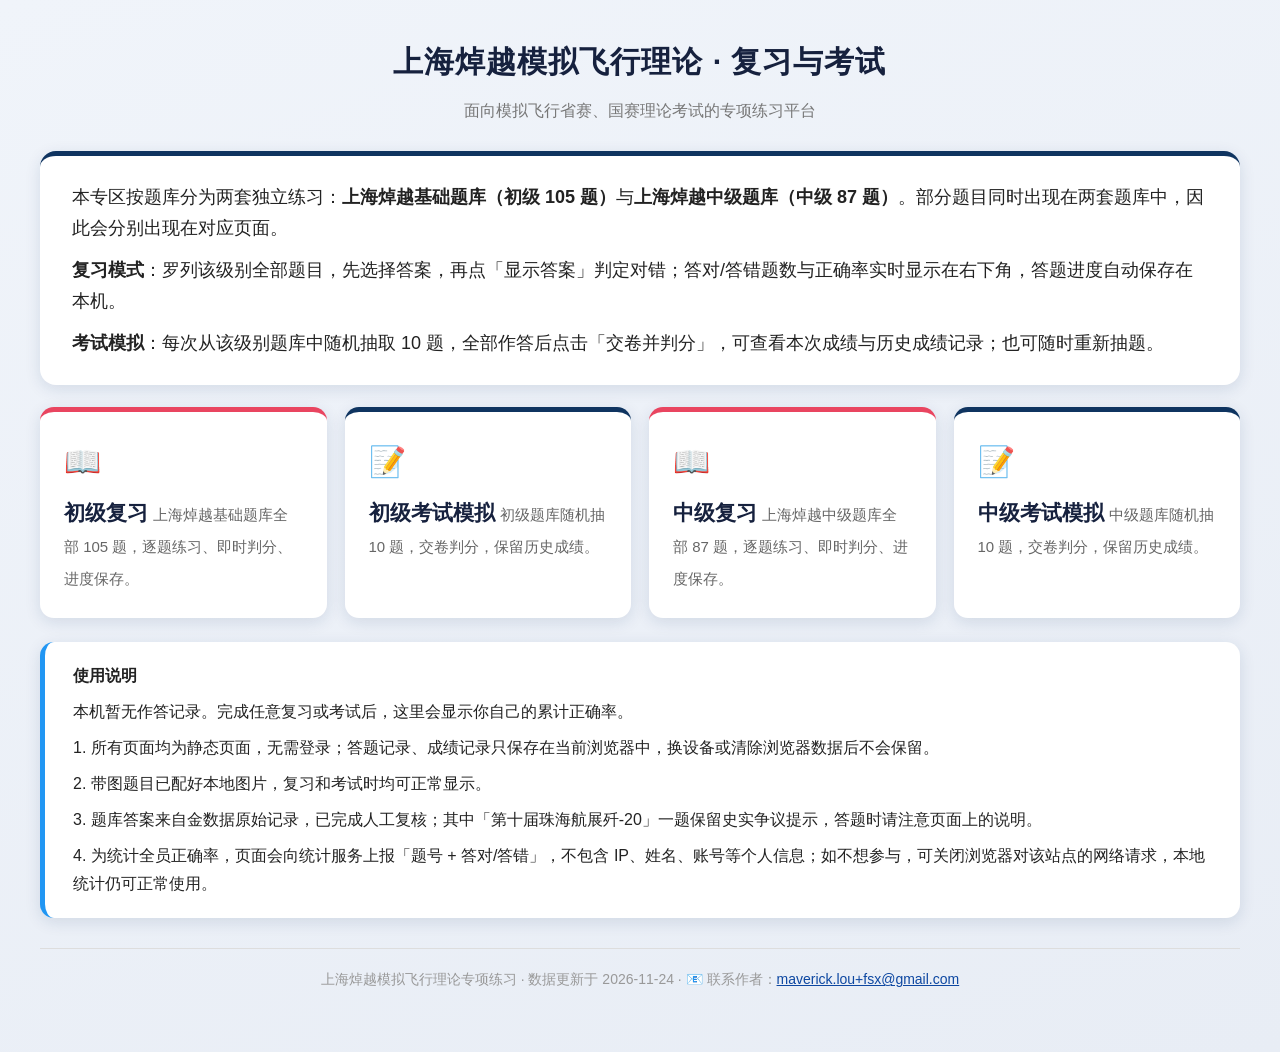
<file: index.html>
<!DOCTYPE html>
<html lang="zh-CN">
<head>
<meta charset="utf-8">
<meta name="viewport" content="width=device-width, initial-scale=1.0">
<title>上海焯越模拟飞行理论题库_初级中级复习与考试模拟</title>
<meta name="description" content="上海焯越模拟飞行理论题库，初级105题、中级87题，提供初级复习、中级复习、初级与中级考试模拟（随机10题、交卷判分、历史成绩记录）。在线刷题，移动端可用。">
<meta name="keywords" content="上海焯越,焯越模拟飞行,模拟飞行理论题库,模拟飞行初级题库,模拟飞行中级题库,模拟飞行复习,模拟飞行考试模拟,航空理论刷题,省赛国赛理论考试">
<link rel="canonical" href="https://fsxquiz.pages.dev/">
<meta property="og:type" content="website">
<meta property="og:site_name" content="上海焯越模拟飞行理论">
<meta property="og:title" content="上海焯越模拟飞行理论题库_初级中级复习与考试模拟">
<meta property="og:description" content="上海焯越模拟飞行理论题库，初级105题、中级87题，提供初级复习、中级复习、初级与中级考试模拟（随机10题、交卷判分、历史成绩记录）。在线刷题，移动端可用。">
<meta property="og:url" content="https://fsxquiz.pages.dev/">
<meta property="og:locale" content="zh_CN">
<meta name="twitter:card" content="summary">
<meta name="twitter:title" content="上海焯越模拟飞行理论题库_初级中级复习与考试模拟">
<meta name="twitter:description" content="上海焯越模拟飞行理论题库，初级105题、中级87题，提供初级复习、中级复习、初级与中级考试模拟（随机10题、交卷判分、历史成绩记录）。在线刷题，移动端可用。">
<meta name="theme-color" content="#0f3460">
<script type="application/ld+json">{"@context":"https://schema.org","@graph":[{"@type":"WebSite","@id":"https://fsxquiz.pages.dev/#website","url":"https://fsxquiz.pages.dev/","name":"上海焯越模拟飞行理论","description":"上海焯越模拟飞行理论题库，初级105题、中级87题，提供初级复习、中级复习、初级与中级考试模拟（随机10题、交卷判分、历史成绩记录）。在线刷题，移动端可用。","inLanguage":"zh-CN"},{"@type":"ItemList","itemListElement":[{"@type":"ListItem","position":1,"name":"初级复习","url":"https://fsxquiz.pages.dev/zhuoyue-junior-review.html"},{"@type":"ListItem","position":2,"name":"初级考试模拟","url":"https://fsxquiz.pages.dev/zhuoyue-junior-exam.html"},{"@type":"ListItem","position":3,"name":"中级复习","url":"https://fsxquiz.pages.dev/zhuoyue-intermediate-review.html"},{"@type":"ListItem","position":4,"name":"中级考试模拟","url":"https://fsxquiz.pages.dev/zhuoyue-intermediate-exam.html"}]}]}</script>
<link rel="stylesheet" href="zhuoyue-common.css">
</head>
<body>
<div class="container">
  <h1>上海焯越模拟飞行理论 · 复习与考试</h1>
  <div class="subtitle">面向模拟飞行省赛、国赛理论考试的专项练习平台</div>

  <div class="hero">
    <p>本专区按题库分为两套独立练习：<strong>上海焯越基础题库（初级 105 题）</strong>与<strong>上海焯越中级题库（中级 87 题）</strong>。部分题目同时出现在两套题库中，因此会分别出现在对应页面。</p>
    <p><strong>复习模式</strong>：罗列该级别全部题目，先选择答案，再点「显示答案」判定对错；答对/答错题数与正确率实时显示在右下角，答题进度自动保存在本机。</p>
    <p><strong>考试模拟</strong>：每次从该级别题库中随机抽取 10 题，全部作答后点击「交卷并判分」，可查看本次成绩与历史成绩记录；也可随时重新抽题。</p>
  </div>

  <div class="entry-grid">
    <a class="entry-card" href="zhuoyue-junior-review.html">
      <span class="icon">📖</span>
      <span class="name">初级复习</span>
      <span class="desc">上海焯越基础题库全部 105 题，逐题练习、即时判分、进度保存。</span>
    </a>
    <a class="entry-card exam" href="zhuoyue-junior-exam.html">
      <span class="icon">📝</span>
      <span class="name">初级考试模拟</span>
      <span class="desc">初级题库随机抽 10 题，交卷判分，保留历史成绩。</span>
    </a>
    <a class="entry-card" href="zhuoyue-intermediate-review.html">
      <span class="icon">📖</span>
      <span class="name">中级复习</span>
      <span class="desc">上海焯越中级题库全部 87 题，逐题练习、即时判分、进度保存。</span>
    </a>
    <a class="entry-card exam" href="zhuoyue-intermediate-exam.html">
      <span class="icon">📝</span>
      <span class="name">中级考试模拟</span>
      <span class="desc">中级题库随机抽 10 题，交卷判分，保留历史成绩。</span>
    </a>
  </div>

  <div class="note-box">
    <p><strong>使用说明</strong></p>
    <p id="local-stats"></p>
    <p>1. 所有页面均为静态页面，无需登录；答题记录、成绩记录只保存在当前浏览器中，换设备或清除浏览器数据后不会保留。</p>
    <p>2. 带图题目已配好本地图片，复习和考试时均可正常显示。</p>
    <p>3. 题库答案来自金数据原始记录，已完成人工复核；其中「第十届珠海航展歼-20」一题保留史实争议提示，答题时请注意页面上的说明。</p>
    <p>4. 为统计全员正确率，页面会向统计服务上报「题号 + 答对/答错」，不包含 IP、姓名、账号等个人信息；如不想参与，可关闭浏览器对该站点的网络请求，本地统计仍可正常使用。</p>
  </div>

  <div class="footer">上海焯越模拟飞行理论专项练习 · 数据更新于 2026-11-24 · 📧 联系作者：<a href="mailto:maverick.lou+fsx@gmail.com">maverick.lou+fsx@gmail.com</a></div>
</div>
<script src="zhuoyue-stats.js"></script>
</body>
</html>
</file>
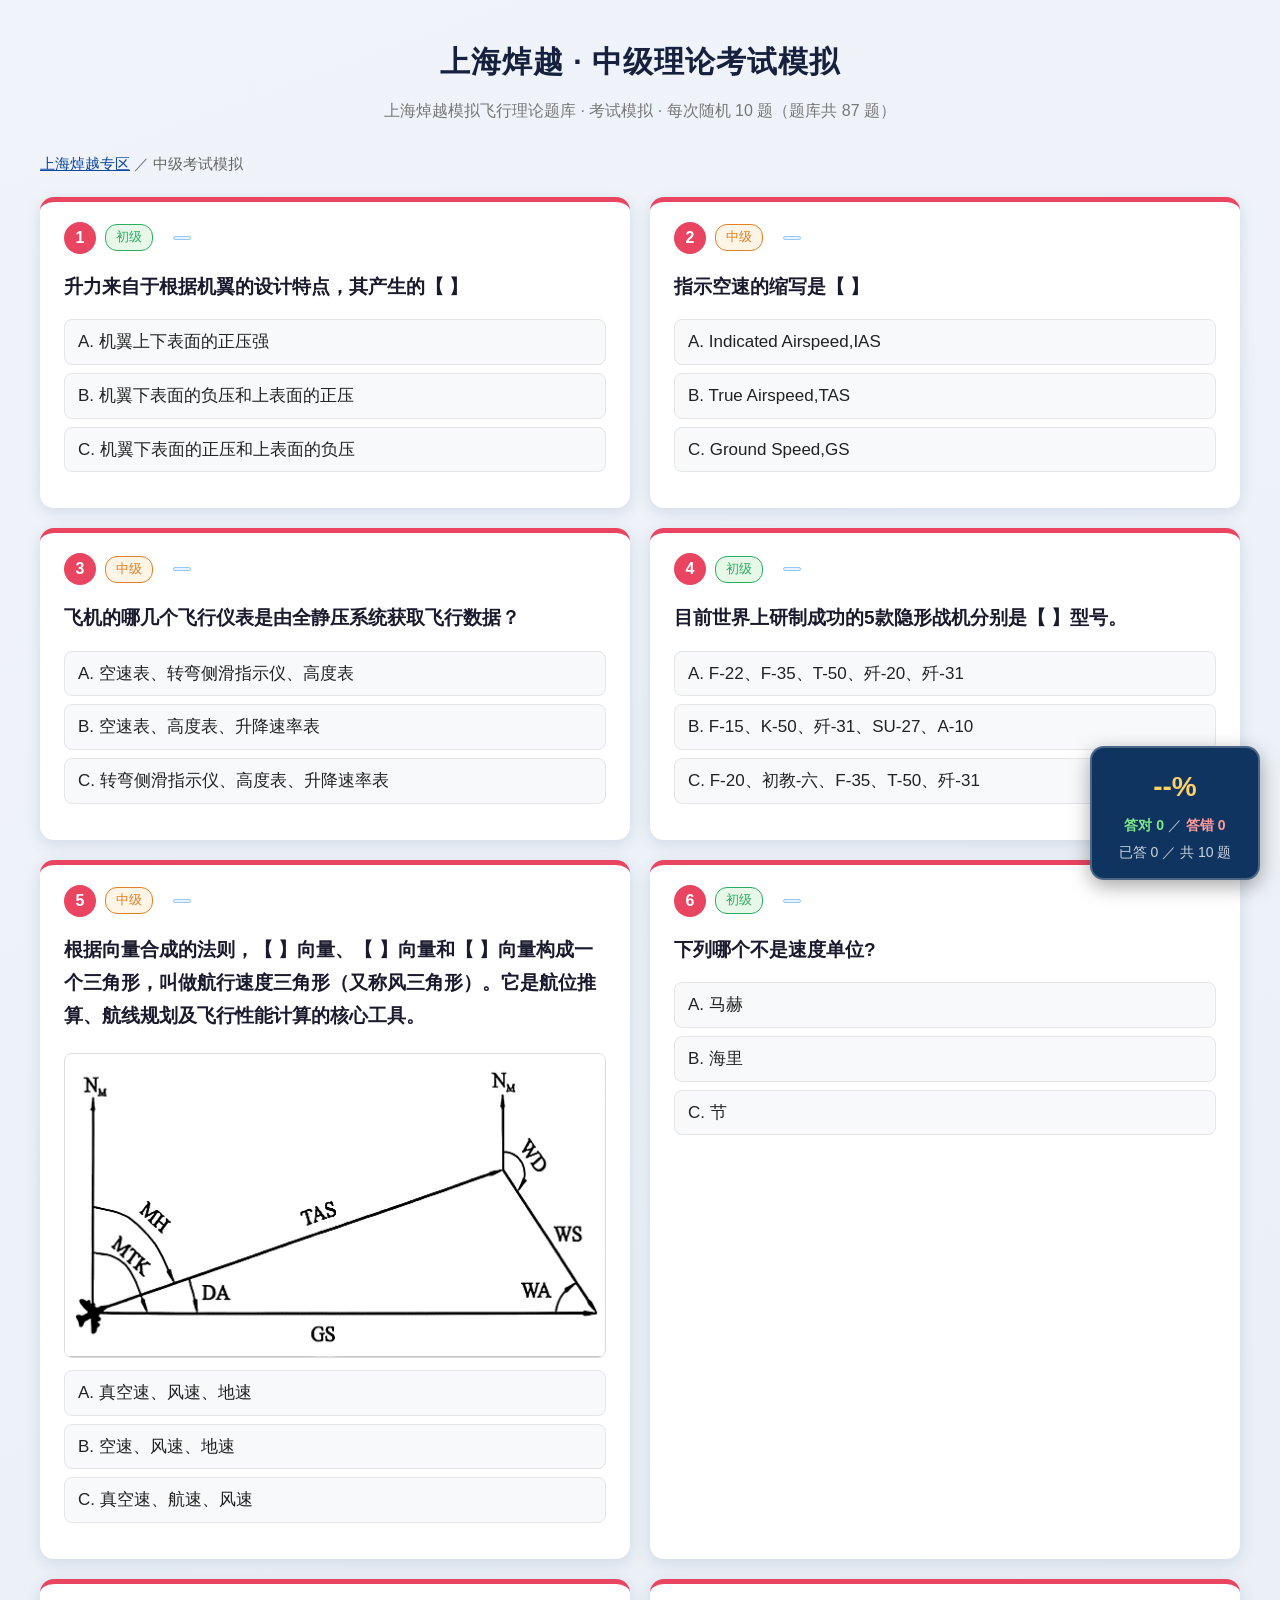
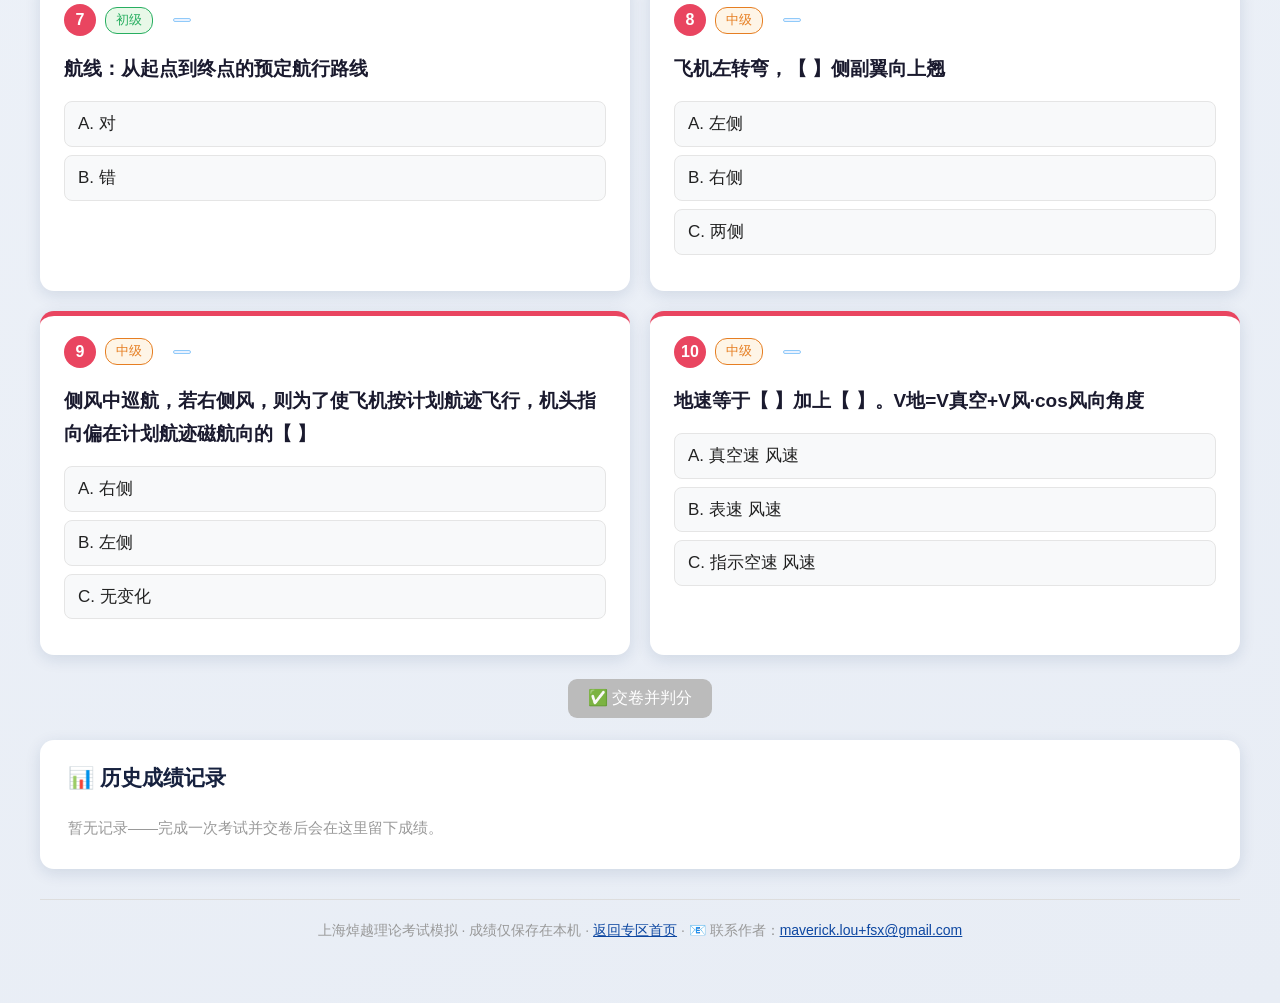
<file: zhuoyue-intermediate-exam.html>
<!DOCTYPE html>
<html lang="zh-CN">
<head>
<meta charset="utf-8">
<meta name="viewport" content="width=device-width, initial-scale=1.0">
<title>上海焯越模拟飞行理论_中级考试模拟_随机10题</title>
<meta name="description" content="上海焯越中级理论考试模拟，每次随机抽取10道题，交卷自动判分并显示历史成绩记录，适合中级理论考前自测。">
<meta name="keywords" content="上海焯越,焯越模拟飞行,模拟飞行理论题库,中级考试模拟,模拟飞行刷题,航空理论考试,省赛国赛理论考试,87题">
<link rel="canonical" href="https://fsxquiz.pages.dev/zhuoyue-intermediate-exam.html">
<meta property="og:type" content="website">
<meta property="og:site_name" content="上海焯越模拟飞行理论">
<meta property="og:title" content="上海焯越模拟飞行理论_中级考试模拟_随机10题">
<meta property="og:description" content="上海焯越中级理论考试模拟，每次随机抽取10道题，交卷自动判分并显示历史成绩记录，适合中级理论考前自测。">
<meta property="og:url" content="https://fsxquiz.pages.dev/zhuoyue-intermediate-exam.html">
<meta property="og:locale" content="zh_CN">
<meta name="twitter:card" content="summary">
<meta name="twitter:title" content="上海焯越模拟飞行理论_中级考试模拟_随机10题">
<meta name="twitter:description" content="上海焯越中级理论考试模拟，每次随机抽取10道题，交卷自动判分并显示历史成绩记录，适合中级理论考前自测。">
<meta name="theme-color" content="#0f3460">
<script type="application/ld+json">{"@context":"https://schema.org","@graph":[{"@type":"WebPage","@id":"https://fsxquiz.pages.dev/zhuoyue-intermediate-exam.html#webpage","url":"https://fsxquiz.pages.dev/zhuoyue-intermediate-exam.html","name":"中级考试模拟","description":"上海焯越中级理论考试模拟，每次随机抽取10道题，交卷自动判分并显示历史成绩记录，适合中级理论考前自测。","inLanguage":"zh-CN","isPartOf":{"@id":"https://fsxquiz.pages.dev/#website"}},{"@type":"BreadcrumbList","itemListElement":[{"@type":"ListItem","position":1,"name":"上海焯越模拟飞行理论","item":"https://fsxquiz.pages.dev/"},{"@type":"ListItem","position":2,"name":"中级考试模拟","item":"https://fsxquiz.pages.dev/zhuoyue-intermediate-exam.html"}]}]}</script>
<link rel="stylesheet" href="zhuoyue-common.css">
<style></style>
</head>
<body>
<div class="container">
<h1>上海焯越 · 中级理论考试模拟</h1>
<div class="subtitle">上海焯越模拟飞行理论题库 · 考试模拟 · 每次随机 10 题（题库共 87 题）</div>
<div class="top-bar">
  <span class="crumbs"><a href="index.html">上海焯越专区</a> ／ 中级考试模拟</span>
  
</div>
<div id="exam-grid" class="grid"></div>
<div class="btn-row">
  <button id="btn-submit" class="btn" onclick="submitExam()" disabled>✅ 交卷并判分</button>
  <button id="btn-new" class="btn secondary" onclick="newExam()" style="display:none">🔄 重新随机抽题</button>
</div>
<div id="summary" class="summary hidden"></div>
<div class="history-box"><h2>📊 历史成绩记录</h2><div id="history-content"></div></div>
<div class="footer">上海焯越理论考试模拟 · 成绩仅保存在本机 · <a href="index.html">返回专区首页</a> · 📧 联系作者：<a href="mailto:maverick.lou+fsx@gmail.com">maverick.lou+fsx@gmail.com</a></div>
<script type="application/json" id="qdata">[{"text":"襟翼、副翼、升降舵的英文是？","opts":[{"letter":"A","text":"flap aileron elevator","correct":true},{"letter":"B","text":"wing aileron rudder","correct":false},{"letter":"C","text":"flap aileron rudder","correct":false}],"letter":"A","answer":"flap aileron elevator","diff":"初级","img":"","warn":"","qid":"qb1a94ad7462e"},{"text":"升力来自于根据机翼的设计特点，其产生的【 】","opts":[{"letter":"A","text":"机翼上下表面的正压强","correct":false},{"letter":"B","text":"机翼下表面的负压和上表面的正压","correct":false},{"letter":"C","text":"机翼下表面的正压和上表面的负压","correct":true}],"letter":"C","answer":"机翼下表面的正压和上表面的负压","diff":"初级","img":"","warn":"","qid":"q34908aecef3d"},{"text":"航向：飞机横轴前方的指向【真航向True Heading,TH和 磁航向Magnetic Heading,MH】","opts":[{"letter":"A","text":"对","correct":false},{"letter":"B","text":"错","correct":true}],"letter":"B","answer":"错","diff":"初级","img":"","warn":"","qid":"qf0954609a19f"},{"text":"飞机水平协调转弯的时候，随着坡度的增加，飞机失速速度？","opts":[{"letter":"A","text":"减小","correct":false},{"letter":"B","text":"增大","correct":true},{"letter":"C","text":"不变","correct":false}],"letter":"B","answer":"增大","diff":"中级","img":"","warn":"","qid":"q89c922577e03"},{"text":"全静压系统，又称“空速管系统”，是指用来收集【 】的全压和静压，并把数据输送给飞行仪表和传感器。","opts":[{"letter":"A","text":"气压","correct":false},{"letter":"B","text":"气流","correct":true},{"letter":"C","text":"风速","correct":false}],"letter":"B","answer":"气流","diff":"中级","img":"images/intermediate/field_83_0.jpg","warn":"","qid":"q148acd58d301"},{"text":"航母着舰时挂住第【 】个阻拦索是最标准的。","opts":[{"letter":"A","text":"1","correct":false},{"letter":"B","text":"2","correct":false},{"letter":"C","text":"3","correct":true}],"letter":"C","answer":"3","diff":"中级","img":"","warn":"","qid":"qeff058ef7c42"},{"text":"最佳爬升率速度【 】是指飞机在爬升过程中能够获得最大高度增量的飞行速度。在这个速度下，飞机能够在最短时间内爬升到指定高度，而不考虑所需的水平距离。","opts":[{"letter":"A","text":"Vx","correct":false},{"letter":"B","text":"Vy","correct":true},{"letter":"C","text":"Va","correct":false}],"letter":"B","answer":"Vy","diff":"中级","img":"","warn":"","qid":"q3b0952b7e7a2"},{"text":"至少【 】颗卫星才能给GPS提供三维位置信息。","opts":[{"letter":"A","text":"2","correct":false},{"letter":"B","text":"3","correct":false},{"letter":"C","text":"4","correct":true}],"letter":"C","answer":"4","diff":"初级","img":"","warn":"","qid":"qdb095c53cda9"},{"text":"舰载机起飞和着舰时，航空母舰应当？","opts":[{"letter":"A","text":"向着风来向停止向前航行","correct":false},{"letter":"B","text":"向着风来向尽可能高速的向前航行","correct":true},{"letter":"C","text":"顺着风来向尽可能高速的向前航行","correct":false}],"letter":"B","answer":"向着风来向尽可能高速的向前航行","diff":"初级","img":"","warn":"","qid":"qe1661a4d96dd"},{"text":"当在【 】时，指示空速等于地速。","opts":[{"letter":"A","text":"海平面标准大气条件下","correct":false},{"letter":"B","text":"无风状态下","correct":true},{"letter":"C","text":"不可能","correct":false}],"letter":"B","answer":"无风状态下","diff":"中级","img":"","warn":"","qid":"q250fb6f0f7d9"},{"text":"起飞跑道航向320 ，则飞机在左起落航线四边的时候，航向是?","opts":[{"letter":"A","text":"230","correct":false},{"letter":"B","text":"050","correct":true},{"letter":"C","text":"140","correct":false}],"letter":"B","answer":"050","diff":"初级","img":"","warn":"","qid":"qebf557b352c0"},{"text":"extra300s飞机驾驶舱有几个座位？","opts":[{"letter":"A","text":"1","correct":true},{"letter":"B","text":"2","correct":false},{"letter":"C","text":"3","correct":false}],"letter":"A","answer":"1","diff":"初级","img":"","warn":"","qid":"qd56ab90e2cb1"},{"text":"【 】种天气现象被称为航空器的天敌?","opts":[{"letter":"A","text":"雷暴天气","correct":true},{"letter":"B","text":"大风天气","correct":false},{"letter":"C","text":"雾霾天气","correct":false}],"letter":"A","answer":"雷暴天气","diff":"初级","img":"","warn":"","qid":"q6b3f80f6ff90"},{"text":"飞机下降时，其迎角【 】","opts":[{"letter":"A","text":"大于零","correct":true},{"letter":"B","text":"小于零","correct":false},{"letter":"C","text":"等于零","correct":false}],"letter":"A","answer":"大于零","diff":"中级","img":"","warn":"","qid":"q434cf5a08a0d"},{"text":"目前世界上研制成功的5款隐形战机分别是【 】型号。","opts":[{"letter":"A","text":"F-22、F-35、T-50、歼-20、歼-31","correct":true},{"letter":"B","text":"F-15、K-50、歼-31、SU-27、A-10","correct":false},{"letter":"C","text":"F-20、初教-六、F-35、T-50、歼-31","correct":false}],"letter":"A","answer":"F-22、F-35、T-50、歼-20、歼-31","diff":"初级","img":"","warn":"","qid":"qdb1bc866bb0a"},{"text":"下列哪个代表滑行道F？","opts":[{"letter":"A","text":"taxi way F","correct":true},{"letter":"B","text":"taxi way E","correct":false},{"letter":"C","text":"runwayF","correct":false}],"letter":"A","answer":"taxi way F","diff":"初级","img":"","warn":"","qid":"q006d7df18ce3"},{"text":"螺旋桨的副作用有哪些？","opts":[{"letter":"A","text":"滑流扭转作用、反作用力矩、螺旋桨进动、对称载荷","correct":false},{"letter":"B","text":"滑流扭转作用、反作用力矩、螺旋桨进动、不对称载荷","correct":true},{"letter":"C","text":"滑流扭转作用、反作用力矩、螺旋桨效应、不对称载荷","correct":false}],"letter":"B","answer":"滑流扭转作用、反作用力矩、螺旋桨进动、不对称载荷","diff":"中级","img":"","warn":"","qid":"q15559b9a60b0"},{"text":"跑道编号为08，飞机处于该跑道的五边，当风向为100，风速10kts，使用航向法修正航迹保持在五边飞行时，飞机的纵轴指向在？","opts":[{"letter":"A","text":"跑道右侧","correct":true},{"letter":"B","text":"跑道方向","correct":false},{"letter":"C","text":"跑道左侧","correct":false}],"letter":"A","answer":"跑道右侧","diff":"中级","img":"","warn":"","qid":"q446cb7603b2c"},{"text":"【 】样的飞机不需要飞行员驾驶?","opts":[{"letter":"A","text":"固定翼飞机","correct":false},{"letter":"B","text":"自转固定翼飞机旋翼机","correct":false},{"letter":"C","text":"无人机","correct":true}],"letter":"C","answer":"无人机","diff":"初级","img":"","warn":"","qid":"qb067865a598c"},{"text":"雷达是靠【 】来探测到飞机的。","opts":[{"letter":"A","text":"微波","correct":false},{"letter":"B","text":"无线电波","correct":true},{"letter":"C","text":"声波","correct":false}],"letter":"B","answer":"无线电波","diff":"初级","img":"","warn":"","qid":"q3f20f3054e0d"},{"text":"Su33航母着舰项目中的航母是使用【 】方式使飞机起飞的？","opts":[{"letter":"A","text":"滑跃式","correct":true},{"letter":"B","text":"牵引钢索","correct":false},{"letter":"C","text":"火箭助推器","correct":false}],"letter":"A","answer":"滑跃式","diff":"中级","img":"","warn":"","qid":"q389db3f29528"},{"text":"建国初期的朝鲜战争中，中国人民空军使用的战斗机主战机型是？","opts":[{"letter":"A","text":"米格-15","correct":true},{"letter":"B","text":"米格-17","correct":false},{"letter":"C","text":"苏-27","correct":false}],"letter":"A","answer":"米格-15","diff":"初级","img":"","warn":"","qid":"qc828e1abab6e"},{"text":"飞机在什么情况下会发生失速？","opts":[{"letter":"A","text":"只会在速度小的时候","correct":false},{"letter":"B","text":"只会在速度大的时候","correct":false},{"letter":"C","text":"在任何速度的时候都有可能","correct":true}],"letter":"C","answer":"在任何速度的时候都有可能","diff":"初级","img":"","warn":"","qid":"qfb551342b695"},{"text":"我国自行研制的两款隐形战机分别是【 】型号。","opts":[{"letter":"A","text":"歼10、歼11","correct":false},{"letter":"B","text":"歼20、歼31","correct":true},{"letter":"C","text":"轰6、轰10","correct":false}],"letter":"B","answer":"歼20、歼31","diff":"初级","img":"","warn":"","qid":"q19c13c72b628"},{"text":"飞机在地面起飞滑跑阶段，如果是右侧风，则飞机会向（ ）偏转，需要踩（ ）舵进行修正。","opts":[{"letter":"A","text":"左 右","correct":false},{"letter":"B","text":"右 左","correct":true},{"letter":"C","text":"右 右","correct":false}],"letter":"B","answer":"右 左","diff":"中级","img":"","warn":"","qid":"qc46a8727a4d2"},{"text":"单发右旋螺旋桨发动机的飞机在起飞滑跑时， 机头会【 】","opts":[{"letter":"A","text":"向左偏转","correct":true},{"letter":"B","text":"向右偏转","correct":false},{"letter":"C","text":"无偏转","correct":false}],"letter":"A","answer":"向左偏转","diff":"中级","img":"","warn":"","qid":"qa5f33a8e8380"},{"text":"当飞机下降率不变，飞机地速越大，下降相同高度所飞过的地面投影距离则？","opts":[{"letter":"A","text":"一样","correct":false},{"letter":"B","text":"越长","correct":true},{"letter":"C","text":"越短","correct":false}],"letter":"B","answer":"越长","diff":"中级","img":"","warn":"","qid":"qeb3fad71bda5"},{"text":"为了减少左转弯的半径，可以在左压杆的同时【 】","opts":[{"letter":"A","text":"向前推杆","correct":false},{"letter":"B","text":"向后拉杆","correct":true},{"letter":"C","text":"向右蹬舵","correct":false}],"letter":"B","answer":"向后拉杆","diff":"中级","img":"","warn":"","qid":"qe769c41c507e"},{"text":"当姿态仪显示飞机仰角为10度，这时飞机的状态是【 】","opts":[{"letter":"A","text":"上升","correct":false},{"letter":"B","text":"下降","correct":false},{"letter":"C","text":"不确定","correct":true}],"letter":"C","answer":"不确定","diff":"初级","img":"","warn":"","qid":"qc55cee8aed77"},{"text":"AOA攻角(迎角)是指什么？","opts":[{"letter":"A","text":"飞机纵轴与地平线夹角","correct":false},{"letter":"B","text":"飞机横轴与天地线夹角","correct":false},{"letter":"C","text":"飞机机翼弦线与相对来流夹角","correct":true}],"letter":"C","answer":"飞机机翼弦线与相对来流夹角","diff":"初级","img":"","warn":"","qid":"qd04ab17917ca"},{"text":"在风的影响下，航迹和航线可能不一致，航迹线偏离航向线的角度叫做【 】","opts":[{"letter":"A","text":"偏航角（Yaw Angle）简称 偏航（YA）","correct":false},{"letter":"B","text":"偏流角（Draft Angle）简称 偏流（DA）","correct":true},{"letter":"C","text":"偏极角（Angle of Polarization）简称 偏极（AP）","correct":false}],"letter":"B","answer":"偏流角（Draft Angle）简称 偏流（DA）","diff":"初级","img":"","warn":"","qid":"q564a5a29108b"},{"text":"Su33航母着舰使用【 】软件平台。","opts":[{"letter":"A","text":"FC2","correct":true},{"letter":"B","text":"FSX","correct":false},{"letter":"C","text":"DCS","correct":false}],"letter":"A","answer":"FC2","diff":"中级","img":"","warn":"","qid":"qa623700f8855"},{"text":"一“马赫”是【 】","opts":[{"letter":"A","text":"表示每小时多少海里","correct":false},{"letter":"B","text":"表示每小时多少公里","correct":false},{"letter":"C","text":"表示声音一小时所传播的距离","correct":true}],"letter":"C","answer":"表示声音一小时所传播的距离","diff":"中级","img":"","warn":"","qid":"qc18f32a28853"},{"text":"飞机的哪几个飞行仪表是由全静压系统获取飞行数据？","opts":[{"letter":"A","text":"空速表、转弯侧滑指示仪、高度表","correct":false},{"letter":"B","text":"空速表、高度表、升降速率表","correct":true},{"letter":"C","text":"转弯侧滑指示仪、高度表、升降速率表","correct":false}],"letter":"B","answer":"空速表、高度表、升降速率表","diff":"中级","img":"","warn":"","qid":"qf90bb6d9fc8b"},{"text":"在不同的地方和不同季节，太阳光照时间不一样，所以，在实际工作中，往往在能见度低于【 】时，就会将机场跑道两侧的导航灯亮起，开始按夜航标准进行管制。","opts":[{"letter":"A","text":"500 m","correct":false},{"letter":"B","text":"1 km","correct":false},{"letter":"C","text":"2 km","correct":true},{"letter":"D","text":"5 km","correct":false}],"letter":"C","answer":"2 km","diff":"中级","img":"","warn":"","qid":"q17d146c440d9"},{"text":"飞机坡度增加失速速度【 】","opts":[{"letter":"A","text":"减小","correct":false},{"letter":"B","text":"增加","correct":true},{"letter":"C","text":"不变","correct":false}],"letter":"B","answer":"增加","diff":"中级","img":"","warn":"","qid":"q64325bdee78d"},{"text":"飞机速度不变，在失速临界迎角之前，飞机的升力随着迎角的增加而？","opts":[{"letter":"A","text":"增加","correct":true},{"letter":"B","text":"减小","correct":false},{"letter":"C","text":"不变","correct":false}],"letter":"A","answer":"增加","diff":"中级","img":"","warn":"","qid":"qe9414ae5c3ed"},{"text":"飞机能在太空中飞行吗？","opts":[{"letter":"A","text":"不能，只能在地球的大气层内飞行","correct":true},{"letter":"B","text":"能","correct":false},{"letter":"C","text":"不能，因为发动机效率不高","correct":false}],"letter":"A","answer":"不能，只能在地球的大气层内飞行","diff":"初级","img":"","warn":"","qid":"q3b27f478937c"},{"text":"逆风飞行会增加还是减小地速【 】","opts":[{"letter":"A","text":"增加","correct":false},{"letter":"B","text":"无影响","correct":false},{"letter":"C","text":"减小","correct":true}],"letter":"C","answer":"减小","diff":"中级","img":"","warn":"","qid":"qad76a935de68"},{"text":"高度越高，相同表速下，真空速越【 】","opts":[{"letter":"A","text":"大","correct":true},{"letter":"B","text":"小","correct":false},{"letter":"C","text":"不变","correct":false}],"letter":"A","answer":"大","diff":"中级","img":"","warn":"","qid":"qde52bafa409a"},{"text":"飞机飞行的航向为360，此时风速风向为180/20节，飞机真空速为100kts ，则地速为？","opts":[{"letter":"A","text":"110kts","correct":false},{"letter":"B","text":"120kts","correct":true},{"letter":"C","text":"90kts","correct":false}],"letter":"B","answer":"120kts","diff":"中级","img":"","warn":"","qid":"q4553004c1a06"},{"text":"航向330是哪个方向？","opts":[{"letter":"A","text":"西北","correct":true},{"letter":"B","text":"西南","correct":false},{"letter":"C","text":"东北","correct":false}],"letter":"A","answer":"西北","diff":"初级","img":"","warn":"","qid":"q5946b53dd16e"},{"text":"最佳爬升角速度【 】是指飞机在给定的水平距离内可以获得最高高度的速度。随着高度的增加，最佳爬升角速度通常会缓慢增加，这是因为随着高度增加，空气密度降低，发动机可用推力减小，为维持最大爬升角，需提高指示空速以补偿推力下降，因此Vx增大。单选题","opts":[{"letter":"A","text":"Vx","correct":true},{"letter":"B","text":"Vy","correct":false},{"letter":"C","text":"Va","correct":false}],"letter":"A","answer":"Vx","diff":"中级","img":"","warn":"","qid":"qa7b4a290ca6d"},{"text":"在我国，正规的模拟飞行各类赛事官方主办单位为中国航空运动协会，中国航协的缩写是【 】","opts":[{"letter":"A","text":"ASFC","correct":true},{"letter":"B","text":"AOPA","correct":false},{"letter":"C","text":"FAA","correct":false}],"letter":"A","answer":"ASFC","diff":"初级","img":"","warn":"","qid":"qe6017fc224d5"},{"text":"地速的缩写是【 】","opts":[{"letter":"A","text":"Indicated Airspeed,IAS","correct":false},{"letter":"B","text":"True Airspeed,TAS","correct":false},{"letter":"C","text":"Ground Speed,GS","correct":true}],"letter":"C","answer":"Ground Speed,GS","diff":"中级","img":"","warn":"","qid":"q92ac3e8e292e"},{"text":"美国研制的两款隐形战机是【 】型号。","opts":[{"letter":"A","text":"J-10、J-31","correct":false},{"letter":"B","text":"F-22、F-35","correct":true},{"letter":"C","text":"T-50、SU-30","correct":false}],"letter":"B","answer":"F-22、F-35","diff":"初级","img":"","warn":"","qid":"q2759bc7fe7d7"},{"text":"飞机以60度坡度水平协调转弯时，人承受【 】G 过载。","opts":[{"letter":"A","text":"3","correct":false},{"letter":"B","text":"2","correct":true},{"letter":"C","text":"1","correct":false}],"letter":"B","answer":"2","diff":"中级","img":"","warn":"","qid":"q0fe27f02d560"},{"text":"按照国际惯例，每日太阳落下的【 】小时之前到次日太阳升起的【 】小时之后，称为夜航时间","opts":[{"letter":"A","text":"0.5","correct":true},{"letter":"B","text":"1","correct":false},{"letter":"C","text":"1.5","correct":false},{"letter":"D","text":"2","correct":false}],"letter":"A","answer":"0.5","diff":"初级","img":"","warn":"","qid":"q4a3fde5fdb67"},{"text":"下列哪个不是速度单位?","opts":[{"letter":"A","text":"马赫","correct":false},{"letter":"B","text":"海里","correct":true},{"letter":"C","text":"节","correct":false}],"letter":"B","answer":"海里","diff":"初级","img":"","warn":"","qid":"qf09525f11372"},{"text":"当塞斯纳172飞行时，使用配平向下转动，使得飞机获得相当于拉杆的效果，则位于升降舵后缘的配平调整片？","opts":[{"letter":"A","text":"向下偏转","correct":true},{"letter":"B","text":"向上偏转","correct":false},{"letter":"C","text":"不一定","correct":false}],"letter":"A","answer":"向下偏转","diff":"初级","img":"","warn":"","qid":"qdea7d98d7a0d"},{"text":"俄罗斯研制的一款隐形战机是【 】型号.","opts":[{"letter":"A","text":"T-50","correct":true},{"letter":"B","text":"F-22","correct":false},{"letter":"C","text":"J-20","correct":false}],"letter":"A","answer":"T-50","diff":"初级","img":"","warn":"","qid":"q120a39016dd7"},{"text":"当飞机处于倒飞状态时，向后拉杆飞机会【 】","opts":[{"letter":"A","text":"增加高度","correct":false},{"letter":"B","text":"向左飞行","correct":false},{"letter":"C","text":"降低高度","correct":true}],"letter":"C","answer":"降低高度","diff":"中级","img":"","warn":"","qid":"q769f701962db"},{"text":"为了让飞机机头下俯，需要将操纵杆【 】","opts":[{"letter":"A","text":"后拉","correct":false},{"letter":"B","text":"前推","correct":true},{"letter":"C","text":"中置不动","correct":false}],"letter":"B","answer":"前推","diff":"初级","img":"","warn":"","qid":"q1db4025b9a20"},{"text":"大型客机使用哪些导航方式【 】","opts":[{"letter":"A","text":"惯性导航、无线电、GPS","correct":true},{"letter":"B","text":"地形匹配导航、无线电、GPS","correct":false},{"letter":"C","text":"星空导航、罗盘导航、GPS","correct":false}],"letter":"A","answer":"惯性导航、无线电、GPS","diff":"初级","img":"","warn":"","qid":"qd0b96f2cecfd"},{"text":".航母着舰时飞机靠【 】钩住阻拦索。","opts":[{"letter":"A","text":"着舰钩","correct":true},{"letter":"B","text":"前起落架","correct":false},{"letter":"C","text":"主起落架","correct":false}],"letter":"A","answer":"着舰钩","diff":"中级","img":"","warn":"","qid":"q54ec3b062644"},{"text":"航线：从起点到终点的预定航行路线","opts":[{"letter":"A","text":"对","correct":true},{"letter":"B","text":"错","correct":false}],"letter":"A","answer":"对","diff":"初级","img":"","warn":"","qid":"qb8b5c665514c"},{"text":"舰载飞机是指【 】","opts":[{"letter":"A","text":"以航空母舰为起降基地的军用飞机","correct":true},{"letter":"B","text":"安装在航空母舰上的飞行装置","correct":false},{"letter":"C","text":"携带火箭的飞机","correct":false}],"letter":"A","answer":"以航空母舰为起降基地的军用飞机","diff":"初级","img":"","warn":"","qid":"q549462965649"},{"text":"本场五边竞赛时，地面效应会【 】升力。","opts":[{"letter":"A","text":"增加","correct":true},{"letter":"B","text":"减小","correct":false},{"letter":"C","text":"保持","correct":false}],"letter":"A","answer":"增加","diff":"中级","img":"","warn":"","qid":"q4bccd159eefe"},{"text":"指示空速的缩写是【 】","opts":[{"letter":"A","text":"Indicated Airspeed,IAS","correct":true},{"letter":"B","text":"True Airspeed,TAS","correct":false},{"letter":"C","text":"Ground Speed,GS","correct":false}],"letter":"A","answer":"Indicated Airspeed,IAS","diff":"中级","img":"","warn":"","qid":"q615788b39091"},{"text":"转弯侧滑仪指示小飞机右倾，小球偏右，表示飞机【 】","opts":[{"letter":"A","text":"内侧滑","correct":true},{"letter":"B","text":"外侧滑","correct":false},{"letter":"C","text":"无侧滑","correct":false}],"letter":"A","answer":"内侧滑","diff":"初级","img":"","warn":"","qid":"q9db5b0bb60c4"},{"text":"地速等于【 】加上【 】。V地=V真空+V风·cos风向角度","opts":[{"letter":"A","text":"真空速 风速","correct":true},{"letter":"B","text":"表速 风速","correct":false},{"letter":"C","text":"指示空速 风速","correct":false}],"letter":"A","answer":"真空速 风速","diff":"中级","img":"","warn":"","qid":"q8ce3f0908f3b"},{"text":"当操纵杆（盘）向左压，飞机向左横滚运动，则左侧副翼【 】右侧副翼【 】","opts":[{"letter":"A","text":"向上 向上","correct":false},{"letter":"B","text":"向上 向下","correct":true},{"letter":"C","text":"向下 向上","correct":false}],"letter":"B","answer":"向上 向下","diff":"初级","img":"","warn":"","qid":"qba5cc93130d2"},{"text":"航迹：飞机相对地面运动所经过的路线【真航迹角TTK和 磁航迹角MTK】","opts":[{"letter":"A","text":"对","correct":true},{"letter":"B","text":"错","correct":false}],"letter":"A","answer":"对","diff":"初级","img":"","warn":"","qid":"qff4d3868e73c"},{"text":"飞机左转弯，【 】侧副翼向上翘","opts":[{"letter":"A","text":"左侧","correct":true},{"letter":"B","text":"右侧","correct":false},{"letter":"C","text":"两侧","correct":false}],"letter":"A","answer":"左侧","diff":"中级","img":"","warn":"","qid":"q0989fb0bdb01"},{"text":"前三点起落架飞机着陆时，应当哪个起落架先接地?","opts":[{"letter":"A","text":"前起落架","correct":false},{"letter":"B","text":"后主起落架","correct":true},{"letter":"C","text":"前后起落架同时","correct":false}],"letter":"B","answer":"后主起落架","diff":"初级","img":"","warn":"","qid":"q76b17b829f80"},{"text":"根据向量合成的法则，【 】向量、【 】向量和【 】向量构成一个三角形，叫做航行速度三角形（又称风三角形）。它是航位推算、航线规划及飞行性能计算的核心工具。","opts":[{"letter":"A","text":"真空速、风速、地速","correct":true},{"letter":"B","text":"空速、风速、地速","correct":false},{"letter":"C","text":"真空速、航速、风速","correct":false}],"letter":"A","answer":"真空速、风速、地速","diff":"中级","img":"images/intermediate/field_88_0.png","warn":"","qid":"q6ecbaac47927"},{"text":"地面效应的作用范围为机身距离地面【 】","opts":[{"letter":"A","text":"一个翼展以外","correct":false},{"letter":"B","text":"两个翼展以内","correct":false},{"letter":"C","text":"一个翼展以内","correct":true}],"letter":"C","answer":"一个翼展以内","diff":"中级","img":"","warn":"","qid":"q0085681491c7"},{"text":"飞机是靠【 】产生升力的。","opts":[{"letter":"A","text":"机翼","correct":true},{"letter":"B","text":"发动机","correct":false},{"letter":"C","text":"尾翼","correct":false}],"letter":"A","answer":"机翼","diff":"初级","img":"","warn":"","qid":"q0b03905ea062"},{"text":"当在空中看到一架飞机在远处，机翼上在我们的左侧方位是绿色的灯光，我们的右侧方位是红色灯光，则该飞机的飞行方向是？","opts":[{"letter":"A","text":"与我们同向飞行","correct":false},{"letter":"B","text":"从我方右侧飞向左侧","correct":false},{"letter":"C","text":"与我们相对飞行","correct":true}],"letter":"C","answer":"与我们相对飞行","diff":"初级","img":"","warn":"","qid":"qd1d1dd0ac977"},{"text":"ASFC官方全国性模拟飞行锦标赛本场五边争霸赛中会加入侧风，侧风大小的范围是【 】","opts":[{"letter":"A","text":"10-20节","correct":false},{"letter":"B","text":"5-15节","correct":true},{"letter":"C","text":"15-30节","correct":false}],"letter":"B","answer":"5-15节","diff":"中级","img":"","warn":"","qid":"q052f0bbf5668"},{"text":"当在【 】时，指示空速等于真空速。","opts":[{"letter":"A","text":"海平面标准大气条件下","correct":true},{"letter":"B","text":"无风状态下","correct":false},{"letter":"C","text":"不可能","correct":false}],"letter":"A","answer":"海平面标准大气条件下","diff":"中级","img":"","warn":"","qid":"q8d1b59f2c79f"},{"text":"一般表示飞行器速度的单位是【 】","opts":[{"letter":"A","text":"马赫","correct":true},{"letter":"B","text":"节","correct":false},{"letter":"C","text":"千米/小时","correct":false}],"letter":"A","answer":"马赫","diff":"初级","img":"","warn":"","qid":"q7a1d6a6c1048"},{"text":"本场五边争霸赛中，第三边的标准飞行高度是【 】英尺。","opts":[{"letter":"A","text":"500","correct":false},{"letter":"B","text":"800","correct":false},{"letter":"C","text":"1100","correct":true}],"letter":"C","answer":"1100","diff":"中级","img":"","warn":"","qid":"qd599a9ea9f17"},{"text":"右转螺旋桨飞机，螺旋桨滑流使飞机有向什么方向转动的趋势？","opts":[{"letter":"A","text":"绕立轴向右偏转，绕纵轴向左滚转","correct":false},{"letter":"B","text":"绕立轴向左偏转，绕纵轴向右滚转","correct":false},{"letter":"C","text":"绕立轴向左偏转，绕纵轴向左滚转","correct":true}],"letter":"C","answer":"绕立轴向左偏转，绕纵轴向左滚转","diff":"中级","img":"","warn":"","qid":"q2e006a522055"},{"text":"在指示空速一定的情况下，高度增加，空气密度降低，真空速【 】","opts":[{"letter":"A","text":"增加","correct":true},{"letter":"B","text":"减小","correct":false},{"letter":"C","text":"不变","correct":false}],"letter":"A","answer":"增加","diff":"中级","img":"","warn":"","qid":"qd711f7ad66e9"},{"text":"人类用来探测和发现飞机的主要仪器是【 】","opts":[{"letter":"A","text":"雷达","correct":true},{"letter":"B","text":"声呐","correct":false},{"letter":"C","text":"红外线","correct":false}],"letter":"A","answer":"雷达","diff":"初级","img":"","warn":"","qid":"q68edf973e352"},{"text":"当飞机在大坡度转弯中发生了失速时，改出失速的最重要动作是？","opts":[{"letter":"A","text":"迅速改平坡度","correct":false},{"letter":"B","text":"向前顶杆减小迎角","correct":true},{"letter":"C","text":"增加发动机功率","correct":false}],"letter":"B","answer":"向前顶杆减小迎角","diff":"中级","img":"","warn":"","qid":"qa2cfd0aa549c"},{"text":"“超音速战机”是指【 】","opts":[{"letter":"A","text":"指飞行声音大的战斗机","correct":false},{"letter":"B","text":"指飞行速度超过声音传播速度的战斗机","correct":true},{"letter":"C","text":"指飞行速度超过光速的战斗机","correct":false}],"letter":"B","answer":"指飞行速度超过声音传播速度的战斗机","diff":"中级","img":"","warn":"","qid":"q2657791cc341"},{"text":"真空速的缩写是【 】","opts":[{"letter":"A","text":"Indicated Airspeed,IAS","correct":false},{"letter":"B","text":"True Airspeed,TAS","correct":true},{"letter":"C","text":"Ground Speed,GS","correct":false}],"letter":"B","answer":"True Airspeed,TAS","diff":"中级","img":"","warn":"","qid":"q193deb2c6f94"},{"text":"侧风中巡航，若右侧风，则为了使飞机按计划航迹飞行，机头指向偏在计划航迹磁航向的【 】","opts":[{"letter":"A","text":"右侧","correct":true},{"letter":"B","text":"左侧","correct":false},{"letter":"C","text":"无变化","correct":false}],"letter":"A","answer":"右侧","diff":"中级","img":"","warn":"","qid":"q5d5b8a2693db"},{"text":"飞机的坡度增加，升力的垂直分量【 】","opts":[{"letter":"A","text":"增大","correct":false},{"letter":"B","text":"减小","correct":true},{"letter":"C","text":"保持不变","correct":false}],"letter":"B","answer":"减小","diff":"中级","img":"","warn":"","qid":"q0cd64170e7fe"},{"text":"本场五边训练中跑道入口处设定了最低高度，飞机不得低于【 】英尺飞跃跑道入口。","opts":[{"letter":"A","text":"30","correct":false},{"letter":"B","text":"40","correct":false},{"letter":"C","text":"50","correct":true}],"letter":"C","answer":"50","diff":"中级","img":"","warn":"","qid":"qf151713ec883"},{"text":"飞机在空中飞行时害怕遇上飞行小鸟最重要的原因是【 】","opts":[{"letter":"A","text":"小鸟撞破驾驶舱玻璃","correct":false},{"letter":"B","text":"小鸟容易被吸入飞机的发动机，造成飞机的故障","correct":true},{"letter":"C","text":"驾驶员害怕小鸟撞伤自己","correct":false}],"letter":"B","answer":"小鸟容易被吸入飞机的发动机，造成飞机的故障","diff":"初级","img":"","warn":"","qid":"qcd7c50c4b1ed"},{"text":"飞行中遇到左侧滑，机头【 】","opts":[{"letter":"A","text":"左偏","correct":false},{"letter":"B","text":"右偏","correct":true},{"letter":"C","text":"不偏","correct":false}],"letter":"B","answer":"右偏","diff":"中级","img":"","warn":"","qid":"qf91c294a0fcd"},{"text":"第十届珠海航展上参展的一款由我国自行研制的隐形战机是【 】型号。","opts":[{"letter":"A","text":"歼20","correct":true},{"letter":"B","text":"歼11","correct":false},{"letter":"C","text":"轰10","correct":false}],"letter":"A","answer":"歼20","diff":"中级","img":"","warn":"⚠ 史实争议：歼-20 并非在第十届（2014年）珠海航展推出，首次公开亮相为 2016 年第十一届珠海航展；题库答案以金数据为准。","qid":"q8d3b45265b7d"},{"text":"飞机是逆风还是顺风起飞？","opts":[{"letter":"A","text":"顺风","correct":false},{"letter":"B","text":"逆风","correct":true},{"letter":"C","text":"都可以","correct":false}],"letter":"B","answer":"逆风","diff":"初级","img":"","warn":"","qid":"q1c7175fc5b8d"},{"text":"采用单发右旋螺旋桨发动机的飞机在起飞前滑跑时易【 】","opts":[{"letter":"A","text":"向左偏转","correct":true},{"letter":"B","text":"向右偏转","correct":false},{"letter":"C","text":"无偏转","correct":false}],"letter":"A","answer":"向左偏转","diff":"中级","img":"","warn":"","qid":"q977ddaccc569"}]</script>
</div>
<div class="score-float">
  <div class="score-num" id="score-pct">--%</div>
  <div class="score-detail"><span class="score-ok" id="score-ok">答对 0</span> ／ <span class="score-no" id="score-no">答错 0</span></div>
  <div class="score-detail" id="score-extra">共 0 题</div>
</div>
<button id="back-top" class="back-top" type="button" title="回到顶部" aria-label="回到顶部" onclick="scrollToTop()">⬆</button>
<script src="zhuoyue-stats.js"></script>
<script>
// 回顶部按钮
window.addEventListener('scroll', function() {
  var btn = document.getElementById('back-top');
  if (btn) btn.classList.toggle('show', window.scrollY > 400);
});
function scrollToTop() { window.scrollTo({ top: 0, behavior: 'smooth' }); }

var DATA=JSON.parse(document.getElementById('qdata').textContent);
var SKEY='zhuoyue_exam_intermediate_state_v1', HKEY='zhuoyue_exam_intermediate_history_v1';
var state=null;
function loadState(){ try{return JSON.parse(sessionStorage.getItem(SKEY)||'null');}catch(e){return null;} }
function saveState(){ try{sessionStorage.setItem(SKEY,JSON.stringify(state));}catch(e){} }
function sample(){
  var a=DATA.map(function(_,i){return i;});
  for(var i=a.length-1;i>0;i--){var j=Math.floor(Math.random()*(i+1));var t=a[i];a[i]=a[j];a[j]=t;}
  return a.slice(0,10);
}
if(!state || !state.ids || state.ids.length!==10) state={ids:sample(),chosen:{},submitted:false,ts:Date.now()};
function esc(s){return String(s).replace(/&/g,'&amp;').replace(/</g,'&lt;').replace(/>/g,'&gt;').replace(/"/g,'&quot;');}
function render(){
  var html='';
  state.ids.forEach(function(qi,pos){
    var q=DATA[qi], chosen=state.chosen[qi]||'';
    var diff=q.diff==='中级'?'<span class="q-diff mid">中级</span>':'<span class="q-diff">初级</span>';
    html+='<div class="q-card" data-pos="'+pos+'" data-qid="'+q.qid+'"><div class="q-top"><span class="q-num">'+(pos+1)+'</span>'+diff+'<span class="q-status"></span><span class="q-stat" data-qid="'+q.qid+'"></span></div><div class="q-text">'+esc(q.text)+'</div>';
    if(q.img) html+='<img class="qimg" src="'+esc(q.img)+'" alt="题目配图">';
    if(q.warn) html+='<div class="q-warn">'+esc(q.warn)+'</div>';
    q.opts.forEach(function(o){
      var cls='opt';
      if(state.submitted){ if(o.correct) cls+=' opt-correct'; if(chosen===o.letter && !o.correct) cls+=' opt-wrong'; }
      else if(chosen===o.letter) cls+=' opt-selected';
      html+='<div class="'+cls+'" data-letter="'+o.letter+'" onclick="pickOpt(this)">'+o.letter+'. '+esc(o.text)+'</div>';
    });
    html+='<div class="ans-area"><div class="ans-reveal'+(state.submitted?' show':'')+'">';
    if(state.submitted) html+= (chosen===q.letter?'✓ 答对了！':'✗ 答错了！')+' 正确答案：<span class="correct-text">'+q.letter+'（'+esc(q.answer)+'）</span>';
    html+='</div></div></div>';
  });
  document.getElementById('exam-grid').innerHTML=html;
  updateScore();
}
function pickOpt(el){
  if(state.submitted) return;
  var card=el.closest('.q-card'), pos=parseInt(card.dataset.pos,10), qi=state.ids[pos];
  state.chosen[qi]=el.dataset.letter; saveState(); render();
}
function updateScore(){
  var answered=0, ok=0, no=0;
  state.ids.forEach(function(qi){
    if(state.submitted){ if(state.chosen[qi]===DATA[qi].letter) ok++; else no++; }
    else if(state.chosen[qi]) answered++;
  });
  document.getElementById('score-pct').textContent=state.submitted?Math.round(ok/10*100)+'%':'--%';
  document.getElementById('score-ok').textContent='答对 '+ok;
  document.getElementById('score-no').textContent='答错 '+(state.submitted?no:0);
  document.getElementById('score-extra').textContent=state.submitted?'共 10 题':'已答 '+answered+' ／ 共 10 题';
  document.getElementById('btn-submit').disabled=state.submitted || !state.ids.every(function(qi){return !!state.chosen[qi];});
  document.getElementById('btn-new').style.display=state.submitted?'':'none';
}
function submitExam(){
  if(state.submitted) return;
  state.submitted=true; state.ts=Date.now(); saveState();
  var ok=0,no=0;
  state.ids.forEach(function(qi){ var right=state.chosen[qi]===DATA[qi].letter; if(right) ok++; else no++;
    Stats.record(DATA[qi].qid, right); });
  var hist=[]; try{hist=JSON.parse(localStorage.getItem(HKEY)||'[]');}catch(e){}
  var d=new Date(), p=function(n){return n<10?'0'+n:''+n;};
  hist.push({time:d.getFullYear()+'-'+p(d.getMonth()+1)+'-'+p(d.getDate())+' '+p(d.getHours())+':'+p(d.getMinutes()),correct:ok,wrong:no,pct:Math.round(ok/10*100)});
  try{localStorage.setItem(HKEY,JSON.stringify(hist));}catch(e){}
  document.getElementById('summary').className='summary';
  document.getElementById('summary').innerHTML='<strong>本次成绩：答对 '+ok+' 题，答错 '+no+' 题，正确率 '+Math.round(ok/10*100)+'%</strong>　（历史成绩记录已更新）';
  render(); renderHistory();
}
function newExam(){ state={ids:sample(),chosen:{},submitted:false,ts:Date.now()}; saveState();
  document.getElementById('summary').className='summary hidden'; render(); window.scrollTo({top:0,behavior:'smooth'}); }
function renderHistory(){
  var hist=[]; try{hist=JSON.parse(localStorage.getItem(HKEY)||'[]');}catch(e){}
  var box=document.getElementById('history-content');
  if(!hist.length){ box.innerHTML='<div class="history-empty">暂无记录——完成一次考试并交卷后会在这里留下成绩。</div>'; return; }
  var h='<table><tr><th>时间</th><th>答对</th><th>答错</th><th>正确率</th></tr>';
  hist.slice().reverse().forEach(function(r){ h+='<tr><td>'+esc(r.time)+'</td><td>'+r.correct+'</td><td>'+r.wrong+'</td><td><strong>'+r.pct+'%</strong></td></tr>'; });
  box.innerHTML=h+'</table>';
}
render(); renderHistory();
</script>
</body>
</html>
</file>
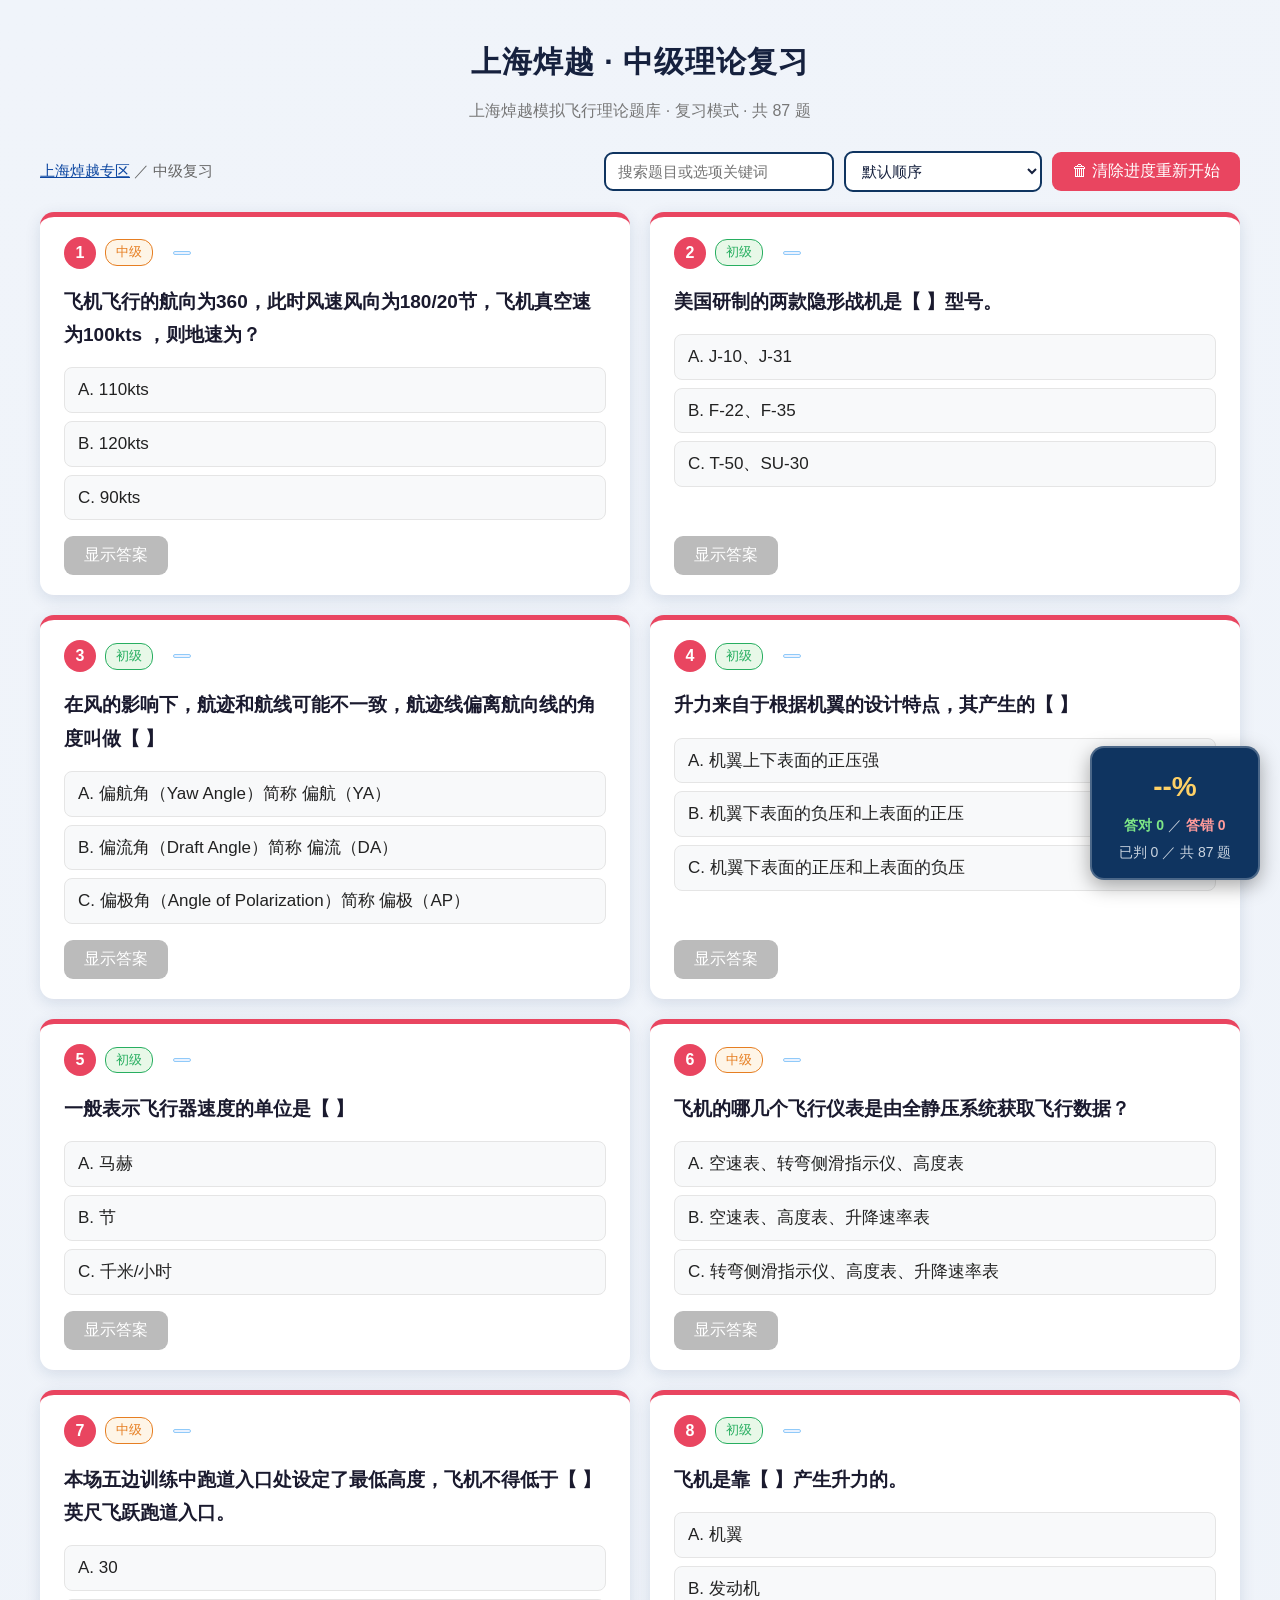
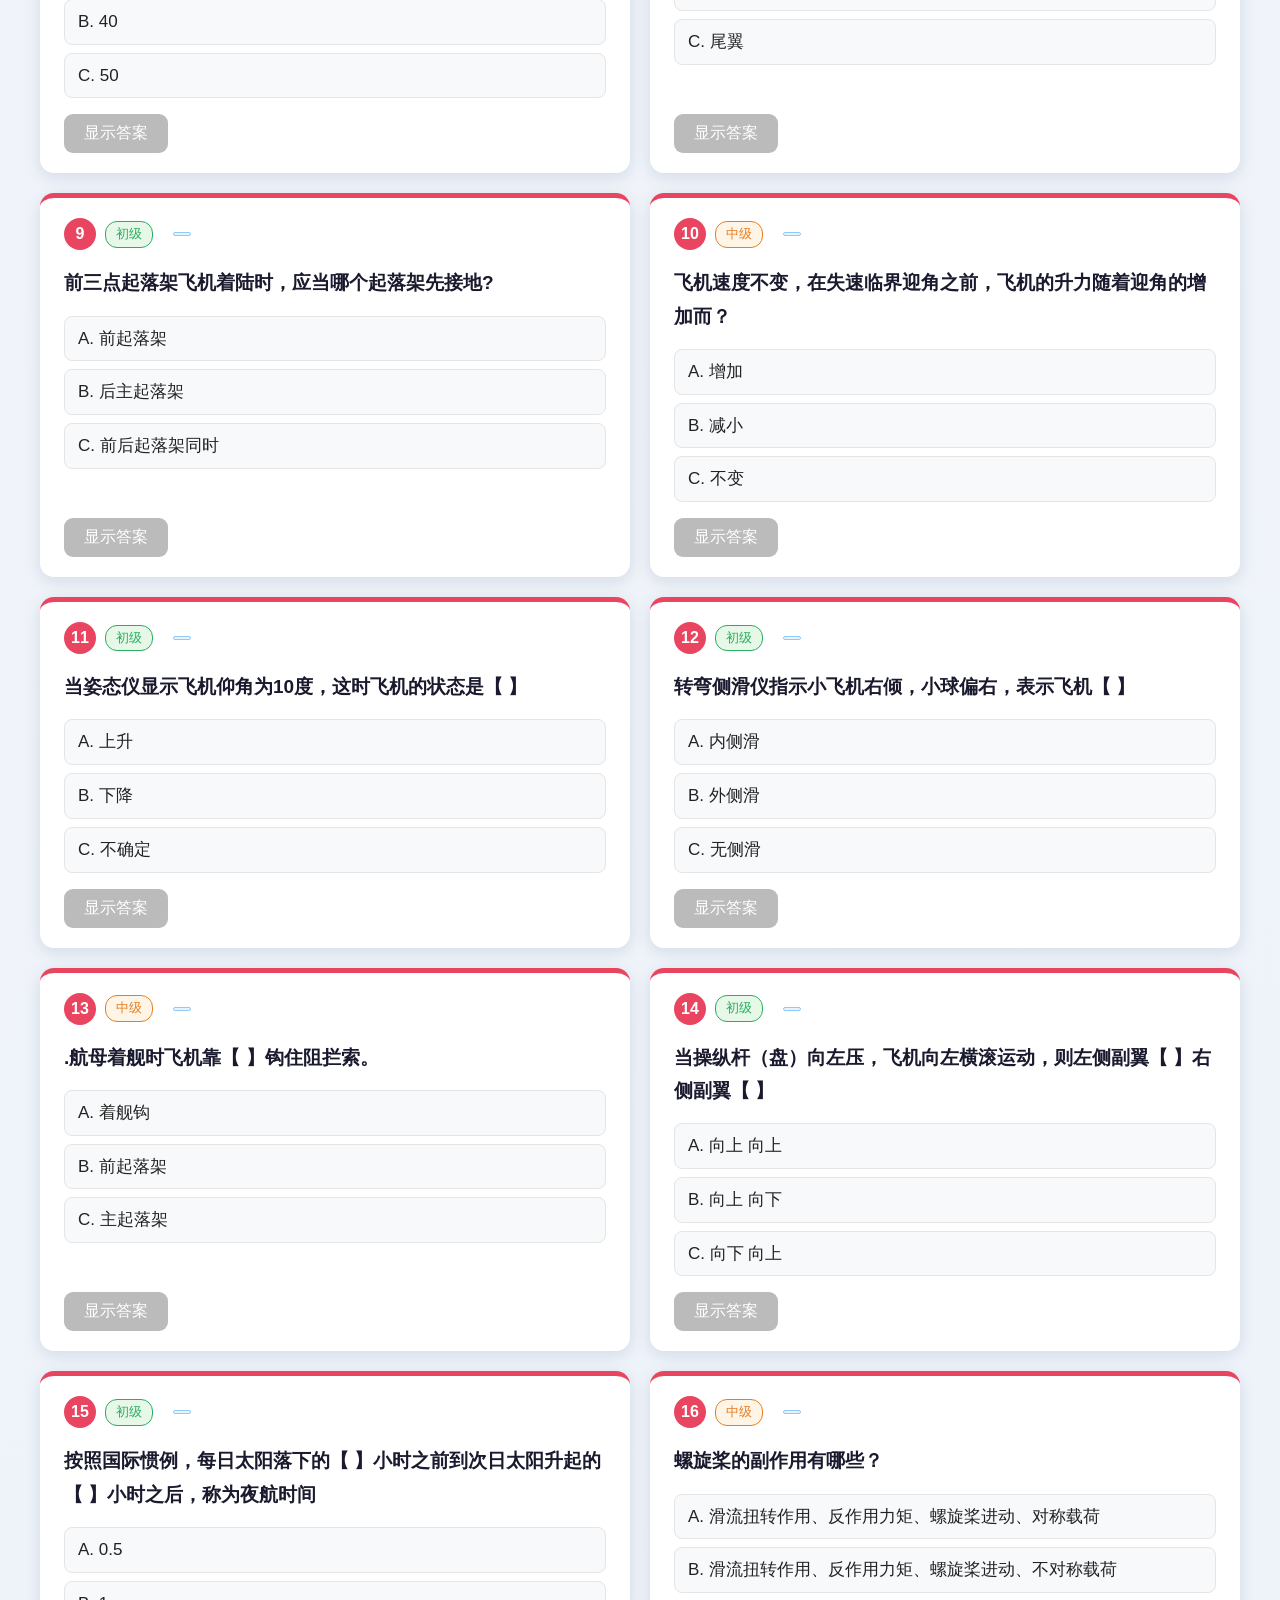
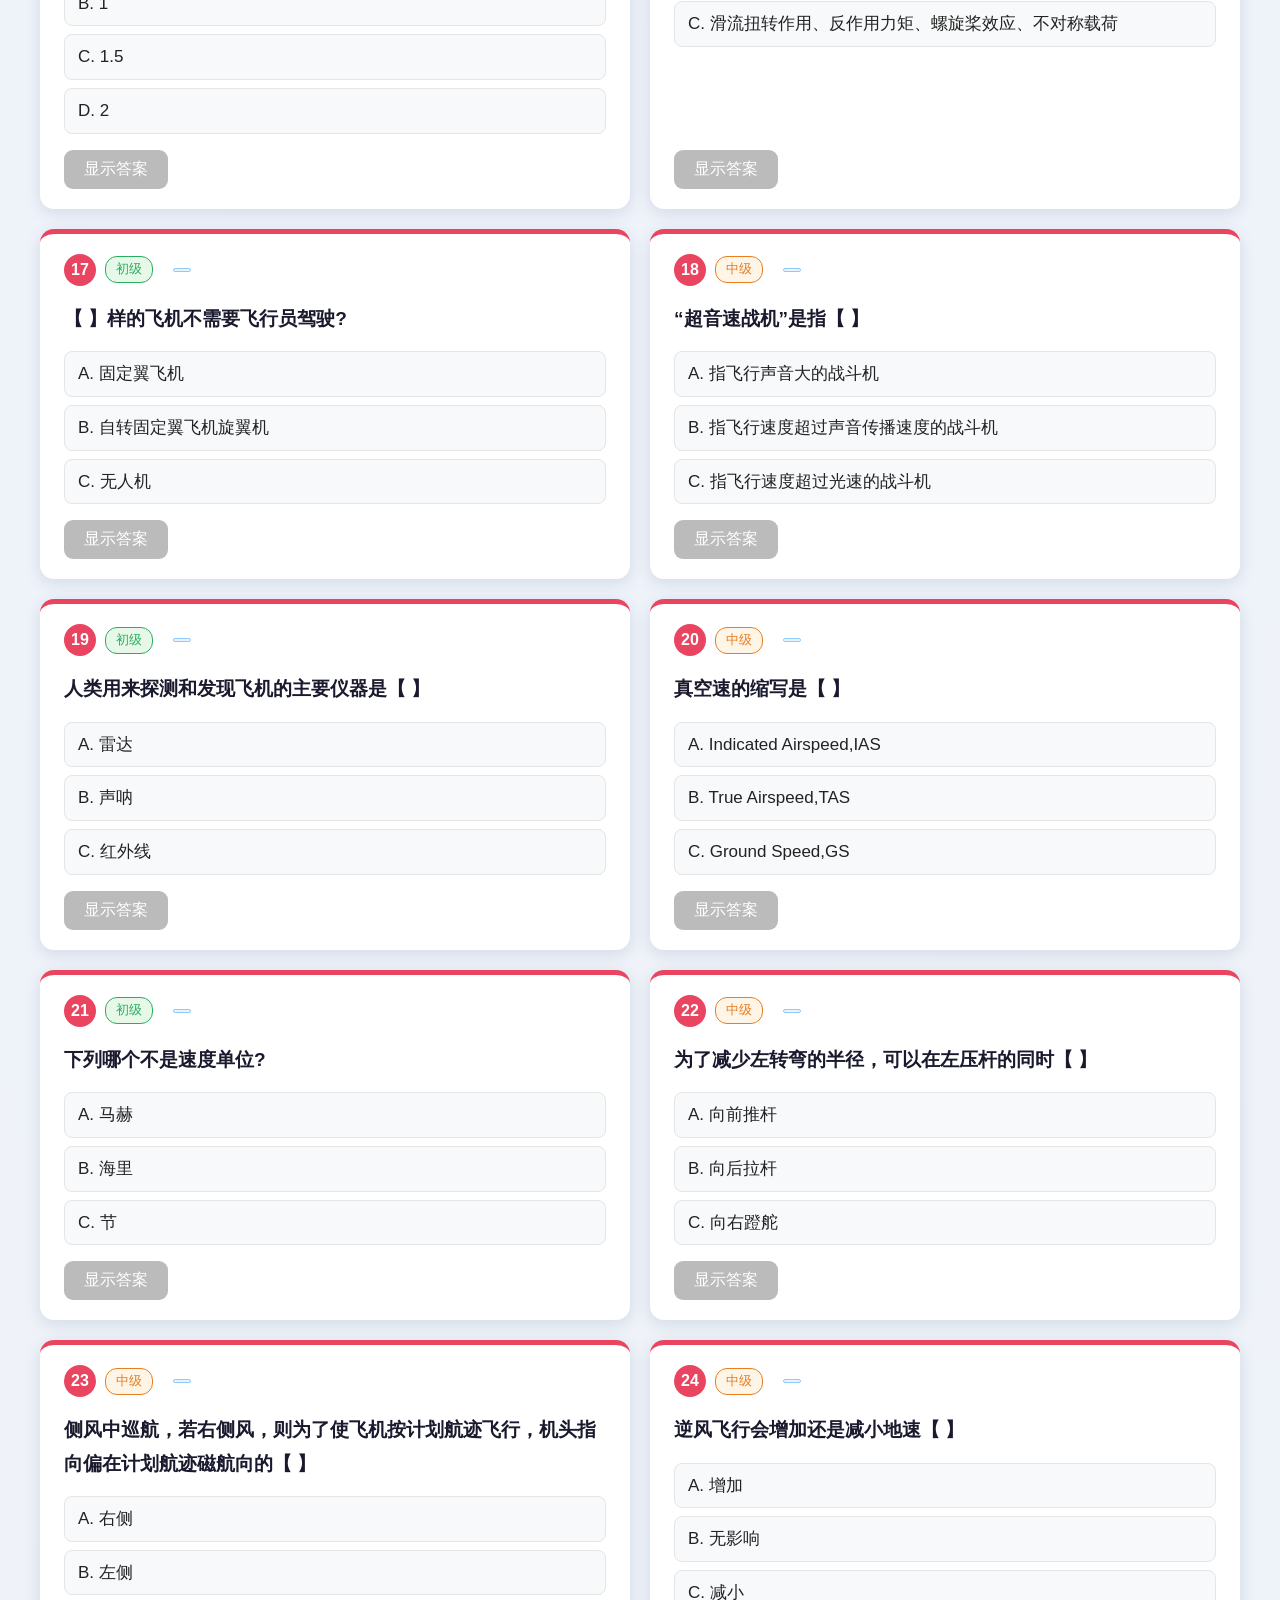
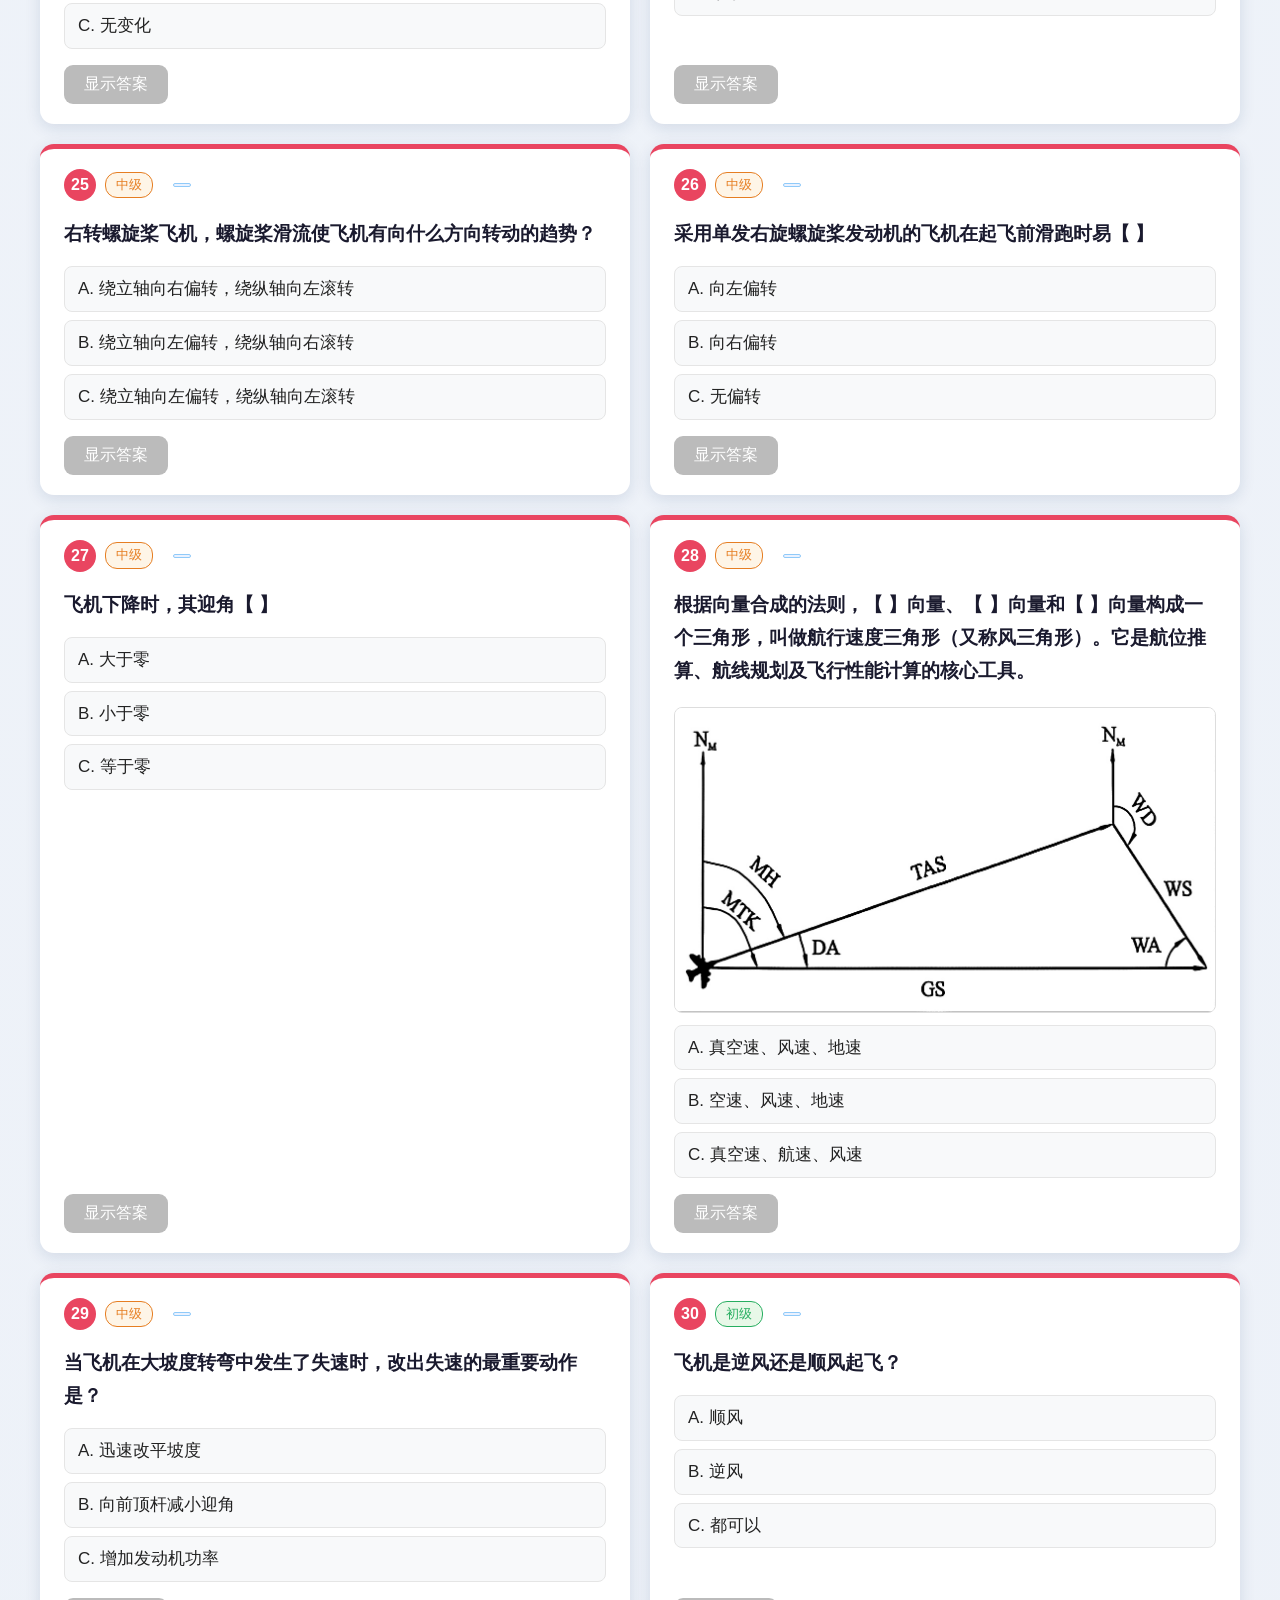
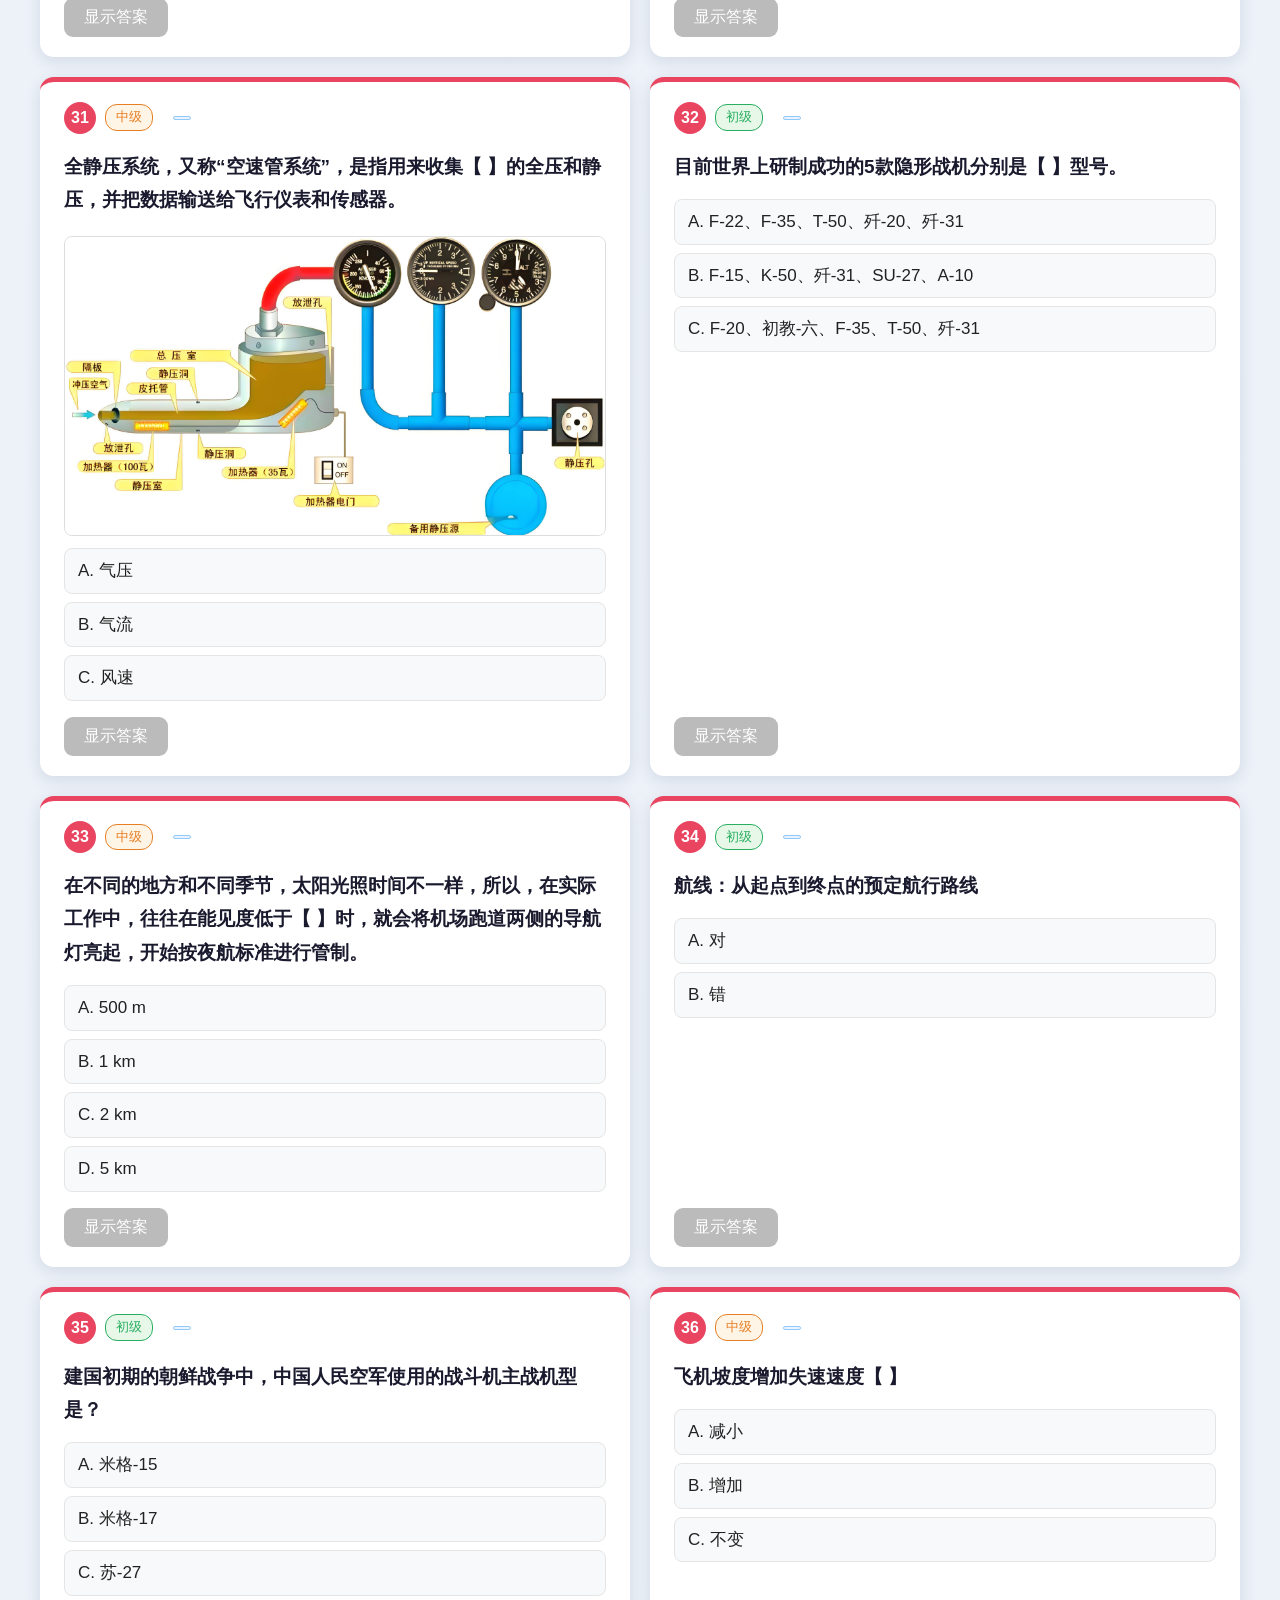
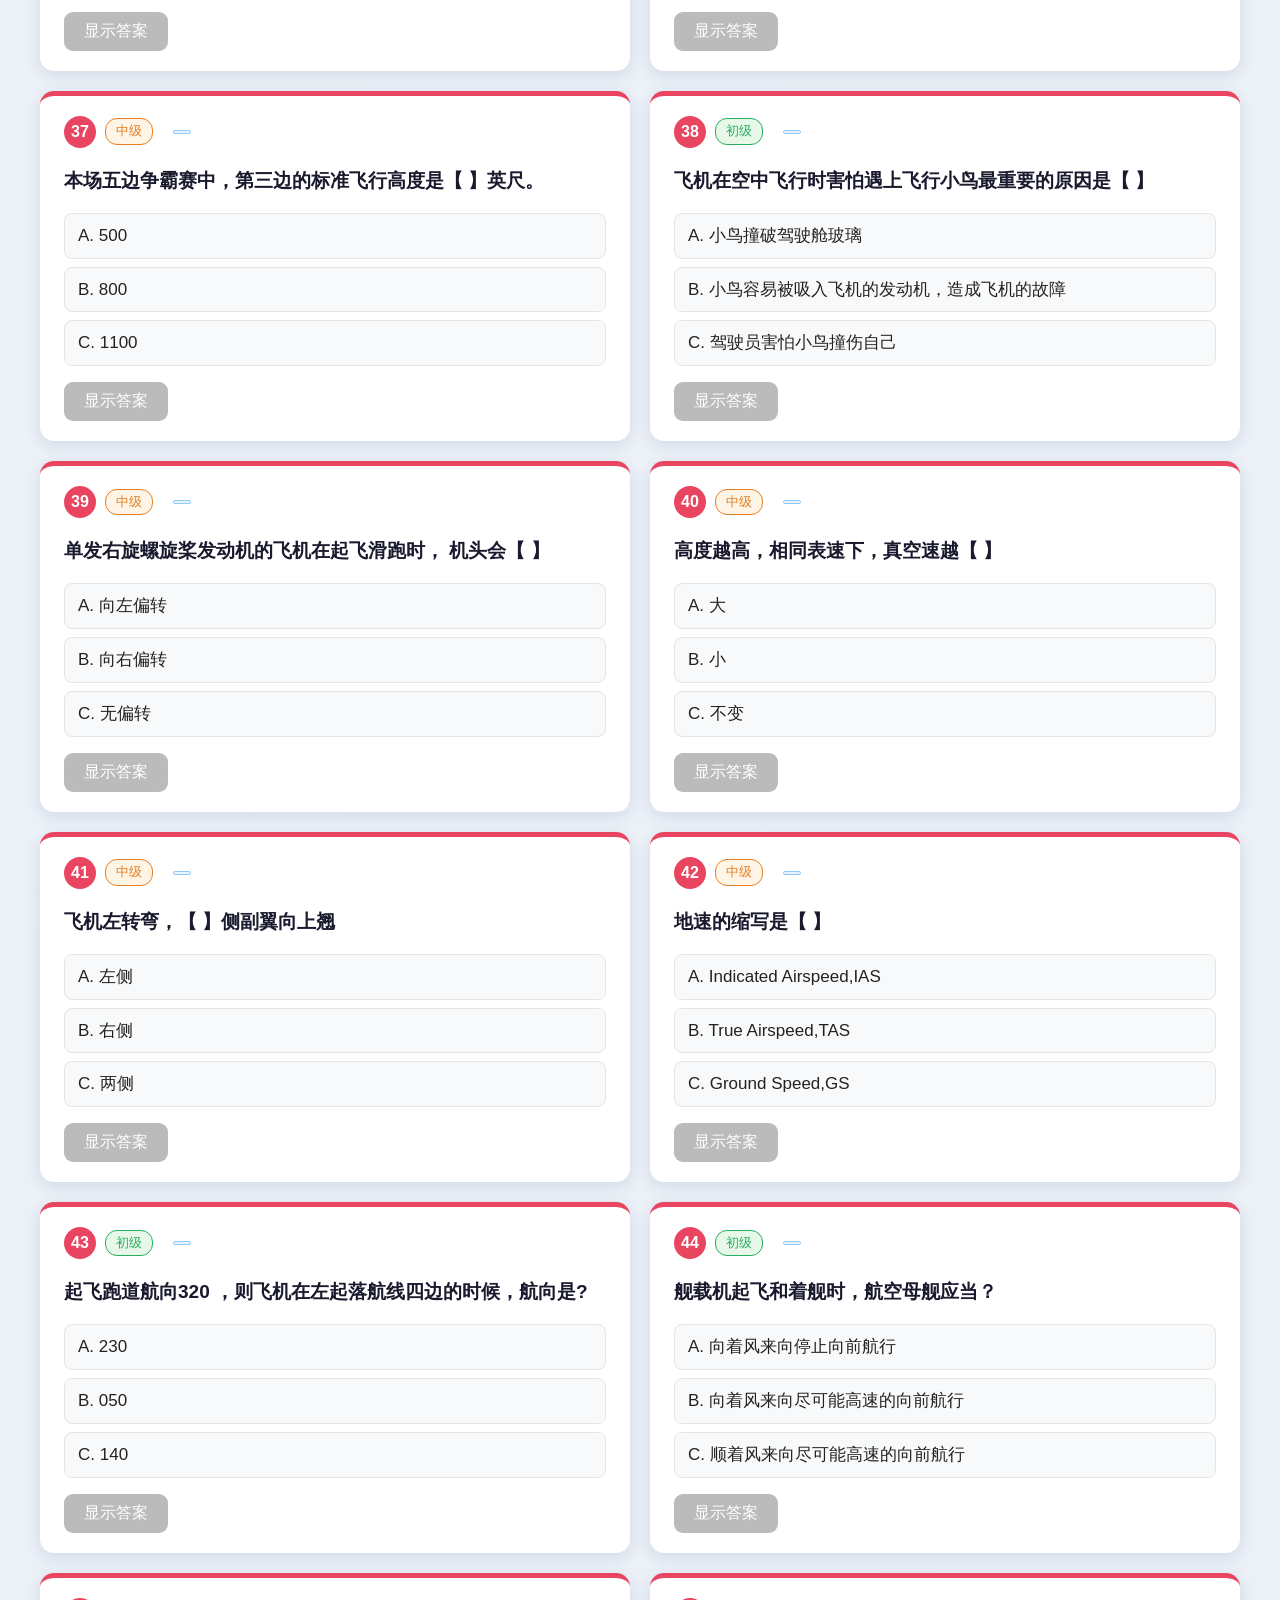
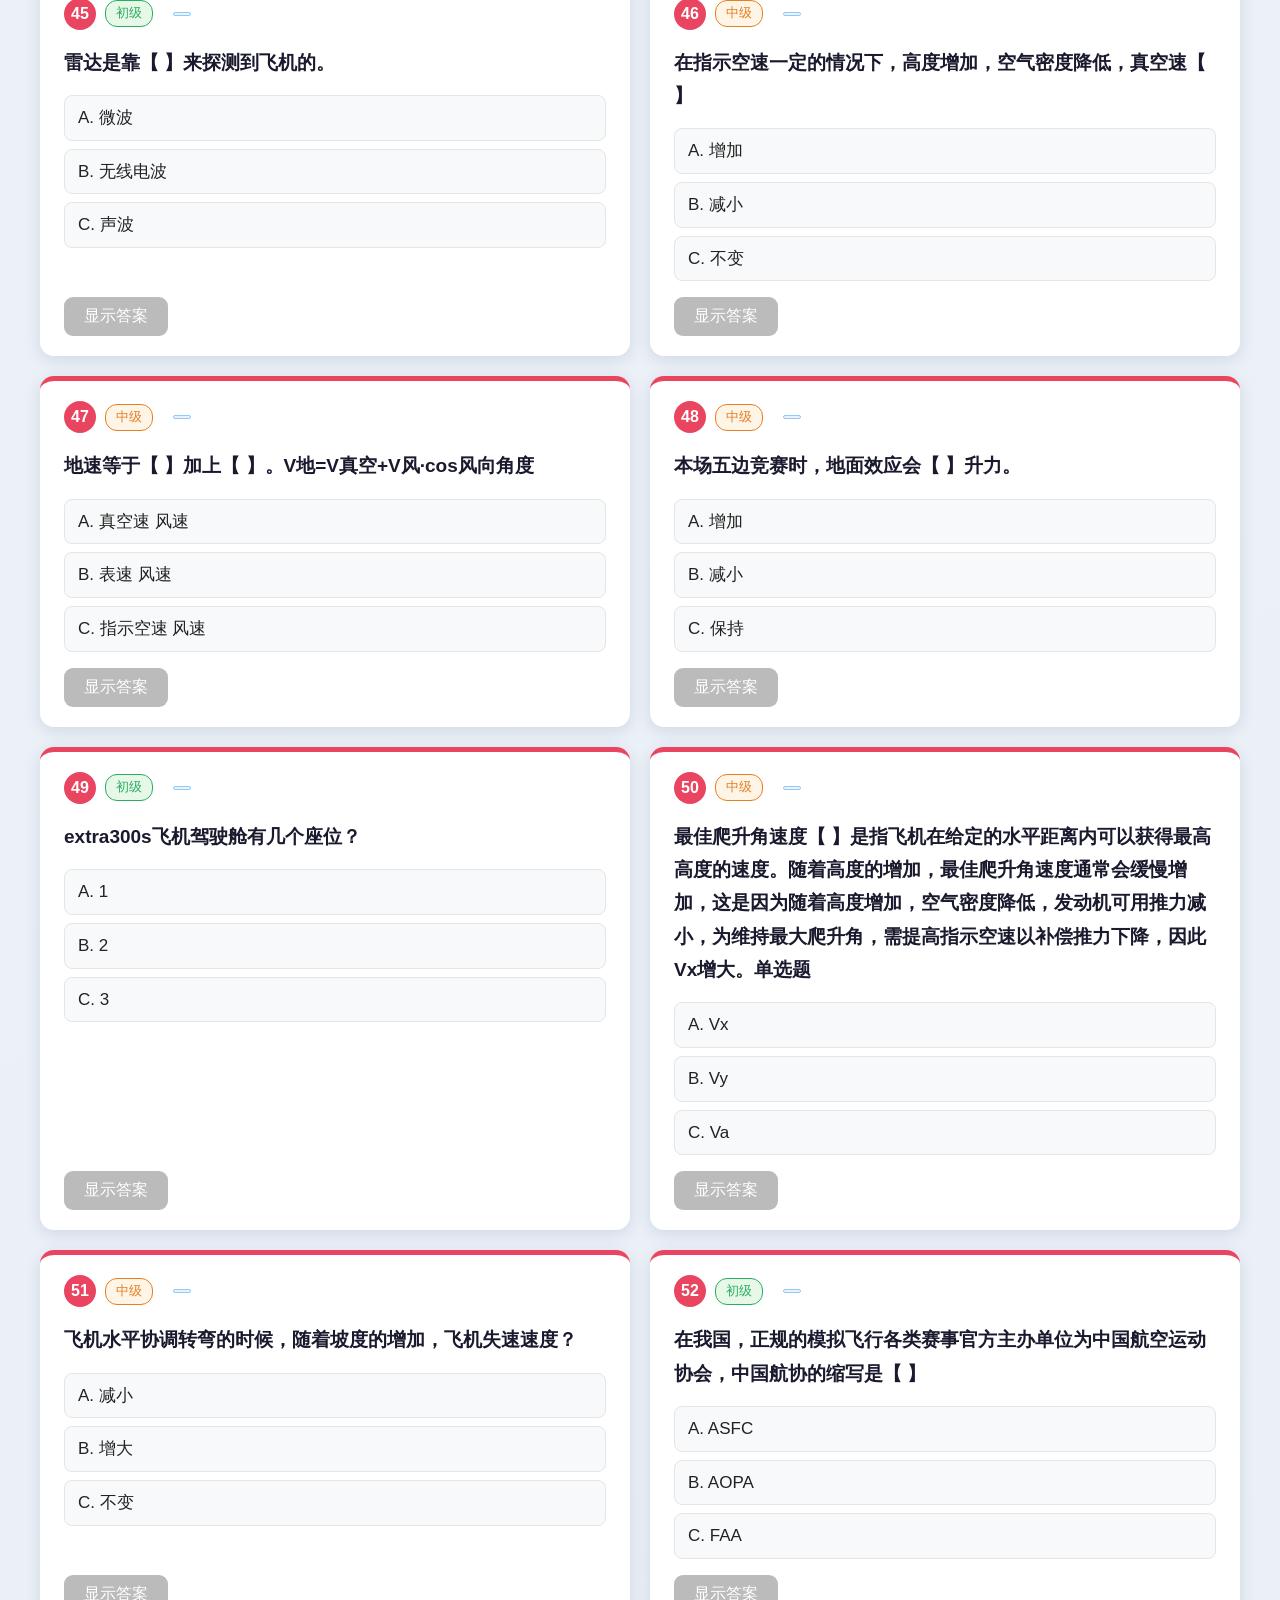
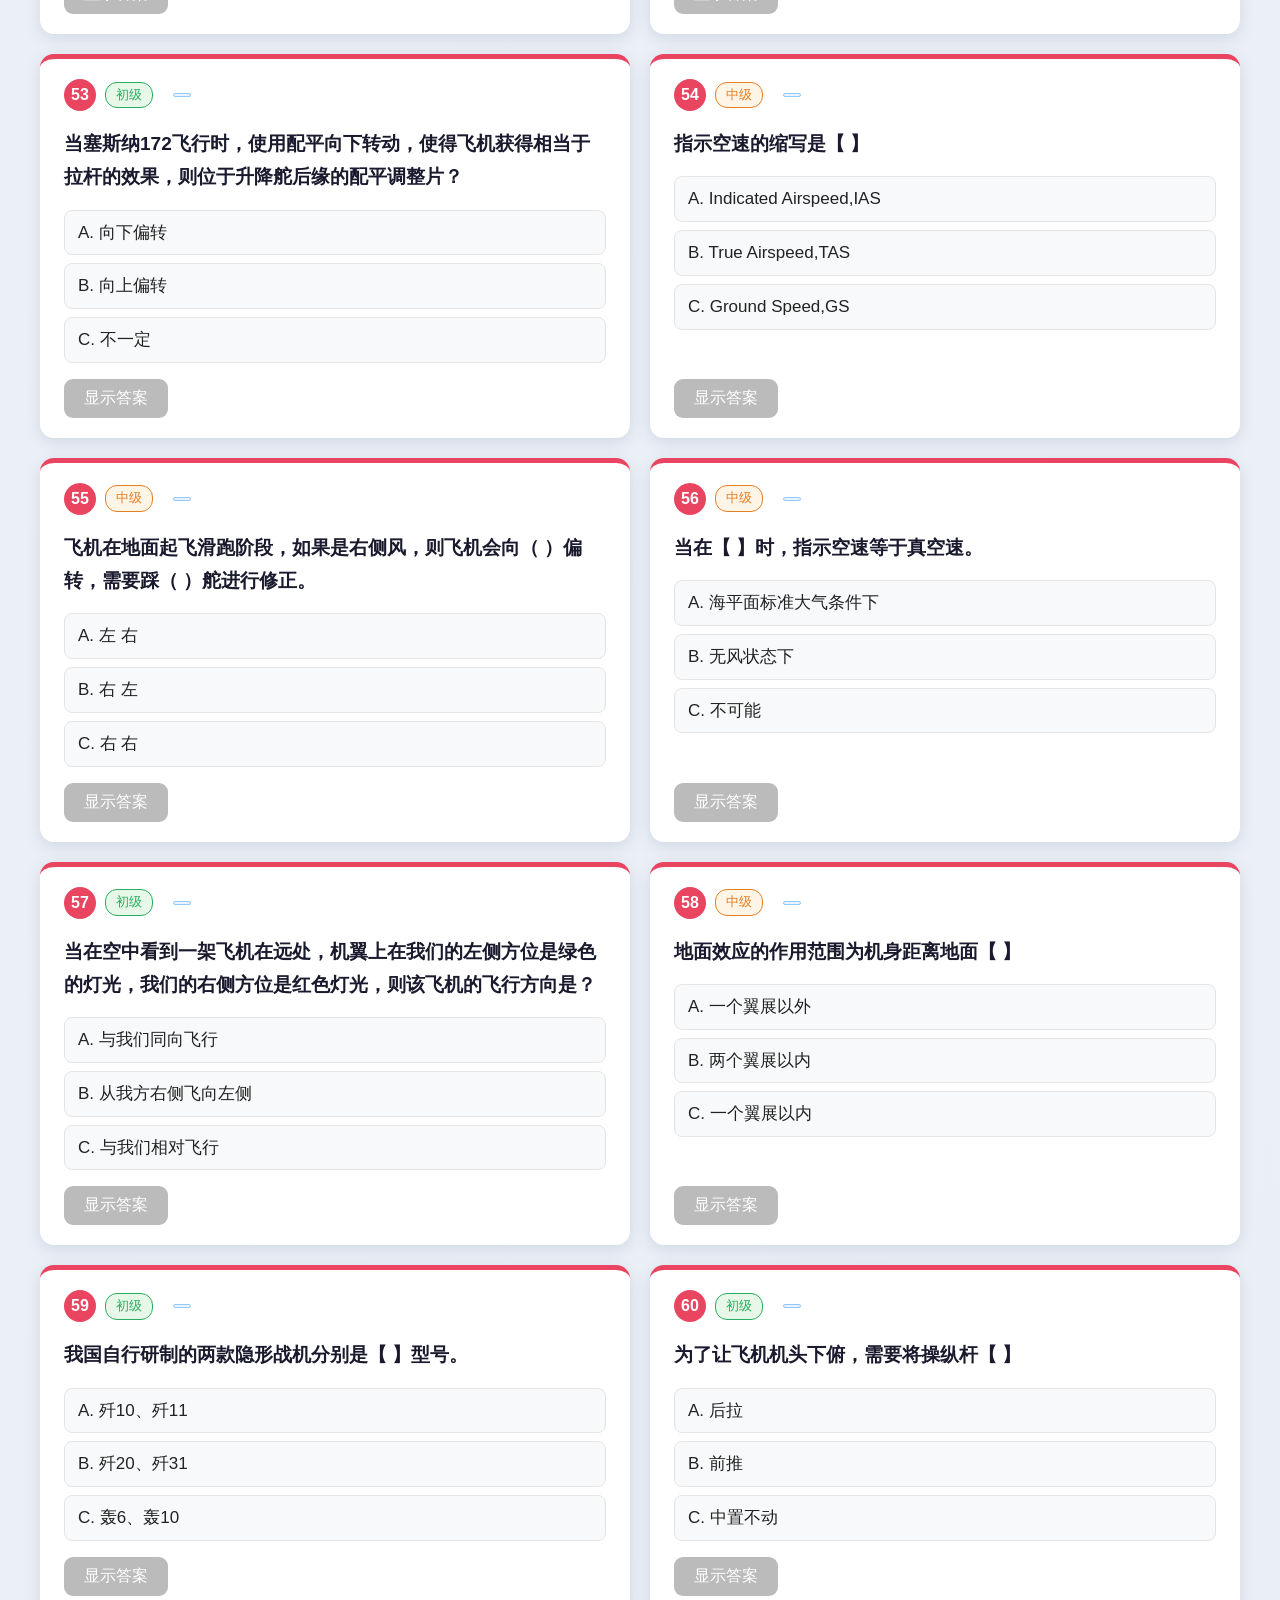
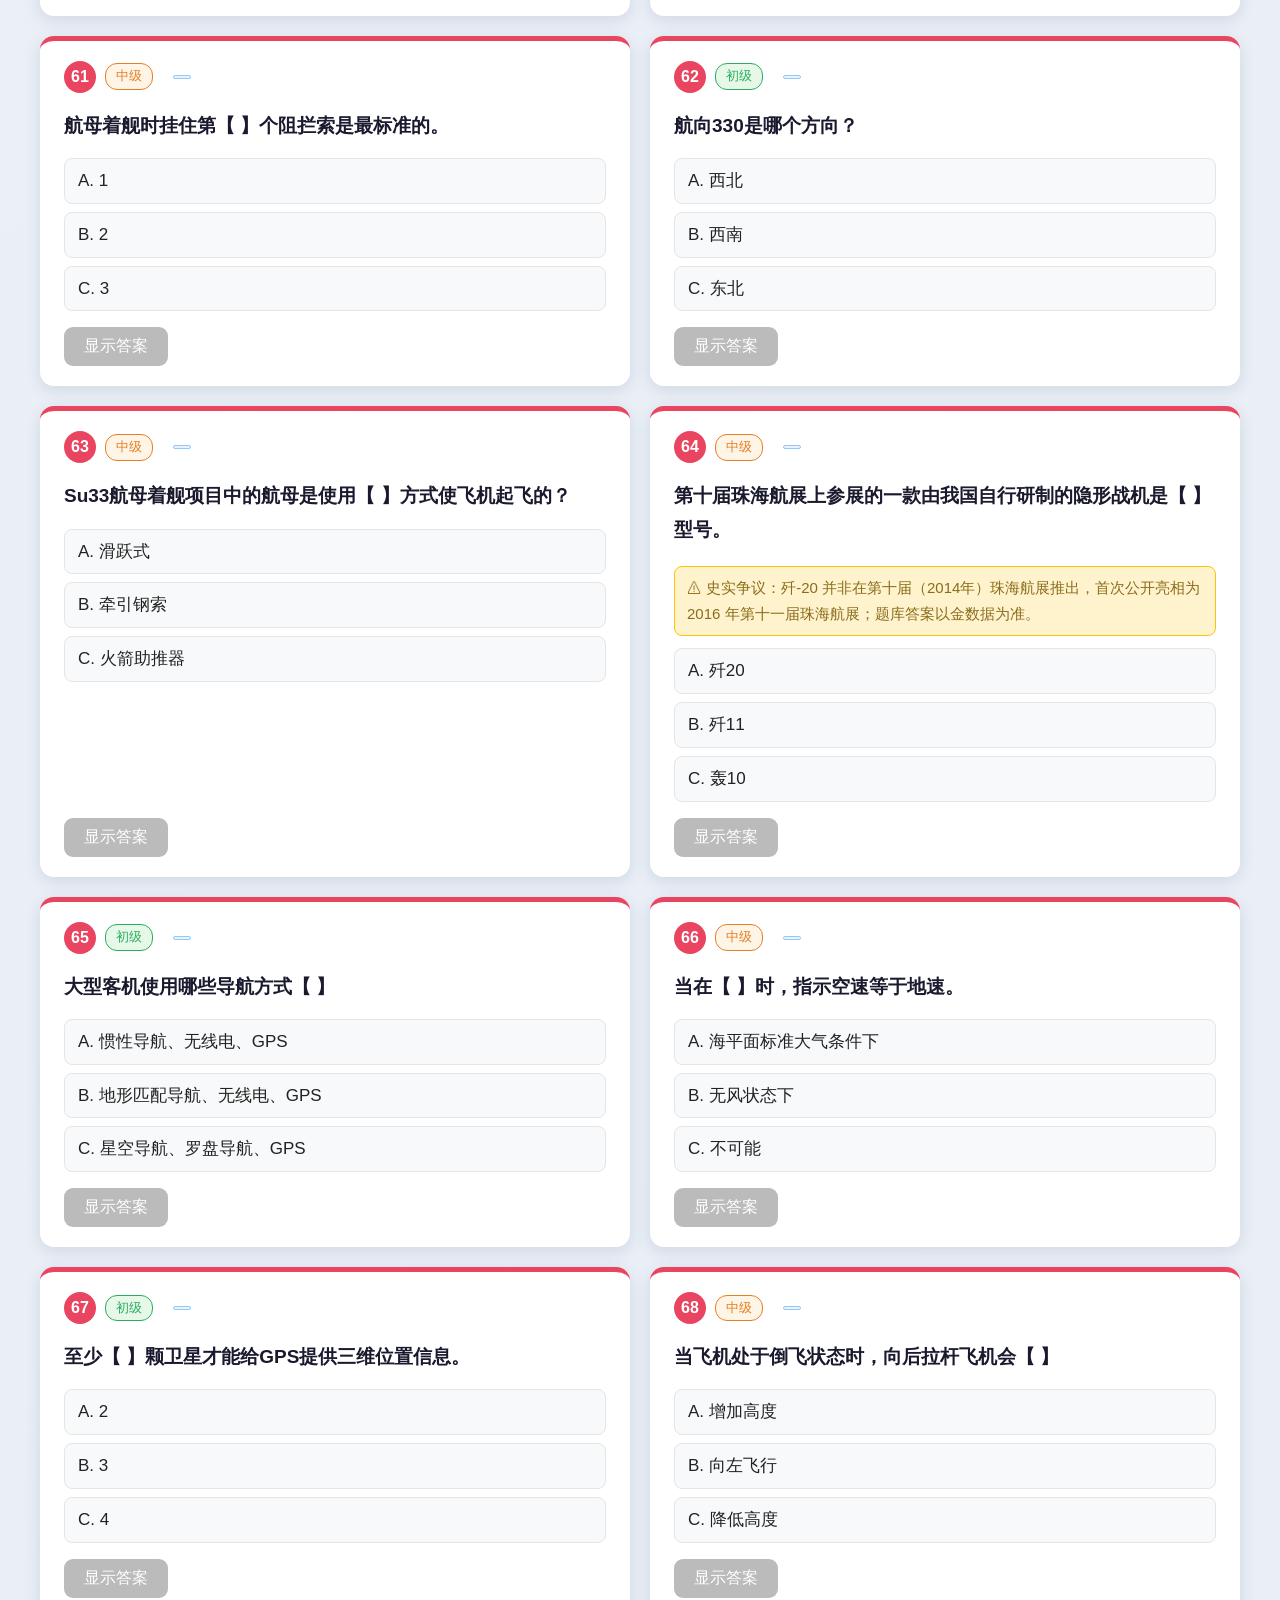
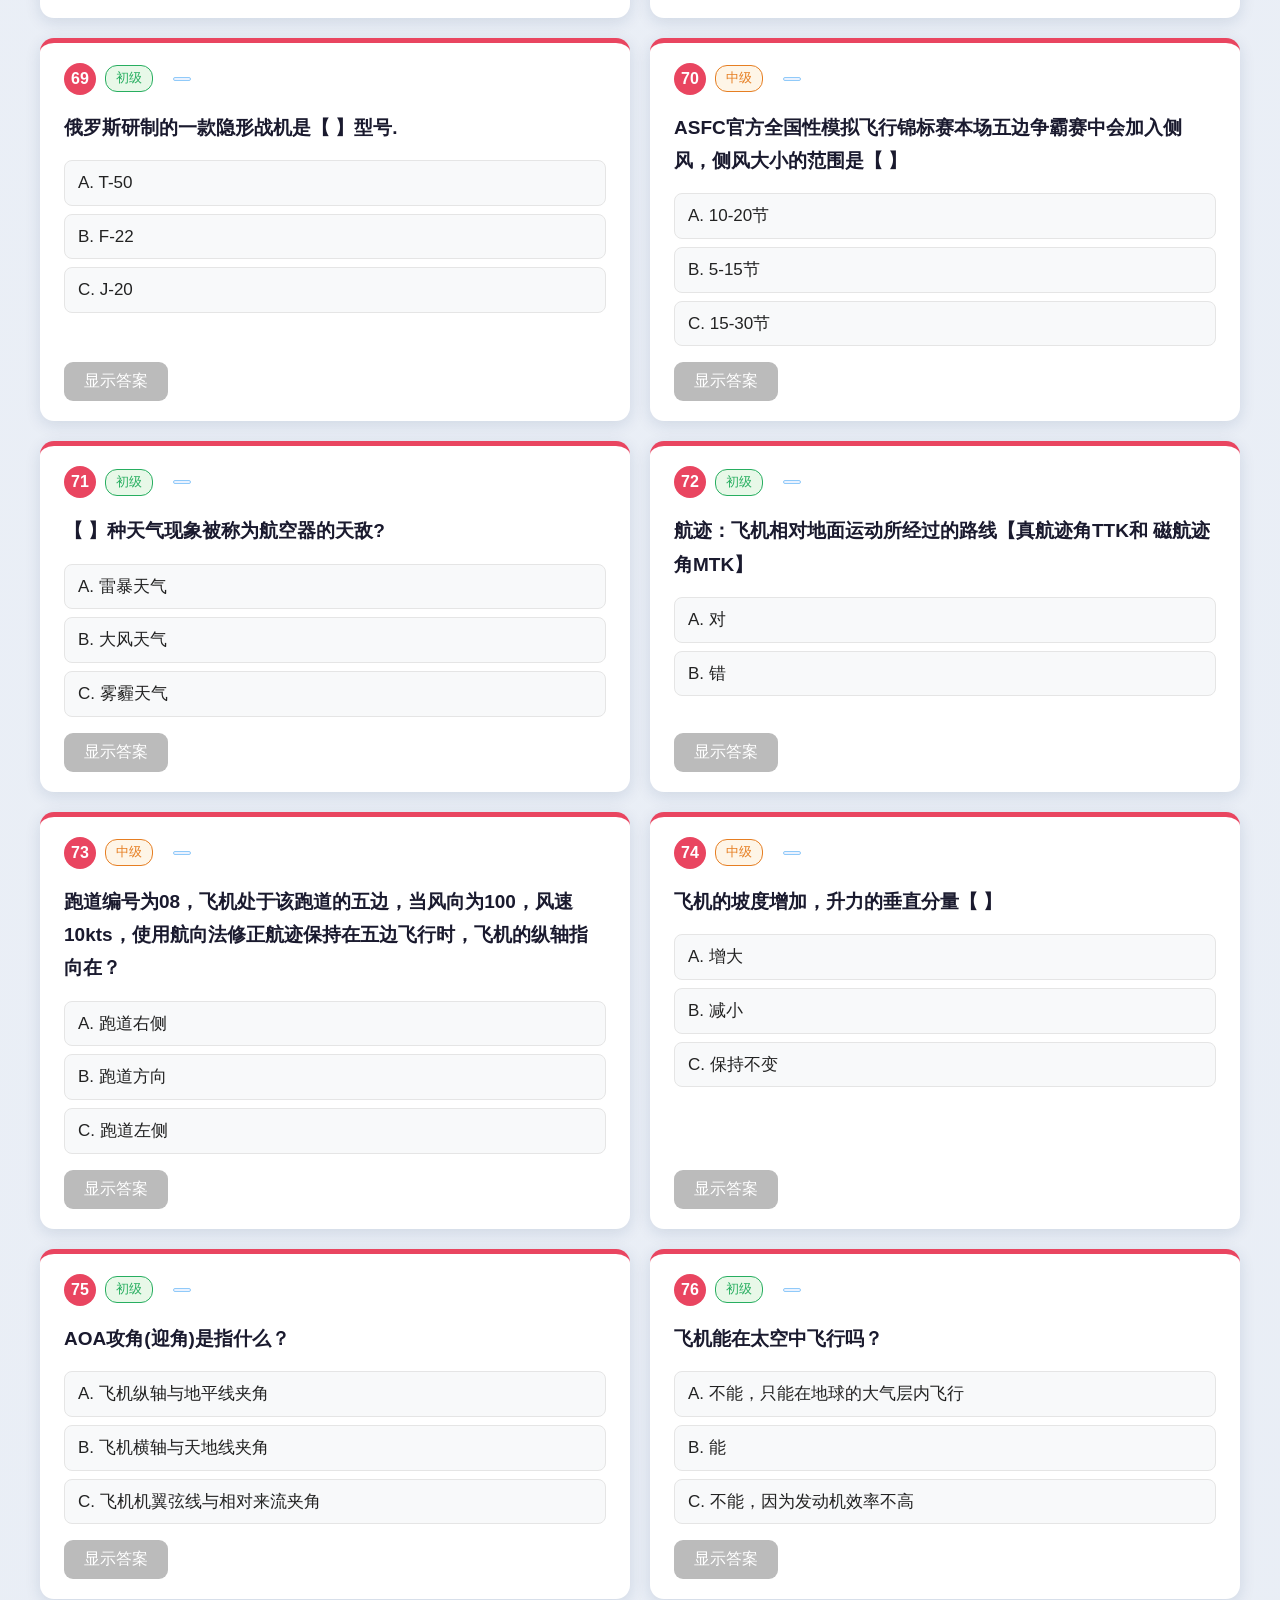
<file: zhuoyue-intermediate-review.html>
<!DOCTYPE html>
<html lang="zh-CN">
<head>
<meta charset="utf-8">
<meta name="viewport" content="width=device-width, initial-scale=1.0">
<title>上海焯越模拟飞行理论_中级复习87题_在线刷题</title>
<meta name="description" content="上海焯越中级题库全部87题，逐题练习、即时判分、进度自动保存。覆盖飞行原理、航空气象、导航与法规，适合模拟飞行中级理论备考。">
<meta name="keywords" content="上海焯越,焯越模拟飞行,模拟飞行理论题库,中级复习,模拟飞行刷题,航空理论考试,省赛国赛理论考试,87题">
<link rel="canonical" href="https://fsxquiz.pages.dev/zhuoyue-intermediate-review.html">
<meta property="og:type" content="website">
<meta property="og:site_name" content="上海焯越模拟飞行理论">
<meta property="og:title" content="上海焯越模拟飞行理论_中级复习87题_在线刷题">
<meta property="og:description" content="上海焯越中级题库全部87题，逐题练习、即时判分、进度自动保存。覆盖飞行原理、航空气象、导航与法规，适合模拟飞行中级理论备考。">
<meta property="og:url" content="https://fsxquiz.pages.dev/zhuoyue-intermediate-review.html">
<meta property="og:locale" content="zh_CN">
<meta name="twitter:card" content="summary">
<meta name="twitter:title" content="上海焯越模拟飞行理论_中级复习87题_在线刷题">
<meta name="twitter:description" content="上海焯越中级题库全部87题，逐题练习、即时判分、进度自动保存。覆盖飞行原理、航空气象、导航与法规，适合模拟飞行中级理论备考。">
<meta name="theme-color" content="#0f3460">
<script type="application/ld+json">{"@context":"https://schema.org","@graph":[{"@type":"WebPage","@id":"https://fsxquiz.pages.dev/zhuoyue-intermediate-review.html#webpage","url":"https://fsxquiz.pages.dev/zhuoyue-intermediate-review.html","name":"中级复习","description":"上海焯越中级题库全部87题，逐题练习、即时判分、进度自动保存。覆盖飞行原理、航空气象、导航与法规，适合模拟飞行中级理论备考。","inLanguage":"zh-CN","isPartOf":{"@id":"https://fsxquiz.pages.dev/#website"}},{"@type":"BreadcrumbList","itemListElement":[{"@type":"ListItem","position":1,"name":"上海焯越模拟飞行理论","item":"https://fsxquiz.pages.dev/"},{"@type":"ListItem","position":2,"name":"中级复习","item":"https://fsxquiz.pages.dev/zhuoyue-intermediate-review.html"}]}]}</script>
<link rel="stylesheet" href="zhuoyue-common.css">
<style></style>
</head>
<body>
<div class="container">
<h1>上海焯越 · 中级理论复习</h1>
<div class="subtitle">上海焯越模拟飞行理论题库 · 复习模式 · 共 87 题</div>
<div class="top-bar">
  <span class="crumbs"><a href="index.html">上海焯越专区</a> ／ 中级复习</span>
<div class="controls">
    <input id="search-input" class="search-input" type="search" placeholder="搜索题目或选项关键词" oninput="applyView()">
    <select id="sort-select" class="sort-select" onchange="applyView()">
      <option value="random" title="首次进入时生成并保存的题目顺序">默认顺序</option>
      <option value="local" title="按你本机作答记录的错误率排序，错误率高的在前">本机错误率（高→低）</option>
      <option value="global" title="按所有用户作答记录的错误率排序，错误率高的在前">全员错误率（高→低）</option>
    </select>
    <button class="btn secondary" onclick="clearProgress()">🗑 清除进度重新开始</button>
  </div>
</div>
<div class="grid">
<div class="q-card" data-qid="qb1a94ad7462e" data-idx="0" data-diff="初级" data-answer="flap aileron elevator" data-letter="A"><div class="q-top"><span class="q-num">1</span><span class="q-diff">初级</span><span class="q-status"></span><span class="q-stat" data-qid="qb1a94ad7462e"></span></div><div class="q-text">襟翼、副翼、升降舵的英文是？</div><div class="opt" data-correct="true" onclick="selectOpt(this)">A. flap aileron elevator</div><div class="opt" data-correct="false" onclick="selectOpt(this)">B. wing aileron rudder</div><div class="opt" data-correct="false" onclick="selectOpt(this)">C. flap aileron rudder</div><div class="ans-area"><button class="ans-btn" onclick="toggleAns(this)" disabled>显示答案</button><div class="ans-reveal"></div></div></div>
<div class="q-card" data-qid="q34908aecef3d" data-idx="1" data-diff="初级" data-answer="机翼下表面的正压和上表面的负压" data-letter="C"><div class="q-top"><span class="q-num">2</span><span class="q-diff">初级</span><span class="q-status"></span><span class="q-stat" data-qid="q34908aecef3d"></span></div><div class="q-text">升力来自于根据机翼的设计特点，其产生的【 】</div><div class="opt" data-correct="false" onclick="selectOpt(this)">A. 机翼上下表面的正压强</div><div class="opt" data-correct="false" onclick="selectOpt(this)">B. 机翼下表面的负压和上表面的正压</div><div class="opt" data-correct="true" onclick="selectOpt(this)">C. 机翼下表面的正压和上表面的负压</div><div class="ans-area"><button class="ans-btn" onclick="toggleAns(this)" disabled>显示答案</button><div class="ans-reveal"></div></div></div>
<div class="q-card" data-qid="qf0954609a19f" data-idx="2" data-diff="初级" data-answer="错" data-letter="B"><div class="q-top"><span class="q-num">3</span><span class="q-diff">初级</span><span class="q-status"></span><span class="q-stat" data-qid="qf0954609a19f"></span></div><div class="q-text">航向：飞机横轴前方的指向【真航向True Heading,TH和 磁航向Magnetic Heading,MH】</div><div class="opt" data-correct="false" onclick="selectOpt(this)">A. 对</div><div class="opt" data-correct="true" onclick="selectOpt(this)">B. 错</div><div class="ans-area"><button class="ans-btn" onclick="toggleAns(this)" disabled>显示答案</button><div class="ans-reveal"></div></div></div>
<div class="q-card" data-qid="q89c922577e03" data-idx="3" data-diff="中级" data-answer="增大" data-letter="B"><div class="q-top"><span class="q-num">4</span><span class="q-diff mid">中级</span><span class="q-status"></span><span class="q-stat" data-qid="q89c922577e03"></span></div><div class="q-text">飞机水平协调转弯的时候，随着坡度的增加，飞机失速速度？</div><div class="opt" data-correct="false" onclick="selectOpt(this)">A. 减小</div><div class="opt" data-correct="true" onclick="selectOpt(this)">B. 增大</div><div class="opt" data-correct="false" onclick="selectOpt(this)">C. 不变</div><div class="ans-area"><button class="ans-btn" onclick="toggleAns(this)" disabled>显示答案</button><div class="ans-reveal"></div></div></div>
<div class="q-card" data-qid="q148acd58d301" data-idx="4" data-diff="中级" data-answer="气流" data-letter="B"><div class="q-top"><span class="q-num">5</span><span class="q-diff mid">中级</span><span class="q-status"></span><span class="q-stat" data-qid="q148acd58d301"></span></div><div class="q-text">全静压系统，又称“空速管系统”，是指用来收集【 】的全压和静压，并把数据输送给飞行仪表和传感器。</div><img class="qimg" src="images/intermediate/field_83_0.jpg" alt="题目配图"><div class="opt" data-correct="false" onclick="selectOpt(this)">A. 气压</div><div class="opt" data-correct="true" onclick="selectOpt(this)">B. 气流</div><div class="opt" data-correct="false" onclick="selectOpt(this)">C. 风速</div><div class="ans-area"><button class="ans-btn" onclick="toggleAns(this)" disabled>显示答案</button><div class="ans-reveal"></div></div></div>
<div class="q-card" data-qid="qeff058ef7c42" data-idx="5" data-diff="中级" data-answer="3" data-letter="C"><div class="q-top"><span class="q-num">6</span><span class="q-diff mid">中级</span><span class="q-status"></span><span class="q-stat" data-qid="qeff058ef7c42"></span></div><div class="q-text">航母着舰时挂住第【 】个阻拦索是最标准的。</div><div class="opt" data-correct="false" onclick="selectOpt(this)">A. 1</div><div class="opt" data-correct="false" onclick="selectOpt(this)">B. 2</div><div class="opt" data-correct="true" onclick="selectOpt(this)">C. 3</div><div class="ans-area"><button class="ans-btn" onclick="toggleAns(this)" disabled>显示答案</button><div class="ans-reveal"></div></div></div>
<div class="q-card" data-qid="q3b0952b7e7a2" data-idx="6" data-diff="中级" data-answer="Vy" data-letter="B"><div class="q-top"><span class="q-num">7</span><span class="q-diff mid">中级</span><span class="q-status"></span><span class="q-stat" data-qid="q3b0952b7e7a2"></span></div><div class="q-text">最佳爬升率速度【 】是指飞机在爬升过程中能够获得最大高度增量的飞行速度。在这个速度下，飞机能够在最短时间内爬升到指定高度，而不考虑所需的水平距离。</div><div class="opt" data-correct="false" onclick="selectOpt(this)">A. Vx</div><div class="opt" data-correct="true" onclick="selectOpt(this)">B. Vy</div><div class="opt" data-correct="false" onclick="selectOpt(this)">C. Va</div><div class="ans-area"><button class="ans-btn" onclick="toggleAns(this)" disabled>显示答案</button><div class="ans-reveal"></div></div></div>
<div class="q-card" data-qid="qdb095c53cda9" data-idx="7" data-diff="初级" data-answer="4" data-letter="C"><div class="q-top"><span class="q-num">8</span><span class="q-diff">初级</span><span class="q-status"></span><span class="q-stat" data-qid="qdb095c53cda9"></span></div><div class="q-text">至少【 】颗卫星才能给GPS提供三维位置信息。</div><div class="opt" data-correct="false" onclick="selectOpt(this)">A. 2</div><div class="opt" data-correct="false" onclick="selectOpt(this)">B. 3</div><div class="opt" data-correct="true" onclick="selectOpt(this)">C. 4</div><div class="ans-area"><button class="ans-btn" onclick="toggleAns(this)" disabled>显示答案</button><div class="ans-reveal"></div></div></div>
<div class="q-card" data-qid="qe1661a4d96dd" data-idx="8" data-diff="初级" data-answer="向着风来向尽可能高速的向前航行" data-letter="B"><div class="q-top"><span class="q-num">9</span><span class="q-diff">初级</span><span class="q-status"></span><span class="q-stat" data-qid="qe1661a4d96dd"></span></div><div class="q-text">舰载机起飞和着舰时，航空母舰应当？</div><div class="opt" data-correct="false" onclick="selectOpt(this)">A. 向着风来向停止向前航行</div><div class="opt" data-correct="true" onclick="selectOpt(this)">B. 向着风来向尽可能高速的向前航行</div><div class="opt" data-correct="false" onclick="selectOpt(this)">C. 顺着风来向尽可能高速的向前航行</div><div class="ans-area"><button class="ans-btn" onclick="toggleAns(this)" disabled>显示答案</button><div class="ans-reveal"></div></div></div>
<div class="q-card" data-qid="q250fb6f0f7d9" data-idx="9" data-diff="中级" data-answer="无风状态下" data-letter="B"><div class="q-top"><span class="q-num">10</span><span class="q-diff mid">中级</span><span class="q-status"></span><span class="q-stat" data-qid="q250fb6f0f7d9"></span></div><div class="q-text">当在【 】时，指示空速等于地速。</div><div class="opt" data-correct="false" onclick="selectOpt(this)">A. 海平面标准大气条件下</div><div class="opt" data-correct="true" onclick="selectOpt(this)">B. 无风状态下</div><div class="opt" data-correct="false" onclick="selectOpt(this)">C. 不可能</div><div class="ans-area"><button class="ans-btn" onclick="toggleAns(this)" disabled>显示答案</button><div class="ans-reveal"></div></div></div>
<div class="q-card" data-qid="qebf557b352c0" data-idx="10" data-diff="初级" data-answer="050" data-letter="B"><div class="q-top"><span class="q-num">11</span><span class="q-diff">初级</span><span class="q-status"></span><span class="q-stat" data-qid="qebf557b352c0"></span></div><div class="q-text">起飞跑道航向320 ，则飞机在左起落航线四边的时候，航向是?</div><div class="opt" data-correct="false" onclick="selectOpt(this)">A. 230</div><div class="opt" data-correct="true" onclick="selectOpt(this)">B. 050</div><div class="opt" data-correct="false" onclick="selectOpt(this)">C. 140</div><div class="ans-area"><button class="ans-btn" onclick="toggleAns(this)" disabled>显示答案</button><div class="ans-reveal"></div></div></div>
<div class="q-card" data-qid="qd56ab90e2cb1" data-idx="11" data-diff="初级" data-answer="1" data-letter="A"><div class="q-top"><span class="q-num">12</span><span class="q-diff">初级</span><span class="q-status"></span><span class="q-stat" data-qid="qd56ab90e2cb1"></span></div><div class="q-text">extra300s飞机驾驶舱有几个座位？</div><div class="opt" data-correct="true" onclick="selectOpt(this)">A. 1</div><div class="opt" data-correct="false" onclick="selectOpt(this)">B. 2</div><div class="opt" data-correct="false" onclick="selectOpt(this)">C. 3</div><div class="ans-area"><button class="ans-btn" onclick="toggleAns(this)" disabled>显示答案</button><div class="ans-reveal"></div></div></div>
<div class="q-card" data-qid="q6b3f80f6ff90" data-idx="12" data-diff="初级" data-answer="雷暴天气" data-letter="A"><div class="q-top"><span class="q-num">13</span><span class="q-diff">初级</span><span class="q-status"></span><span class="q-stat" data-qid="q6b3f80f6ff90"></span></div><div class="q-text">【 】种天气现象被称为航空器的天敌?</div><div class="opt" data-correct="true" onclick="selectOpt(this)">A. 雷暴天气</div><div class="opt" data-correct="false" onclick="selectOpt(this)">B. 大风天气</div><div class="opt" data-correct="false" onclick="selectOpt(this)">C. 雾霾天气</div><div class="ans-area"><button class="ans-btn" onclick="toggleAns(this)" disabled>显示答案</button><div class="ans-reveal"></div></div></div>
<div class="q-card" data-qid="q434cf5a08a0d" data-idx="13" data-diff="中级" data-answer="大于零" data-letter="A"><div class="q-top"><span class="q-num">14</span><span class="q-diff mid">中级</span><span class="q-status"></span><span class="q-stat" data-qid="q434cf5a08a0d"></span></div><div class="q-text">飞机下降时，其迎角【 】</div><div class="opt" data-correct="true" onclick="selectOpt(this)">A. 大于零</div><div class="opt" data-correct="false" onclick="selectOpt(this)">B. 小于零</div><div class="opt" data-correct="false" onclick="selectOpt(this)">C. 等于零</div><div class="ans-area"><button class="ans-btn" onclick="toggleAns(this)" disabled>显示答案</button><div class="ans-reveal"></div></div></div>
<div class="q-card" data-qid="qdb1bc866bb0a" data-idx="14" data-diff="初级" data-answer="F-22、F-35、T-50、歼-20、歼-31" data-letter="A"><div class="q-top"><span class="q-num">15</span><span class="q-diff">初级</span><span class="q-status"></span><span class="q-stat" data-qid="qdb1bc866bb0a"></span></div><div class="q-text">目前世界上研制成功的5款隐形战机分别是【 】型号。</div><div class="opt" data-correct="true" onclick="selectOpt(this)">A. F-22、F-35、T-50、歼-20、歼-31</div><div class="opt" data-correct="false" onclick="selectOpt(this)">B. F-15、K-50、歼-31、SU-27、A-10</div><div class="opt" data-correct="false" onclick="selectOpt(this)">C. F-20、初教-六、F-35、T-50、歼-31</div><div class="ans-area"><button class="ans-btn" onclick="toggleAns(this)" disabled>显示答案</button><div class="ans-reveal"></div></div></div>
<div class="q-card" data-qid="q006d7df18ce3" data-idx="15" data-diff="初级" data-answer="taxi way F" data-letter="A"><div class="q-top"><span class="q-num">16</span><span class="q-diff">初级</span><span class="q-status"></span><span class="q-stat" data-qid="q006d7df18ce3"></span></div><div class="q-text">下列哪个代表滑行道F？</div><div class="opt" data-correct="true" onclick="selectOpt(this)">A. taxi way F</div><div class="opt" data-correct="false" onclick="selectOpt(this)">B. taxi way E</div><div class="opt" data-correct="false" onclick="selectOpt(this)">C. runwayF</div><div class="ans-area"><button class="ans-btn" onclick="toggleAns(this)" disabled>显示答案</button><div class="ans-reveal"></div></div></div>
<div class="q-card" data-qid="q15559b9a60b0" data-idx="16" data-diff="中级" data-answer="滑流扭转作用、反作用力矩、螺旋桨进动、不对称载荷" data-letter="B"><div class="q-top"><span class="q-num">17</span><span class="q-diff mid">中级</span><span class="q-status"></span><span class="q-stat" data-qid="q15559b9a60b0"></span></div><div class="q-text">螺旋桨的副作用有哪些？</div><div class="opt" data-correct="false" onclick="selectOpt(this)">A. 滑流扭转作用、反作用力矩、螺旋桨进动、对称载荷</div><div class="opt" data-correct="true" onclick="selectOpt(this)">B. 滑流扭转作用、反作用力矩、螺旋桨进动、不对称载荷</div><div class="opt" data-correct="false" onclick="selectOpt(this)">C. 滑流扭转作用、反作用力矩、螺旋桨效应、不对称载荷</div><div class="ans-area"><button class="ans-btn" onclick="toggleAns(this)" disabled>显示答案</button><div class="ans-reveal"></div></div></div>
<div class="q-card" data-qid="q446cb7603b2c" data-idx="17" data-diff="中级" data-answer="跑道右侧" data-letter="A"><div class="q-top"><span class="q-num">18</span><span class="q-diff mid">中级</span><span class="q-status"></span><span class="q-stat" data-qid="q446cb7603b2c"></span></div><div class="q-text">跑道编号为08，飞机处于该跑道的五边，当风向为100，风速10kts，使用航向法修正航迹保持在五边飞行时，飞机的纵轴指向在？</div><div class="opt" data-correct="true" onclick="selectOpt(this)">A. 跑道右侧</div><div class="opt" data-correct="false" onclick="selectOpt(this)">B. 跑道方向</div><div class="opt" data-correct="false" onclick="selectOpt(this)">C. 跑道左侧</div><div class="ans-area"><button class="ans-btn" onclick="toggleAns(this)" disabled>显示答案</button><div class="ans-reveal"></div></div></div>
<div class="q-card" data-qid="qb067865a598c" data-idx="18" data-diff="初级" data-answer="无人机" data-letter="C"><div class="q-top"><span class="q-num">19</span><span class="q-diff">初级</span><span class="q-status"></span><span class="q-stat" data-qid="qb067865a598c"></span></div><div class="q-text">【 】样的飞机不需要飞行员驾驶?</div><div class="opt" data-correct="false" onclick="selectOpt(this)">A. 固定翼飞机</div><div class="opt" data-correct="false" onclick="selectOpt(this)">B. 自转固定翼飞机旋翼机</div><div class="opt" data-correct="true" onclick="selectOpt(this)">C. 无人机</div><div class="ans-area"><button class="ans-btn" onclick="toggleAns(this)" disabled>显示答案</button><div class="ans-reveal"></div></div></div>
<div class="q-card" data-qid="q3f20f3054e0d" data-idx="19" data-diff="初级" data-answer="无线电波" data-letter="B"><div class="q-top"><span class="q-num">20</span><span class="q-diff">初级</span><span class="q-status"></span><span class="q-stat" data-qid="q3f20f3054e0d"></span></div><div class="q-text">雷达是靠【 】来探测到飞机的。</div><div class="opt" data-correct="false" onclick="selectOpt(this)">A. 微波</div><div class="opt" data-correct="true" onclick="selectOpt(this)">B. 无线电波</div><div class="opt" data-correct="false" onclick="selectOpt(this)">C. 声波</div><div class="ans-area"><button class="ans-btn" onclick="toggleAns(this)" disabled>显示答案</button><div class="ans-reveal"></div></div></div>
<div class="q-card" data-qid="q389db3f29528" data-idx="20" data-diff="中级" data-answer="滑跃式" data-letter="A"><div class="q-top"><span class="q-num">21</span><span class="q-diff mid">中级</span><span class="q-status"></span><span class="q-stat" data-qid="q389db3f29528"></span></div><div class="q-text">Su33航母着舰项目中的航母是使用【 】方式使飞机起飞的？</div><div class="opt" data-correct="true" onclick="selectOpt(this)">A. 滑跃式</div><div class="opt" data-correct="false" onclick="selectOpt(this)">B. 牵引钢索</div><div class="opt" data-correct="false" onclick="selectOpt(this)">C. 火箭助推器</div><div class="ans-area"><button class="ans-btn" onclick="toggleAns(this)" disabled>显示答案</button><div class="ans-reveal"></div></div></div>
<div class="q-card" data-qid="qc828e1abab6e" data-idx="21" data-diff="初级" data-answer="米格-15" data-letter="A"><div class="q-top"><span class="q-num">22</span><span class="q-diff">初级</span><span class="q-status"></span><span class="q-stat" data-qid="qc828e1abab6e"></span></div><div class="q-text">建国初期的朝鲜战争中，中国人民空军使用的战斗机主战机型是？</div><div class="opt" data-correct="true" onclick="selectOpt(this)">A. 米格-15</div><div class="opt" data-correct="false" onclick="selectOpt(this)">B. 米格-17</div><div class="opt" data-correct="false" onclick="selectOpt(this)">C. 苏-27</div><div class="ans-area"><button class="ans-btn" onclick="toggleAns(this)" disabled>显示答案</button><div class="ans-reveal"></div></div></div>
<div class="q-card" data-qid="qfb551342b695" data-idx="22" data-diff="初级" data-answer="在任何速度的时候都有可能" data-letter="C"><div class="q-top"><span class="q-num">23</span><span class="q-diff">初级</span><span class="q-status"></span><span class="q-stat" data-qid="qfb551342b695"></span></div><div class="q-text">飞机在什么情况下会发生失速？</div><div class="opt" data-correct="false" onclick="selectOpt(this)">A. 只会在速度小的时候</div><div class="opt" data-correct="false" onclick="selectOpt(this)">B. 只会在速度大的时候</div><div class="opt" data-correct="true" onclick="selectOpt(this)">C. 在任何速度的时候都有可能</div><div class="ans-area"><button class="ans-btn" onclick="toggleAns(this)" disabled>显示答案</button><div class="ans-reveal"></div></div></div>
<div class="q-card" data-qid="q19c13c72b628" data-idx="23" data-diff="初级" data-answer="歼20、歼31" data-letter="B"><div class="q-top"><span class="q-num">24</span><span class="q-diff">初级</span><span class="q-status"></span><span class="q-stat" data-qid="q19c13c72b628"></span></div><div class="q-text">我国自行研制的两款隐形战机分别是【 】型号。</div><div class="opt" data-correct="false" onclick="selectOpt(this)">A. 歼10、歼11</div><div class="opt" data-correct="true" onclick="selectOpt(this)">B. 歼20、歼31</div><div class="opt" data-correct="false" onclick="selectOpt(this)">C. 轰6、轰10</div><div class="ans-area"><button class="ans-btn" onclick="toggleAns(this)" disabled>显示答案</button><div class="ans-reveal"></div></div></div>
<div class="q-card" data-qid="qc46a8727a4d2" data-idx="24" data-diff="中级" data-answer="右 左" data-letter="B"><div class="q-top"><span class="q-num">25</span><span class="q-diff mid">中级</span><span class="q-status"></span><span class="q-stat" data-qid="qc46a8727a4d2"></span></div><div class="q-text">飞机在地面起飞滑跑阶段，如果是右侧风，则飞机会向（ ）偏转，需要踩（ ）舵进行修正。</div><div class="opt" data-correct="false" onclick="selectOpt(this)">A. 左 右</div><div class="opt" data-correct="true" onclick="selectOpt(this)">B. 右 左</div><div class="opt" data-correct="false" onclick="selectOpt(this)">C. 右 右</div><div class="ans-area"><button class="ans-btn" onclick="toggleAns(this)" disabled>显示答案</button><div class="ans-reveal"></div></div></div>
<div class="q-card" data-qid="qa5f33a8e8380" data-idx="25" data-diff="中级" data-answer="向左偏转" data-letter="A"><div class="q-top"><span class="q-num">26</span><span class="q-diff mid">中级</span><span class="q-status"></span><span class="q-stat" data-qid="qa5f33a8e8380"></span></div><div class="q-text">单发右旋螺旋桨发动机的飞机在起飞滑跑时， 机头会【 】</div><div class="opt" data-correct="true" onclick="selectOpt(this)">A. 向左偏转</div><div class="opt" data-correct="false" onclick="selectOpt(this)">B. 向右偏转</div><div class="opt" data-correct="false" onclick="selectOpt(this)">C. 无偏转</div><div class="ans-area"><button class="ans-btn" onclick="toggleAns(this)" disabled>显示答案</button><div class="ans-reveal"></div></div></div>
<div class="q-card" data-qid="qeb3fad71bda5" data-idx="26" data-diff="中级" data-answer="越长" data-letter="B"><div class="q-top"><span class="q-num">27</span><span class="q-diff mid">中级</span><span class="q-status"></span><span class="q-stat" data-qid="qeb3fad71bda5"></span></div><div class="q-text">当飞机下降率不变，飞机地速越大，下降相同高度所飞过的地面投影距离则？</div><div class="opt" data-correct="false" onclick="selectOpt(this)">A. 一样</div><div class="opt" data-correct="true" onclick="selectOpt(this)">B. 越长</div><div class="opt" data-correct="false" onclick="selectOpt(this)">C. 越短</div><div class="ans-area"><button class="ans-btn" onclick="toggleAns(this)" disabled>显示答案</button><div class="ans-reveal"></div></div></div>
<div class="q-card" data-qid="qe769c41c507e" data-idx="27" data-diff="中级" data-answer="向后拉杆" data-letter="B"><div class="q-top"><span class="q-num">28</span><span class="q-diff mid">中级</span><span class="q-status"></span><span class="q-stat" data-qid="qe769c41c507e"></span></div><div class="q-text">为了减少左转弯的半径，可以在左压杆的同时【 】</div><div class="opt" data-correct="false" onclick="selectOpt(this)">A. 向前推杆</div><div class="opt" data-correct="true" onclick="selectOpt(this)">B. 向后拉杆</div><div class="opt" data-correct="false" onclick="selectOpt(this)">C. 向右蹬舵</div><div class="ans-area"><button class="ans-btn" onclick="toggleAns(this)" disabled>显示答案</button><div class="ans-reveal"></div></div></div>
<div class="q-card" data-qid="qc55cee8aed77" data-idx="28" data-diff="初级" data-answer="不确定" data-letter="C"><div class="q-top"><span class="q-num">29</span><span class="q-diff">初级</span><span class="q-status"></span><span class="q-stat" data-qid="qc55cee8aed77"></span></div><div class="q-text">当姿态仪显示飞机仰角为10度，这时飞机的状态是【 】</div><div class="opt" data-correct="false" onclick="selectOpt(this)">A. 上升</div><div class="opt" data-correct="false" onclick="selectOpt(this)">B. 下降</div><div class="opt" data-correct="true" onclick="selectOpt(this)">C. 不确定</div><div class="ans-area"><button class="ans-btn" onclick="toggleAns(this)" disabled>显示答案</button><div class="ans-reveal"></div></div></div>
<div class="q-card" data-qid="qd04ab17917ca" data-idx="29" data-diff="初级" data-answer="飞机机翼弦线与相对来流夹角" data-letter="C"><div class="q-top"><span class="q-num">30</span><span class="q-diff">初级</span><span class="q-status"></span><span class="q-stat" data-qid="qd04ab17917ca"></span></div><div class="q-text">AOA攻角(迎角)是指什么？</div><div class="opt" data-correct="false" onclick="selectOpt(this)">A. 飞机纵轴与地平线夹角</div><div class="opt" data-correct="false" onclick="selectOpt(this)">B. 飞机横轴与天地线夹角</div><div class="opt" data-correct="true" onclick="selectOpt(this)">C. 飞机机翼弦线与相对来流夹角</div><div class="ans-area"><button class="ans-btn" onclick="toggleAns(this)" disabled>显示答案</button><div class="ans-reveal"></div></div></div>
<div class="q-card" data-qid="q564a5a29108b" data-idx="30" data-diff="初级" data-answer="偏流角（Draft Angle）简称 偏流（DA）" data-letter="B"><div class="q-top"><span class="q-num">31</span><span class="q-diff">初级</span><span class="q-status"></span><span class="q-stat" data-qid="q564a5a29108b"></span></div><div class="q-text">在风的影响下，航迹和航线可能不一致，航迹线偏离航向线的角度叫做【 】</div><div class="opt" data-correct="false" onclick="selectOpt(this)">A. 偏航角（Yaw Angle）简称 偏航（YA）</div><div class="opt" data-correct="true" onclick="selectOpt(this)">B. 偏流角（Draft Angle）简称 偏流（DA）</div><div class="opt" data-correct="false" onclick="selectOpt(this)">C. 偏极角（Angle of Polarization）简称 偏极（AP）</div><div class="ans-area"><button class="ans-btn" onclick="toggleAns(this)" disabled>显示答案</button><div class="ans-reveal"></div></div></div>
<div class="q-card" data-qid="qa623700f8855" data-idx="31" data-diff="中级" data-answer="FC2" data-letter="A"><div class="q-top"><span class="q-num">32</span><span class="q-diff mid">中级</span><span class="q-status"></span><span class="q-stat" data-qid="qa623700f8855"></span></div><div class="q-text">Su33航母着舰使用【 】软件平台。</div><div class="opt" data-correct="true" onclick="selectOpt(this)">A. FC2</div><div class="opt" data-correct="false" onclick="selectOpt(this)">B. FSX</div><div class="opt" data-correct="false" onclick="selectOpt(this)">C. DCS</div><div class="ans-area"><button class="ans-btn" onclick="toggleAns(this)" disabled>显示答案</button><div class="ans-reveal"></div></div></div>
<div class="q-card" data-qid="qc18f32a28853" data-idx="32" data-diff="中级" data-answer="表示声音一小时所传播的距离" data-letter="C"><div class="q-top"><span class="q-num">33</span><span class="q-diff mid">中级</span><span class="q-status"></span><span class="q-stat" data-qid="qc18f32a28853"></span></div><div class="q-text">一“马赫”是【 】</div><div class="opt" data-correct="false" onclick="selectOpt(this)">A. 表示每小时多少海里</div><div class="opt" data-correct="false" onclick="selectOpt(this)">B. 表示每小时多少公里</div><div class="opt" data-correct="true" onclick="selectOpt(this)">C. 表示声音一小时所传播的距离</div><div class="ans-area"><button class="ans-btn" onclick="toggleAns(this)" disabled>显示答案</button><div class="ans-reveal"></div></div></div>
<div class="q-card" data-qid="qf90bb6d9fc8b" data-idx="33" data-diff="中级" data-answer="空速表、高度表、升降速率表" data-letter="B"><div class="q-top"><span class="q-num">34</span><span class="q-diff mid">中级</span><span class="q-status"></span><span class="q-stat" data-qid="qf90bb6d9fc8b"></span></div><div class="q-text">飞机的哪几个飞行仪表是由全静压系统获取飞行数据？</div><div class="opt" data-correct="false" onclick="selectOpt(this)">A. 空速表、转弯侧滑指示仪、高度表</div><div class="opt" data-correct="true" onclick="selectOpt(this)">B. 空速表、高度表、升降速率表</div><div class="opt" data-correct="false" onclick="selectOpt(this)">C. 转弯侧滑指示仪、高度表、升降速率表</div><div class="ans-area"><button class="ans-btn" onclick="toggleAns(this)" disabled>显示答案</button><div class="ans-reveal"></div></div></div>
<div class="q-card" data-qid="q17d146c440d9" data-idx="34" data-diff="中级" data-answer="2 km" data-letter="C"><div class="q-top"><span class="q-num">35</span><span class="q-diff mid">中级</span><span class="q-status"></span><span class="q-stat" data-qid="q17d146c440d9"></span></div><div class="q-text">在不同的地方和不同季节，太阳光照时间不一样，所以，在实际工作中，往往在能见度低于【 】时，就会将机场跑道两侧的导航灯亮起，开始按夜航标准进行管制。</div><div class="opt" data-correct="false" onclick="selectOpt(this)">A. 500 m</div><div class="opt" data-correct="false" onclick="selectOpt(this)">B. 1 km</div><div class="opt" data-correct="true" onclick="selectOpt(this)">C. 2 km</div><div class="opt" data-correct="false" onclick="selectOpt(this)">D. 5 km</div><div class="ans-area"><button class="ans-btn" onclick="toggleAns(this)" disabled>显示答案</button><div class="ans-reveal"></div></div></div>
<div class="q-card" data-qid="q64325bdee78d" data-idx="35" data-diff="中级" data-answer="增加" data-letter="B"><div class="q-top"><span class="q-num">36</span><span class="q-diff mid">中级</span><span class="q-status"></span><span class="q-stat" data-qid="q64325bdee78d"></span></div><div class="q-text">飞机坡度增加失速速度【 】</div><div class="opt" data-correct="false" onclick="selectOpt(this)">A. 减小</div><div class="opt" data-correct="true" onclick="selectOpt(this)">B. 增加</div><div class="opt" data-correct="false" onclick="selectOpt(this)">C. 不变</div><div class="ans-area"><button class="ans-btn" onclick="toggleAns(this)" disabled>显示答案</button><div class="ans-reveal"></div></div></div>
<div class="q-card" data-qid="qe9414ae5c3ed" data-idx="36" data-diff="中级" data-answer="增加" data-letter="A"><div class="q-top"><span class="q-num">37</span><span class="q-diff mid">中级</span><span class="q-status"></span><span class="q-stat" data-qid="qe9414ae5c3ed"></span></div><div class="q-text">飞机速度不变，在失速临界迎角之前，飞机的升力随着迎角的增加而？</div><div class="opt" data-correct="true" onclick="selectOpt(this)">A. 增加</div><div class="opt" data-correct="false" onclick="selectOpt(this)">B. 减小</div><div class="opt" data-correct="false" onclick="selectOpt(this)">C. 不变</div><div class="ans-area"><button class="ans-btn" onclick="toggleAns(this)" disabled>显示答案</button><div class="ans-reveal"></div></div></div>
<div class="q-card" data-qid="q3b27f478937c" data-idx="37" data-diff="初级" data-answer="不能，只能在地球的大气层内飞行" data-letter="A"><div class="q-top"><span class="q-num">38</span><span class="q-diff">初级</span><span class="q-status"></span><span class="q-stat" data-qid="q3b27f478937c"></span></div><div class="q-text">飞机能在太空中飞行吗？</div><div class="opt" data-correct="true" onclick="selectOpt(this)">A. 不能，只能在地球的大气层内飞行</div><div class="opt" data-correct="false" onclick="selectOpt(this)">B. 能</div><div class="opt" data-correct="false" onclick="selectOpt(this)">C. 不能，因为发动机效率不高</div><div class="ans-area"><button class="ans-btn" onclick="toggleAns(this)" disabled>显示答案</button><div class="ans-reveal"></div></div></div>
<div class="q-card" data-qid="qad76a935de68" data-idx="38" data-diff="中级" data-answer="减小" data-letter="C"><div class="q-top"><span class="q-num">39</span><span class="q-diff mid">中级</span><span class="q-status"></span><span class="q-stat" data-qid="qad76a935de68"></span></div><div class="q-text">逆风飞行会增加还是减小地速【 】</div><div class="opt" data-correct="false" onclick="selectOpt(this)">A. 增加</div><div class="opt" data-correct="false" onclick="selectOpt(this)">B. 无影响</div><div class="opt" data-correct="true" onclick="selectOpt(this)">C. 减小</div><div class="ans-area"><button class="ans-btn" onclick="toggleAns(this)" disabled>显示答案</button><div class="ans-reveal"></div></div></div>
<div class="q-card" data-qid="qde52bafa409a" data-idx="39" data-diff="中级" data-answer="大" data-letter="A"><div class="q-top"><span class="q-num">40</span><span class="q-diff mid">中级</span><span class="q-status"></span><span class="q-stat" data-qid="qde52bafa409a"></span></div><div class="q-text">高度越高，相同表速下，真空速越【 】</div><div class="opt" data-correct="true" onclick="selectOpt(this)">A. 大</div><div class="opt" data-correct="false" onclick="selectOpt(this)">B. 小</div><div class="opt" data-correct="false" onclick="selectOpt(this)">C. 不变</div><div class="ans-area"><button class="ans-btn" onclick="toggleAns(this)" disabled>显示答案</button><div class="ans-reveal"></div></div></div>
<div class="q-card" data-qid="q4553004c1a06" data-idx="40" data-diff="中级" data-answer="120kts" data-letter="B"><div class="q-top"><span class="q-num">41</span><span class="q-diff mid">中级</span><span class="q-status"></span><span class="q-stat" data-qid="q4553004c1a06"></span></div><div class="q-text">飞机飞行的航向为360，此时风速风向为180/20节，飞机真空速为100kts ，则地速为？</div><div class="opt" data-correct="false" onclick="selectOpt(this)">A. 110kts</div><div class="opt" data-correct="true" onclick="selectOpt(this)">B. 120kts</div><div class="opt" data-correct="false" onclick="selectOpt(this)">C. 90kts</div><div class="ans-area"><button class="ans-btn" onclick="toggleAns(this)" disabled>显示答案</button><div class="ans-reveal"></div></div></div>
<div class="q-card" data-qid="q5946b53dd16e" data-idx="41" data-diff="初级" data-answer="西北" data-letter="A"><div class="q-top"><span class="q-num">42</span><span class="q-diff">初级</span><span class="q-status"></span><span class="q-stat" data-qid="q5946b53dd16e"></span></div><div class="q-text">航向330是哪个方向？</div><div class="opt" data-correct="true" onclick="selectOpt(this)">A. 西北</div><div class="opt" data-correct="false" onclick="selectOpt(this)">B. 西南</div><div class="opt" data-correct="false" onclick="selectOpt(this)">C. 东北</div><div class="ans-area"><button class="ans-btn" onclick="toggleAns(this)" disabled>显示答案</button><div class="ans-reveal"></div></div></div>
<div class="q-card" data-qid="qa7b4a290ca6d" data-idx="42" data-diff="中级" data-answer="Vx" data-letter="A"><div class="q-top"><span class="q-num">43</span><span class="q-diff mid">中级</span><span class="q-status"></span><span class="q-stat" data-qid="qa7b4a290ca6d"></span></div><div class="q-text">最佳爬升角速度【 】是指飞机在给定的水平距离内可以获得最高高度的速度。随着高度的增加，最佳爬升角速度通常会缓慢增加，这是因为随着高度增加，空气密度降低，发动机可用推力减小，为维持最大爬升角，需提高指示空速以补偿推力下降，因此Vx增大。单选题</div><div class="opt" data-correct="true" onclick="selectOpt(this)">A. Vx</div><div class="opt" data-correct="false" onclick="selectOpt(this)">B. Vy</div><div class="opt" data-correct="false" onclick="selectOpt(this)">C. Va</div><div class="ans-area"><button class="ans-btn" onclick="toggleAns(this)" disabled>显示答案</button><div class="ans-reveal"></div></div></div>
<div class="q-card" data-qid="qe6017fc224d5" data-idx="43" data-diff="初级" data-answer="ASFC" data-letter="A"><div class="q-top"><span class="q-num">44</span><span class="q-diff">初级</span><span class="q-status"></span><span class="q-stat" data-qid="qe6017fc224d5"></span></div><div class="q-text">在我国，正规的模拟飞行各类赛事官方主办单位为中国航空运动协会，中国航协的缩写是【 】</div><div class="opt" data-correct="true" onclick="selectOpt(this)">A. ASFC</div><div class="opt" data-correct="false" onclick="selectOpt(this)">B. AOPA</div><div class="opt" data-correct="false" onclick="selectOpt(this)">C. FAA</div><div class="ans-area"><button class="ans-btn" onclick="toggleAns(this)" disabled>显示答案</button><div class="ans-reveal"></div></div></div>
<div class="q-card" data-qid="q92ac3e8e292e" data-idx="44" data-diff="中级" data-answer="Ground Speed,GS" data-letter="C"><div class="q-top"><span class="q-num">45</span><span class="q-diff mid">中级</span><span class="q-status"></span><span class="q-stat" data-qid="q92ac3e8e292e"></span></div><div class="q-text">地速的缩写是【 】</div><div class="opt" data-correct="false" onclick="selectOpt(this)">A. Indicated Airspeed,IAS</div><div class="opt" data-correct="false" onclick="selectOpt(this)">B. True Airspeed,TAS</div><div class="opt" data-correct="true" onclick="selectOpt(this)">C. Ground Speed,GS</div><div class="ans-area"><button class="ans-btn" onclick="toggleAns(this)" disabled>显示答案</button><div class="ans-reveal"></div></div></div>
<div class="q-card" data-qid="q2759bc7fe7d7" data-idx="45" data-diff="初级" data-answer="F-22、F-35" data-letter="B"><div class="q-top"><span class="q-num">46</span><span class="q-diff">初级</span><span class="q-status"></span><span class="q-stat" data-qid="q2759bc7fe7d7"></span></div><div class="q-text">美国研制的两款隐形战机是【 】型号。</div><div class="opt" data-correct="false" onclick="selectOpt(this)">A. J-10、J-31</div><div class="opt" data-correct="true" onclick="selectOpt(this)">B. F-22、F-35</div><div class="opt" data-correct="false" onclick="selectOpt(this)">C. T-50、SU-30</div><div class="ans-area"><button class="ans-btn" onclick="toggleAns(this)" disabled>显示答案</button><div class="ans-reveal"></div></div></div>
<div class="q-card" data-qid="q0fe27f02d560" data-idx="46" data-diff="中级" data-answer="2" data-letter="B"><div class="q-top"><span class="q-num">47</span><span class="q-diff mid">中级</span><span class="q-status"></span><span class="q-stat" data-qid="q0fe27f02d560"></span></div><div class="q-text">飞机以60度坡度水平协调转弯时，人承受【 】G 过载。</div><div class="opt" data-correct="false" onclick="selectOpt(this)">A. 3</div><div class="opt" data-correct="true" onclick="selectOpt(this)">B. 2</div><div class="opt" data-correct="false" onclick="selectOpt(this)">C. 1</div><div class="ans-area"><button class="ans-btn" onclick="toggleAns(this)" disabled>显示答案</button><div class="ans-reveal"></div></div></div>
<div class="q-card" data-qid="q4a3fde5fdb67" data-idx="47" data-diff="初级" data-answer="0.5" data-letter="A"><div class="q-top"><span class="q-num">48</span><span class="q-diff">初级</span><span class="q-status"></span><span class="q-stat" data-qid="q4a3fde5fdb67"></span></div><div class="q-text">按照国际惯例，每日太阳落下的【 】小时之前到次日太阳升起的【 】小时之后，称为夜航时间</div><div class="opt" data-correct="true" onclick="selectOpt(this)">A. 0.5</div><div class="opt" data-correct="false" onclick="selectOpt(this)">B. 1</div><div class="opt" data-correct="false" onclick="selectOpt(this)">C. 1.5</div><div class="opt" data-correct="false" onclick="selectOpt(this)">D. 2</div><div class="ans-area"><button class="ans-btn" onclick="toggleAns(this)" disabled>显示答案</button><div class="ans-reveal"></div></div></div>
<div class="q-card" data-qid="qf09525f11372" data-idx="48" data-diff="初级" data-answer="海里" data-letter="B"><div class="q-top"><span class="q-num">49</span><span class="q-diff">初级</span><span class="q-status"></span><span class="q-stat" data-qid="qf09525f11372"></span></div><div class="q-text">下列哪个不是速度单位?</div><div class="opt" data-correct="false" onclick="selectOpt(this)">A. 马赫</div><div class="opt" data-correct="true" onclick="selectOpt(this)">B. 海里</div><div class="opt" data-correct="false" onclick="selectOpt(this)">C. 节</div><div class="ans-area"><button class="ans-btn" onclick="toggleAns(this)" disabled>显示答案</button><div class="ans-reveal"></div></div></div>
<div class="q-card" data-qid="qdea7d98d7a0d" data-idx="49" data-diff="初级" data-answer="向下偏转" data-letter="A"><div class="q-top"><span class="q-num">50</span><span class="q-diff">初级</span><span class="q-status"></span><span class="q-stat" data-qid="qdea7d98d7a0d"></span></div><div class="q-text">当塞斯纳172飞行时，使用配平向下转动，使得飞机获得相当于拉杆的效果，则位于升降舵后缘的配平调整片？</div><div class="opt" data-correct="true" onclick="selectOpt(this)">A. 向下偏转</div><div class="opt" data-correct="false" onclick="selectOpt(this)">B. 向上偏转</div><div class="opt" data-correct="false" onclick="selectOpt(this)">C. 不一定</div><div class="ans-area"><button class="ans-btn" onclick="toggleAns(this)" disabled>显示答案</button><div class="ans-reveal"></div></div></div>
<div class="q-card" data-qid="q120a39016dd7" data-idx="50" data-diff="初级" data-answer="T-50" data-letter="A"><div class="q-top"><span class="q-num">51</span><span class="q-diff">初级</span><span class="q-status"></span><span class="q-stat" data-qid="q120a39016dd7"></span></div><div class="q-text">俄罗斯研制的一款隐形战机是【 】型号.</div><div class="opt" data-correct="true" onclick="selectOpt(this)">A. T-50</div><div class="opt" data-correct="false" onclick="selectOpt(this)">B. F-22</div><div class="opt" data-correct="false" onclick="selectOpt(this)">C. J-20</div><div class="ans-area"><button class="ans-btn" onclick="toggleAns(this)" disabled>显示答案</button><div class="ans-reveal"></div></div></div>
<div class="q-card" data-qid="q769f701962db" data-idx="51" data-diff="中级" data-answer="降低高度" data-letter="C"><div class="q-top"><span class="q-num">52</span><span class="q-diff mid">中级</span><span class="q-status"></span><span class="q-stat" data-qid="q769f701962db"></span></div><div class="q-text">当飞机处于倒飞状态时，向后拉杆飞机会【 】</div><div class="opt" data-correct="false" onclick="selectOpt(this)">A. 增加高度</div><div class="opt" data-correct="false" onclick="selectOpt(this)">B. 向左飞行</div><div class="opt" data-correct="true" onclick="selectOpt(this)">C. 降低高度</div><div class="ans-area"><button class="ans-btn" onclick="toggleAns(this)" disabled>显示答案</button><div class="ans-reveal"></div></div></div>
<div class="q-card" data-qid="q1db4025b9a20" data-idx="52" data-diff="初级" data-answer="前推" data-letter="B"><div class="q-top"><span class="q-num">53</span><span class="q-diff">初级</span><span class="q-status"></span><span class="q-stat" data-qid="q1db4025b9a20"></span></div><div class="q-text">为了让飞机机头下俯，需要将操纵杆【 】</div><div class="opt" data-correct="false" onclick="selectOpt(this)">A. 后拉</div><div class="opt" data-correct="true" onclick="selectOpt(this)">B. 前推</div><div class="opt" data-correct="false" onclick="selectOpt(this)">C. 中置不动</div><div class="ans-area"><button class="ans-btn" onclick="toggleAns(this)" disabled>显示答案</button><div class="ans-reveal"></div></div></div>
<div class="q-card" data-qid="qd0b96f2cecfd" data-idx="53" data-diff="初级" data-answer="惯性导航、无线电、GPS" data-letter="A"><div class="q-top"><span class="q-num">54</span><span class="q-diff">初级</span><span class="q-status"></span><span class="q-stat" data-qid="qd0b96f2cecfd"></span></div><div class="q-text">大型客机使用哪些导航方式【 】</div><div class="opt" data-correct="true" onclick="selectOpt(this)">A. 惯性导航、无线电、GPS</div><div class="opt" data-correct="false" onclick="selectOpt(this)">B. 地形匹配导航、无线电、GPS</div><div class="opt" data-correct="false" onclick="selectOpt(this)">C. 星空导航、罗盘导航、GPS</div><div class="ans-area"><button class="ans-btn" onclick="toggleAns(this)" disabled>显示答案</button><div class="ans-reveal"></div></div></div>
<div class="q-card" data-qid="q54ec3b062644" data-idx="54" data-diff="中级" data-answer="着舰钩" data-letter="A"><div class="q-top"><span class="q-num">55</span><span class="q-diff mid">中级</span><span class="q-status"></span><span class="q-stat" data-qid="q54ec3b062644"></span></div><div class="q-text">.航母着舰时飞机靠【 】钩住阻拦索。</div><div class="opt" data-correct="true" onclick="selectOpt(this)">A. 着舰钩</div><div class="opt" data-correct="false" onclick="selectOpt(this)">B. 前起落架</div><div class="opt" data-correct="false" onclick="selectOpt(this)">C. 主起落架</div><div class="ans-area"><button class="ans-btn" onclick="toggleAns(this)" disabled>显示答案</button><div class="ans-reveal"></div></div></div>
<div class="q-card" data-qid="qb8b5c665514c" data-idx="55" data-diff="初级" data-answer="对" data-letter="A"><div class="q-top"><span class="q-num">56</span><span class="q-diff">初级</span><span class="q-status"></span><span class="q-stat" data-qid="qb8b5c665514c"></span></div><div class="q-text">航线：从起点到终点的预定航行路线</div><div class="opt" data-correct="true" onclick="selectOpt(this)">A. 对</div><div class="opt" data-correct="false" onclick="selectOpt(this)">B. 错</div><div class="ans-area"><button class="ans-btn" onclick="toggleAns(this)" disabled>显示答案</button><div class="ans-reveal"></div></div></div>
<div class="q-card" data-qid="q549462965649" data-idx="56" data-diff="初级" data-answer="以航空母舰为起降基地的军用飞机" data-letter="A"><div class="q-top"><span class="q-num">57</span><span class="q-diff">初级</span><span class="q-status"></span><span class="q-stat" data-qid="q549462965649"></span></div><div class="q-text">舰载飞机是指【 】</div><div class="opt" data-correct="true" onclick="selectOpt(this)">A. 以航空母舰为起降基地的军用飞机</div><div class="opt" data-correct="false" onclick="selectOpt(this)">B. 安装在航空母舰上的飞行装置</div><div class="opt" data-correct="false" onclick="selectOpt(this)">C. 携带火箭的飞机</div><div class="ans-area"><button class="ans-btn" onclick="toggleAns(this)" disabled>显示答案</button><div class="ans-reveal"></div></div></div>
<div class="q-card" data-qid="q4bccd159eefe" data-idx="57" data-diff="中级" data-answer="增加" data-letter="A"><div class="q-top"><span class="q-num">58</span><span class="q-diff mid">中级</span><span class="q-status"></span><span class="q-stat" data-qid="q4bccd159eefe"></span></div><div class="q-text">本场五边竞赛时，地面效应会【 】升力。</div><div class="opt" data-correct="true" onclick="selectOpt(this)">A. 增加</div><div class="opt" data-correct="false" onclick="selectOpt(this)">B. 减小</div><div class="opt" data-correct="false" onclick="selectOpt(this)">C. 保持</div><div class="ans-area"><button class="ans-btn" onclick="toggleAns(this)" disabled>显示答案</button><div class="ans-reveal"></div></div></div>
<div class="q-card" data-qid="q615788b39091" data-idx="58" data-diff="中级" data-answer="Indicated Airspeed,IAS" data-letter="A"><div class="q-top"><span class="q-num">59</span><span class="q-diff mid">中级</span><span class="q-status"></span><span class="q-stat" data-qid="q615788b39091"></span></div><div class="q-text">指示空速的缩写是【 】</div><div class="opt" data-correct="true" onclick="selectOpt(this)">A. Indicated Airspeed,IAS</div><div class="opt" data-correct="false" onclick="selectOpt(this)">B. True Airspeed,TAS</div><div class="opt" data-correct="false" onclick="selectOpt(this)">C. Ground Speed,GS</div><div class="ans-area"><button class="ans-btn" onclick="toggleAns(this)" disabled>显示答案</button><div class="ans-reveal"></div></div></div>
<div class="q-card" data-qid="q9db5b0bb60c4" data-idx="59" data-diff="初级" data-answer="内侧滑" data-letter="A"><div class="q-top"><span class="q-num">60</span><span class="q-diff">初级</span><span class="q-status"></span><span class="q-stat" data-qid="q9db5b0bb60c4"></span></div><div class="q-text">转弯侧滑仪指示小飞机右倾，小球偏右，表示飞机【 】</div><div class="opt" data-correct="true" onclick="selectOpt(this)">A. 内侧滑</div><div class="opt" data-correct="false" onclick="selectOpt(this)">B. 外侧滑</div><div class="opt" data-correct="false" onclick="selectOpt(this)">C. 无侧滑</div><div class="ans-area"><button class="ans-btn" onclick="toggleAns(this)" disabled>显示答案</button><div class="ans-reveal"></div></div></div>
<div class="q-card" data-qid="q8ce3f0908f3b" data-idx="60" data-diff="中级" data-answer="真空速 风速" data-letter="A"><div class="q-top"><span class="q-num">61</span><span class="q-diff mid">中级</span><span class="q-status"></span><span class="q-stat" data-qid="q8ce3f0908f3b"></span></div><div class="q-text">地速等于【 】加上【 】。V地=V真空+V风·cos风向角度</div><div class="opt" data-correct="true" onclick="selectOpt(this)">A. 真空速 风速</div><div class="opt" data-correct="false" onclick="selectOpt(this)">B. 表速 风速</div><div class="opt" data-correct="false" onclick="selectOpt(this)">C. 指示空速 风速</div><div class="ans-area"><button class="ans-btn" onclick="toggleAns(this)" disabled>显示答案</button><div class="ans-reveal"></div></div></div>
<div class="q-card" data-qid="qba5cc93130d2" data-idx="61" data-diff="初级" data-answer="向上 向下" data-letter="B"><div class="q-top"><span class="q-num">62</span><span class="q-diff">初级</span><span class="q-status"></span><span class="q-stat" data-qid="qba5cc93130d2"></span></div><div class="q-text">当操纵杆（盘）向左压，飞机向左横滚运动，则左侧副翼【 】右侧副翼【 】</div><div class="opt" data-correct="false" onclick="selectOpt(this)">A. 向上 向上</div><div class="opt" data-correct="true" onclick="selectOpt(this)">B. 向上 向下</div><div class="opt" data-correct="false" onclick="selectOpt(this)">C. 向下 向上</div><div class="ans-area"><button class="ans-btn" onclick="toggleAns(this)" disabled>显示答案</button><div class="ans-reveal"></div></div></div>
<div class="q-card" data-qid="qff4d3868e73c" data-idx="62" data-diff="初级" data-answer="对" data-letter="A"><div class="q-top"><span class="q-num">63</span><span class="q-diff">初级</span><span class="q-status"></span><span class="q-stat" data-qid="qff4d3868e73c"></span></div><div class="q-text">航迹：飞机相对地面运动所经过的路线【真航迹角TTK和 磁航迹角MTK】</div><div class="opt" data-correct="true" onclick="selectOpt(this)">A. 对</div><div class="opt" data-correct="false" onclick="selectOpt(this)">B. 错</div><div class="ans-area"><button class="ans-btn" onclick="toggleAns(this)" disabled>显示答案</button><div class="ans-reveal"></div></div></div>
<div class="q-card" data-qid="q0989fb0bdb01" data-idx="63" data-diff="中级" data-answer="左侧" data-letter="A"><div class="q-top"><span class="q-num">64</span><span class="q-diff mid">中级</span><span class="q-status"></span><span class="q-stat" data-qid="q0989fb0bdb01"></span></div><div class="q-text">飞机左转弯，【 】侧副翼向上翘</div><div class="opt" data-correct="true" onclick="selectOpt(this)">A. 左侧</div><div class="opt" data-correct="false" onclick="selectOpt(this)">B. 右侧</div><div class="opt" data-correct="false" onclick="selectOpt(this)">C. 两侧</div><div class="ans-area"><button class="ans-btn" onclick="toggleAns(this)" disabled>显示答案</button><div class="ans-reveal"></div></div></div>
<div class="q-card" data-qid="q76b17b829f80" data-idx="64" data-diff="初级" data-answer="后主起落架" data-letter="B"><div class="q-top"><span class="q-num">65</span><span class="q-diff">初级</span><span class="q-status"></span><span class="q-stat" data-qid="q76b17b829f80"></span></div><div class="q-text">前三点起落架飞机着陆时，应当哪个起落架先接地?</div><div class="opt" data-correct="false" onclick="selectOpt(this)">A. 前起落架</div><div class="opt" data-correct="true" onclick="selectOpt(this)">B. 后主起落架</div><div class="opt" data-correct="false" onclick="selectOpt(this)">C. 前后起落架同时</div><div class="ans-area"><button class="ans-btn" onclick="toggleAns(this)" disabled>显示答案</button><div class="ans-reveal"></div></div></div>
<div class="q-card" data-qid="q6ecbaac47927" data-idx="65" data-diff="中级" data-answer="真空速、风速、地速" data-letter="A"><div class="q-top"><span class="q-num">66</span><span class="q-diff mid">中级</span><span class="q-status"></span><span class="q-stat" data-qid="q6ecbaac47927"></span></div><div class="q-text">根据向量合成的法则，【 】向量、【 】向量和【 】向量构成一个三角形，叫做航行速度三角形（又称风三角形）。它是航位推算、航线规划及飞行性能计算的核心工具。</div><img class="qimg" src="images/intermediate/field_88_0.png" alt="题目配图"><div class="opt" data-correct="true" onclick="selectOpt(this)">A. 真空速、风速、地速</div><div class="opt" data-correct="false" onclick="selectOpt(this)">B. 空速、风速、地速</div><div class="opt" data-correct="false" onclick="selectOpt(this)">C. 真空速、航速、风速</div><div class="ans-area"><button class="ans-btn" onclick="toggleAns(this)" disabled>显示答案</button><div class="ans-reveal"></div></div></div>
<div class="q-card" data-qid="q0085681491c7" data-idx="66" data-diff="中级" data-answer="一个翼展以内" data-letter="C"><div class="q-top"><span class="q-num">67</span><span class="q-diff mid">中级</span><span class="q-status"></span><span class="q-stat" data-qid="q0085681491c7"></span></div><div class="q-text">地面效应的作用范围为机身距离地面【 】</div><div class="opt" data-correct="false" onclick="selectOpt(this)">A. 一个翼展以外</div><div class="opt" data-correct="false" onclick="selectOpt(this)">B. 两个翼展以内</div><div class="opt" data-correct="true" onclick="selectOpt(this)">C. 一个翼展以内</div><div class="ans-area"><button class="ans-btn" onclick="toggleAns(this)" disabled>显示答案</button><div class="ans-reveal"></div></div></div>
<div class="q-card" data-qid="q0b03905ea062" data-idx="67" data-diff="初级" data-answer="机翼" data-letter="A"><div class="q-top"><span class="q-num">68</span><span class="q-diff">初级</span><span class="q-status"></span><span class="q-stat" data-qid="q0b03905ea062"></span></div><div class="q-text">飞机是靠【 】产生升力的。</div><div class="opt" data-correct="true" onclick="selectOpt(this)">A. 机翼</div><div class="opt" data-correct="false" onclick="selectOpt(this)">B. 发动机</div><div class="opt" data-correct="false" onclick="selectOpt(this)">C. 尾翼</div><div class="ans-area"><button class="ans-btn" onclick="toggleAns(this)" disabled>显示答案</button><div class="ans-reveal"></div></div></div>
<div class="q-card" data-qid="qd1d1dd0ac977" data-idx="68" data-diff="初级" data-answer="与我们相对飞行" data-letter="C"><div class="q-top"><span class="q-num">69</span><span class="q-diff">初级</span><span class="q-status"></span><span class="q-stat" data-qid="qd1d1dd0ac977"></span></div><div class="q-text">当在空中看到一架飞机在远处，机翼上在我们的左侧方位是绿色的灯光，我们的右侧方位是红色灯光，则该飞机的飞行方向是？</div><div class="opt" data-correct="false" onclick="selectOpt(this)">A. 与我们同向飞行</div><div class="opt" data-correct="false" onclick="selectOpt(this)">B. 从我方右侧飞向左侧</div><div class="opt" data-correct="true" onclick="selectOpt(this)">C. 与我们相对飞行</div><div class="ans-area"><button class="ans-btn" onclick="toggleAns(this)" disabled>显示答案</button><div class="ans-reveal"></div></div></div>
<div class="q-card" data-qid="q052f0bbf5668" data-idx="69" data-diff="中级" data-answer="5-15节" data-letter="B"><div class="q-top"><span class="q-num">70</span><span class="q-diff mid">中级</span><span class="q-status"></span><span class="q-stat" data-qid="q052f0bbf5668"></span></div><div class="q-text">ASFC官方全国性模拟飞行锦标赛本场五边争霸赛中会加入侧风，侧风大小的范围是【 】</div><div class="opt" data-correct="false" onclick="selectOpt(this)">A. 10-20节</div><div class="opt" data-correct="true" onclick="selectOpt(this)">B. 5-15节</div><div class="opt" data-correct="false" onclick="selectOpt(this)">C. 15-30节</div><div class="ans-area"><button class="ans-btn" onclick="toggleAns(this)" disabled>显示答案</button><div class="ans-reveal"></div></div></div>
<div class="q-card" data-qid="q8d1b59f2c79f" data-idx="70" data-diff="中级" data-answer="海平面标准大气条件下" data-letter="A"><div class="q-top"><span class="q-num">71</span><span class="q-diff mid">中级</span><span class="q-status"></span><span class="q-stat" data-qid="q8d1b59f2c79f"></span></div><div class="q-text">当在【 】时，指示空速等于真空速。</div><div class="opt" data-correct="true" onclick="selectOpt(this)">A. 海平面标准大气条件下</div><div class="opt" data-correct="false" onclick="selectOpt(this)">B. 无风状态下</div><div class="opt" data-correct="false" onclick="selectOpt(this)">C. 不可能</div><div class="ans-area"><button class="ans-btn" onclick="toggleAns(this)" disabled>显示答案</button><div class="ans-reveal"></div></div></div>
<div class="q-card" data-qid="q7a1d6a6c1048" data-idx="71" data-diff="初级" data-answer="马赫" data-letter="A"><div class="q-top"><span class="q-num">72</span><span class="q-diff">初级</span><span class="q-status"></span><span class="q-stat" data-qid="q7a1d6a6c1048"></span></div><div class="q-text">一般表示飞行器速度的单位是【 】</div><div class="opt" data-correct="true" onclick="selectOpt(this)">A. 马赫</div><div class="opt" data-correct="false" onclick="selectOpt(this)">B. 节</div><div class="opt" data-correct="false" onclick="selectOpt(this)">C. 千米/小时</div><div class="ans-area"><button class="ans-btn" onclick="toggleAns(this)" disabled>显示答案</button><div class="ans-reveal"></div></div></div>
<div class="q-card" data-qid="qd599a9ea9f17" data-idx="72" data-diff="中级" data-answer="1100" data-letter="C"><div class="q-top"><span class="q-num">73</span><span class="q-diff mid">中级</span><span class="q-status"></span><span class="q-stat" data-qid="qd599a9ea9f17"></span></div><div class="q-text">本场五边争霸赛中，第三边的标准飞行高度是【 】英尺。</div><div class="opt" data-correct="false" onclick="selectOpt(this)">A. 500</div><div class="opt" data-correct="false" onclick="selectOpt(this)">B. 800</div><div class="opt" data-correct="true" onclick="selectOpt(this)">C. 1100</div><div class="ans-area"><button class="ans-btn" onclick="toggleAns(this)" disabled>显示答案</button><div class="ans-reveal"></div></div></div>
<div class="q-card" data-qid="q2e006a522055" data-idx="73" data-diff="中级" data-answer="绕立轴向左偏转，绕纵轴向左滚转" data-letter="C"><div class="q-top"><span class="q-num">74</span><span class="q-diff mid">中级</span><span class="q-status"></span><span class="q-stat" data-qid="q2e006a522055"></span></div><div class="q-text">右转螺旋桨飞机，螺旋桨滑流使飞机有向什么方向转动的趋势？</div><div class="opt" data-correct="false" onclick="selectOpt(this)">A. 绕立轴向右偏转，绕纵轴向左滚转</div><div class="opt" data-correct="false" onclick="selectOpt(this)">B. 绕立轴向左偏转，绕纵轴向右滚转</div><div class="opt" data-correct="true" onclick="selectOpt(this)">C. 绕立轴向左偏转，绕纵轴向左滚转</div><div class="ans-area"><button class="ans-btn" onclick="toggleAns(this)" disabled>显示答案</button><div class="ans-reveal"></div></div></div>
<div class="q-card" data-qid="qd711f7ad66e9" data-idx="74" data-diff="中级" data-answer="增加" data-letter="A"><div class="q-top"><span class="q-num">75</span><span class="q-diff mid">中级</span><span class="q-status"></span><span class="q-stat" data-qid="qd711f7ad66e9"></span></div><div class="q-text">在指示空速一定的情况下，高度增加，空气密度降低，真空速【 】</div><div class="opt" data-correct="true" onclick="selectOpt(this)">A. 增加</div><div class="opt" data-correct="false" onclick="selectOpt(this)">B. 减小</div><div class="opt" data-correct="false" onclick="selectOpt(this)">C. 不变</div><div class="ans-area"><button class="ans-btn" onclick="toggleAns(this)" disabled>显示答案</button><div class="ans-reveal"></div></div></div>
<div class="q-card" data-qid="q68edf973e352" data-idx="75" data-diff="初级" data-answer="雷达" data-letter="A"><div class="q-top"><span class="q-num">76</span><span class="q-diff">初级</span><span class="q-status"></span><span class="q-stat" data-qid="q68edf973e352"></span></div><div class="q-text">人类用来探测和发现飞机的主要仪器是【 】</div><div class="opt" data-correct="true" onclick="selectOpt(this)">A. 雷达</div><div class="opt" data-correct="false" onclick="selectOpt(this)">B. 声呐</div><div class="opt" data-correct="false" onclick="selectOpt(this)">C. 红外线</div><div class="ans-area"><button class="ans-btn" onclick="toggleAns(this)" disabled>显示答案</button><div class="ans-reveal"></div></div></div>
<div class="q-card" data-qid="qa2cfd0aa549c" data-idx="76" data-diff="中级" data-answer="向前顶杆减小迎角" data-letter="B"><div class="q-top"><span class="q-num">77</span><span class="q-diff mid">中级</span><span class="q-status"></span><span class="q-stat" data-qid="qa2cfd0aa549c"></span></div><div class="q-text">当飞机在大坡度转弯中发生了失速时，改出失速的最重要动作是？</div><div class="opt" data-correct="false" onclick="selectOpt(this)">A. 迅速改平坡度</div><div class="opt" data-correct="true" onclick="selectOpt(this)">B. 向前顶杆减小迎角</div><div class="opt" data-correct="false" onclick="selectOpt(this)">C. 增加发动机功率</div><div class="ans-area"><button class="ans-btn" onclick="toggleAns(this)" disabled>显示答案</button><div class="ans-reveal"></div></div></div>
<div class="q-card" data-qid="q2657791cc341" data-idx="77" data-diff="中级" data-answer="指飞行速度超过声音传播速度的战斗机" data-letter="B"><div class="q-top"><span class="q-num">78</span><span class="q-diff mid">中级</span><span class="q-status"></span><span class="q-stat" data-qid="q2657791cc341"></span></div><div class="q-text">“超音速战机”是指【 】</div><div class="opt" data-correct="false" onclick="selectOpt(this)">A. 指飞行声音大的战斗机</div><div class="opt" data-correct="true" onclick="selectOpt(this)">B. 指飞行速度超过声音传播速度的战斗机</div><div class="opt" data-correct="false" onclick="selectOpt(this)">C. 指飞行速度超过光速的战斗机</div><div class="ans-area"><button class="ans-btn" onclick="toggleAns(this)" disabled>显示答案</button><div class="ans-reveal"></div></div></div>
<div class="q-card" data-qid="q193deb2c6f94" data-idx="78" data-diff="中级" data-answer="True Airspeed,TAS" data-letter="B"><div class="q-top"><span class="q-num">79</span><span class="q-diff mid">中级</span><span class="q-status"></span><span class="q-stat" data-qid="q193deb2c6f94"></span></div><div class="q-text">真空速的缩写是【 】</div><div class="opt" data-correct="false" onclick="selectOpt(this)">A. Indicated Airspeed,IAS</div><div class="opt" data-correct="true" onclick="selectOpt(this)">B. True Airspeed,TAS</div><div class="opt" data-correct="false" onclick="selectOpt(this)">C. Ground Speed,GS</div><div class="ans-area"><button class="ans-btn" onclick="toggleAns(this)" disabled>显示答案</button><div class="ans-reveal"></div></div></div>
<div class="q-card" data-qid="q5d5b8a2693db" data-idx="79" data-diff="中级" data-answer="右侧" data-letter="A"><div class="q-top"><span class="q-num">80</span><span class="q-diff mid">中级</span><span class="q-status"></span><span class="q-stat" data-qid="q5d5b8a2693db"></span></div><div class="q-text">侧风中巡航，若右侧风，则为了使飞机按计划航迹飞行，机头指向偏在计划航迹磁航向的【 】</div><div class="opt" data-correct="true" onclick="selectOpt(this)">A. 右侧</div><div class="opt" data-correct="false" onclick="selectOpt(this)">B. 左侧</div><div class="opt" data-correct="false" onclick="selectOpt(this)">C. 无变化</div><div class="ans-area"><button class="ans-btn" onclick="toggleAns(this)" disabled>显示答案</button><div class="ans-reveal"></div></div></div>
<div class="q-card" data-qid="q0cd64170e7fe" data-idx="80" data-diff="中级" data-answer="减小" data-letter="B"><div class="q-top"><span class="q-num">81</span><span class="q-diff mid">中级</span><span class="q-status"></span><span class="q-stat" data-qid="q0cd64170e7fe"></span></div><div class="q-text">飞机的坡度增加，升力的垂直分量【 】</div><div class="opt" data-correct="false" onclick="selectOpt(this)">A. 增大</div><div class="opt" data-correct="true" onclick="selectOpt(this)">B. 减小</div><div class="opt" data-correct="false" onclick="selectOpt(this)">C. 保持不变</div><div class="ans-area"><button class="ans-btn" onclick="toggleAns(this)" disabled>显示答案</button><div class="ans-reveal"></div></div></div>
<div class="q-card" data-qid="qf151713ec883" data-idx="81" data-diff="中级" data-answer="50" data-letter="C"><div class="q-top"><span class="q-num">82</span><span class="q-diff mid">中级</span><span class="q-status"></span><span class="q-stat" data-qid="qf151713ec883"></span></div><div class="q-text">本场五边训练中跑道入口处设定了最低高度，飞机不得低于【 】英尺飞跃跑道入口。</div><div class="opt" data-correct="false" onclick="selectOpt(this)">A. 30</div><div class="opt" data-correct="false" onclick="selectOpt(this)">B. 40</div><div class="opt" data-correct="true" onclick="selectOpt(this)">C. 50</div><div class="ans-area"><button class="ans-btn" onclick="toggleAns(this)" disabled>显示答案</button><div class="ans-reveal"></div></div></div>
<div class="q-card" data-qid="qcd7c50c4b1ed" data-idx="82" data-diff="初级" data-answer="小鸟容易被吸入飞机的发动机，造成飞机的故障" data-letter="B"><div class="q-top"><span class="q-num">83</span><span class="q-diff">初级</span><span class="q-status"></span><span class="q-stat" data-qid="qcd7c50c4b1ed"></span></div><div class="q-text">飞机在空中飞行时害怕遇上飞行小鸟最重要的原因是【 】</div><div class="opt" data-correct="false" onclick="selectOpt(this)">A. 小鸟撞破驾驶舱玻璃</div><div class="opt" data-correct="true" onclick="selectOpt(this)">B. 小鸟容易被吸入飞机的发动机，造成飞机的故障</div><div class="opt" data-correct="false" onclick="selectOpt(this)">C. 驾驶员害怕小鸟撞伤自己</div><div class="ans-area"><button class="ans-btn" onclick="toggleAns(this)" disabled>显示答案</button><div class="ans-reveal"></div></div></div>
<div class="q-card" data-qid="qf91c294a0fcd" data-idx="83" data-diff="中级" data-answer="右偏" data-letter="B"><div class="q-top"><span class="q-num">84</span><span class="q-diff mid">中级</span><span class="q-status"></span><span class="q-stat" data-qid="qf91c294a0fcd"></span></div><div class="q-text">飞行中遇到左侧滑，机头【 】</div><div class="opt" data-correct="false" onclick="selectOpt(this)">A. 左偏</div><div class="opt" data-correct="true" onclick="selectOpt(this)">B. 右偏</div><div class="opt" data-correct="false" onclick="selectOpt(this)">C. 不偏</div><div class="ans-area"><button class="ans-btn" onclick="toggleAns(this)" disabled>显示答案</button><div class="ans-reveal"></div></div></div>
<div class="q-card" data-qid="q8d3b45265b7d" data-idx="84" data-diff="中级" data-answer="歼20" data-letter="A"><div class="q-top"><span class="q-num">85</span><span class="q-diff mid">中级</span><span class="q-status"></span><span class="q-stat" data-qid="q8d3b45265b7d"></span></div><div class="q-text">第十届珠海航展上参展的一款由我国自行研制的隐形战机是【 】型号。</div><div class="q-warn">⚠ 史实争议：歼-20 并非在第十届（2014年）珠海航展推出，首次公开亮相为 2016 年第十一届珠海航展；题库答案以金数据为准。</div><div class="opt" data-correct="true" onclick="selectOpt(this)">A. 歼20</div><div class="opt" data-correct="false" onclick="selectOpt(this)">B. 歼11</div><div class="opt" data-correct="false" onclick="selectOpt(this)">C. 轰10</div><div class="ans-area"><button class="ans-btn" onclick="toggleAns(this)" disabled>显示答案</button><div class="ans-reveal"></div></div></div>
<div class="q-card" data-qid="q1c7175fc5b8d" data-idx="85" data-diff="初级" data-answer="逆风" data-letter="B"><div class="q-top"><span class="q-num">86</span><span class="q-diff">初级</span><span class="q-status"></span><span class="q-stat" data-qid="q1c7175fc5b8d"></span></div><div class="q-text">飞机是逆风还是顺风起飞？</div><div class="opt" data-correct="false" onclick="selectOpt(this)">A. 顺风</div><div class="opt" data-correct="true" onclick="selectOpt(this)">B. 逆风</div><div class="opt" data-correct="false" onclick="selectOpt(this)">C. 都可以</div><div class="ans-area"><button class="ans-btn" onclick="toggleAns(this)" disabled>显示答案</button><div class="ans-reveal"></div></div></div>
<div class="q-card" data-qid="q977ddaccc569" data-idx="86" data-diff="中级" data-answer="向左偏转" data-letter="A"><div class="q-top"><span class="q-num">87</span><span class="q-diff mid">中级</span><span class="q-status"></span><span class="q-stat" data-qid="q977ddaccc569"></span></div><div class="q-text">采用单发右旋螺旋桨发动机的飞机在起飞前滑跑时易【 】</div><div class="opt" data-correct="true" onclick="selectOpt(this)">A. 向左偏转</div><div class="opt" data-correct="false" onclick="selectOpt(this)">B. 向右偏转</div><div class="opt" data-correct="false" onclick="selectOpt(this)">C. 无偏转</div><div class="ans-area"><button class="ans-btn" onclick="toggleAns(this)" disabled>显示答案</button><div class="ans-reveal"></div></div></div>
</div>
<div class="btn-row"><button class="btn secondary" onclick="clearProgress()">🗑 清除进度重新开始</button></div>
<div class="footer">上海焯越理论复习 · 进度自动保存在本机 · <a href="index.html">返回专区首页</a> · 📧 联系作者：<a href="mailto:maverick.lou+fsx@gmail.com">maverick.lou+fsx@gmail.com</a></div>
</div>
<div class="score-float">
  <div class="score-num" id="score-pct">--%</div>
  <div class="score-detail"><span class="score-ok" id="score-ok">答对 0</span> ／ <span class="score-no" id="score-no">答错 0</span></div>
  <div class="score-detail" id="score-extra">共 0 题</div>
</div>
<button id="back-top" class="back-top" type="button" title="回到顶部" aria-label="回到顶部" onclick="scrollToTop()">⬆</button>
<script src="zhuoyue-stats.js"></script>
<script>

// ===== 随机顺序 / 错误率排序 / 关键词搜索 =====
var ORDER_KEY = 'zhuoyue_review_intermediate_order_v1';
var GRID = document.querySelector('.grid');
var CARDS = Array.prototype.slice.call(GRID.querySelectorAll('.q-card'));

function shuffleArr(arr) {
  for (var i = arr.length - 1; i > 0; i--) {
    var j = Math.floor(Math.random() * (i + 1));
    var t = arr[i]; arr[i] = arr[j]; arr[j] = t;
  }
  return arr;
}
function getOrder() {
  var order = null;
  try { order = JSON.parse(localStorage.getItem(ORDER_KEY) || 'null'); } catch (e) {}
  if (!order || order.length !== CARDS.length) {
    order = CARDS.map(function (c) { return c.getAttribute('data-idx'); });
    shuffleArr(order);
    try { localStorage.setItem(ORDER_KEY, JSON.stringify(order)); } catch (e) {}
  }
  return order;
}
function wrongRate(card, source) {
  var qid = card.dataset.qid;
  if (source === 'local') {
    var l = Stats.local()[qid];
    return l && l.a ? 1 - l.c / l.a : 0;
  }
  if (source === 'global') {
    var g = Stats.globalData()[qid];
    return g && g.a ? 1 - g.c / g.a : 0;
  }
  return 0;
}
function applyView() {
  var byIdx = {};
  CARDS.forEach(function (c) { byIdx[c.getAttribute('data-idx')] = c; });
  var list = getOrder().map(function (i) { return byIdx[i]; }).filter(Boolean);
  var el = document.getElementById('search-input');
  var kw = el ? el.value.trim().toLowerCase() : '';
  if (kw) list = list.filter(function (c) { return c.textContent.toLowerCase().indexOf(kw) >= 0; });
  var sel = document.getElementById('sort-select');
  var sortBy = sel ? sel.value : 'random';
  if (sortBy === 'local' || sortBy === 'global') {
    list.sort(function (a, b) { return wrongRate(b, sortBy) - wrongRate(a, sortBy); });
  }
  var visible = {};
  list.forEach(function (c) { visible[c.getAttribute('data-idx')] = true; });
  CARDS.forEach(function (c) { c.style.display = visible[c.getAttribute('data-idx')] ? '' : 'none'; });
  list.forEach(function (c) { GRID.appendChild(c); });
  var n = 0;
  list.forEach(function (c) { c.querySelector('.q-num').textContent = ++n; });
  updateScore();
}
window.onStatsReady = applyView;

// 回顶部按钮
window.addEventListener('scroll', function() {
  var btn = document.getElementById('back-top');
  if (btn) btn.classList.toggle('show', window.scrollY > 400);
});
function scrollToTop() { window.scrollTo({ top: 0, behavior: 'smooth' }); }

var STORE='zhuoyue_review_intermediate_v1';
var graded=0, correct=0, wrong=0;
function selectOpt(opt) {
  var card=opt.closest('.q-card');
  if (card.dataset.graded==='true') return;
  card.querySelectorAll('.opt').forEach(function(el){el.classList.remove('opt-selected');});
  opt.classList.add('opt-selected');
  card.dataset.chosen=opt.getAttribute('data-correct');
  card.querySelector('.ans-btn').disabled=false;
  save();
}
function toggleAns(btn) {
  var card=btn.closest('.q-card'), reveal=card.querySelector('.ans-reveal');
  if (card.dataset.graded==='true') {
    reveal.classList.toggle('show');
    btn.textContent=reveal.classList.contains('show')?'隐藏答案':'显示答案';
    return;
  }
  if (!card.dataset.chosen) return;
  var ok=card.dataset.chosen==='true';
  card.dataset.graded='true';
  graded++; if(ok) correct++; else wrong++;
  Stats.record(card.dataset.qid, ok);
  card.querySelectorAll('.opt').forEach(function(el){ if(el.getAttribute('data-correct')==='true') el.classList.add('opt-correct'); });
  if(ok){ card.classList.add('card-right'); card.querySelector('.q-status').textContent='✓ 做对'; card.querySelector('.q-status').className='q-status right';
    reveal.innerHTML='<span class="correct-text">✓ 答对了！</span> 正确答案：'+card.getAttribute('data-letter')+'（'+card.getAttribute('data-answer')+'）'; }
  else { card.classList.add('card-wrong');
    card.querySelectorAll('.opt').forEach(function(el){ if(el.classList.contains('opt-selected')) el.classList.add('opt-wrong'); });
    card.querySelector('.q-status').textContent='✗ 做错'; card.querySelector('.q-status').className='q-status wrong';
    reveal.innerHTML='✗ 答错了！正确答案：<span class="correct-text">'+card.getAttribute('data-letter')+'（'+card.getAttribute('data-answer')+'）</span>'; }
  reveal.classList.add('show'); btn.textContent='隐藏答案';
  updateScore(); save();
}
function updateScore() {
  var total=0;
  document.querySelectorAll('.q-card').forEach(function(c){ if(c.style.display!=='none') total++; });
  document.getElementById('score-pct').textContent=graded?Math.round(correct/graded*100)+'%':'--%';
  document.getElementById('score-ok').textContent='答对 '+correct;
  document.getElementById('score-no').textContent='答错 '+wrong;
  document.getElementById('score-extra').textContent='已判 '+graded+' ／ 共 '+total+' 题';
}
function save() {
  var a={};
  document.querySelectorAll('.q-card').forEach(function(c){
    a[c.getAttribute('data-idx')]={chosen:c.dataset.chosen||null,graded:c.dataset.graded==='true',correct:c.dataset.chosen==='true'};
  });
  try{localStorage.setItem(STORE,JSON.stringify(a));}catch(e){}
}
function load() {
  var a=null; try{a=JSON.parse(localStorage.getItem(STORE)||'null');}catch(e){}
  if(!a) return;
  document.querySelectorAll('.q-card').forEach(function(c){
    var st=a[c.getAttribute('data-idx')]; if(!st) return;
    if(st.chosen){ c.querySelectorAll('.opt').forEach(function(el){ if(el.getAttribute('data-correct')===st.chosen) el.classList.add('opt-selected'); }); c.dataset.chosen=st.chosen; }
    if(st.graded){
      graded++; if(st.correct) correct++; else wrong++;
      c.dataset.graded='true';
      c.querySelectorAll('.opt').forEach(function(el){ if(el.getAttribute('data-correct')==='true') el.classList.add('opt-correct'); });
      var reveal=c.querySelector('.ans-reveal'), btn=c.querySelector('.ans-btn');
      if(st.correct){ c.classList.add('card-right'); c.querySelector('.q-status').textContent='✓ 做对'; c.querySelector('.q-status').className='q-status right';
        reveal.innerHTML='<span class="correct-text">✓ 答对了！</span> 正确答案：'+c.getAttribute('data-letter')+'（'+c.getAttribute('data-answer')+'）'; }
      else { c.classList.add('card-wrong'); c.querySelectorAll('.opt').forEach(function(el){ if(el.classList.contains('opt-selected')) el.classList.add('opt-wrong'); });
        c.querySelector('.q-status').textContent='✗ 做错'; c.querySelector('.q-status').className='q-status wrong';
        reveal.innerHTML='✗ 答错了！正确答案：<span class="correct-text">'+c.getAttribute('data-letter')+'（'+c.getAttribute('data-answer')+'）</span>'; }
      btn.disabled=false; btn.textContent='显示答案';
    }
  });
  updateScore();
}
function clearProgress(){ try{localStorage.removeItem(STORE); localStorage.removeItem(ORDER_KEY);}catch(e){} location.reload(); }
getOrder();
load();
applyView();
</script>
</body>
</html>
</file>
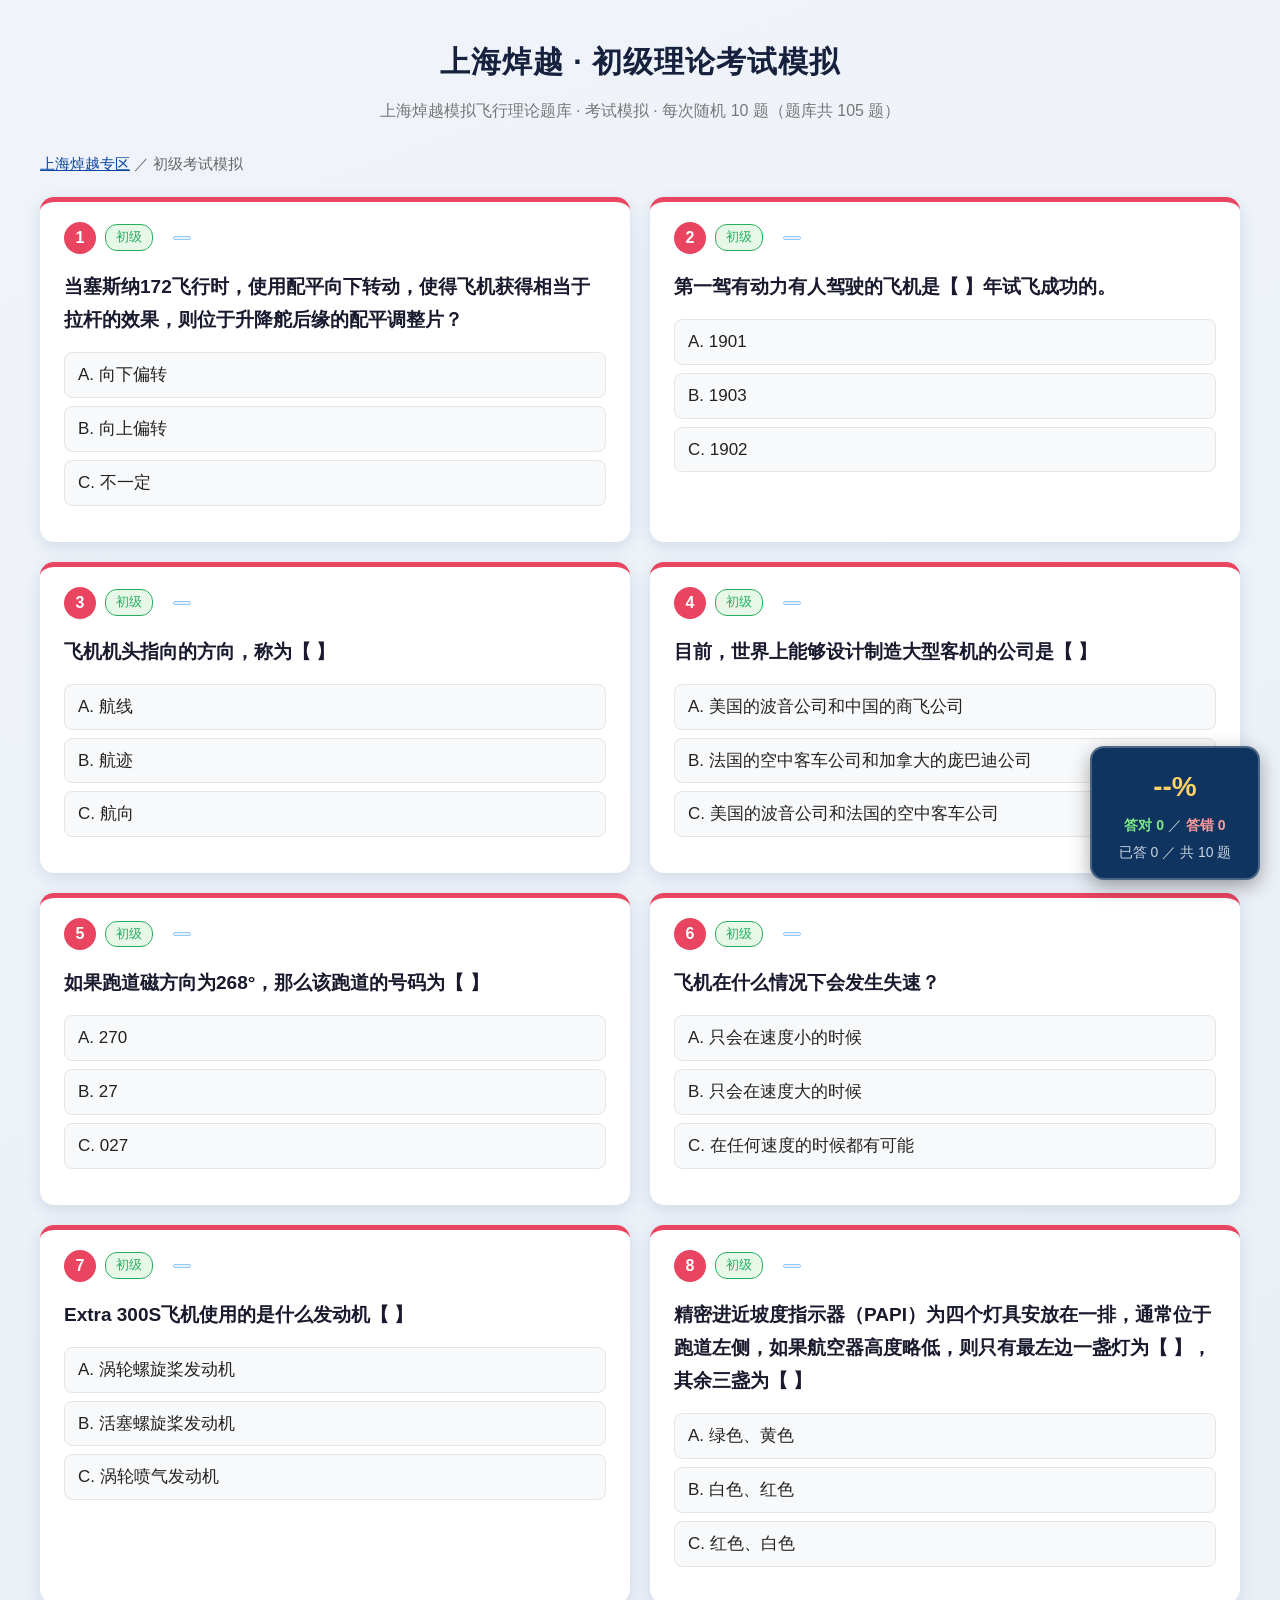
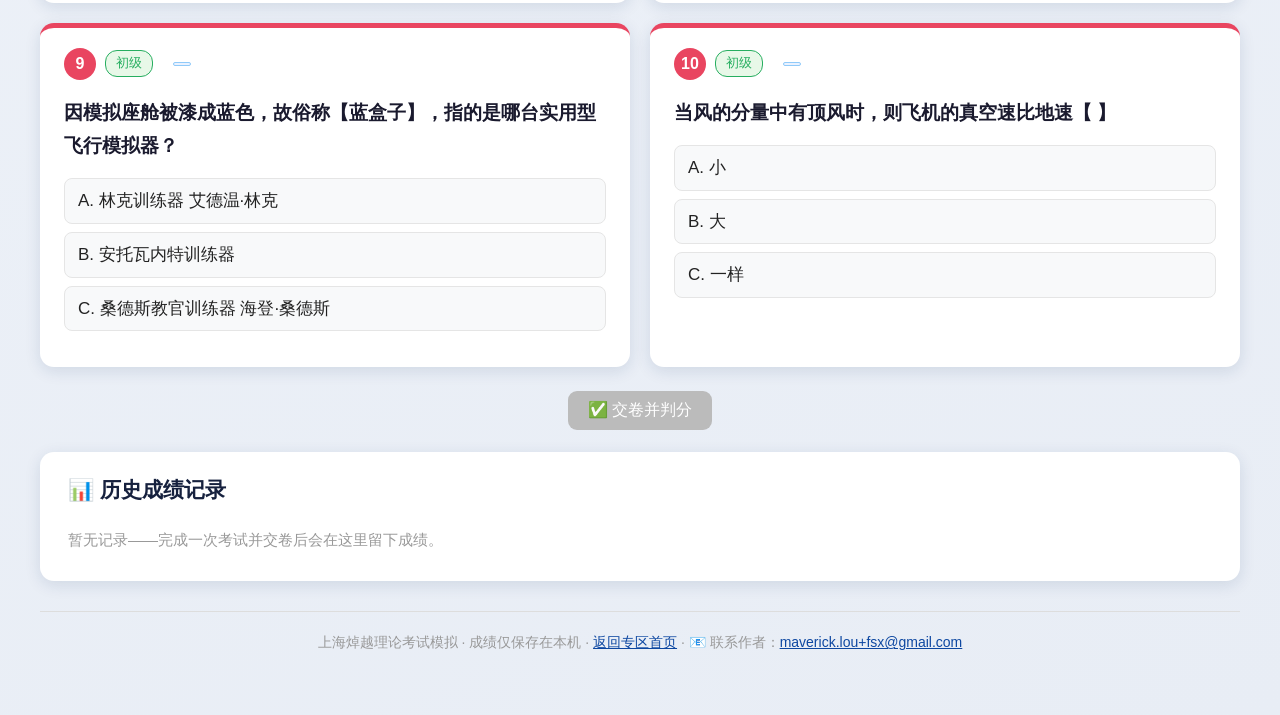
<file: zhuoyue-junior-exam.html>
<!DOCTYPE html>
<html lang="zh-CN">
<head>
<meta charset="utf-8">
<meta name="viewport" content="width=device-width, initial-scale=1.0">
<title>上海焯越模拟飞行理论_初级考试模拟_随机10题</title>
<meta name="description" content="上海焯越初级理论考试模拟，每次随机抽取10道题，交卷自动判分并显示历史成绩记录，还原省赛国赛理论考试自测场景。">
<meta name="keywords" content="上海焯越,焯越模拟飞行,模拟飞行理论题库,初级考试模拟,模拟飞行刷题,航空理论考试,省赛国赛理论考试,105题">
<link rel="canonical" href="https://fsxquiz.pages.dev/zhuoyue-junior-exam.html">
<meta property="og:type" content="website">
<meta property="og:site_name" content="上海焯越模拟飞行理论">
<meta property="og:title" content="上海焯越模拟飞行理论_初级考试模拟_随机10题">
<meta property="og:description" content="上海焯越初级理论考试模拟，每次随机抽取10道题，交卷自动判分并显示历史成绩记录，还原省赛国赛理论考试自测场景。">
<meta property="og:url" content="https://fsxquiz.pages.dev/zhuoyue-junior-exam.html">
<meta property="og:locale" content="zh_CN">
<meta name="twitter:card" content="summary">
<meta name="twitter:title" content="上海焯越模拟飞行理论_初级考试模拟_随机10题">
<meta name="twitter:description" content="上海焯越初级理论考试模拟，每次随机抽取10道题，交卷自动判分并显示历史成绩记录，还原省赛国赛理论考试自测场景。">
<meta name="theme-color" content="#0f3460">
<script type="application/ld+json">{"@context":"https://schema.org","@graph":[{"@type":"WebPage","@id":"https://fsxquiz.pages.dev/zhuoyue-junior-exam.html#webpage","url":"https://fsxquiz.pages.dev/zhuoyue-junior-exam.html","name":"初级考试模拟","description":"上海焯越初级理论考试模拟，每次随机抽取10道题，交卷自动判分并显示历史成绩记录，还原省赛国赛理论考试自测场景。","inLanguage":"zh-CN","isPartOf":{"@id":"https://fsxquiz.pages.dev/#website"}},{"@type":"BreadcrumbList","itemListElement":[{"@type":"ListItem","position":1,"name":"上海焯越模拟飞行理论","item":"https://fsxquiz.pages.dev/"},{"@type":"ListItem","position":2,"name":"初级考试模拟","item":"https://fsxquiz.pages.dev/zhuoyue-junior-exam.html"}]}]}</script>
<link rel="stylesheet" href="zhuoyue-common.css">
<style></style>
</head>
<body>
<div class="container">
<h1>上海焯越 · 初级理论考试模拟</h1>
<div class="subtitle">上海焯越模拟飞行理论题库 · 考试模拟 · 每次随机 10 题（题库共 105 题）</div>
<div class="top-bar">
  <span class="crumbs"><a href="index.html">上海焯越专区</a> ／ 初级考试模拟</span>
  
</div>
<div id="exam-grid" class="grid"></div>
<div class="btn-row">
  <button id="btn-submit" class="btn" onclick="submitExam()" disabled>✅ 交卷并判分</button>
  <button id="btn-new" class="btn secondary" onclick="newExam()" style="display:none">🔄 重新随机抽题</button>
</div>
<div id="summary" class="summary hidden"></div>
<div class="history-box"><h2>📊 历史成绩记录</h2><div id="history-content"></div></div>
<div class="footer">上海焯越理论考试模拟 · 成绩仅保存在本机 · <a href="index.html">返回专区首页</a> · 📧 联系作者：<a href="mailto:maverick.lou+fsx@gmail.com">maverick.lou+fsx@gmail.com</a></div>
<script type="application/json" id="qdata">[{"text":"襟翼、副翼、升降舵的英文是？","opts":[{"letter":"A","text":"flap aileron elevator","correct":true},{"letter":"B","text":"wing aileron rudder","correct":false},{"letter":"C","text":"flap aileron rudder","correct":false}],"letter":"A","answer":"flap aileron elevator","diff":"初级","img":"","warn":"","qid":"qb1a94ad7462e"},{"text":"航空器依据产生向上力的方式分为两大类，轻于空气的航空器依靠【 】浮于空中。","opts":[{"letter":"A","text":"重力","correct":false},{"letter":"B","text":"升力","correct":false},{"letter":"C","text":"浮力","correct":true}],"letter":"C","answer":"浮力","diff":"初级","img":"","warn":"","qid":"q1811929ac108"},{"text":"航向仪中的W指示的是哪个方向【 】","opts":[{"letter":"A","text":"东","correct":false},{"letter":"B","text":"西","correct":true},{"letter":"C","text":"南","correct":false},{"letter":"D","text":"北","correct":false}],"letter":"B","answer":"西","diff":"初级","img":"","warn":"","qid":"q763f73d5f11f"},{"text":"第一架飞机是谁发明的？他是哪国人？","opts":[{"letter":"A","text":"莱特兄弟 美国","correct":true},{"letter":"B","text":"莱恩兄弟 美国","correct":false},{"letter":"C","text":"莱特兄弟 德国","correct":false}],"letter":"A","answer":"莱特兄弟 美国","diff":"初级","img":"","warn":"","qid":"q269abae349c9"},{"text":"【 】不可以通过人为控制来操纵飞机的飞行状态。","opts":[{"letter":"A","text":"垂直安定面","correct":true},{"letter":"B","text":"副翼","correct":false},{"letter":"C","text":"方向舵","correct":false}],"letter":"A","answer":"垂直安定面","diff":"初级","img":"","warn":"","qid":"qf3db1aac519d"},{"text":"实际飞行的方向，称为【 】","opts":[{"letter":"A","text":"航线","correct":false},{"letter":"B","text":"航迹","correct":true},{"letter":"C","text":"航向","correct":false}],"letter":"B","answer":"航迹","diff":"初级","img":"","warn":"","qid":"qdf9959576010"},{"text":"副翼的英文是【 】","opts":[{"letter":"A","text":"Rudder","correct":false},{"letter":"B","text":"flap","correct":false},{"letter":"C","text":"aileron","correct":true}],"letter":"C","answer":"aileron","diff":"初级","img":"","warn":"","qid":"q0a87f487ab86"},{"text":"舰载机起飞和着舰时，航空母舰应当？","opts":[{"letter":"A","text":"向着风来向停止向前航行","correct":false},{"letter":"B","text":"向着风来向尽可能高速的向前航行","correct":true},{"letter":"C","text":"顺着风来向尽可能高速的向前航行","correct":false}],"letter":"B","answer":"向着风来向尽可能高速的向前航行","diff":"初级","img":"","warn":"","qid":"qe1661a4d96dd"},{"text":"如果跑道磁方向为268°，那么该跑道的号码为【 】","opts":[{"letter":"A","text":"270","correct":false},{"letter":"B","text":"27","correct":true},{"letter":"C","text":"027","correct":false}],"letter":"B","answer":"27","diff":"初级","img":"","warn":"","qid":"q1cfc71332ced"},{"text":"气象风90度，跑道12/30，航空器在哪条跑道上降落【 】","opts":[{"letter":"A","text":"12","correct":true},{"letter":"B","text":"30","correct":false},{"letter":"C","text":"12/30","correct":false}],"letter":"A","answer":"12","diff":"初级","img":"","warn":"","qid":"qeaf1289d98a7"},{"text":"extra300s飞机驾驶舱有几个座位？","opts":[{"letter":"A","text":"1","correct":true},{"letter":"B","text":"2","correct":false},{"letter":"C","text":"3","correct":false}],"letter":"A","answer":"1","diff":"初级","img":"","warn":"","qid":"qd56ab90e2cb1"},{"text":"被称为“中国导弹之父、中国火箭之父、火箭之王”的科学家是？","opts":[{"letter":"A","text":"钱学森","correct":true},{"letter":"B","text":"邓稼先","correct":false},{"letter":"C","text":"于 敏","correct":false}],"letter":"A","answer":"钱学森","diff":"初级","img":"","warn":"","qid":"q3b3617dafe33"},{"text":"飞机的操纵面不包括【 】","opts":[{"letter":"A","text":"机翼","correct":false},{"letter":"B","text":"方向舵","correct":false},{"letter":"C","text":"起落架","correct":true}],"letter":"C","answer":"起落架","diff":"初级","img":"","warn":"","qid":"q430127950f94"},{"text":"副翼位于？","opts":[{"letter":"A","text":"机身","correct":false},{"letter":"B","text":"机翼","correct":true},{"letter":"C","text":"尾翼","correct":false}],"letter":"B","answer":"机翼","diff":"初级","img":"","warn":"","qid":"qe7363a1b31a8"},{"text":"特技竞速飞行中，开启氮气加速会快速提升飞行速度，但缺点是【 】","opts":[{"letter":"A","text":"会损伤发动机","correct":true},{"letter":"B","text":"难以操纵","correct":false},{"letter":"C","text":"容易产生爆炸","correct":false}],"letter":"A","answer":"会损伤发动机","diff":"初级","img":"","warn":"","qid":"q6ddc5c65e56a"},{"text":"飞机上的“黑匣子”外壳是【 】颜色。","opts":[{"letter":"A","text":"黑色","correct":false},{"letter":"B","text":"黄色","correct":false},{"letter":"C","text":"橙色","correct":true}],"letter":"C","answer":"橙色","diff":"初级","img":"","warn":"","qid":"qda80ee689c89"},{"text":"民航客机和直升机的机翼主要的区别是【 】","opts":[{"letter":"A","text":"带弯度的翼型和不带弯度的翼型","correct":false},{"letter":"B","text":"固定的机翼和旋转的机翼","correct":true},{"letter":"C","text":"可控的机翼和不可控的机翼","correct":false}],"letter":"B","answer":"固定的机翼和旋转的机翼","diff":"初级","img":"","warn":"","qid":"q3dfb7dbfed73"},{"text":"民用飞机不可以在哪个气层飞行【 】","opts":[{"letter":"A","text":"逃逸层","correct":true},{"letter":"B","text":"对流层","correct":false},{"letter":"C","text":"平流层","correct":false}],"letter":"A","answer":"逃逸层","diff":"初级","img":"","warn":"","qid":"qab6f8c9c802a"},{"text":"以下不属于航空器的是？","opts":[{"letter":"A","text":"飞机","correct":false},{"letter":"B","text":"航空母舰","correct":true},{"letter":"C","text":"热气球","correct":false}],"letter":"B","answer":"航空母舰","diff":"初级","img":"","warn":"","qid":"qc0de4035ef85"},{"text":"塞斯纳172机型的发动机类型是?","opts":[{"letter":"A","text":"活塞螺旋桨","correct":true},{"letter":"B","text":"涡轮喷气","correct":false},{"letter":"C","text":"涡轮螺旋桨","correct":false}],"letter":"A","answer":"活塞螺旋桨","diff":"初级","img":"","warn":"","qid":"q70e6f75c5338"},{"text":"尾翼的英文是【 】","opts":[{"letter":"A","text":"Fuselage","correct":false},{"letter":"B","text":"wings","correct":false},{"letter":"C","text":"empennage","correct":true},{"letter":"D","text":"landing gear","correct":false}],"letter":"C","answer":"empennage","diff":"初级","img":"","warn":"","qid":"q5d8f019e6d6c"},{"text":"飞机降落是逆风还是顺风【 】","opts":[{"letter":"A","text":"顺风","correct":false},{"letter":"B","text":"逆风","correct":true},{"letter":"C","text":"都可以","correct":false}],"letter":"B","answer":"逆风","diff":"初级","img":"","warn":"","qid":"qacee4ba466bf"},{"text":"建国初期的朝鲜战争中，中国人民空军使用的战斗机主战机型是？","opts":[{"letter":"A","text":"米格-15","correct":true},{"letter":"B","text":"米格-17","correct":false},{"letter":"C","text":"苏-27","correct":false}],"letter":"A","answer":"米格-15","diff":"初级","img":"","warn":"","qid":"qc828e1abab6e"},{"text":"飞机在什么情况下会发生失速？","opts":[{"letter":"A","text":"只会在速度小的时候","correct":false},{"letter":"B","text":"只会在速度大的时候","correct":false},{"letter":"C","text":"在任何速度的时候都有可能","correct":true}],"letter":"C","answer":"在任何速度的时候都有可能","diff":"初级","img":"","warn":"","qid":"qfb551342b695"},{"text":"在机场的同一条跑道上，如果一端的标记为“15”，那么在另一端跑道的标记是【 】","opts":[{"letter":"A","text":"15","correct":false},{"letter":"B","text":"24","correct":false},{"letter":"C","text":"33","correct":true}],"letter":"C","answer":"33","diff":"初级","img":"","warn":"","qid":"q436c68c14a39"},{"text":"extra 300s 属于【 】","opts":[{"letter":"A","text":"上单翼飞机","correct":false},{"letter":"B","text":"下单翼飞机","correct":true},{"letter":"C","text":"旋翼飞机","correct":false}],"letter":"B","answer":"下单翼飞机","diff":"初级","img":"","warn":"","qid":"q4912eeadb47f"},{"text":"Cessna 172（塞斯纳） 属于【 】式起落架飞机。","opts":[{"letter":"A","text":"前三点","correct":true},{"letter":"B","text":"后三点","correct":false},{"letter":"C","text":"可伸缩","correct":false}],"letter":"A","answer":"前三点","diff":"初级","img":"","warn":"","qid":"q1f7398b12754"},{"text":"能够控制飞机横滚的是（   ）。","opts":[{"letter":"A","text":"垂直安定面","correct":false},{"letter":"B","text":"副翼","correct":true},{"letter":"C","text":"方向舵","correct":false}],"letter":"B","answer":"副翼","diff":"初级","img":"","warn":"","qid":"q6b77542ad008"},{"text":"当姿态仪显示飞机仰角为10度，这时飞机的状态是【 】","opts":[{"letter":"A","text":"上升","correct":false},{"letter":"B","text":"下降","correct":false},{"letter":"C","text":"不确定","correct":true}],"letter":"C","answer":"不确定","diff":"初级","img":"","warn":"","qid":"qc55cee8aed77"},{"text":"以下哪个部件不是飞机的主要结构组成部分【 】","opts":[{"letter":"A","text":"机翼","correct":false},{"letter":"B","text":"起落架","correct":false},{"letter":"C","text":"黑匣子","correct":true}],"letter":"C","answer":"黑匣子","diff":"初级","img":"","warn":"","qid":"q466a7ef5f7c9"},{"text":"以下不属于机场“滑行道”特点的是【 】","opts":[{"letter":"A","text":"滑行道上的标志都是黄色","correct":false},{"letter":"B","text":"飞机可以在滑行道上起飞或着陆","correct":true},{"letter":"C","text":"滑行道的宽度由使用机场最大的飞机的轮廓宽度决定","correct":false}],"letter":"B","answer":"飞机可以在滑行道上起飞或着陆","diff":"初级","img":"","warn":"","qid":"q73438555abaf"},{"text":"AOA攻角(迎角)是指什么？","opts":[{"letter":"A","text":"飞机纵轴与地平线夹角","correct":false},{"letter":"B","text":"飞机横轴与天地线夹角","correct":false},{"letter":"C","text":"飞机机翼弦线与相对来流夹角","correct":true}],"letter":"C","answer":"飞机机翼弦线与相对来流夹角","diff":"初级","img":"","warn":"","qid":"qd04ab17917ca"},{"text":"我国自行设计制造的第一架大型喷气式客机是【 】型号。","opts":[{"letter":"A","text":"C919","correct":false},{"letter":"B","text":"运十","correct":true},{"letter":"C","text":"ARJ21","correct":false}],"letter":"B","answer":"运十","diff":"初级","img":"","warn":"","qid":"q319a76d092f8"},{"text":"在进近和着陆时，襟翼的主要作用是【 】","opts":[{"letter":"A","text":"允许以更大的指示空速接地","correct":false},{"letter":"B","text":"增加下降坡度而不增加空速","correct":true},{"letter":"C","text":"减小下降坡度而不增加空速选项","correct":false}],"letter":"B","answer":"增加下降坡度而不增加空速","diff":"初级","img":"","warn":"","qid":"qc57914a1a086"},{"text":"航向仪中的S指示的是哪个方向【 】","opts":[{"letter":"A","text":"东","correct":false},{"letter":"B","text":"西","correct":false},{"letter":"C","text":"南","correct":true},{"letter":"D","text":"北","correct":false}],"letter":"C","answer":"南","diff":"初级","img":"","warn":"","qid":"q6919bbd59943"},{"text":"精密进近坡度指示器（PAPI）为四个灯具安放在一排，通常位于跑道左侧，如果航空器高度略低，则只有最左边一盏灯为【 】，其余三盏为【 】","opts":[{"letter":"A","text":"绿色、黄色","correct":false},{"letter":"B","text":"白色、红色","correct":true},{"letter":"C","text":"红色、白色","correct":false}],"letter":"B","answer":"白色、红色","diff":"初级","img":"","warn":"","qid":"qba4f3b65a665"},{"text":"某机场有两条平行跑道，编号为18L的跑道另一端跑道编号为？","opts":[{"letter":"A","text":"18R","correct":false},{"letter":"B","text":"36L","correct":false},{"letter":"C","text":"36R","correct":true}],"letter":"C","answer":"36R","diff":"初级","img":"","warn":"","qid":"q3b500ea59642"},{"text":"塞斯纳172SP 飞机有几个座位【 】","opts":[{"letter":"A","text":"1个","correct":false},{"letter":"B","text":"2个","correct":false},{"letter":"C","text":"4个","correct":true}],"letter":"C","answer":"4个","diff":"初级","img":"","warn":"","qid":"qaa19fea5f598"},{"text":"特技竞速飞行中,“ 氮气加速” 通常是指向发动机燃烧室注入【 】","opts":[{"letter":"A","text":"氧气","correct":false},{"letter":"B","text":"氮气","correct":false},{"letter":"C","text":"氮氧化合物","correct":true}],"letter":"C","answer":"氮氧化合物","diff":"初级","img":"","warn":"","qid":"q0f1bd12f324e"},{"text":"美国人 艾德温·林克（Edwin Albert ·Link）在【 】年发明了世界上第一台实用型飞行模拟器 - 林克训练器（Link Trainer）又称：林克机","opts":[{"letter":"A","text":"1904","correct":false},{"letter":"B","text":"1929","correct":true},{"letter":"C","text":"1934","correct":false}],"letter":"B","answer":"1929","diff":"初级","img":"","warn":"","qid":"q0c1d1c5e9364"},{"text":"采用襟翼的目的是为了【 】","opts":[{"letter":"A","text":"改变俯仰状态","correct":false},{"letter":"B","text":"减小阻力","correct":false},{"letter":"C","text":"增加升力","correct":true}],"letter":"C","answer":"增加升力","diff":"初级","img":"","warn":"","qid":"q84da84c344b5"},{"text":"Extra 300S飞机使用的是什么发动机【 】","opts":[{"letter":"A","text":"涡轮螺旋桨发动机","correct":false},{"letter":"B","text":"活塞螺旋桨发动机","correct":true},{"letter":"C","text":"涡轮喷气发动机","correct":false}],"letter":"B","answer":"活塞螺旋桨发动机","diff":"初级","img":"","warn":"","qid":"q7c8291561e2d"},{"text":"机场跑道磁航向是指跑道中心线延长线与‌【 】之间的夹角，它是机场跑道命名和飞机导航的核心依据。","opts":[{"letter":"A","text":"磁南方向","correct":false},{"letter":"B","text":"磁北方向","correct":true},{"letter":"C","text":"磁东方向","correct":false},{"letter":"D","text":"磁西方向","correct":false}],"letter":"B","answer":"磁北方向","diff":"初级","img":"","warn":"","qid":"q8414873b9809"},{"text":"当塞斯纳172飞行时，使用配平向下转动，使得飞机获得相当于拉杆的效果，则位于升降舵后缘的配平调整片？","opts":[{"letter":"A","text":"向下偏转","correct":true},{"letter":"B","text":"向上偏转","correct":false},{"letter":"C","text":"不一定","correct":false}],"letter":"A","answer":"向下偏转","diff":"初级","img":"","warn":"","qid":"qdea7d98d7a0d"},{"text":"目前，世界上最先进的战机是【 】","opts":[{"letter":"A","text":"第四代隐形战机","correct":false},{"letter":"B","text":"第三代隐形战机","correct":false},{"letter":"C","text":"第五代隐形战机","correct":true}],"letter":"C","answer":"第五代隐形战机","diff":"初级","img":"","warn":"","qid":"q3349ed183dc2"},{"text":"通过脚舵操纵方向舵可以使飞机沿着【 】运动。","opts":[{"letter":"A","text":"横轴俯仰","correct":false},{"letter":"B","text":"纵轴滚转","correct":false},{"letter":"C","text":"竖轴（立轴）偏转","correct":true}],"letter":"C","answer":"竖轴（立轴）偏转","diff":"初级","img":"","warn":"","qid":"q8217d12a1088"},{"text":"飞机机头指向的方向，称为【 】","opts":[{"letter":"A","text":"航线","correct":false},{"letter":"B","text":"航迹","correct":false},{"letter":"C","text":"航向","correct":true}],"letter":"C","answer":"航向","diff":"初级","img":"","warn":"","qid":"q29d734d43745"},{"text":"RUNWAY15表示的是【 】","opts":[{"letter":"A","text":"15号滑行道","correct":false},{"letter":"B","text":"15号停机位","correct":false},{"letter":"C","text":"15号跑道","correct":true}],"letter":"C","answer":"15号跑道","diff":"初级","img":"","warn":"","qid":"qd14b6329afcf"},{"text":"任何航空器都必须产生一个【 】自身重力的向上的力，才能升入空中。","opts":[{"letter":"A","text":"小于","correct":false},{"letter":"B","text":"等于","correct":false},{"letter":"C","text":"大于","correct":true}],"letter":"C","answer":"大于","diff":"初级","img":"","warn":"","qid":"q58d4f095ef62"},{"text":"襟翼的英文是【 】","opts":[{"letter":"A","text":"Rudder","correct":false},{"letter":"B","text":"flap","correct":true},{"letter":"C","text":"aileron","correct":false}],"letter":"B","answer":"flap","diff":"初级","img":"","warn":"","qid":"q808beca13528"},{"text":"Su33航母着舰时，飞机机轮接触甲板的一刹那应当把油门【 】","opts":[{"letter":"A","text":"收光","correct":false},{"letter":"B","text":"推满","correct":true},{"letter":"C","text":"保持原位不动","correct":false}],"letter":"B","answer":"推满","diff":"初级","img":"","warn":"","qid":"q7269b09f66e8"},{"text":"当风的分量中有顶风时，则飞机的真空速比地速【 】","opts":[{"letter":"A","text":"小","correct":false},{"letter":"B","text":"大","correct":true},{"letter":"C","text":"一样","correct":false}],"letter":"B","answer":"大","diff":"初级","img":"","warn":"","qid":"q2ec5a2edf011"},{"text":"机身的英文是【 】","opts":[{"letter":"A","text":"Fuselage","correct":true},{"letter":"B","text":"wings","correct":false},{"letter":"C","text":"empennage","correct":false},{"letter":"D","text":"landing gear","correct":false}],"letter":"A","answer":"Fuselage","diff":"初级","img":"","warn":"","qid":"qda453970d033"},{"text":"转弯侧滑仪指示小飞机右倾，小球偏右，表示飞机【 】","opts":[{"letter":"A","text":"内侧滑","correct":true},{"letter":"B","text":"外侧滑","correct":false},{"letter":"C","text":"无侧滑","correct":false}],"letter":"A","answer":"内侧滑","diff":"初级","img":"","warn":"","qid":"q9db5b0bb60c4"},{"text":"当操纵杆（盘）向左压，飞机向左横滚运动，则左侧副翼【 】右侧副翼【 】","opts":[{"letter":"A","text":"向上 向上","correct":false},{"letter":"B","text":"向上 向下","correct":true},{"letter":"C","text":"向下 向上","correct":false}],"letter":"B","answer":"向上 向下","diff":"初级","img":"","warn":"","qid":"qba5cc93130d2"},{"text":"依据产生向上力的方式不同，航空器分为【 】大类","opts":[{"letter":"A","text":"2","correct":true},{"letter":"B","text":"3","correct":false},{"letter":"C","text":"5","correct":false}],"letter":"A","answer":"2","diff":"初级","img":"","warn":"","qid":"qe690af6acb3e"},{"text":"机翼的英文是【 】","opts":[{"letter":"A","text":"Fuselage","correct":false},{"letter":"B","text":"wings","correct":true},{"letter":"C","text":"empennage","correct":false},{"letter":"D","text":"landing gear","correct":false}],"letter":"B","answer":"wings","diff":"初级","img":"","warn":"","qid":"q5c2ee4cb22c4"},{"text":"航向仪的英文是【 】","opts":[{"letter":"A","text":"altitude indicator","correct":false},{"letter":"B","text":"heading indicator","correct":true},{"letter":"C","text":"attitude indicator","correct":false},{"letter":"D","text":"airspeed indicator","correct":false}],"letter":"B","answer":"heading indicator","diff":"初级","img":"","warn":"","qid":"q812f8642a421"},{"text":"ASFC代表？","opts":[{"letter":"A","text":"中国国际航空航天博览会","correct":false},{"letter":"B","text":"中国航空运输协会","correct":false},{"letter":"C","text":"中国航空运动协会","correct":true}],"letter":"C","answer":"中国航空运动协会","diff":"初级","img":"","warn":"","qid":"qfa249f47a27d"},{"text":"依靠与空气相对运动产生的空气动力，或靠发动机喷射产生的反作用力升空飞行的属于【 】航空器","opts":[{"letter":"A","text":"轻于空气的","correct":false},{"letter":"B","text":"重于空气的","correct":true},{"letter":"C","text":"小于空气的","correct":false},{"letter":"D","text":"大于空气的","correct":false}],"letter":"B","answer":"重于空气的","diff":"初级","img":"","warn":"","qid":"qb5a3263c7ef1"},{"text":"能够控制飞机进行爬升下降的是【 】","opts":[{"letter":"A","text":"副翼","correct":false},{"letter":"B","text":"方向舵","correct":false},{"letter":"C","text":"升降舵","correct":true}],"letter":"C","answer":"升降舵","diff":"初级","img":"","warn":"","qid":"q54c5eb1c81b7"},{"text":"前三点起落架飞机着陆时，应当哪个起落架先接地?","opts":[{"letter":"A","text":"前起落架","correct":false},{"letter":"B","text":"后主起落架","correct":true},{"letter":"C","text":"前后起落架同时","correct":false}],"letter":"B","answer":"后主起落架","diff":"初级","img":"","warn":"","qid":"q76b17b829f80"},{"text":"目前，世界上能够设计制造大型客机的公司是【 】","opts":[{"letter":"A","text":"美国的波音公司和中国的商飞公司","correct":false},{"letter":"B","text":"法国的空中客车公司和加拿大的庞巴迪公司","correct":false},{"letter":"C","text":"美国的波音公司和法国的空中客车公司","correct":true}],"letter":"C","answer":"美国的波音公司和法国的空中客车公司","diff":"初级","img":"","warn":"","qid":"q367990538c05"},{"text":"方向舵的英文是【 】","opts":[{"letter":"A","text":"rudder","correct":true},{"letter":"B","text":"flap","correct":false},{"letter":"C","text":"aileron","correct":false}],"letter":"A","answer":"rudder","diff":"初级","img":"","warn":"","qid":"qeec9f493fd2d"},{"text":"机场跑道磁航向是指跑道【 】延长线与‌磁北方向‌之间的夹角，它是机场跑道命名和飞机导航的核心依据。","opts":[{"letter":"A","text":"中心线","correct":true},{"letter":"B","text":"中轴线","correct":false},{"letter":"C","text":"中段线","correct":false}],"letter":"A","answer":"中心线","diff":"初级","img":"","warn":"","qid":"qe64e968001c8"},{"text":"Cessna 172（塞斯纳） 属于【 】","opts":[{"letter":"A","text":"上单翼飞机","correct":true},{"letter":"B","text":"下单翼飞机","correct":false},{"letter":"C","text":"旋翼飞机","correct":false}],"letter":"A","answer":"上单翼飞机","diff":"初级","img":"","warn":"","qid":"qa98711d4ecdd"},{"text":"空速表的英文是【 】","opts":[{"letter":"A","text":"altitude indicator","correct":false},{"letter":"B","text":"heading indicator","correct":false},{"letter":"C","text":"attitude indicator","correct":false},{"letter":"D","text":"airspeed indicator","correct":true}],"letter":"D","answer":"airspeed indicator","diff":"初级","img":"","warn":"","qid":"q71ea0de5bb27"},{"text":"姿态仪是用来测量飞机的【 】","opts":[{"letter":"A","text":"转弯角","correct":false},{"letter":"B","text":"俯仰角和倾斜角","correct":true},{"letter":"C","text":"上升角和下降角","correct":false}],"letter":"B","answer":"俯仰角和倾斜角","diff":"初级","img":"","warn":"","qid":"q44783ecbcb9f"},{"text":"我国最新研制的大型喷气式客机是【 】","opts":[{"letter":"A","text":"C919","correct":true},{"letter":"B","text":"运十","correct":false},{"letter":"C","text":"ARJ21","correct":false}],"letter":"A","answer":"C919","diff":"初级","img":"","warn":"","qid":"qdb8bd0cc4db6"},{"text":"飞机在停机、滑行、起飞或着陆时重要的支撑部件是【 】","opts":[{"letter":"A","text":"机翼","correct":false},{"letter":"B","text":"起落架","correct":true},{"letter":"C","text":"减速板","correct":false}],"letter":"B","answer":"起落架","diff":"初级","img":"","warn":"","qid":"q607c3e22ced9"},{"text":"计划飞行的方向，称为【 】","opts":[{"letter":"A","text":"航线","correct":true},{"letter":"B","text":"航迹","correct":false},{"letter":"C","text":"航向","correct":false}],"letter":"A","answer":"航线","diff":"初级","img":"","warn":"","qid":"q9af0feca4e8e"},{"text":"因模拟座舱被漆成蓝色，故俗称【蓝盒子】，指的是哪台实用型飞行模拟器？","opts":[{"letter":"A","text":"林克训练器 艾德温·林克","correct":true},{"letter":"B","text":"安托瓦内特训练器","correct":false},{"letter":"C","text":"桑德斯教官训练器 海登·桑德斯","correct":false}],"letter":"A","answer":"林克训练器 艾德温·林克","diff":"初级","img":"","warn":"","qid":"q01fc65d89cae"},{"text":"飞机按用途可分为【 】两大类。","opts":[{"letter":"A","text":"军用飞机和民用飞机","correct":true},{"letter":"B","text":"运动类飞机和运输飞机","correct":false},{"letter":"C","text":"通航飞机和作战飞机","correct":false}],"letter":"A","answer":"军用飞机和民用飞机","diff":"初级","img":"","warn":"","qid":"qc7b7c290cb58"},{"text":"放下襟翼，飞机的阻力将【 】","opts":[{"letter":"A","text":"增大","correct":true},{"letter":"B","text":"减小","correct":false},{"letter":"C","text":"保持不变","correct":false}],"letter":"A","answer":"增大","diff":"初级","img":"","warn":"","qid":"q23c8941bf8ff"},{"text":"起落架的英文是【 】","opts":[{"letter":"A","text":"Fuselage","correct":false},{"letter":"B","text":"wings","correct":false},{"letter":"C","text":"empennage","correct":false},{"letter":"D","text":"landing gear","correct":true}],"letter":"D","answer":"landing gear","diff":"初级","img":"","warn":"","qid":"q1a165b5a3814"},{"text":"俯仰配平在【 】操纵面上。","opts":[{"letter":"A","text":"副翼","correct":false},{"letter":"B","text":"方向舵","correct":false},{"letter":"C","text":"升降舵","correct":true}],"letter":"C","answer":"升降舵","diff":"初级","img":"","warn":"","qid":"q673d2da0ca8e"},{"text":"全国模拟飞行比赛中小学参与的最高等级的比赛是？","opts":[{"letter":"A","text":"全国精英赛系列赛","correct":false},{"letter":"B","text":"全国青少年锦标赛","correct":true},{"letter":"C","text":"全国大学生锦标赛系列赛","correct":false}],"letter":"B","answer":"全国青少年锦标赛","diff":"初级","img":"","warn":"","qid":"q76e3a90212e0"},{"text":"当在空中看到一架飞机在远处，机翼上在我们的左侧方位是绿色的灯光，我们的右侧方位是红色灯光，则该飞机的飞行方向是？","opts":[{"letter":"A","text":"与我们同向飞行","correct":false},{"letter":"B","text":"从我方右侧飞向左侧","correct":false},{"letter":"C","text":"与我们相对飞行","correct":true}],"letter":"C","answer":"与我们相对飞行","diff":"初级","img":"","warn":"","qid":"qd1d1dd0ac977"},{"text":"能够控制飞机机头向左或者向右运动的是【 】","opts":[{"letter":"A","text":"垂直安定面","correct":false},{"letter":"B","text":"副翼","correct":false},{"letter":"C","text":"方向舵","correct":true}],"letter":"C","answer":"方向舵","diff":"初级","img":"","warn":"","qid":"qf1bf989570e4"},{"text":"模拟飞行在百余年的发展历史中经历了哪三个时代？","opts":[{"letter":"A","text":"机械式 - 电子式 - 计算机式","correct":false},{"letter":"B","text":"机械式 - 无线电式 - 数字式","correct":false},{"letter":"C","text":"机械式 - 电子式 - 数字式","correct":true}],"letter":"C","answer":"机械式 - 电子式 - 数字式","diff":"初级","img":"","warn":"","qid":"q1902db61998f"},{"text":"中国的第一架飞机是【 】在【 】时制造的?","opts":[{"letter":"A","text":"万户 明朝","correct":false},{"letter":"B","text":"冯如 1909年","correct":true},{"letter":"C","text":"朱家仁 1936年","correct":false}],"letter":"B","answer":"冯如 1909年","diff":"初级","img":"","warn":"","qid":"q162f0a5eae7a"},{"text":"2025年印巴空战中，巴基斯坦使用哪款战斗机击落数架印度战斗机？","opts":[{"letter":"A","text":"阵风","correct":false},{"letter":"B","text":"歼-10CE","correct":true},{"letter":"C","text":"米格-29","correct":false}],"letter":"B","answer":"歼-10CE","diff":"初级","img":"","warn":"","qid":"qf1c279e82598"},{"text":"通过驾驶盘或者操纵杆操纵副翼可以使飞机沿着【 】滚转。","opts":[{"letter":"A","text":"横轴","correct":false},{"letter":"B","text":"纵轴","correct":true},{"letter":"C","text":"竖轴","correct":false}],"letter":"B","answer":"纵轴","diff":"初级","img":"","warn":"","qid":"q1afd25dd0284"},{"text":"姿态仪的英文是【 】","opts":[{"letter":"A","text":"altitude indicator","correct":false},{"letter":"B","text":"heading indicator","correct":false},{"letter":"C","text":"attitude indicator","correct":true},{"letter":"D","text":"airspeed indicator","correct":false}],"letter":"C","answer":"attitude indicator","diff":"初级","img":"","warn":"","qid":"qf1ad2c6830b4"},{"text":"【 】年，冯如发明的飞机完成试飞成功，被称为中国航空之父。","opts":[{"letter":"A","text":"1907","correct":false},{"letter":"B","text":"1908","correct":false},{"letter":"C","text":"1909","correct":true}],"letter":"C","answer":"1909","diff":"初级","img":"","warn":"","qid":"q46830fc72436"},{"text":"航空器是指能在【 】中进行可控飞行的飞行器。","opts":[{"letter":"A","text":"空气","correct":false},{"letter":"B","text":"大气","correct":true},{"letter":"C","text":"天空","correct":false}],"letter":"B","answer":"大气","diff":"初级","img":"","warn":"","qid":"qcea319b0a021"},{"text":"EXTRA 300S 属于【 】式起落架飞机。","opts":[{"letter":"A","text":"前三点","correct":false},{"letter":"B","text":"后三点","correct":true},{"letter":"C","text":"可伸缩","correct":false}],"letter":"B","answer":"后三点","diff":"初级","img":"","warn":"","qid":"q3adb4daf46fa"},{"text":"精密进近航道指示器“PAPI”三红一白代表【 】","opts":[{"letter":"A","text":"飞行高度过低","correct":true},{"letter":"B","text":"飞行高度过高","correct":false},{"letter":"C","text":"飞行高度正常","correct":false}],"letter":"A","answer":"飞行高度过低","diff":"初级","img":"","warn":"","qid":"q94ed1e746cd5"},{"text":"精密进近航道指示器“PAPI”两红两白代表【 】","opts":[{"letter":"A","text":"飞行高度过低","correct":false},{"letter":"B","text":"飞行高度过高","correct":false},{"letter":"C","text":"飞行高度正常","correct":true}],"letter":"C","answer":"飞行高度正常","diff":"初级","img":"","warn":"","qid":"qb79ecea79747"},{"text":"第一驾有动力有人驾驶的飞机是【 】年试飞成功的。","opts":[{"letter":"A","text":"1901","correct":false},{"letter":"B","text":"1903","correct":true},{"letter":"C","text":"1902","correct":false}],"letter":"B","answer":"1903","diff":"初级","img":"","warn":"","qid":"qbfe57a64368d"},{"text":"C919客机的C是指？","opts":[{"letter":"A","text":"China","correct":true},{"letter":"B","text":"CAAC","correct":false},{"letter":"C","text":"COURAGE","correct":false}],"letter":"A","answer":"China","diff":"初级","img":"","warn":"","qid":"q43d69d0ad76c"},{"text":"速度换算中，1节（knot）=【 】公里/小时。","opts":[{"letter":"A","text":"2","correct":false},{"letter":"B","text":"1.732","correct":false},{"letter":"C","text":"1.852","correct":true}],"letter":"C","answer":"1.852","diff":"初级","img":"","warn":"","qid":"q4fda8b640738"},{"text":"第一届珠海航展是【 】年，每隔 【 】年举办一届。","opts":[{"letter":"A","text":"1999年10月 两年","correct":false},{"letter":"B","text":"1996年11月 两年","correct":true},{"letter":"C","text":"2004年11月 三年","correct":false}],"letter":"B","answer":"1996年11月 两年","diff":"初级","img":"","warn":"","qid":"qfbcc9ef445da"},{"text":"速度换算中，1节（knot）=【 】海里/小时。","opts":[{"letter":"A","text":"1","correct":true},{"letter":"B","text":"1.732","correct":false},{"letter":"C","text":"1.852","correct":false}],"letter":"A","answer":"1","diff":"初级","img":"","warn":"","qid":"qc371c721334d"},{"text":"全国模拟飞行竞赛中最高等级的比赛是？","opts":[{"letter":"A","text":"全国精英赛系列赛","correct":false},{"letter":"B","text":"非中国航协主办的各类比赛","correct":false},{"letter":"C","text":"全国锦标赛系列赛","correct":true}],"letter":"C","answer":"全国锦标赛系列赛","diff":"初级","img":"","warn":"","qid":"qe337a3bcf3ae"},{"text":"当飞机处于速度稳定的平直飞行时，油门大小不变，向后拉杆使飞机从平飞变为爬升，则飞机的空速【 】","opts":[{"letter":"A","text":"不变","correct":false},{"letter":"B","text":"增加","correct":false},{"letter":"C","text":"减小","correct":true}],"letter":"C","answer":"减小","diff":"初级","img":"","warn":"","qid":"q651390f9b625"},{"text":"飞机中的“黑匣子”全称是【 】","opts":[{"letter":"A","text":"飞行数据记录仪","correct":true},{"letter":"B","text":"舱音记录仪","correct":false},{"letter":"C","text":"低空通话记录仪","correct":false}],"letter":"A","answer":"飞行数据记录仪","diff":"初级","img":"","warn":"","qid":"q16a560e964ef"},{"text":"下图中六大仪表从左至右，从上到下依次是","opts":[{"letter":"A","text":"上：空速表-转弯侧滑仪-气压式高度表；下：姿态仪-航向仪-垂直速率表（升降速度表）","correct":false},{"letter":"B","text":"上：空速表-姿态仪-气压式高度表；下：转弯侧滑仪-航向仪-垂直速率表（升降速度表）","correct":true},{"letter":"C","text":"上：空速表-姿态仪-垂直速率表（升降速度表）；下：转弯侧滑仪-航向仪-气压式高度表","correct":false}],"letter":"B","answer":"上：空速表-姿态仪-气压式高度表；下：转弯侧滑仪-航向仪-垂直速率表（升降速度表）","diff":"初级","img":"images/junior/field_47_0.jpg","warn":"","qid":"q936eaac4fd53"},{"text":"2. 下图（从左向右）第3个图标代表【 】","opts":[{"letter":"A","text":"油门","correct":false},{"letter":"B","text":"刹车","correct":false},{"letter":"C","text":"进气压力","correct":true}],"letter":"C","answer":"进气压力","diff":"初级","img":"images/junior/field_48_0.jpg","warn":"","qid":"q71f10d4bd0da"},{"text":"如图：高度表2指示的高度是【 】","opts":[{"letter":"A","text":"1500ft","correct":false},{"letter":"B","text":"14500ft","correct":true},{"letter":"C","text":"4500ft","correct":false}],"letter":"B","answer":"14500ft","diff":"初级","img":"images/junior/field_49_0.jpg","warn":"","qid":"q3189b6dddb69"},{"text":"图中表示飞机位于【 】向前滑行进入前方道路左转后是进入了【 】","opts":[{"letter":"A","text":"停机位 跑道2L","correct":false},{"letter":"B","text":"滑行道 滑行道20R","correct":false},{"letter":"C","text":"滑行道 跑道2L","correct":true}],"letter":"C","answer":"滑行道 跑道2L","diff":"初级","img":"images/junior/field_59_0.jpg","warn":"","qid":"q602505b4f16e"},{"text":"气压式高度表的英文是【 】","opts":[{"letter":"A","text":"altitude indicator","correct":true},{"letter":"B","text":"heading indicator","correct":false},{"letter":"C","text":"attitude indicator","correct":false},{"letter":"D","text":"airspeed indicator","correct":false}],"letter":"A","answer":"altitude indicator","diff":"初级","img":"","warn":"","qid":"qf4486b5bf28f"},{"text":"在航空英语中，正确表述“国家”的常用词汇包括","opts":[{"letter":"A","text":"country、nation、state","correct":true},{"letter":"B","text":"country、nation、motherland","correct":false},{"letter":"C","text":"country、state、motherland","correct":false}],"letter":"A","answer":"country、nation、state","diff":"初级","img":"","warn":"","qid":"q5dfca8c2c057"},{"text":"在航空英语中，表述“国家”的常用词汇 country 的词义是【 】","opts":[{"letter":"A","text":"区域、疆域","correct":true},{"letter":"B","text":"民族、文化","correct":false},{"letter":"C","text":"政权、政府","correct":false}],"letter":"A","answer":"区域、疆域","diff":"初级","img":"","warn":"","qid":"qe0b2c1aaa144"},{"text":"在航空英语中，表述“国家”的常用词汇 nation 的词义是【 】","opts":[{"letter":"A","text":"区域、疆域","correct":false},{"letter":"B","text":"民族、文化","correct":true},{"letter":"C","text":"政权、政府","correct":false}],"letter":"B","answer":"民族、文化","diff":"初级","img":"","warn":"","qid":"q295e2aa5c8f8"}]</script>
</div>
<div class="score-float">
  <div class="score-num" id="score-pct">--%</div>
  <div class="score-detail"><span class="score-ok" id="score-ok">答对 0</span> ／ <span class="score-no" id="score-no">答错 0</span></div>
  <div class="score-detail" id="score-extra">共 0 题</div>
</div>
<button id="back-top" class="back-top" type="button" title="回到顶部" aria-label="回到顶部" onclick="scrollToTop()">⬆</button>
<script src="zhuoyue-stats.js"></script>
<script>
// 回顶部按钮
window.addEventListener('scroll', function() {
  var btn = document.getElementById('back-top');
  if (btn) btn.classList.toggle('show', window.scrollY > 400);
});
function scrollToTop() { window.scrollTo({ top: 0, behavior: 'smooth' }); }

var DATA=JSON.parse(document.getElementById('qdata').textContent);
var SKEY='zhuoyue_exam_junior_state_v1', HKEY='zhuoyue_exam_junior_history_v1';
var state=null;
function loadState(){ try{return JSON.parse(sessionStorage.getItem(SKEY)||'null');}catch(e){return null;} }
function saveState(){ try{sessionStorage.setItem(SKEY,JSON.stringify(state));}catch(e){} }
function sample(){
  var a=DATA.map(function(_,i){return i;});
  for(var i=a.length-1;i>0;i--){var j=Math.floor(Math.random()*(i+1));var t=a[i];a[i]=a[j];a[j]=t;}
  return a.slice(0,10);
}
if(!state || !state.ids || state.ids.length!==10) state={ids:sample(),chosen:{},submitted:false,ts:Date.now()};
function esc(s){return String(s).replace(/&/g,'&amp;').replace(/</g,'&lt;').replace(/>/g,'&gt;').replace(/"/g,'&quot;');}
function render(){
  var html='';
  state.ids.forEach(function(qi,pos){
    var q=DATA[qi], chosen=state.chosen[qi]||'';
    var diff=q.diff==='中级'?'<span class="q-diff mid">中级</span>':'<span class="q-diff">初级</span>';
    html+='<div class="q-card" data-pos="'+pos+'" data-qid="'+q.qid+'"><div class="q-top"><span class="q-num">'+(pos+1)+'</span>'+diff+'<span class="q-status"></span><span class="q-stat" data-qid="'+q.qid+'"></span></div><div class="q-text">'+esc(q.text)+'</div>';
    if(q.img) html+='<img class="qimg" src="'+esc(q.img)+'" alt="题目配图">';
    if(q.warn) html+='<div class="q-warn">'+esc(q.warn)+'</div>';
    q.opts.forEach(function(o){
      var cls='opt';
      if(state.submitted){ if(o.correct) cls+=' opt-correct'; if(chosen===o.letter && !o.correct) cls+=' opt-wrong'; }
      else if(chosen===o.letter) cls+=' opt-selected';
      html+='<div class="'+cls+'" data-letter="'+o.letter+'" onclick="pickOpt(this)">'+o.letter+'. '+esc(o.text)+'</div>';
    });
    html+='<div class="ans-area"><div class="ans-reveal'+(state.submitted?' show':'')+'">';
    if(state.submitted) html+= (chosen===q.letter?'✓ 答对了！':'✗ 答错了！')+' 正确答案：<span class="correct-text">'+q.letter+'（'+esc(q.answer)+'）</span>';
    html+='</div></div></div>';
  });
  document.getElementById('exam-grid').innerHTML=html;
  updateScore();
}
function pickOpt(el){
  if(state.submitted) return;
  var card=el.closest('.q-card'), pos=parseInt(card.dataset.pos,10), qi=state.ids[pos];
  state.chosen[qi]=el.dataset.letter; saveState(); render();
}
function updateScore(){
  var answered=0, ok=0, no=0;
  state.ids.forEach(function(qi){
    if(state.submitted){ if(state.chosen[qi]===DATA[qi].letter) ok++; else no++; }
    else if(state.chosen[qi]) answered++;
  });
  document.getElementById('score-pct').textContent=state.submitted?Math.round(ok/10*100)+'%':'--%';
  document.getElementById('score-ok').textContent='答对 '+ok;
  document.getElementById('score-no').textContent='答错 '+(state.submitted?no:0);
  document.getElementById('score-extra').textContent=state.submitted?'共 10 题':'已答 '+answered+' ／ 共 10 题';
  document.getElementById('btn-submit').disabled=state.submitted || !state.ids.every(function(qi){return !!state.chosen[qi];});
  document.getElementById('btn-new').style.display=state.submitted?'':'none';
}
function submitExam(){
  if(state.submitted) return;
  state.submitted=true; state.ts=Date.now(); saveState();
  var ok=0,no=0;
  state.ids.forEach(function(qi){ var right=state.chosen[qi]===DATA[qi].letter; if(right) ok++; else no++;
    Stats.record(DATA[qi].qid, right); });
  var hist=[]; try{hist=JSON.parse(localStorage.getItem(HKEY)||'[]');}catch(e){}
  var d=new Date(), p=function(n){return n<10?'0'+n:''+n;};
  hist.push({time:d.getFullYear()+'-'+p(d.getMonth()+1)+'-'+p(d.getDate())+' '+p(d.getHours())+':'+p(d.getMinutes()),correct:ok,wrong:no,pct:Math.round(ok/10*100)});
  try{localStorage.setItem(HKEY,JSON.stringify(hist));}catch(e){}
  document.getElementById('summary').className='summary';
  document.getElementById('summary').innerHTML='<strong>本次成绩：答对 '+ok+' 题，答错 '+no+' 题，正确率 '+Math.round(ok/10*100)+'%</strong>　（历史成绩记录已更新）';
  render(); renderHistory();
}
function newExam(){ state={ids:sample(),chosen:{},submitted:false,ts:Date.now()}; saveState();
  document.getElementById('summary').className='summary hidden'; render(); window.scrollTo({top:0,behavior:'smooth'}); }
function renderHistory(){
  var hist=[]; try{hist=JSON.parse(localStorage.getItem(HKEY)||'[]');}catch(e){}
  var box=document.getElementById('history-content');
  if(!hist.length){ box.innerHTML='<div class="history-empty">暂无记录——完成一次考试并交卷后会在这里留下成绩。</div>'; return; }
  var h='<table><tr><th>时间</th><th>答对</th><th>答错</th><th>正确率</th></tr>';
  hist.slice().reverse().forEach(function(r){ h+='<tr><td>'+esc(r.time)+'</td><td>'+r.correct+'</td><td>'+r.wrong+'</td><td><strong>'+r.pct+'%</strong></td></tr>'; });
  box.innerHTML=h+'</table>';
}
render(); renderHistory();
</script>
</body>
</html>
</file>
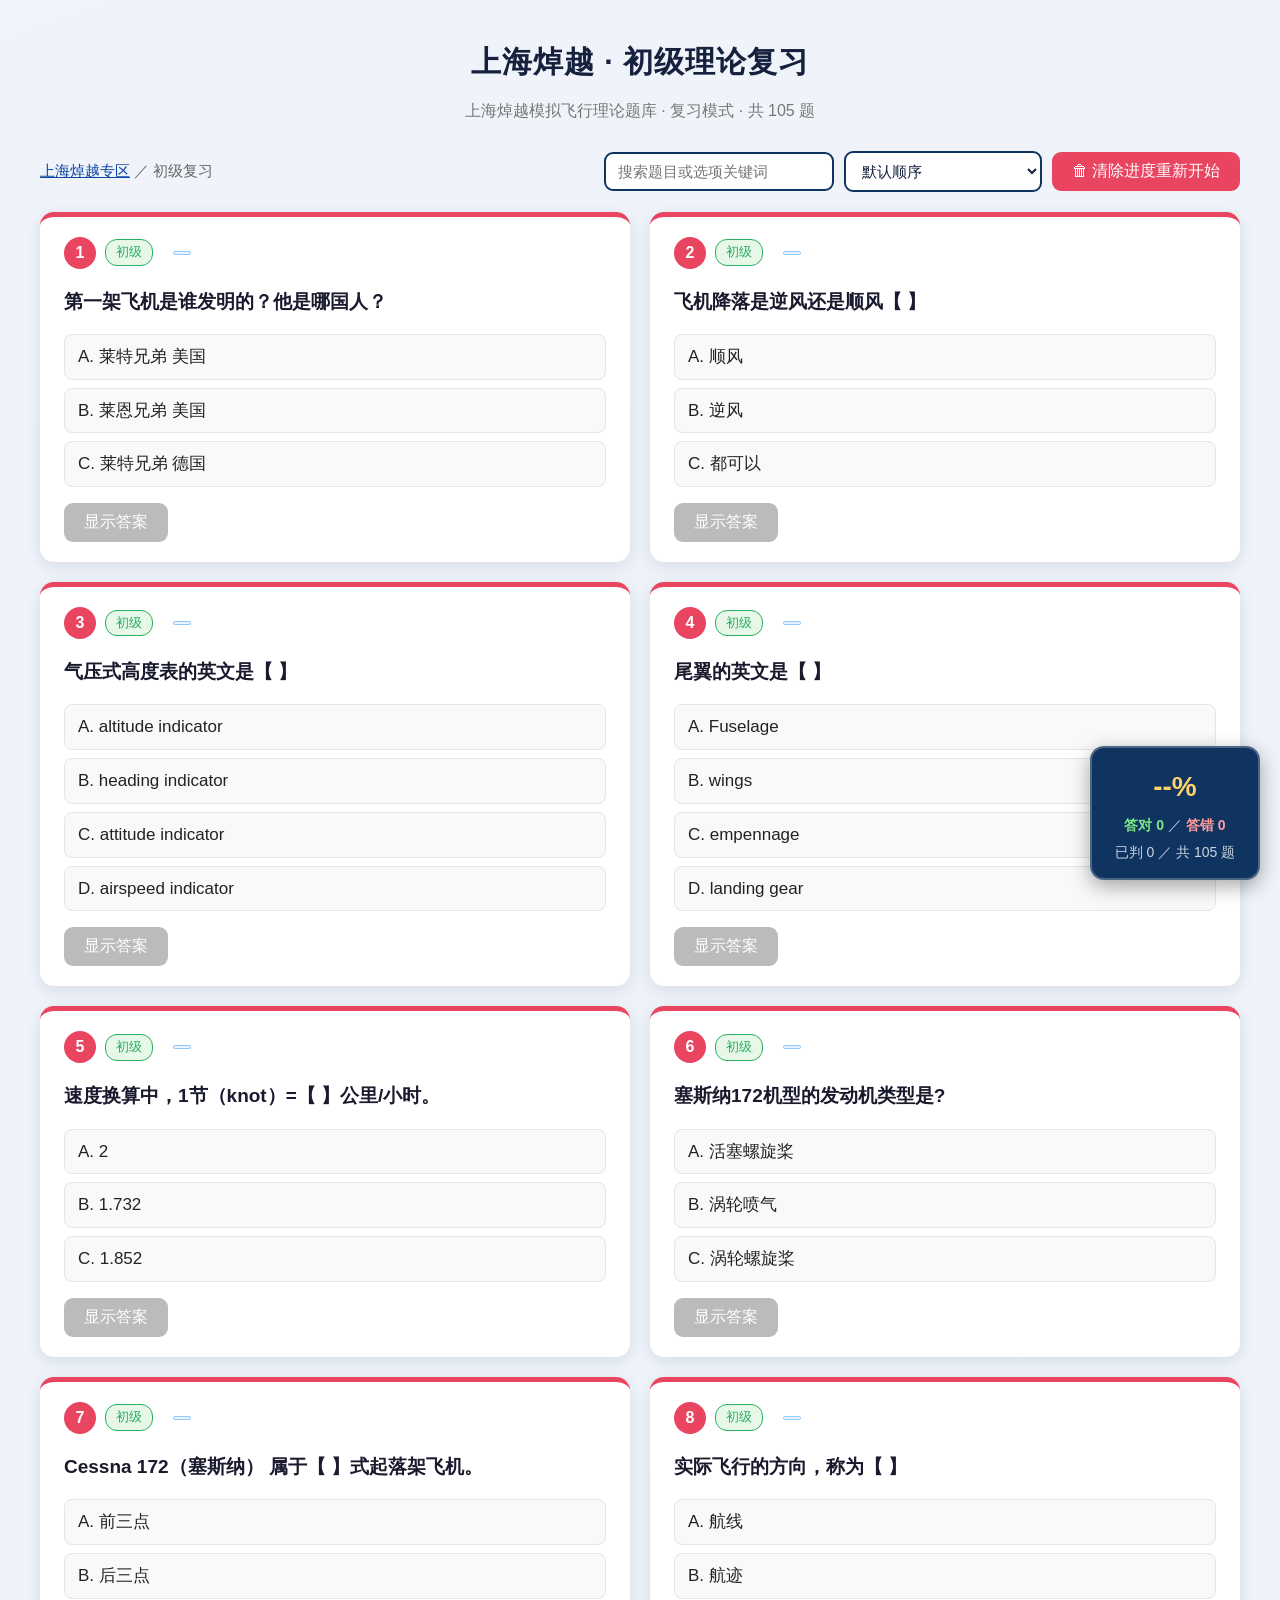
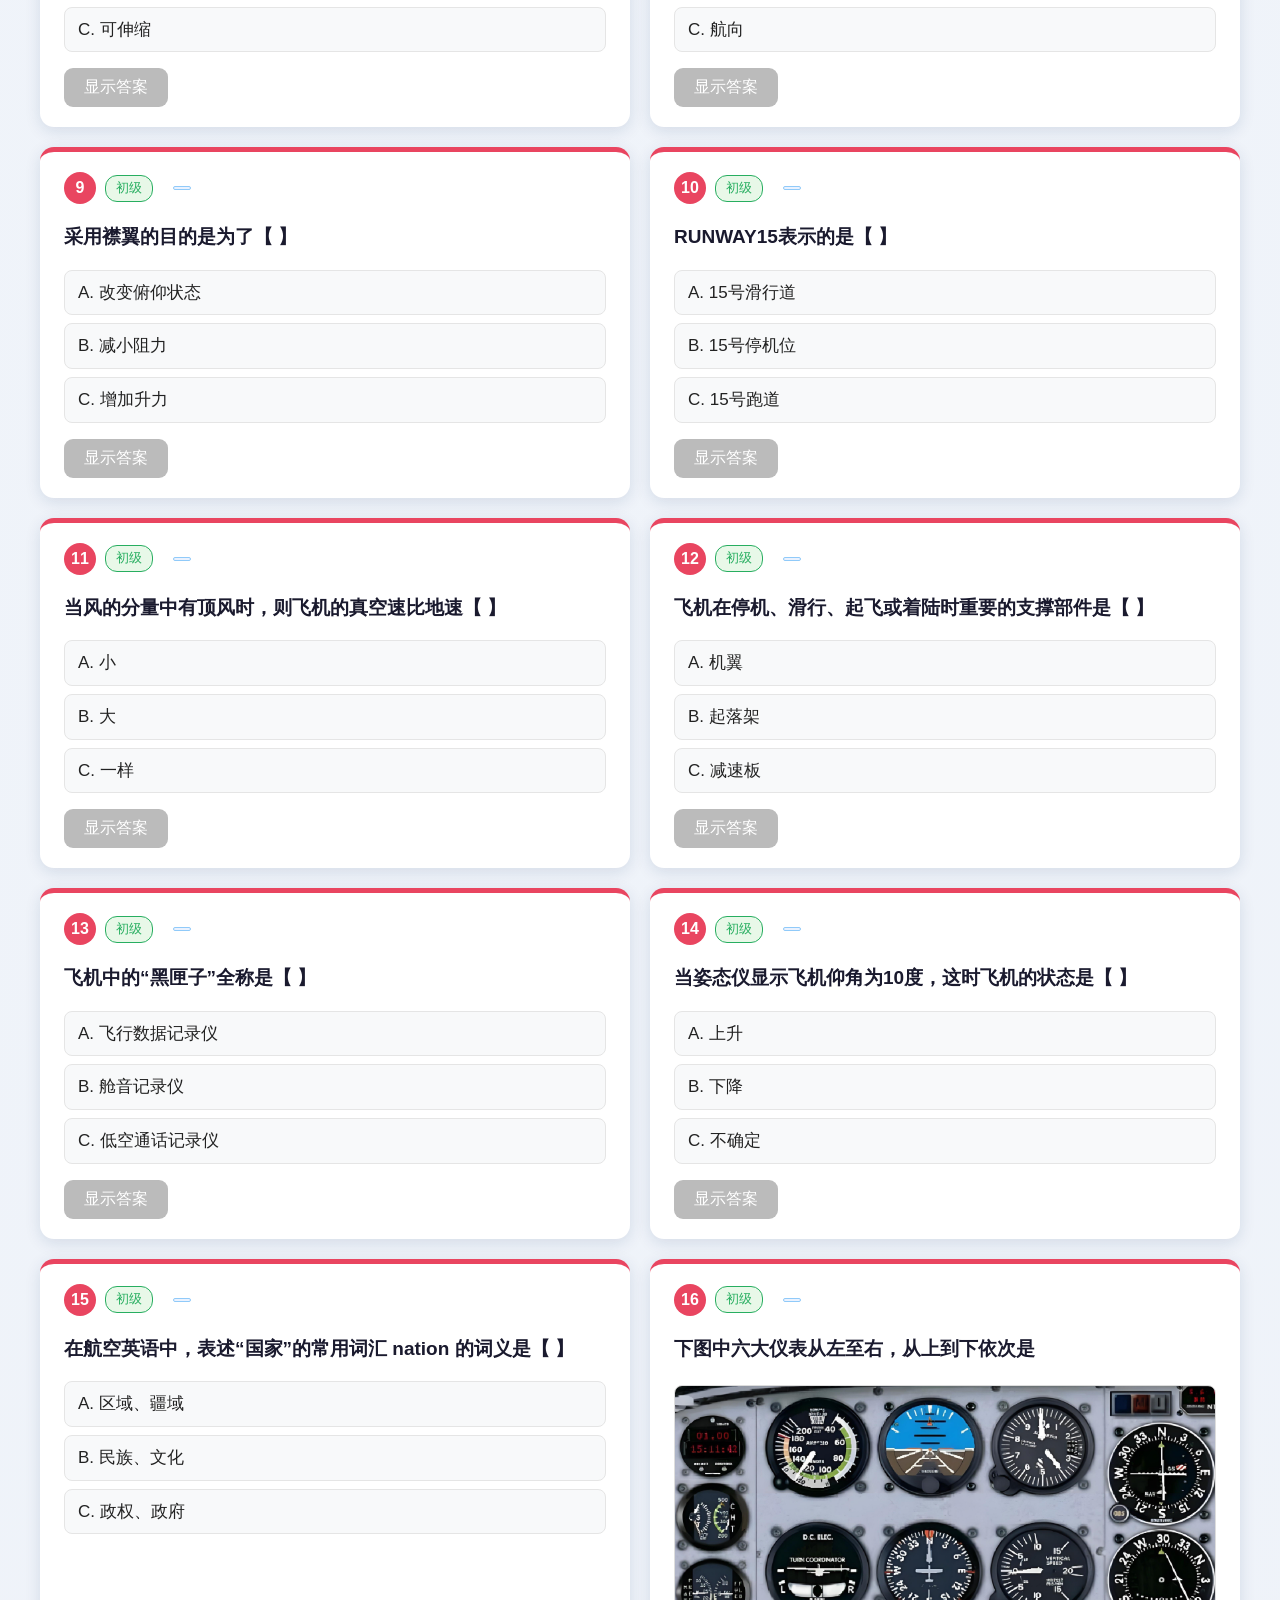
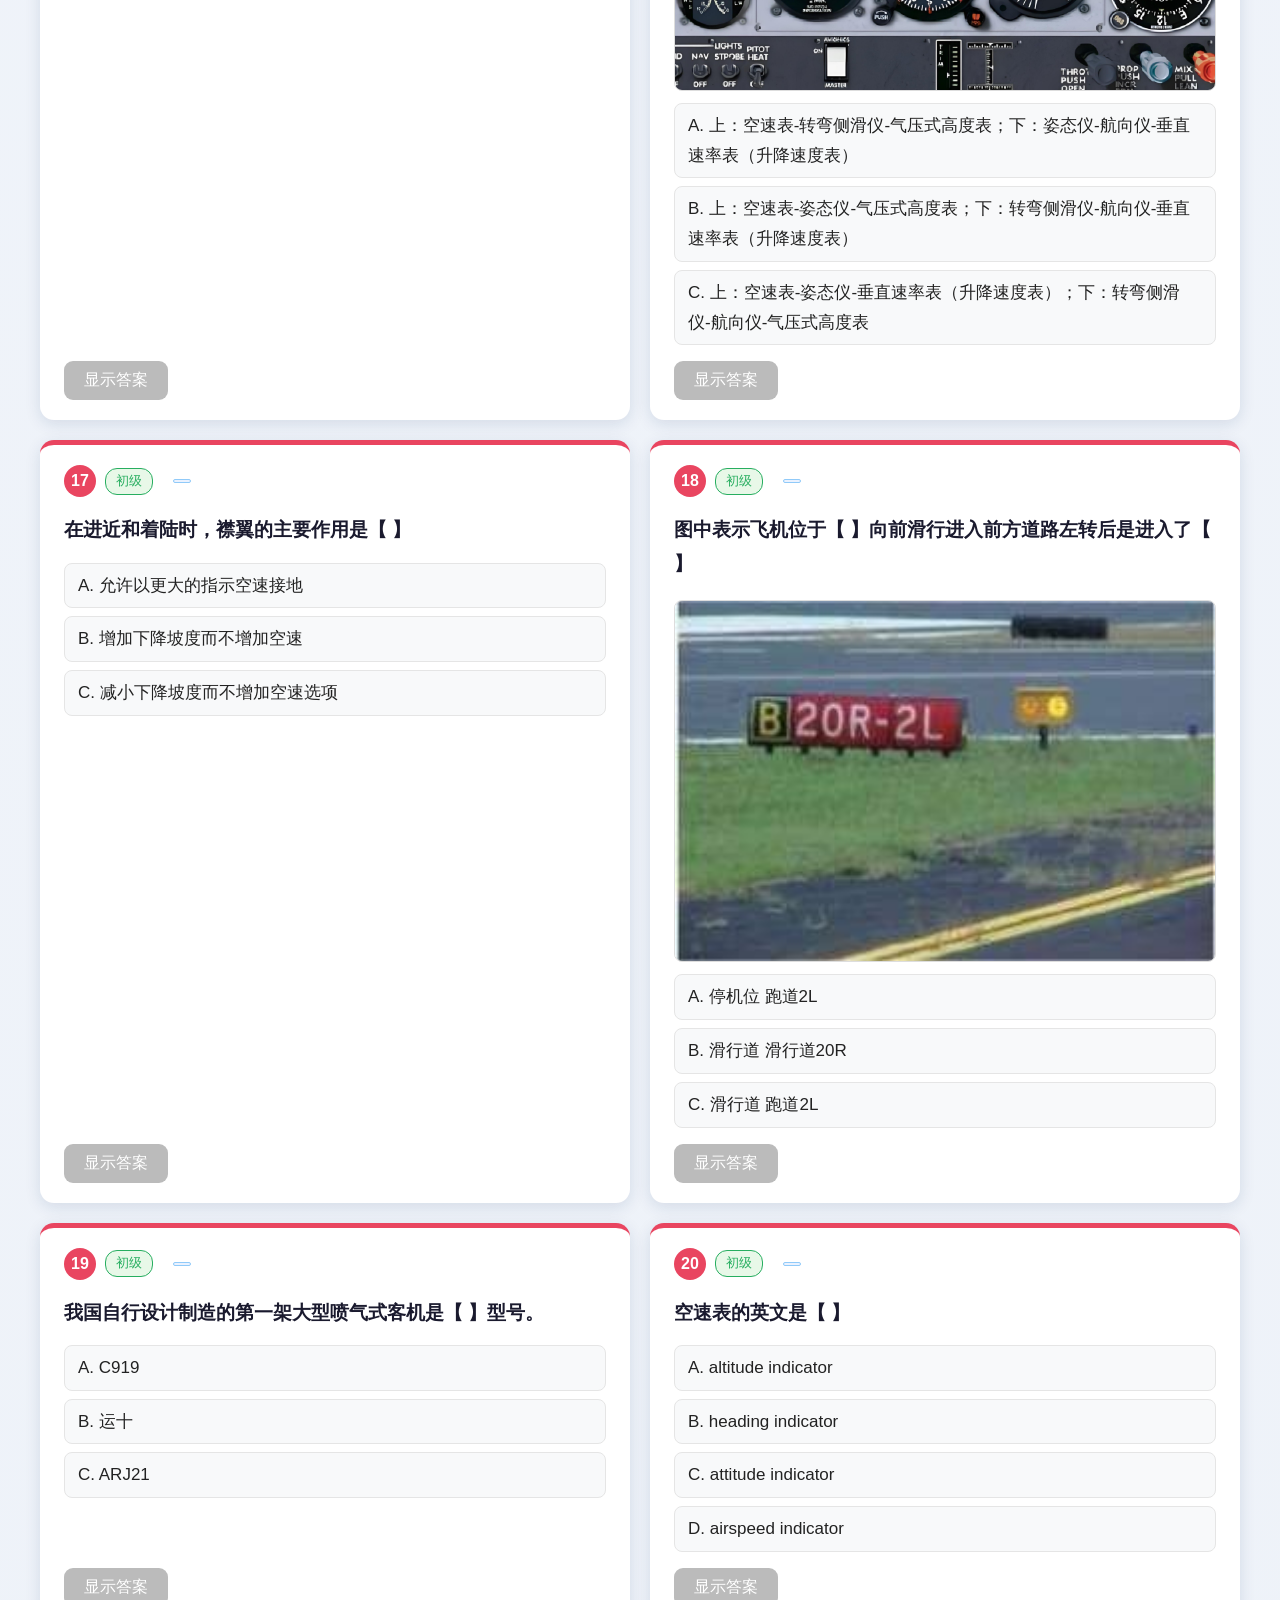
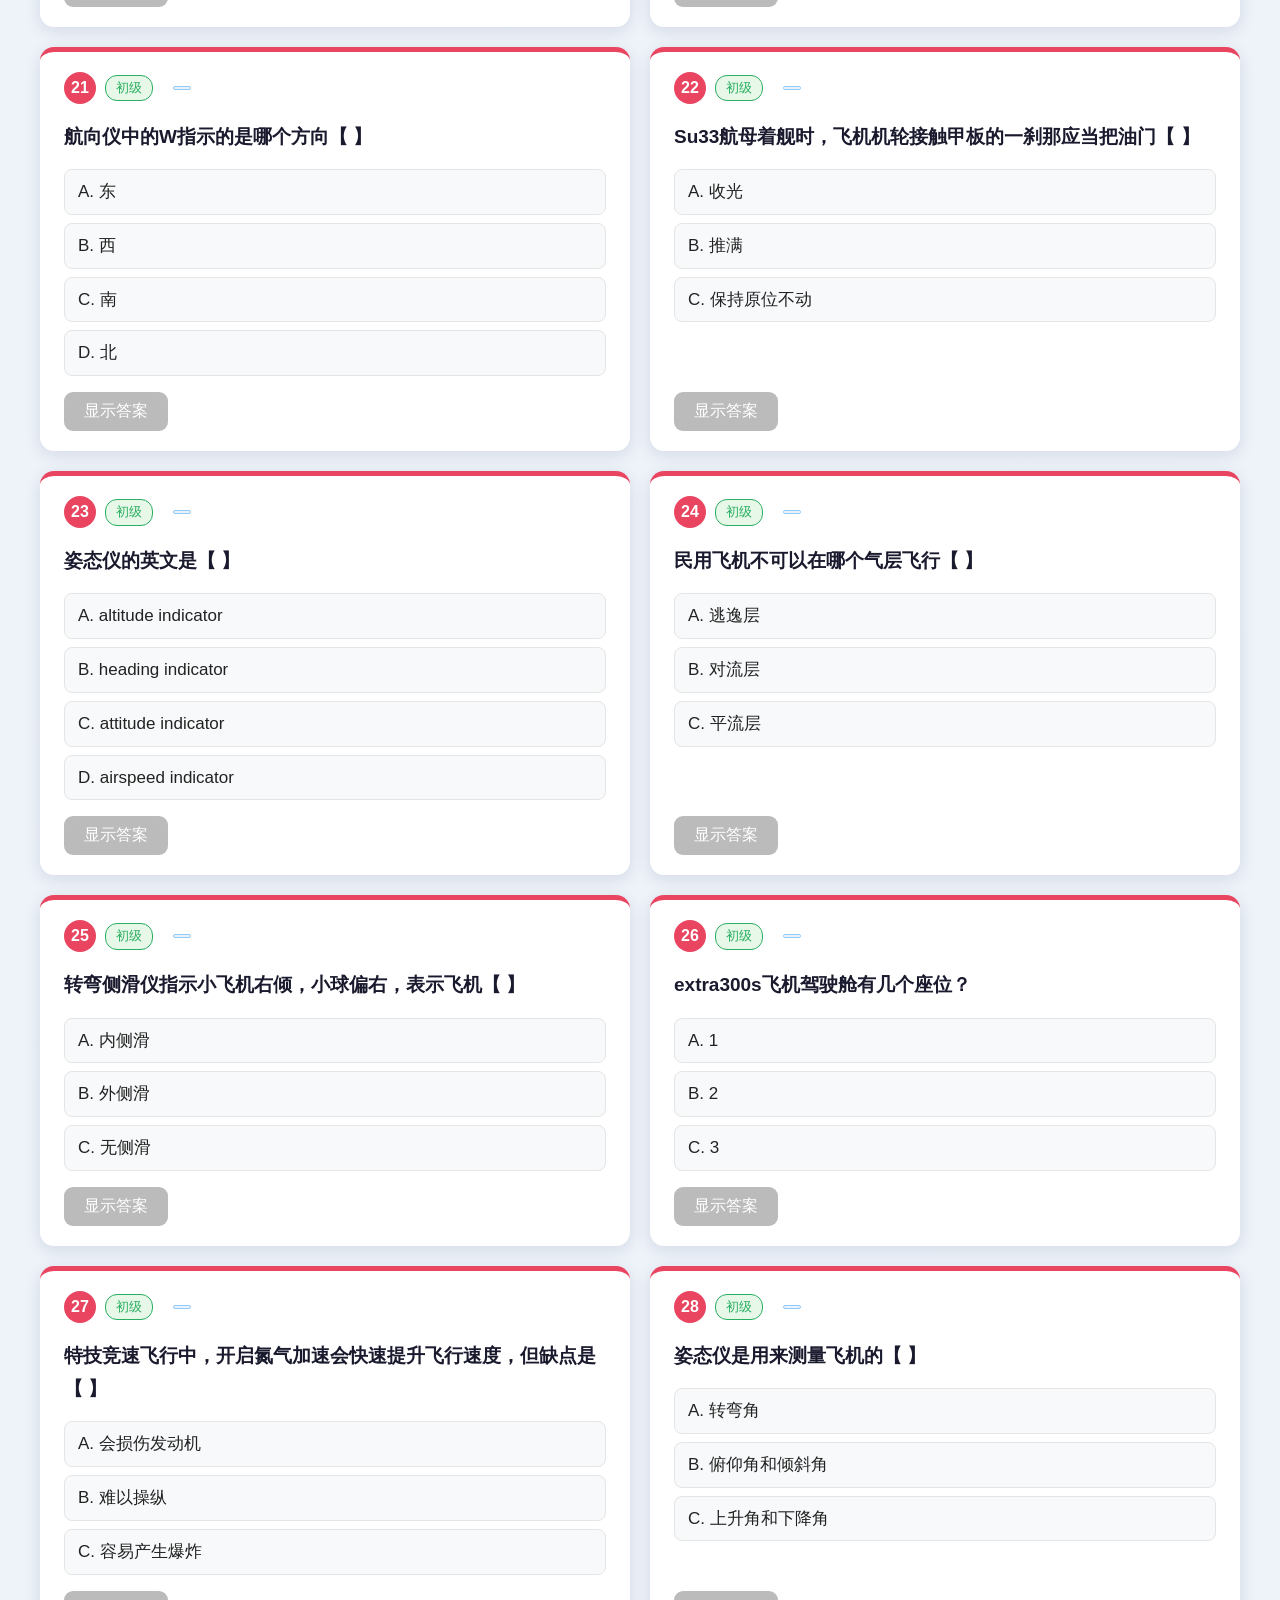
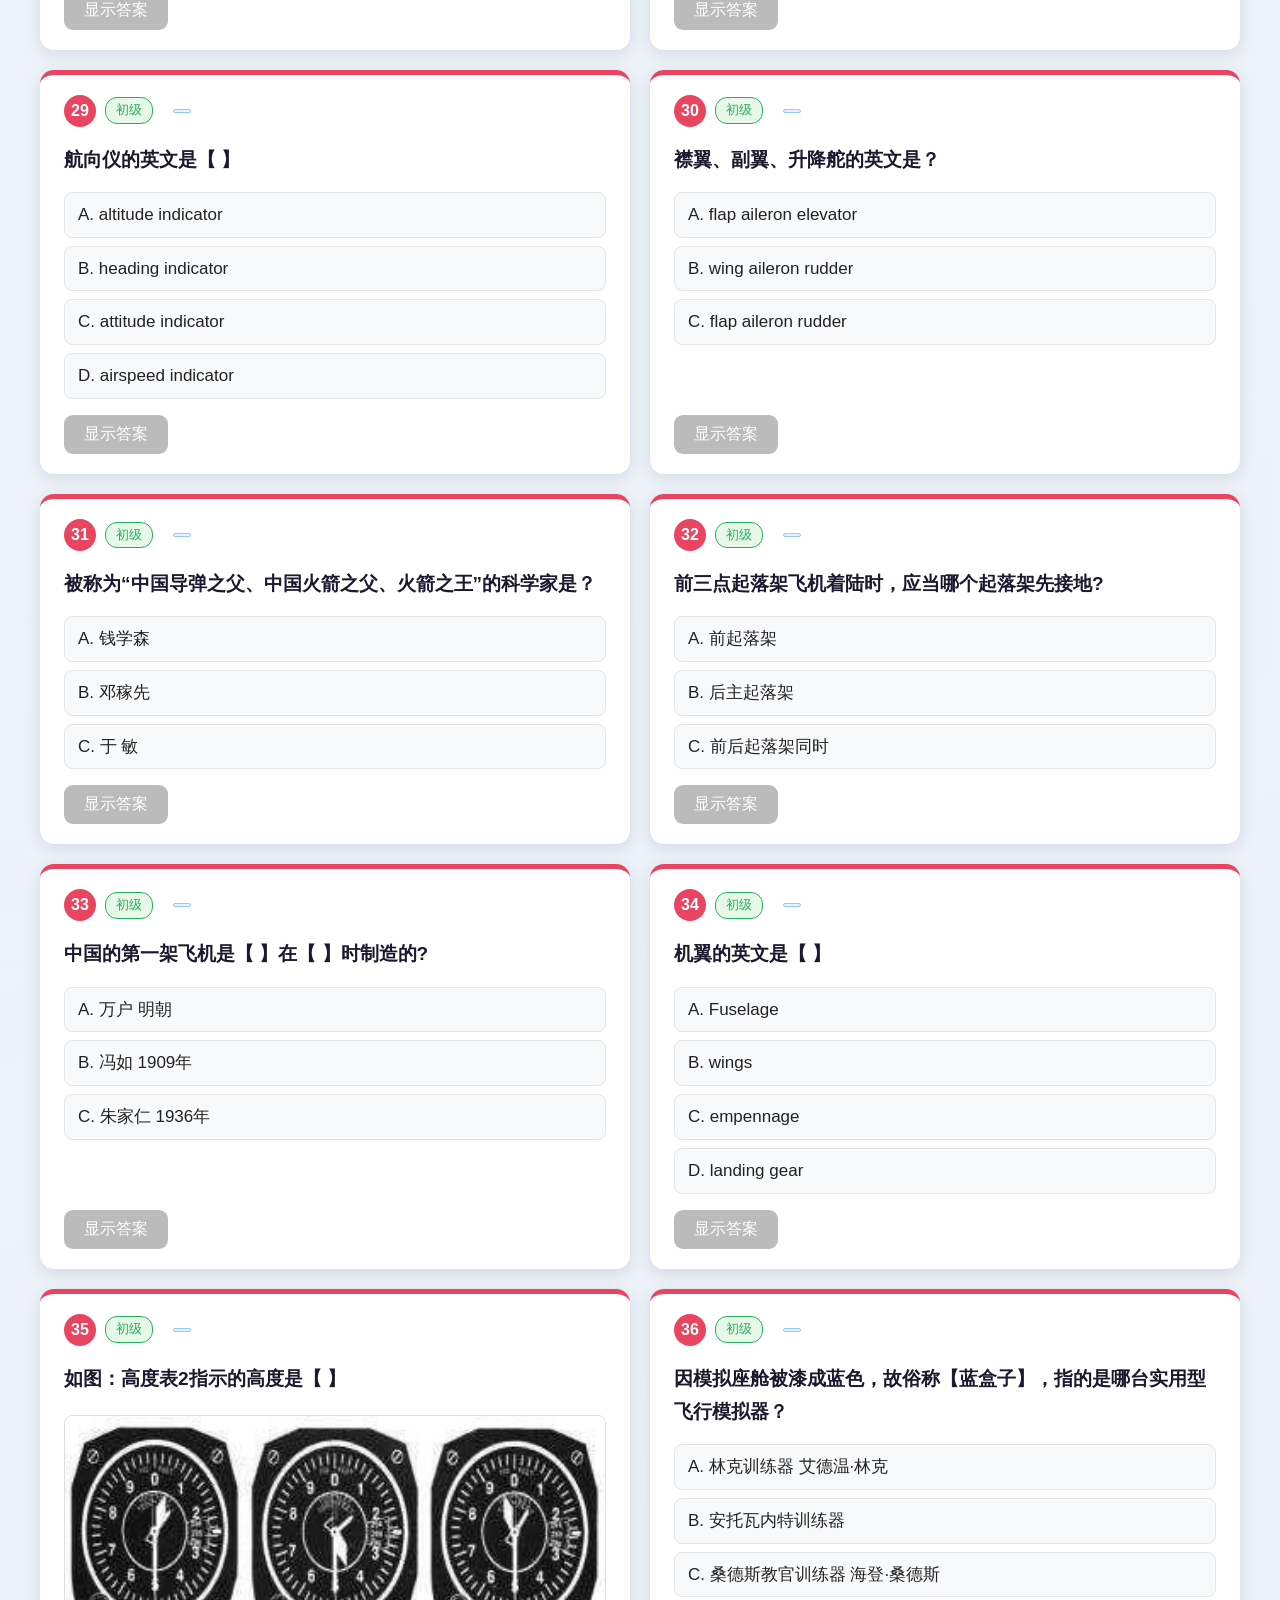
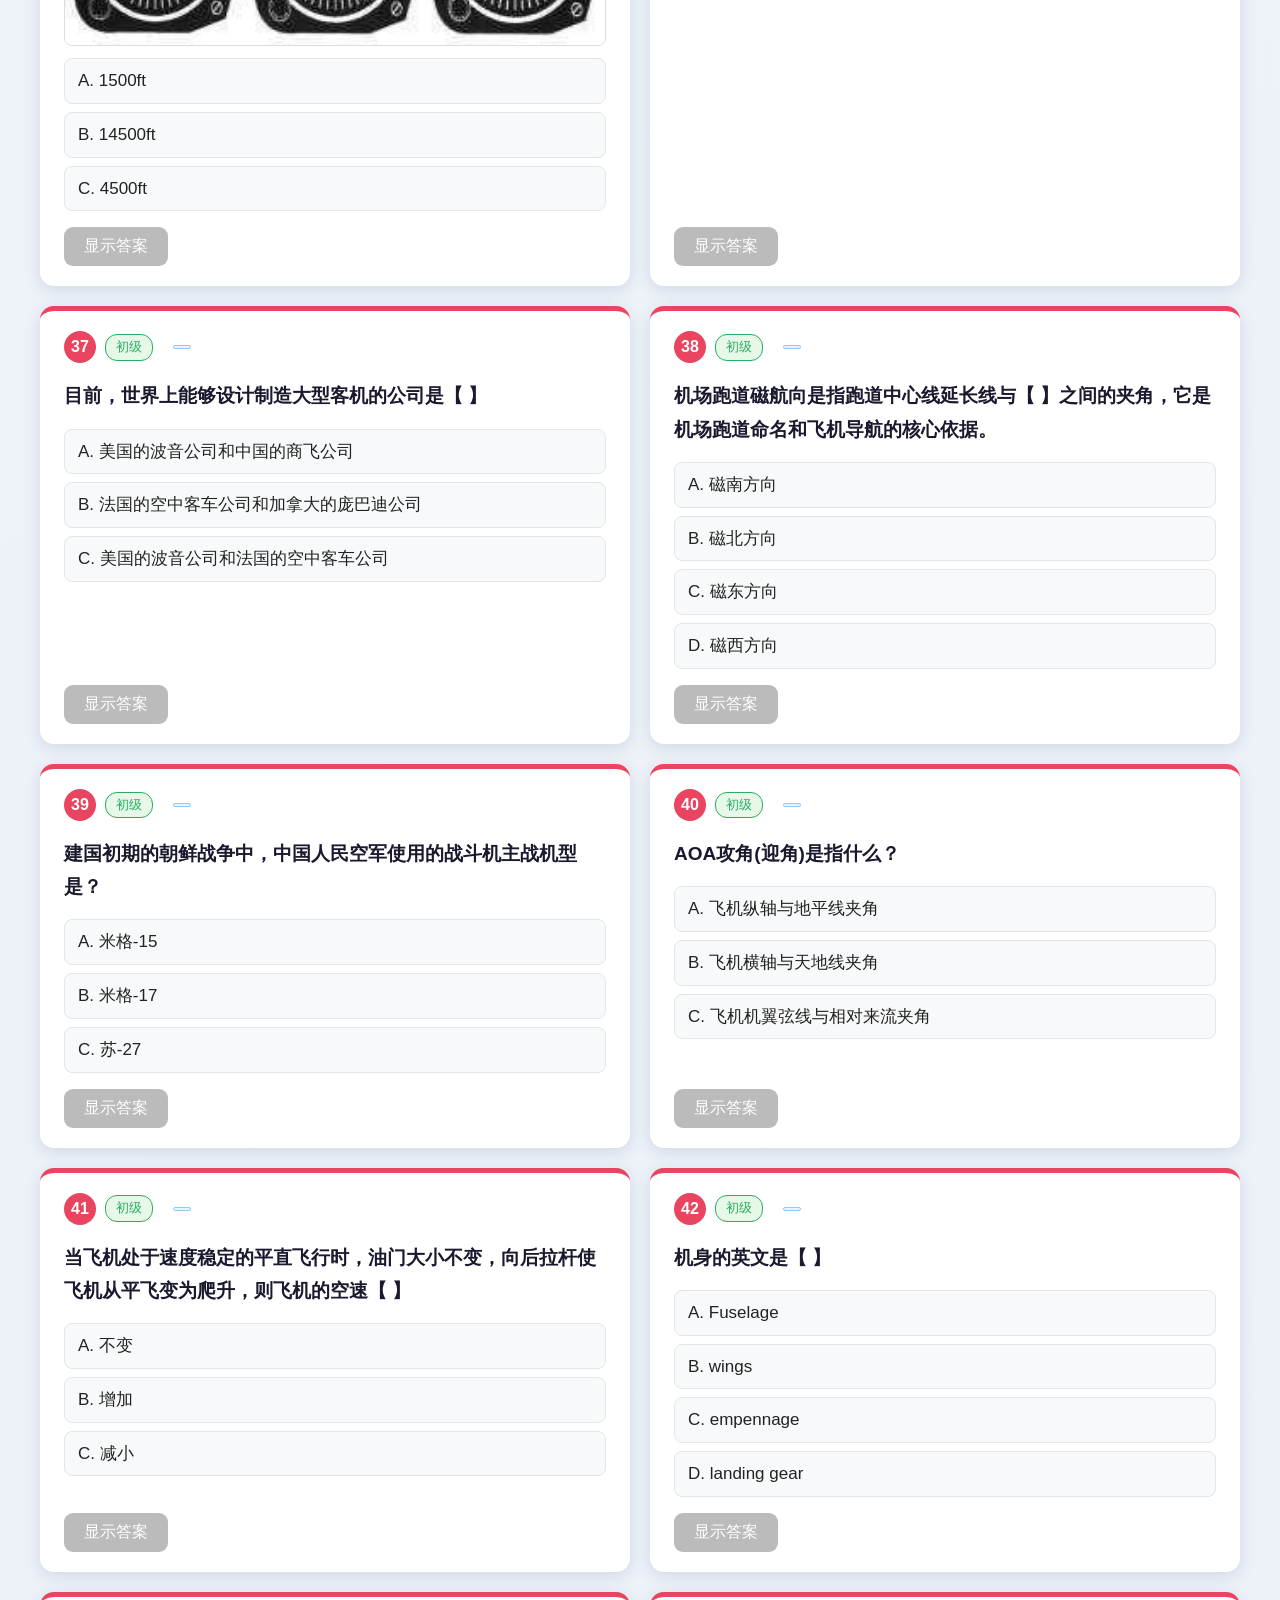
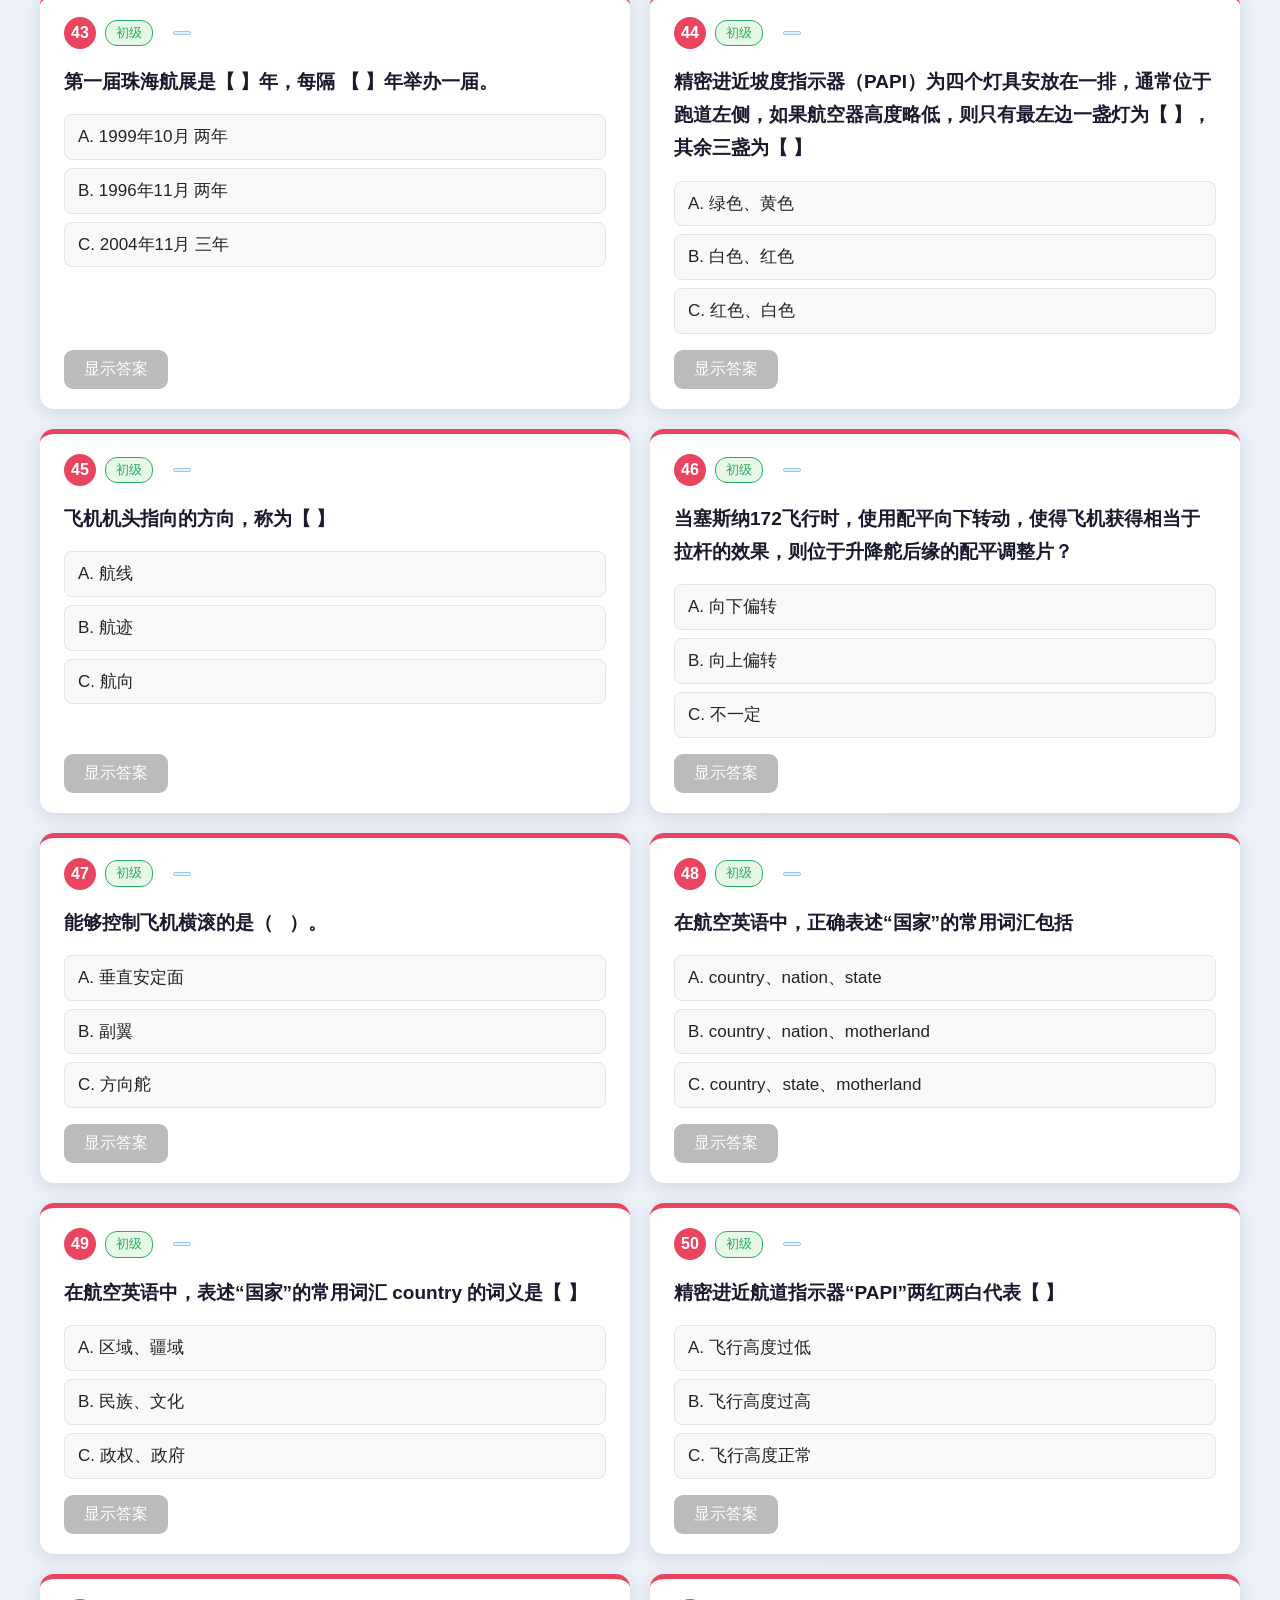
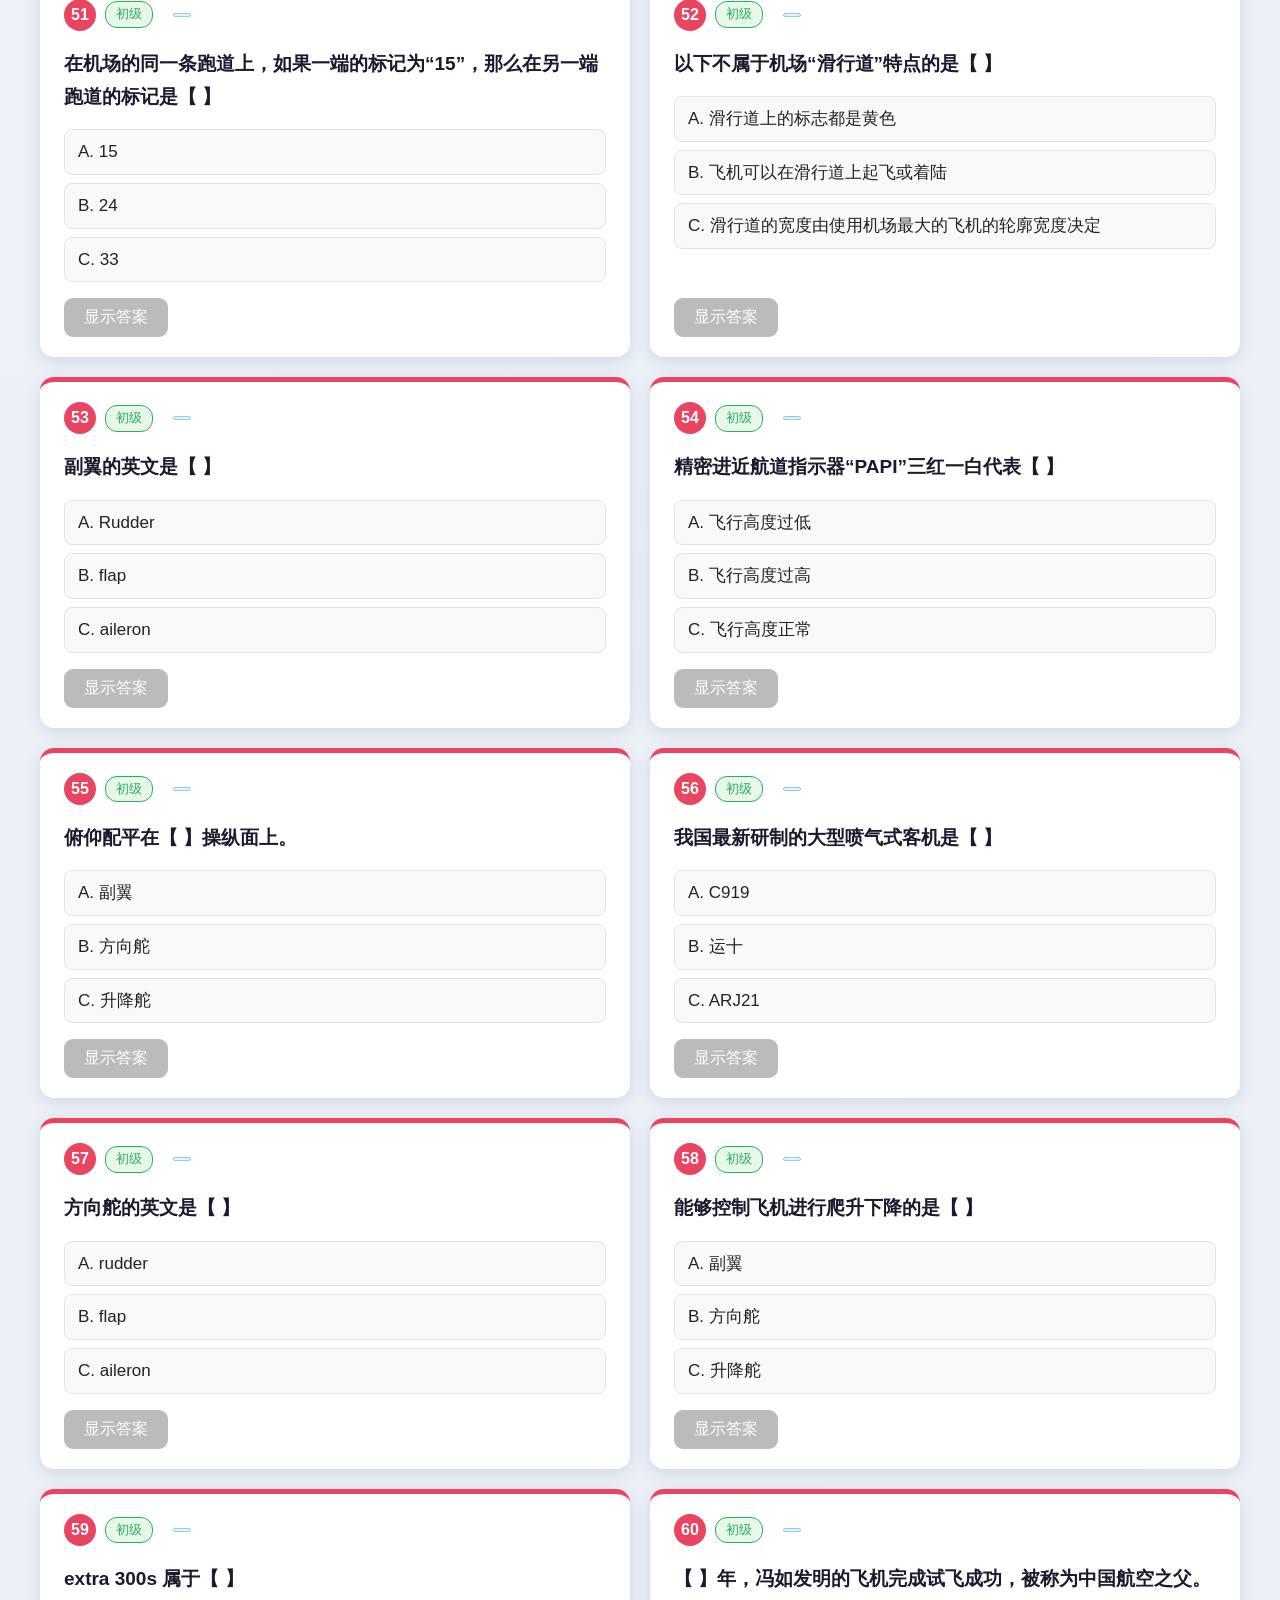
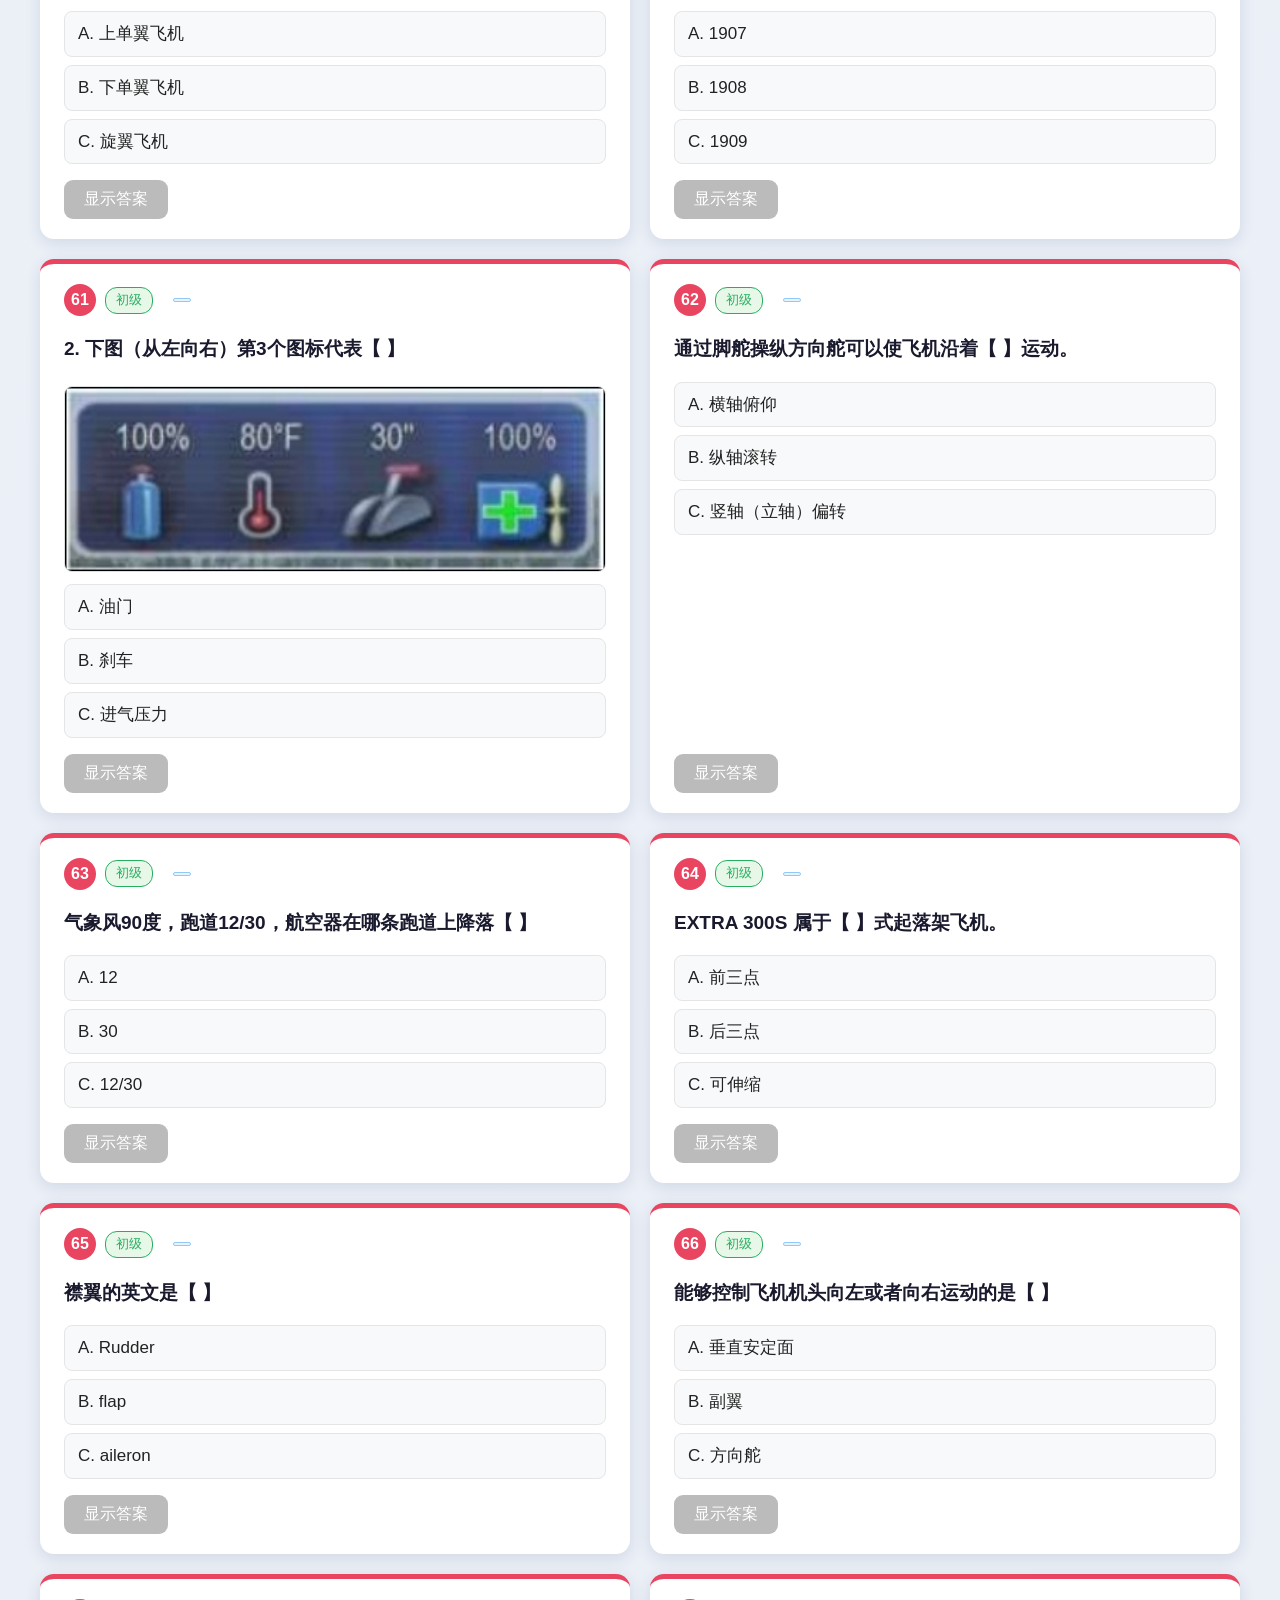
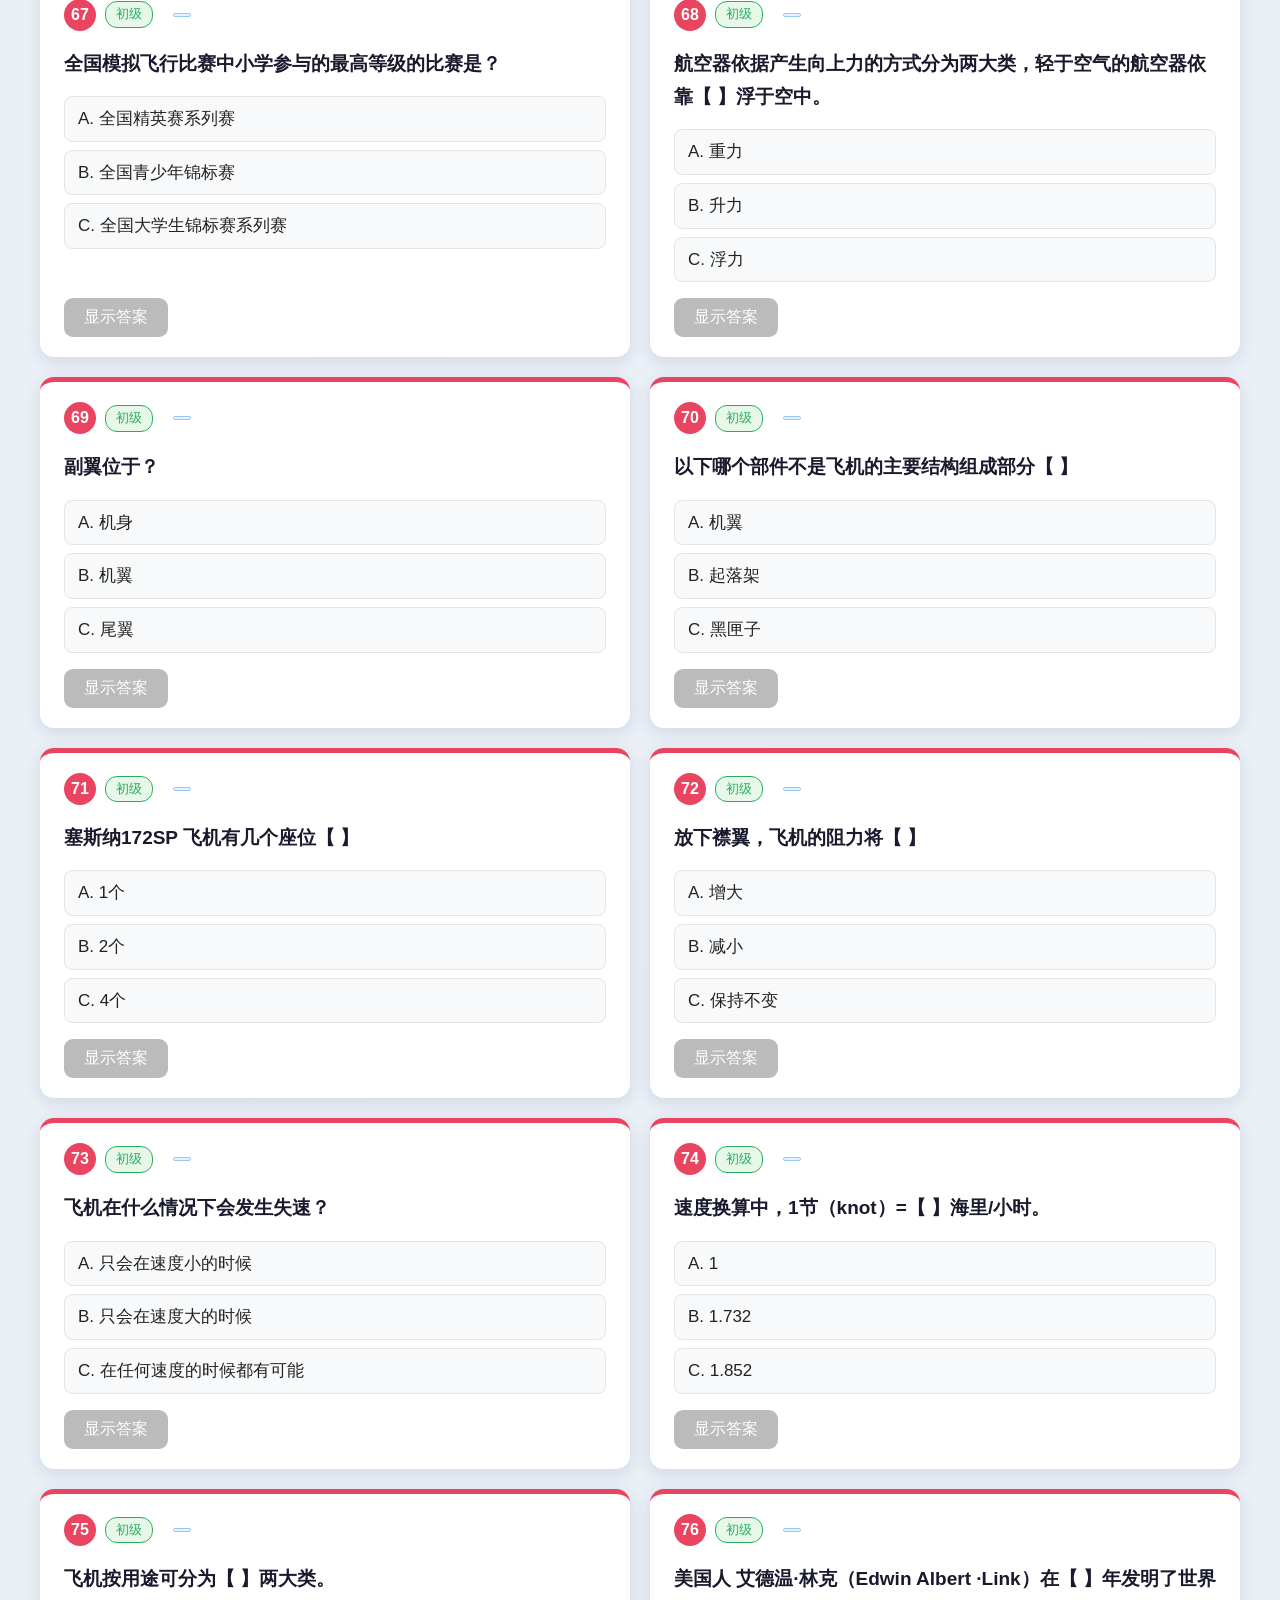
<file: zhuoyue-junior-review.html>
<!DOCTYPE html>
<html lang="zh-CN">
<head>
<meta charset="utf-8">
<meta name="viewport" content="width=device-width, initial-scale=1.0">
<title>上海焯越模拟飞行理论_初级复习105题_在线刷题</title>
<meta name="description" content="上海焯越基础题库全部105题，逐题练习、即时判分、进度自动保存。覆盖航空基础、飞行原理、气象与陆空通话，适合模拟飞行省赛国赛理论备考。">
<meta name="keywords" content="上海焯越,焯越模拟飞行,模拟飞行理论题库,初级复习,模拟飞行刷题,航空理论考试,省赛国赛理论考试,105题">
<link rel="canonical" href="https://fsxquiz.pages.dev/zhuoyue-junior-review.html">
<meta property="og:type" content="website">
<meta property="og:site_name" content="上海焯越模拟飞行理论">
<meta property="og:title" content="上海焯越模拟飞行理论_初级复习105题_在线刷题">
<meta property="og:description" content="上海焯越基础题库全部105题，逐题练习、即时判分、进度自动保存。覆盖航空基础、飞行原理、气象与陆空通话，适合模拟飞行省赛国赛理论备考。">
<meta property="og:url" content="https://fsxquiz.pages.dev/zhuoyue-junior-review.html">
<meta property="og:locale" content="zh_CN">
<meta name="twitter:card" content="summary">
<meta name="twitter:title" content="上海焯越模拟飞行理论_初级复习105题_在线刷题">
<meta name="twitter:description" content="上海焯越基础题库全部105题，逐题练习、即时判分、进度自动保存。覆盖航空基础、飞行原理、气象与陆空通话，适合模拟飞行省赛国赛理论备考。">
<meta name="theme-color" content="#0f3460">
<script type="application/ld+json">{"@context":"https://schema.org","@graph":[{"@type":"WebPage","@id":"https://fsxquiz.pages.dev/zhuoyue-junior-review.html#webpage","url":"https://fsxquiz.pages.dev/zhuoyue-junior-review.html","name":"初级复习","description":"上海焯越基础题库全部105题，逐题练习、即时判分、进度自动保存。覆盖航空基础、飞行原理、气象与陆空通话，适合模拟飞行省赛国赛理论备考。","inLanguage":"zh-CN","isPartOf":{"@id":"https://fsxquiz.pages.dev/#website"}},{"@type":"BreadcrumbList","itemListElement":[{"@type":"ListItem","position":1,"name":"上海焯越模拟飞行理论","item":"https://fsxquiz.pages.dev/"},{"@type":"ListItem","position":2,"name":"初级复习","item":"https://fsxquiz.pages.dev/zhuoyue-junior-review.html"}]}]}</script>
<link rel="stylesheet" href="zhuoyue-common.css">
<style></style>
</head>
<body>
<div class="container">
<h1>上海焯越 · 初级理论复习</h1>
<div class="subtitle">上海焯越模拟飞行理论题库 · 复习模式 · 共 105 题</div>
<div class="top-bar">
  <span class="crumbs"><a href="index.html">上海焯越专区</a> ／ 初级复习</span>
<div class="controls">
    <input id="search-input" class="search-input" type="search" placeholder="搜索题目或选项关键词" oninput="applyView()">
    <select id="sort-select" class="sort-select" onchange="applyView()">
      <option value="random" title="首次进入时生成并保存的题目顺序">默认顺序</option>
      <option value="local" title="按你本机作答记录的错误率排序，错误率高的在前">本机错误率（高→低）</option>
      <option value="global" title="按所有用户作答记录的错误率排序，错误率高的在前">全员错误率（高→低）</option>
    </select>
    <button class="btn secondary" onclick="clearProgress()">🗑 清除进度重新开始</button>
  </div>
</div>
<div class="grid">
<div class="q-card" data-qid="qb1a94ad7462e" data-idx="0" data-diff="初级" data-answer="flap aileron elevator" data-letter="A"><div class="q-top"><span class="q-num">1</span><span class="q-diff">初级</span><span class="q-status"></span><span class="q-stat" data-qid="qb1a94ad7462e"></span></div><div class="q-text">襟翼、副翼、升降舵的英文是？</div><div class="opt" data-correct="true" onclick="selectOpt(this)">A. flap aileron elevator</div><div class="opt" data-correct="false" onclick="selectOpt(this)">B. wing aileron rudder</div><div class="opt" data-correct="false" onclick="selectOpt(this)">C. flap aileron rudder</div><div class="ans-area"><button class="ans-btn" onclick="toggleAns(this)" disabled>显示答案</button><div class="ans-reveal"></div></div></div>
<div class="q-card" data-qid="q1811929ac108" data-idx="1" data-diff="初级" data-answer="浮力" data-letter="C"><div class="q-top"><span class="q-num">2</span><span class="q-diff">初级</span><span class="q-status"></span><span class="q-stat" data-qid="q1811929ac108"></span></div><div class="q-text">航空器依据产生向上力的方式分为两大类，轻于空气的航空器依靠【 】浮于空中。</div><div class="opt" data-correct="false" onclick="selectOpt(this)">A. 重力</div><div class="opt" data-correct="false" onclick="selectOpt(this)">B. 升力</div><div class="opt" data-correct="true" onclick="selectOpt(this)">C. 浮力</div><div class="ans-area"><button class="ans-btn" onclick="toggleAns(this)" disabled>显示答案</button><div class="ans-reveal"></div></div></div>
<div class="q-card" data-qid="q763f73d5f11f" data-idx="2" data-diff="初级" data-answer="西" data-letter="B"><div class="q-top"><span class="q-num">3</span><span class="q-diff">初级</span><span class="q-status"></span><span class="q-stat" data-qid="q763f73d5f11f"></span></div><div class="q-text">航向仪中的W指示的是哪个方向【 】</div><div class="opt" data-correct="false" onclick="selectOpt(this)">A. 东</div><div class="opt" data-correct="true" onclick="selectOpt(this)">B. 西</div><div class="opt" data-correct="false" onclick="selectOpt(this)">C. 南</div><div class="opt" data-correct="false" onclick="selectOpt(this)">D. 北</div><div class="ans-area"><button class="ans-btn" onclick="toggleAns(this)" disabled>显示答案</button><div class="ans-reveal"></div></div></div>
<div class="q-card" data-qid="q269abae349c9" data-idx="3" data-diff="初级" data-answer="莱特兄弟 美国" data-letter="A"><div class="q-top"><span class="q-num">4</span><span class="q-diff">初级</span><span class="q-status"></span><span class="q-stat" data-qid="q269abae349c9"></span></div><div class="q-text">第一架飞机是谁发明的？他是哪国人？</div><div class="opt" data-correct="true" onclick="selectOpt(this)">A. 莱特兄弟 美国</div><div class="opt" data-correct="false" onclick="selectOpt(this)">B. 莱恩兄弟 美国</div><div class="opt" data-correct="false" onclick="selectOpt(this)">C. 莱特兄弟 德国</div><div class="ans-area"><button class="ans-btn" onclick="toggleAns(this)" disabled>显示答案</button><div class="ans-reveal"></div></div></div>
<div class="q-card" data-qid="qf3db1aac519d" data-idx="4" data-diff="初级" data-answer="垂直安定面" data-letter="A"><div class="q-top"><span class="q-num">5</span><span class="q-diff">初级</span><span class="q-status"></span><span class="q-stat" data-qid="qf3db1aac519d"></span></div><div class="q-text">【 】不可以通过人为控制来操纵飞机的飞行状态。</div><div class="opt" data-correct="true" onclick="selectOpt(this)">A. 垂直安定面</div><div class="opt" data-correct="false" onclick="selectOpt(this)">B. 副翼</div><div class="opt" data-correct="false" onclick="selectOpt(this)">C. 方向舵</div><div class="ans-area"><button class="ans-btn" onclick="toggleAns(this)" disabled>显示答案</button><div class="ans-reveal"></div></div></div>
<div class="q-card" data-qid="qdf9959576010" data-idx="5" data-diff="初级" data-answer="航迹" data-letter="B"><div class="q-top"><span class="q-num">6</span><span class="q-diff">初级</span><span class="q-status"></span><span class="q-stat" data-qid="qdf9959576010"></span></div><div class="q-text">实际飞行的方向，称为【 】</div><div class="opt" data-correct="false" onclick="selectOpt(this)">A. 航线</div><div class="opt" data-correct="true" onclick="selectOpt(this)">B. 航迹</div><div class="opt" data-correct="false" onclick="selectOpt(this)">C. 航向</div><div class="ans-area"><button class="ans-btn" onclick="toggleAns(this)" disabled>显示答案</button><div class="ans-reveal"></div></div></div>
<div class="q-card" data-qid="q0a87f487ab86" data-idx="6" data-diff="初级" data-answer="aileron" data-letter="C"><div class="q-top"><span class="q-num">7</span><span class="q-diff">初级</span><span class="q-status"></span><span class="q-stat" data-qid="q0a87f487ab86"></span></div><div class="q-text">副翼的英文是【 】</div><div class="opt" data-correct="false" onclick="selectOpt(this)">A. Rudder</div><div class="opt" data-correct="false" onclick="selectOpt(this)">B. flap</div><div class="opt" data-correct="true" onclick="selectOpt(this)">C. aileron</div><div class="ans-area"><button class="ans-btn" onclick="toggleAns(this)" disabled>显示答案</button><div class="ans-reveal"></div></div></div>
<div class="q-card" data-qid="qe1661a4d96dd" data-idx="7" data-diff="初级" data-answer="向着风来向尽可能高速的向前航行" data-letter="B"><div class="q-top"><span class="q-num">8</span><span class="q-diff">初级</span><span class="q-status"></span><span class="q-stat" data-qid="qe1661a4d96dd"></span></div><div class="q-text">舰载机起飞和着舰时，航空母舰应当？</div><div class="opt" data-correct="false" onclick="selectOpt(this)">A. 向着风来向停止向前航行</div><div class="opt" data-correct="true" onclick="selectOpt(this)">B. 向着风来向尽可能高速的向前航行</div><div class="opt" data-correct="false" onclick="selectOpt(this)">C. 顺着风来向尽可能高速的向前航行</div><div class="ans-area"><button class="ans-btn" onclick="toggleAns(this)" disabled>显示答案</button><div class="ans-reveal"></div></div></div>
<div class="q-card" data-qid="q1cfc71332ced" data-idx="8" data-diff="初级" data-answer="27" data-letter="B"><div class="q-top"><span class="q-num">9</span><span class="q-diff">初级</span><span class="q-status"></span><span class="q-stat" data-qid="q1cfc71332ced"></span></div><div class="q-text">如果跑道磁方向为268°，那么该跑道的号码为【 】</div><div class="opt" data-correct="false" onclick="selectOpt(this)">A. 270</div><div class="opt" data-correct="true" onclick="selectOpt(this)">B. 27</div><div class="opt" data-correct="false" onclick="selectOpt(this)">C. 027</div><div class="ans-area"><button class="ans-btn" onclick="toggleAns(this)" disabled>显示答案</button><div class="ans-reveal"></div></div></div>
<div class="q-card" data-qid="qeaf1289d98a7" data-idx="9" data-diff="初级" data-answer="12" data-letter="A"><div class="q-top"><span class="q-num">10</span><span class="q-diff">初级</span><span class="q-status"></span><span class="q-stat" data-qid="qeaf1289d98a7"></span></div><div class="q-text">气象风90度，跑道12/30，航空器在哪条跑道上降落【 】</div><div class="opt" data-correct="true" onclick="selectOpt(this)">A. 12</div><div class="opt" data-correct="false" onclick="selectOpt(this)">B. 30</div><div class="opt" data-correct="false" onclick="selectOpt(this)">C. 12/30</div><div class="ans-area"><button class="ans-btn" onclick="toggleAns(this)" disabled>显示答案</button><div class="ans-reveal"></div></div></div>
<div class="q-card" data-qid="qd56ab90e2cb1" data-idx="10" data-diff="初级" data-answer="1" data-letter="A"><div class="q-top"><span class="q-num">11</span><span class="q-diff">初级</span><span class="q-status"></span><span class="q-stat" data-qid="qd56ab90e2cb1"></span></div><div class="q-text">extra300s飞机驾驶舱有几个座位？</div><div class="opt" data-correct="true" onclick="selectOpt(this)">A. 1</div><div class="opt" data-correct="false" onclick="selectOpt(this)">B. 2</div><div class="opt" data-correct="false" onclick="selectOpt(this)">C. 3</div><div class="ans-area"><button class="ans-btn" onclick="toggleAns(this)" disabled>显示答案</button><div class="ans-reveal"></div></div></div>
<div class="q-card" data-qid="q3b3617dafe33" data-idx="11" data-diff="初级" data-answer="钱学森" data-letter="A"><div class="q-top"><span class="q-num">12</span><span class="q-diff">初级</span><span class="q-status"></span><span class="q-stat" data-qid="q3b3617dafe33"></span></div><div class="q-text">被称为“中国导弹之父、中国火箭之父、火箭之王”的科学家是？</div><div class="opt" data-correct="true" onclick="selectOpt(this)">A. 钱学森</div><div class="opt" data-correct="false" onclick="selectOpt(this)">B. 邓稼先</div><div class="opt" data-correct="false" onclick="selectOpt(this)">C. 于 敏</div><div class="ans-area"><button class="ans-btn" onclick="toggleAns(this)" disabled>显示答案</button><div class="ans-reveal"></div></div></div>
<div class="q-card" data-qid="q430127950f94" data-idx="12" data-diff="初级" data-answer="起落架" data-letter="C"><div class="q-top"><span class="q-num">13</span><span class="q-diff">初级</span><span class="q-status"></span><span class="q-stat" data-qid="q430127950f94"></span></div><div class="q-text">飞机的操纵面不包括【 】</div><div class="opt" data-correct="false" onclick="selectOpt(this)">A. 机翼</div><div class="opt" data-correct="false" onclick="selectOpt(this)">B. 方向舵</div><div class="opt" data-correct="true" onclick="selectOpt(this)">C. 起落架</div><div class="ans-area"><button class="ans-btn" onclick="toggleAns(this)" disabled>显示答案</button><div class="ans-reveal"></div></div></div>
<div class="q-card" data-qid="qe7363a1b31a8" data-idx="13" data-diff="初级" data-answer="机翼" data-letter="B"><div class="q-top"><span class="q-num">14</span><span class="q-diff">初级</span><span class="q-status"></span><span class="q-stat" data-qid="qe7363a1b31a8"></span></div><div class="q-text">副翼位于？</div><div class="opt" data-correct="false" onclick="selectOpt(this)">A. 机身</div><div class="opt" data-correct="true" onclick="selectOpt(this)">B. 机翼</div><div class="opt" data-correct="false" onclick="selectOpt(this)">C. 尾翼</div><div class="ans-area"><button class="ans-btn" onclick="toggleAns(this)" disabled>显示答案</button><div class="ans-reveal"></div></div></div>
<div class="q-card" data-qid="q6ddc5c65e56a" data-idx="14" data-diff="初级" data-answer="会损伤发动机" data-letter="A"><div class="q-top"><span class="q-num">15</span><span class="q-diff">初级</span><span class="q-status"></span><span class="q-stat" data-qid="q6ddc5c65e56a"></span></div><div class="q-text">特技竞速飞行中，开启氮气加速会快速提升飞行速度，但缺点是【 】</div><div class="opt" data-correct="true" onclick="selectOpt(this)">A. 会损伤发动机</div><div class="opt" data-correct="false" onclick="selectOpt(this)">B. 难以操纵</div><div class="opt" data-correct="false" onclick="selectOpt(this)">C. 容易产生爆炸</div><div class="ans-area"><button class="ans-btn" onclick="toggleAns(this)" disabled>显示答案</button><div class="ans-reveal"></div></div></div>
<div class="q-card" data-qid="qda80ee689c89" data-idx="15" data-diff="初级" data-answer="橙色" data-letter="C"><div class="q-top"><span class="q-num">16</span><span class="q-diff">初级</span><span class="q-status"></span><span class="q-stat" data-qid="qda80ee689c89"></span></div><div class="q-text">飞机上的“黑匣子”外壳是【 】颜色。</div><div class="opt" data-correct="false" onclick="selectOpt(this)">A. 黑色</div><div class="opt" data-correct="false" onclick="selectOpt(this)">B. 黄色</div><div class="opt" data-correct="true" onclick="selectOpt(this)">C. 橙色</div><div class="ans-area"><button class="ans-btn" onclick="toggleAns(this)" disabled>显示答案</button><div class="ans-reveal"></div></div></div>
<div class="q-card" data-qid="q3dfb7dbfed73" data-idx="16" data-diff="初级" data-answer="固定的机翼和旋转的机翼" data-letter="B"><div class="q-top"><span class="q-num">17</span><span class="q-diff">初级</span><span class="q-status"></span><span class="q-stat" data-qid="q3dfb7dbfed73"></span></div><div class="q-text">民航客机和直升机的机翼主要的区别是【 】</div><div class="opt" data-correct="false" onclick="selectOpt(this)">A. 带弯度的翼型和不带弯度的翼型</div><div class="opt" data-correct="true" onclick="selectOpt(this)">B. 固定的机翼和旋转的机翼</div><div class="opt" data-correct="false" onclick="selectOpt(this)">C. 可控的机翼和不可控的机翼</div><div class="ans-area"><button class="ans-btn" onclick="toggleAns(this)" disabled>显示答案</button><div class="ans-reveal"></div></div></div>
<div class="q-card" data-qid="qab6f8c9c802a" data-idx="17" data-diff="初级" data-answer="逃逸层" data-letter="A"><div class="q-top"><span class="q-num">18</span><span class="q-diff">初级</span><span class="q-status"></span><span class="q-stat" data-qid="qab6f8c9c802a"></span></div><div class="q-text">民用飞机不可以在哪个气层飞行【 】</div><div class="opt" data-correct="true" onclick="selectOpt(this)">A. 逃逸层</div><div class="opt" data-correct="false" onclick="selectOpt(this)">B. 对流层</div><div class="opt" data-correct="false" onclick="selectOpt(this)">C. 平流层</div><div class="ans-area"><button class="ans-btn" onclick="toggleAns(this)" disabled>显示答案</button><div class="ans-reveal"></div></div></div>
<div class="q-card" data-qid="qc0de4035ef85" data-idx="18" data-diff="初级" data-answer="航空母舰" data-letter="B"><div class="q-top"><span class="q-num">19</span><span class="q-diff">初级</span><span class="q-status"></span><span class="q-stat" data-qid="qc0de4035ef85"></span></div><div class="q-text">以下不属于航空器的是？</div><div class="opt" data-correct="false" onclick="selectOpt(this)">A. 飞机</div><div class="opt" data-correct="true" onclick="selectOpt(this)">B. 航空母舰</div><div class="opt" data-correct="false" onclick="selectOpt(this)">C. 热气球</div><div class="ans-area"><button class="ans-btn" onclick="toggleAns(this)" disabled>显示答案</button><div class="ans-reveal"></div></div></div>
<div class="q-card" data-qid="q70e6f75c5338" data-idx="19" data-diff="初级" data-answer="活塞螺旋桨" data-letter="A"><div class="q-top"><span class="q-num">20</span><span class="q-diff">初级</span><span class="q-status"></span><span class="q-stat" data-qid="q70e6f75c5338"></span></div><div class="q-text">塞斯纳172机型的发动机类型是?</div><div class="opt" data-correct="true" onclick="selectOpt(this)">A. 活塞螺旋桨</div><div class="opt" data-correct="false" onclick="selectOpt(this)">B. 涡轮喷气</div><div class="opt" data-correct="false" onclick="selectOpt(this)">C. 涡轮螺旋桨</div><div class="ans-area"><button class="ans-btn" onclick="toggleAns(this)" disabled>显示答案</button><div class="ans-reveal"></div></div></div>
<div class="q-card" data-qid="q5d8f019e6d6c" data-idx="20" data-diff="初级" data-answer="empennage" data-letter="C"><div class="q-top"><span class="q-num">21</span><span class="q-diff">初级</span><span class="q-status"></span><span class="q-stat" data-qid="q5d8f019e6d6c"></span></div><div class="q-text">尾翼的英文是【 】</div><div class="opt" data-correct="false" onclick="selectOpt(this)">A. Fuselage</div><div class="opt" data-correct="false" onclick="selectOpt(this)">B. wings</div><div class="opt" data-correct="true" onclick="selectOpt(this)">C. empennage</div><div class="opt" data-correct="false" onclick="selectOpt(this)">D. landing gear</div><div class="ans-area"><button class="ans-btn" onclick="toggleAns(this)" disabled>显示答案</button><div class="ans-reveal"></div></div></div>
<div class="q-card" data-qid="qacee4ba466bf" data-idx="21" data-diff="初级" data-answer="逆风" data-letter="B"><div class="q-top"><span class="q-num">22</span><span class="q-diff">初级</span><span class="q-status"></span><span class="q-stat" data-qid="qacee4ba466bf"></span></div><div class="q-text">飞机降落是逆风还是顺风【 】</div><div class="opt" data-correct="false" onclick="selectOpt(this)">A. 顺风</div><div class="opt" data-correct="true" onclick="selectOpt(this)">B. 逆风</div><div class="opt" data-correct="false" onclick="selectOpt(this)">C. 都可以</div><div class="ans-area"><button class="ans-btn" onclick="toggleAns(this)" disabled>显示答案</button><div class="ans-reveal"></div></div></div>
<div class="q-card" data-qid="qc828e1abab6e" data-idx="22" data-diff="初级" data-answer="米格-15" data-letter="A"><div class="q-top"><span class="q-num">23</span><span class="q-diff">初级</span><span class="q-status"></span><span class="q-stat" data-qid="qc828e1abab6e"></span></div><div class="q-text">建国初期的朝鲜战争中，中国人民空军使用的战斗机主战机型是？</div><div class="opt" data-correct="true" onclick="selectOpt(this)">A. 米格-15</div><div class="opt" data-correct="false" onclick="selectOpt(this)">B. 米格-17</div><div class="opt" data-correct="false" onclick="selectOpt(this)">C. 苏-27</div><div class="ans-area"><button class="ans-btn" onclick="toggleAns(this)" disabled>显示答案</button><div class="ans-reveal"></div></div></div>
<div class="q-card" data-qid="qfb551342b695" data-idx="23" data-diff="初级" data-answer="在任何速度的时候都有可能" data-letter="C"><div class="q-top"><span class="q-num">24</span><span class="q-diff">初级</span><span class="q-status"></span><span class="q-stat" data-qid="qfb551342b695"></span></div><div class="q-text">飞机在什么情况下会发生失速？</div><div class="opt" data-correct="false" onclick="selectOpt(this)">A. 只会在速度小的时候</div><div class="opt" data-correct="false" onclick="selectOpt(this)">B. 只会在速度大的时候</div><div class="opt" data-correct="true" onclick="selectOpt(this)">C. 在任何速度的时候都有可能</div><div class="ans-area"><button class="ans-btn" onclick="toggleAns(this)" disabled>显示答案</button><div class="ans-reveal"></div></div></div>
<div class="q-card" data-qid="q436c68c14a39" data-idx="24" data-diff="初级" data-answer="33" data-letter="C"><div class="q-top"><span class="q-num">25</span><span class="q-diff">初级</span><span class="q-status"></span><span class="q-stat" data-qid="q436c68c14a39"></span></div><div class="q-text">在机场的同一条跑道上，如果一端的标记为“15”，那么在另一端跑道的标记是【 】</div><div class="opt" data-correct="false" onclick="selectOpt(this)">A. 15</div><div class="opt" data-correct="false" onclick="selectOpt(this)">B. 24</div><div class="opt" data-correct="true" onclick="selectOpt(this)">C. 33</div><div class="ans-area"><button class="ans-btn" onclick="toggleAns(this)" disabled>显示答案</button><div class="ans-reveal"></div></div></div>
<div class="q-card" data-qid="q4912eeadb47f" data-idx="25" data-diff="初级" data-answer="下单翼飞机" data-letter="B"><div class="q-top"><span class="q-num">26</span><span class="q-diff">初级</span><span class="q-status"></span><span class="q-stat" data-qid="q4912eeadb47f"></span></div><div class="q-text">extra 300s 属于【 】</div><div class="opt" data-correct="false" onclick="selectOpt(this)">A. 上单翼飞机</div><div class="opt" data-correct="true" onclick="selectOpt(this)">B. 下单翼飞机</div><div class="opt" data-correct="false" onclick="selectOpt(this)">C. 旋翼飞机</div><div class="ans-area"><button class="ans-btn" onclick="toggleAns(this)" disabled>显示答案</button><div class="ans-reveal"></div></div></div>
<div class="q-card" data-qid="q1f7398b12754" data-idx="26" data-diff="初级" data-answer="前三点" data-letter="A"><div class="q-top"><span class="q-num">27</span><span class="q-diff">初级</span><span class="q-status"></span><span class="q-stat" data-qid="q1f7398b12754"></span></div><div class="q-text">Cessna 172（塞斯纳） 属于【 】式起落架飞机。</div><div class="opt" data-correct="true" onclick="selectOpt(this)">A. 前三点</div><div class="opt" data-correct="false" onclick="selectOpt(this)">B. 后三点</div><div class="opt" data-correct="false" onclick="selectOpt(this)">C. 可伸缩</div><div class="ans-area"><button class="ans-btn" onclick="toggleAns(this)" disabled>显示答案</button><div class="ans-reveal"></div></div></div>
<div class="q-card" data-qid="q6b77542ad008" data-idx="27" data-diff="初级" data-answer="副翼" data-letter="B"><div class="q-top"><span class="q-num">28</span><span class="q-diff">初级</span><span class="q-status"></span><span class="q-stat" data-qid="q6b77542ad008"></span></div><div class="q-text">能够控制飞机横滚的是（   ）。</div><div class="opt" data-correct="false" onclick="selectOpt(this)">A. 垂直安定面</div><div class="opt" data-correct="true" onclick="selectOpt(this)">B. 副翼</div><div class="opt" data-correct="false" onclick="selectOpt(this)">C. 方向舵</div><div class="ans-area"><button class="ans-btn" onclick="toggleAns(this)" disabled>显示答案</button><div class="ans-reveal"></div></div></div>
<div class="q-card" data-qid="qc55cee8aed77" data-idx="28" data-diff="初级" data-answer="不确定" data-letter="C"><div class="q-top"><span class="q-num">29</span><span class="q-diff">初级</span><span class="q-status"></span><span class="q-stat" data-qid="qc55cee8aed77"></span></div><div class="q-text">当姿态仪显示飞机仰角为10度，这时飞机的状态是【 】</div><div class="opt" data-correct="false" onclick="selectOpt(this)">A. 上升</div><div class="opt" data-correct="false" onclick="selectOpt(this)">B. 下降</div><div class="opt" data-correct="true" onclick="selectOpt(this)">C. 不确定</div><div class="ans-area"><button class="ans-btn" onclick="toggleAns(this)" disabled>显示答案</button><div class="ans-reveal"></div></div></div>
<div class="q-card" data-qid="q466a7ef5f7c9" data-idx="29" data-diff="初级" data-answer="黑匣子" data-letter="C"><div class="q-top"><span class="q-num">30</span><span class="q-diff">初级</span><span class="q-status"></span><span class="q-stat" data-qid="q466a7ef5f7c9"></span></div><div class="q-text">以下哪个部件不是飞机的主要结构组成部分【 】</div><div class="opt" data-correct="false" onclick="selectOpt(this)">A. 机翼</div><div class="opt" data-correct="false" onclick="selectOpt(this)">B. 起落架</div><div class="opt" data-correct="true" onclick="selectOpt(this)">C. 黑匣子</div><div class="ans-area"><button class="ans-btn" onclick="toggleAns(this)" disabled>显示答案</button><div class="ans-reveal"></div></div></div>
<div class="q-card" data-qid="q73438555abaf" data-idx="30" data-diff="初级" data-answer="飞机可以在滑行道上起飞或着陆" data-letter="B"><div class="q-top"><span class="q-num">31</span><span class="q-diff">初级</span><span class="q-status"></span><span class="q-stat" data-qid="q73438555abaf"></span></div><div class="q-text">以下不属于机场“滑行道”特点的是【 】</div><div class="opt" data-correct="false" onclick="selectOpt(this)">A. 滑行道上的标志都是黄色</div><div class="opt" data-correct="true" onclick="selectOpt(this)">B. 飞机可以在滑行道上起飞或着陆</div><div class="opt" data-correct="false" onclick="selectOpt(this)">C. 滑行道的宽度由使用机场最大的飞机的轮廓宽度决定</div><div class="ans-area"><button class="ans-btn" onclick="toggleAns(this)" disabled>显示答案</button><div class="ans-reveal"></div></div></div>
<div class="q-card" data-qid="qd04ab17917ca" data-idx="31" data-diff="初级" data-answer="飞机机翼弦线与相对来流夹角" data-letter="C"><div class="q-top"><span class="q-num">32</span><span class="q-diff">初级</span><span class="q-status"></span><span class="q-stat" data-qid="qd04ab17917ca"></span></div><div class="q-text">AOA攻角(迎角)是指什么？</div><div class="opt" data-correct="false" onclick="selectOpt(this)">A. 飞机纵轴与地平线夹角</div><div class="opt" data-correct="false" onclick="selectOpt(this)">B. 飞机横轴与天地线夹角</div><div class="opt" data-correct="true" onclick="selectOpt(this)">C. 飞机机翼弦线与相对来流夹角</div><div class="ans-area"><button class="ans-btn" onclick="toggleAns(this)" disabled>显示答案</button><div class="ans-reveal"></div></div></div>
<div class="q-card" data-qid="q319a76d092f8" data-idx="32" data-diff="初级" data-answer="运十" data-letter="B"><div class="q-top"><span class="q-num">33</span><span class="q-diff">初级</span><span class="q-status"></span><span class="q-stat" data-qid="q319a76d092f8"></span></div><div class="q-text">我国自行设计制造的第一架大型喷气式客机是【 】型号。</div><div class="opt" data-correct="false" onclick="selectOpt(this)">A. C919</div><div class="opt" data-correct="true" onclick="selectOpt(this)">B. 运十</div><div class="opt" data-correct="false" onclick="selectOpt(this)">C. ARJ21</div><div class="ans-area"><button class="ans-btn" onclick="toggleAns(this)" disabled>显示答案</button><div class="ans-reveal"></div></div></div>
<div class="q-card" data-qid="qc57914a1a086" data-idx="33" data-diff="初级" data-answer="增加下降坡度而不增加空速" data-letter="B"><div class="q-top"><span class="q-num">34</span><span class="q-diff">初级</span><span class="q-status"></span><span class="q-stat" data-qid="qc57914a1a086"></span></div><div class="q-text">在进近和着陆时，襟翼的主要作用是【 】</div><div class="opt" data-correct="false" onclick="selectOpt(this)">A. 允许以更大的指示空速接地</div><div class="opt" data-correct="true" onclick="selectOpt(this)">B. 增加下降坡度而不增加空速</div><div class="opt" data-correct="false" onclick="selectOpt(this)">C. 减小下降坡度而不增加空速选项</div><div class="ans-area"><button class="ans-btn" onclick="toggleAns(this)" disabled>显示答案</button><div class="ans-reveal"></div></div></div>
<div class="q-card" data-qid="q6919bbd59943" data-idx="34" data-diff="初级" data-answer="南" data-letter="C"><div class="q-top"><span class="q-num">35</span><span class="q-diff">初级</span><span class="q-status"></span><span class="q-stat" data-qid="q6919bbd59943"></span></div><div class="q-text">航向仪中的S指示的是哪个方向【 】</div><div class="opt" data-correct="false" onclick="selectOpt(this)">A. 东</div><div class="opt" data-correct="false" onclick="selectOpt(this)">B. 西</div><div class="opt" data-correct="true" onclick="selectOpt(this)">C. 南</div><div class="opt" data-correct="false" onclick="selectOpt(this)">D. 北</div><div class="ans-area"><button class="ans-btn" onclick="toggleAns(this)" disabled>显示答案</button><div class="ans-reveal"></div></div></div>
<div class="q-card" data-qid="qba4f3b65a665" data-idx="35" data-diff="初级" data-answer="白色、红色" data-letter="B"><div class="q-top"><span class="q-num">36</span><span class="q-diff">初级</span><span class="q-status"></span><span class="q-stat" data-qid="qba4f3b65a665"></span></div><div class="q-text">精密进近坡度指示器（PAPI）为四个灯具安放在一排，通常位于跑道左侧，如果航空器高度略低，则只有最左边一盏灯为【 】，其余三盏为【 】</div><div class="opt" data-correct="false" onclick="selectOpt(this)">A. 绿色、黄色</div><div class="opt" data-correct="true" onclick="selectOpt(this)">B. 白色、红色</div><div class="opt" data-correct="false" onclick="selectOpt(this)">C. 红色、白色</div><div class="ans-area"><button class="ans-btn" onclick="toggleAns(this)" disabled>显示答案</button><div class="ans-reveal"></div></div></div>
<div class="q-card" data-qid="q3b500ea59642" data-idx="36" data-diff="初级" data-answer="36R" data-letter="C"><div class="q-top"><span class="q-num">37</span><span class="q-diff">初级</span><span class="q-status"></span><span class="q-stat" data-qid="q3b500ea59642"></span></div><div class="q-text">某机场有两条平行跑道，编号为18L的跑道另一端跑道编号为？</div><div class="opt" data-correct="false" onclick="selectOpt(this)">A. 18R</div><div class="opt" data-correct="false" onclick="selectOpt(this)">B. 36L</div><div class="opt" data-correct="true" onclick="selectOpt(this)">C. 36R</div><div class="ans-area"><button class="ans-btn" onclick="toggleAns(this)" disabled>显示答案</button><div class="ans-reveal"></div></div></div>
<div class="q-card" data-qid="qaa19fea5f598" data-idx="37" data-diff="初级" data-answer="4个" data-letter="C"><div class="q-top"><span class="q-num">38</span><span class="q-diff">初级</span><span class="q-status"></span><span class="q-stat" data-qid="qaa19fea5f598"></span></div><div class="q-text">塞斯纳172SP 飞机有几个座位【 】</div><div class="opt" data-correct="false" onclick="selectOpt(this)">A. 1个</div><div class="opt" data-correct="false" onclick="selectOpt(this)">B. 2个</div><div class="opt" data-correct="true" onclick="selectOpt(this)">C. 4个</div><div class="ans-area"><button class="ans-btn" onclick="toggleAns(this)" disabled>显示答案</button><div class="ans-reveal"></div></div></div>
<div class="q-card" data-qid="q0f1bd12f324e" data-idx="38" data-diff="初级" data-answer="氮氧化合物" data-letter="C"><div class="q-top"><span class="q-num">39</span><span class="q-diff">初级</span><span class="q-status"></span><span class="q-stat" data-qid="q0f1bd12f324e"></span></div><div class="q-text">特技竞速飞行中,“ 氮气加速” 通常是指向发动机燃烧室注入【 】</div><div class="opt" data-correct="false" onclick="selectOpt(this)">A. 氧气</div><div class="opt" data-correct="false" onclick="selectOpt(this)">B. 氮气</div><div class="opt" data-correct="true" onclick="selectOpt(this)">C. 氮氧化合物</div><div class="ans-area"><button class="ans-btn" onclick="toggleAns(this)" disabled>显示答案</button><div class="ans-reveal"></div></div></div>
<div class="q-card" data-qid="q0c1d1c5e9364" data-idx="39" data-diff="初级" data-answer="1929" data-letter="B"><div class="q-top"><span class="q-num">40</span><span class="q-diff">初级</span><span class="q-status"></span><span class="q-stat" data-qid="q0c1d1c5e9364"></span></div><div class="q-text">美国人 艾德温·林克（Edwin Albert ·Link）在【 】年发明了世界上第一台实用型飞行模拟器 - 林克训练器（Link Trainer）又称：林克机</div><div class="opt" data-correct="false" onclick="selectOpt(this)">A. 1904</div><div class="opt" data-correct="true" onclick="selectOpt(this)">B. 1929</div><div class="opt" data-correct="false" onclick="selectOpt(this)">C. 1934</div><div class="ans-area"><button class="ans-btn" onclick="toggleAns(this)" disabled>显示答案</button><div class="ans-reveal"></div></div></div>
<div class="q-card" data-qid="q84da84c344b5" data-idx="40" data-diff="初级" data-answer="增加升力" data-letter="C"><div class="q-top"><span class="q-num">41</span><span class="q-diff">初级</span><span class="q-status"></span><span class="q-stat" data-qid="q84da84c344b5"></span></div><div class="q-text">采用襟翼的目的是为了【 】</div><div class="opt" data-correct="false" onclick="selectOpt(this)">A. 改变俯仰状态</div><div class="opt" data-correct="false" onclick="selectOpt(this)">B. 减小阻力</div><div class="opt" data-correct="true" onclick="selectOpt(this)">C. 增加升力</div><div class="ans-area"><button class="ans-btn" onclick="toggleAns(this)" disabled>显示答案</button><div class="ans-reveal"></div></div></div>
<div class="q-card" data-qid="q7c8291561e2d" data-idx="41" data-diff="初级" data-answer="活塞螺旋桨发动机" data-letter="B"><div class="q-top"><span class="q-num">42</span><span class="q-diff">初级</span><span class="q-status"></span><span class="q-stat" data-qid="q7c8291561e2d"></span></div><div class="q-text">Extra 300S飞机使用的是什么发动机【 】</div><div class="opt" data-correct="false" onclick="selectOpt(this)">A. 涡轮螺旋桨发动机</div><div class="opt" data-correct="true" onclick="selectOpt(this)">B. 活塞螺旋桨发动机</div><div class="opt" data-correct="false" onclick="selectOpt(this)">C. 涡轮喷气发动机</div><div class="ans-area"><button class="ans-btn" onclick="toggleAns(this)" disabled>显示答案</button><div class="ans-reveal"></div></div></div>
<div class="q-card" data-qid="q8414873b9809" data-idx="42" data-diff="初级" data-answer="磁北方向" data-letter="B"><div class="q-top"><span class="q-num">43</span><span class="q-diff">初级</span><span class="q-status"></span><span class="q-stat" data-qid="q8414873b9809"></span></div><div class="q-text">机场跑道磁航向是指跑道中心线延长线与‌【 】之间的夹角，它是机场跑道命名和飞机导航的核心依据。</div><div class="opt" data-correct="false" onclick="selectOpt(this)">A. 磁南方向</div><div class="opt" data-correct="true" onclick="selectOpt(this)">B. 磁北方向</div><div class="opt" data-correct="false" onclick="selectOpt(this)">C. 磁东方向</div><div class="opt" data-correct="false" onclick="selectOpt(this)">D. 磁西方向</div><div class="ans-area"><button class="ans-btn" onclick="toggleAns(this)" disabled>显示答案</button><div class="ans-reveal"></div></div></div>
<div class="q-card" data-qid="qdea7d98d7a0d" data-idx="43" data-diff="初级" data-answer="向下偏转" data-letter="A"><div class="q-top"><span class="q-num">44</span><span class="q-diff">初级</span><span class="q-status"></span><span class="q-stat" data-qid="qdea7d98d7a0d"></span></div><div class="q-text">当塞斯纳172飞行时，使用配平向下转动，使得飞机获得相当于拉杆的效果，则位于升降舵后缘的配平调整片？</div><div class="opt" data-correct="true" onclick="selectOpt(this)">A. 向下偏转</div><div class="opt" data-correct="false" onclick="selectOpt(this)">B. 向上偏转</div><div class="opt" data-correct="false" onclick="selectOpt(this)">C. 不一定</div><div class="ans-area"><button class="ans-btn" onclick="toggleAns(this)" disabled>显示答案</button><div class="ans-reveal"></div></div></div>
<div class="q-card" data-qid="q3349ed183dc2" data-idx="44" data-diff="初级" data-answer="第五代隐形战机" data-letter="C"><div class="q-top"><span class="q-num">45</span><span class="q-diff">初级</span><span class="q-status"></span><span class="q-stat" data-qid="q3349ed183dc2"></span></div><div class="q-text">目前，世界上最先进的战机是【 】</div><div class="opt" data-correct="false" onclick="selectOpt(this)">A. 第四代隐形战机</div><div class="opt" data-correct="false" onclick="selectOpt(this)">B. 第三代隐形战机</div><div class="opt" data-correct="true" onclick="selectOpt(this)">C. 第五代隐形战机</div><div class="ans-area"><button class="ans-btn" onclick="toggleAns(this)" disabled>显示答案</button><div class="ans-reveal"></div></div></div>
<div class="q-card" data-qid="q8217d12a1088" data-idx="45" data-diff="初级" data-answer="竖轴（立轴）偏转" data-letter="C"><div class="q-top"><span class="q-num">46</span><span class="q-diff">初级</span><span class="q-status"></span><span class="q-stat" data-qid="q8217d12a1088"></span></div><div class="q-text">通过脚舵操纵方向舵可以使飞机沿着【 】运动。</div><div class="opt" data-correct="false" onclick="selectOpt(this)">A. 横轴俯仰</div><div class="opt" data-correct="false" onclick="selectOpt(this)">B. 纵轴滚转</div><div class="opt" data-correct="true" onclick="selectOpt(this)">C. 竖轴（立轴）偏转</div><div class="ans-area"><button class="ans-btn" onclick="toggleAns(this)" disabled>显示答案</button><div class="ans-reveal"></div></div></div>
<div class="q-card" data-qid="q29d734d43745" data-idx="46" data-diff="初级" data-answer="航向" data-letter="C"><div class="q-top"><span class="q-num">47</span><span class="q-diff">初级</span><span class="q-status"></span><span class="q-stat" data-qid="q29d734d43745"></span></div><div class="q-text">飞机机头指向的方向，称为【 】</div><div class="opt" data-correct="false" onclick="selectOpt(this)">A. 航线</div><div class="opt" data-correct="false" onclick="selectOpt(this)">B. 航迹</div><div class="opt" data-correct="true" onclick="selectOpt(this)">C. 航向</div><div class="ans-area"><button class="ans-btn" onclick="toggleAns(this)" disabled>显示答案</button><div class="ans-reveal"></div></div></div>
<div class="q-card" data-qid="qd14b6329afcf" data-idx="47" data-diff="初级" data-answer="15号跑道" data-letter="C"><div class="q-top"><span class="q-num">48</span><span class="q-diff">初级</span><span class="q-status"></span><span class="q-stat" data-qid="qd14b6329afcf"></span></div><div class="q-text">RUNWAY15表示的是【 】</div><div class="opt" data-correct="false" onclick="selectOpt(this)">A. 15号滑行道</div><div class="opt" data-correct="false" onclick="selectOpt(this)">B. 15号停机位</div><div class="opt" data-correct="true" onclick="selectOpt(this)">C. 15号跑道</div><div class="ans-area"><button class="ans-btn" onclick="toggleAns(this)" disabled>显示答案</button><div class="ans-reveal"></div></div></div>
<div class="q-card" data-qid="q58d4f095ef62" data-idx="48" data-diff="初级" data-answer="大于" data-letter="C"><div class="q-top"><span class="q-num">49</span><span class="q-diff">初级</span><span class="q-status"></span><span class="q-stat" data-qid="q58d4f095ef62"></span></div><div class="q-text">任何航空器都必须产生一个【 】自身重力的向上的力，才能升入空中。</div><div class="opt" data-correct="false" onclick="selectOpt(this)">A. 小于</div><div class="opt" data-correct="false" onclick="selectOpt(this)">B. 等于</div><div class="opt" data-correct="true" onclick="selectOpt(this)">C. 大于</div><div class="ans-area"><button class="ans-btn" onclick="toggleAns(this)" disabled>显示答案</button><div class="ans-reveal"></div></div></div>
<div class="q-card" data-qid="q808beca13528" data-idx="49" data-diff="初级" data-answer="flap" data-letter="B"><div class="q-top"><span class="q-num">50</span><span class="q-diff">初级</span><span class="q-status"></span><span class="q-stat" data-qid="q808beca13528"></span></div><div class="q-text">襟翼的英文是【 】</div><div class="opt" data-correct="false" onclick="selectOpt(this)">A. Rudder</div><div class="opt" data-correct="true" onclick="selectOpt(this)">B. flap</div><div class="opt" data-correct="false" onclick="selectOpt(this)">C. aileron</div><div class="ans-area"><button class="ans-btn" onclick="toggleAns(this)" disabled>显示答案</button><div class="ans-reveal"></div></div></div>
<div class="q-card" data-qid="q7269b09f66e8" data-idx="50" data-diff="初级" data-answer="推满" data-letter="B"><div class="q-top"><span class="q-num">51</span><span class="q-diff">初级</span><span class="q-status"></span><span class="q-stat" data-qid="q7269b09f66e8"></span></div><div class="q-text">Su33航母着舰时，飞机机轮接触甲板的一刹那应当把油门【 】</div><div class="opt" data-correct="false" onclick="selectOpt(this)">A. 收光</div><div class="opt" data-correct="true" onclick="selectOpt(this)">B. 推满</div><div class="opt" data-correct="false" onclick="selectOpt(this)">C. 保持原位不动</div><div class="ans-area"><button class="ans-btn" onclick="toggleAns(this)" disabled>显示答案</button><div class="ans-reveal"></div></div></div>
<div class="q-card" data-qid="q2ec5a2edf011" data-idx="51" data-diff="初级" data-answer="大" data-letter="B"><div class="q-top"><span class="q-num">52</span><span class="q-diff">初级</span><span class="q-status"></span><span class="q-stat" data-qid="q2ec5a2edf011"></span></div><div class="q-text">当风的分量中有顶风时，则飞机的真空速比地速【 】</div><div class="opt" data-correct="false" onclick="selectOpt(this)">A. 小</div><div class="opt" data-correct="true" onclick="selectOpt(this)">B. 大</div><div class="opt" data-correct="false" onclick="selectOpt(this)">C. 一样</div><div class="ans-area"><button class="ans-btn" onclick="toggleAns(this)" disabled>显示答案</button><div class="ans-reveal"></div></div></div>
<div class="q-card" data-qid="qda453970d033" data-idx="52" data-diff="初级" data-answer="Fuselage" data-letter="A"><div class="q-top"><span class="q-num">53</span><span class="q-diff">初级</span><span class="q-status"></span><span class="q-stat" data-qid="qda453970d033"></span></div><div class="q-text">机身的英文是【 】</div><div class="opt" data-correct="true" onclick="selectOpt(this)">A. Fuselage</div><div class="opt" data-correct="false" onclick="selectOpt(this)">B. wings</div><div class="opt" data-correct="false" onclick="selectOpt(this)">C. empennage</div><div class="opt" data-correct="false" onclick="selectOpt(this)">D. landing gear</div><div class="ans-area"><button class="ans-btn" onclick="toggleAns(this)" disabled>显示答案</button><div class="ans-reveal"></div></div></div>
<div class="q-card" data-qid="q9db5b0bb60c4" data-idx="53" data-diff="初级" data-answer="内侧滑" data-letter="A"><div class="q-top"><span class="q-num">54</span><span class="q-diff">初级</span><span class="q-status"></span><span class="q-stat" data-qid="q9db5b0bb60c4"></span></div><div class="q-text">转弯侧滑仪指示小飞机右倾，小球偏右，表示飞机【 】</div><div class="opt" data-correct="true" onclick="selectOpt(this)">A. 内侧滑</div><div class="opt" data-correct="false" onclick="selectOpt(this)">B. 外侧滑</div><div class="opt" data-correct="false" onclick="selectOpt(this)">C. 无侧滑</div><div class="ans-area"><button class="ans-btn" onclick="toggleAns(this)" disabled>显示答案</button><div class="ans-reveal"></div></div></div>
<div class="q-card" data-qid="qba5cc93130d2" data-idx="54" data-diff="初级" data-answer="向上 向下" data-letter="B"><div class="q-top"><span class="q-num">55</span><span class="q-diff">初级</span><span class="q-status"></span><span class="q-stat" data-qid="qba5cc93130d2"></span></div><div class="q-text">当操纵杆（盘）向左压，飞机向左横滚运动，则左侧副翼【 】右侧副翼【 】</div><div class="opt" data-correct="false" onclick="selectOpt(this)">A. 向上 向上</div><div class="opt" data-correct="true" onclick="selectOpt(this)">B. 向上 向下</div><div class="opt" data-correct="false" onclick="selectOpt(this)">C. 向下 向上</div><div class="ans-area"><button class="ans-btn" onclick="toggleAns(this)" disabled>显示答案</button><div class="ans-reveal"></div></div></div>
<div class="q-card" data-qid="qe690af6acb3e" data-idx="55" data-diff="初级" data-answer="2" data-letter="A"><div class="q-top"><span class="q-num">56</span><span class="q-diff">初级</span><span class="q-status"></span><span class="q-stat" data-qid="qe690af6acb3e"></span></div><div class="q-text">依据产生向上力的方式不同，航空器分为【 】大类</div><div class="opt" data-correct="true" onclick="selectOpt(this)">A. 2</div><div class="opt" data-correct="false" onclick="selectOpt(this)">B. 3</div><div class="opt" data-correct="false" onclick="selectOpt(this)">C. 5</div><div class="ans-area"><button class="ans-btn" onclick="toggleAns(this)" disabled>显示答案</button><div class="ans-reveal"></div></div></div>
<div class="q-card" data-qid="q5c2ee4cb22c4" data-idx="56" data-diff="初级" data-answer="wings" data-letter="B"><div class="q-top"><span class="q-num">57</span><span class="q-diff">初级</span><span class="q-status"></span><span class="q-stat" data-qid="q5c2ee4cb22c4"></span></div><div class="q-text">机翼的英文是【 】</div><div class="opt" data-correct="false" onclick="selectOpt(this)">A. Fuselage</div><div class="opt" data-correct="true" onclick="selectOpt(this)">B. wings</div><div class="opt" data-correct="false" onclick="selectOpt(this)">C. empennage</div><div class="opt" data-correct="false" onclick="selectOpt(this)">D. landing gear</div><div class="ans-area"><button class="ans-btn" onclick="toggleAns(this)" disabled>显示答案</button><div class="ans-reveal"></div></div></div>
<div class="q-card" data-qid="q812f8642a421" data-idx="57" data-diff="初级" data-answer="heading indicator" data-letter="B"><div class="q-top"><span class="q-num">58</span><span class="q-diff">初级</span><span class="q-status"></span><span class="q-stat" data-qid="q812f8642a421"></span></div><div class="q-text">航向仪的英文是【 】</div><div class="opt" data-correct="false" onclick="selectOpt(this)">A. altitude indicator</div><div class="opt" data-correct="true" onclick="selectOpt(this)">B. heading indicator</div><div class="opt" data-correct="false" onclick="selectOpt(this)">C. attitude indicator</div><div class="opt" data-correct="false" onclick="selectOpt(this)">D. airspeed indicator</div><div class="ans-area"><button class="ans-btn" onclick="toggleAns(this)" disabled>显示答案</button><div class="ans-reveal"></div></div></div>
<div class="q-card" data-qid="qfa249f47a27d" data-idx="58" data-diff="初级" data-answer="中国航空运动协会" data-letter="C"><div class="q-top"><span class="q-num">59</span><span class="q-diff">初级</span><span class="q-status"></span><span class="q-stat" data-qid="qfa249f47a27d"></span></div><div class="q-text">ASFC代表？</div><div class="opt" data-correct="false" onclick="selectOpt(this)">A. 中国国际航空航天博览会</div><div class="opt" data-correct="false" onclick="selectOpt(this)">B. 中国航空运输协会</div><div class="opt" data-correct="true" onclick="selectOpt(this)">C. 中国航空运动协会</div><div class="ans-area"><button class="ans-btn" onclick="toggleAns(this)" disabled>显示答案</button><div class="ans-reveal"></div></div></div>
<div class="q-card" data-qid="qb5a3263c7ef1" data-idx="59" data-diff="初级" data-answer="重于空气的" data-letter="B"><div class="q-top"><span class="q-num">60</span><span class="q-diff">初级</span><span class="q-status"></span><span class="q-stat" data-qid="qb5a3263c7ef1"></span></div><div class="q-text">依靠与空气相对运动产生的空气动力，或靠发动机喷射产生的反作用力升空飞行的属于【 】航空器</div><div class="opt" data-correct="false" onclick="selectOpt(this)">A. 轻于空气的</div><div class="opt" data-correct="true" onclick="selectOpt(this)">B. 重于空气的</div><div class="opt" data-correct="false" onclick="selectOpt(this)">C. 小于空气的</div><div class="opt" data-correct="false" onclick="selectOpt(this)">D. 大于空气的</div><div class="ans-area"><button class="ans-btn" onclick="toggleAns(this)" disabled>显示答案</button><div class="ans-reveal"></div></div></div>
<div class="q-card" data-qid="q54c5eb1c81b7" data-idx="60" data-diff="初级" data-answer="升降舵" data-letter="C"><div class="q-top"><span class="q-num">61</span><span class="q-diff">初级</span><span class="q-status"></span><span class="q-stat" data-qid="q54c5eb1c81b7"></span></div><div class="q-text">能够控制飞机进行爬升下降的是【 】</div><div class="opt" data-correct="false" onclick="selectOpt(this)">A. 副翼</div><div class="opt" data-correct="false" onclick="selectOpt(this)">B. 方向舵</div><div class="opt" data-correct="true" onclick="selectOpt(this)">C. 升降舵</div><div class="ans-area"><button class="ans-btn" onclick="toggleAns(this)" disabled>显示答案</button><div class="ans-reveal"></div></div></div>
<div class="q-card" data-qid="q76b17b829f80" data-idx="61" data-diff="初级" data-answer="后主起落架" data-letter="B"><div class="q-top"><span class="q-num">62</span><span class="q-diff">初级</span><span class="q-status"></span><span class="q-stat" data-qid="q76b17b829f80"></span></div><div class="q-text">前三点起落架飞机着陆时，应当哪个起落架先接地?</div><div class="opt" data-correct="false" onclick="selectOpt(this)">A. 前起落架</div><div class="opt" data-correct="true" onclick="selectOpt(this)">B. 后主起落架</div><div class="opt" data-correct="false" onclick="selectOpt(this)">C. 前后起落架同时</div><div class="ans-area"><button class="ans-btn" onclick="toggleAns(this)" disabled>显示答案</button><div class="ans-reveal"></div></div></div>
<div class="q-card" data-qid="q367990538c05" data-idx="62" data-diff="初级" data-answer="美国的波音公司和法国的空中客车公司" data-letter="C"><div class="q-top"><span class="q-num">63</span><span class="q-diff">初级</span><span class="q-status"></span><span class="q-stat" data-qid="q367990538c05"></span></div><div class="q-text">目前，世界上能够设计制造大型客机的公司是【 】</div><div class="opt" data-correct="false" onclick="selectOpt(this)">A. 美国的波音公司和中国的商飞公司</div><div class="opt" data-correct="false" onclick="selectOpt(this)">B. 法国的空中客车公司和加拿大的庞巴迪公司</div><div class="opt" data-correct="true" onclick="selectOpt(this)">C. 美国的波音公司和法国的空中客车公司</div><div class="ans-area"><button class="ans-btn" onclick="toggleAns(this)" disabled>显示答案</button><div class="ans-reveal"></div></div></div>
<div class="q-card" data-qid="qeec9f493fd2d" data-idx="63" data-diff="初级" data-answer="rudder" data-letter="A"><div class="q-top"><span class="q-num">64</span><span class="q-diff">初级</span><span class="q-status"></span><span class="q-stat" data-qid="qeec9f493fd2d"></span></div><div class="q-text">方向舵的英文是【 】</div><div class="opt" data-correct="true" onclick="selectOpt(this)">A. rudder</div><div class="opt" data-correct="false" onclick="selectOpt(this)">B. flap</div><div class="opt" data-correct="false" onclick="selectOpt(this)">C. aileron</div><div class="ans-area"><button class="ans-btn" onclick="toggleAns(this)" disabled>显示答案</button><div class="ans-reveal"></div></div></div>
<div class="q-card" data-qid="qe64e968001c8" data-idx="64" data-diff="初级" data-answer="中心线" data-letter="A"><div class="q-top"><span class="q-num">65</span><span class="q-diff">初级</span><span class="q-status"></span><span class="q-stat" data-qid="qe64e968001c8"></span></div><div class="q-text">机场跑道磁航向是指跑道【 】延长线与‌磁北方向‌之间的夹角，它是机场跑道命名和飞机导航的核心依据。</div><div class="opt" data-correct="true" onclick="selectOpt(this)">A. 中心线</div><div class="opt" data-correct="false" onclick="selectOpt(this)">B. 中轴线</div><div class="opt" data-correct="false" onclick="selectOpt(this)">C. 中段线</div><div class="ans-area"><button class="ans-btn" onclick="toggleAns(this)" disabled>显示答案</button><div class="ans-reveal"></div></div></div>
<div class="q-card" data-qid="qa98711d4ecdd" data-idx="65" data-diff="初级" data-answer="上单翼飞机" data-letter="A"><div class="q-top"><span class="q-num">66</span><span class="q-diff">初级</span><span class="q-status"></span><span class="q-stat" data-qid="qa98711d4ecdd"></span></div><div class="q-text">Cessna 172（塞斯纳） 属于【 】</div><div class="opt" data-correct="true" onclick="selectOpt(this)">A. 上单翼飞机</div><div class="opt" data-correct="false" onclick="selectOpt(this)">B. 下单翼飞机</div><div class="opt" data-correct="false" onclick="selectOpt(this)">C. 旋翼飞机</div><div class="ans-area"><button class="ans-btn" onclick="toggleAns(this)" disabled>显示答案</button><div class="ans-reveal"></div></div></div>
<div class="q-card" data-qid="q71ea0de5bb27" data-idx="66" data-diff="初级" data-answer="airspeed indicator" data-letter="D"><div class="q-top"><span class="q-num">67</span><span class="q-diff">初级</span><span class="q-status"></span><span class="q-stat" data-qid="q71ea0de5bb27"></span></div><div class="q-text">空速表的英文是【 】</div><div class="opt" data-correct="false" onclick="selectOpt(this)">A. altitude indicator</div><div class="opt" data-correct="false" onclick="selectOpt(this)">B. heading indicator</div><div class="opt" data-correct="false" onclick="selectOpt(this)">C. attitude indicator</div><div class="opt" data-correct="true" onclick="selectOpt(this)">D. airspeed indicator</div><div class="ans-area"><button class="ans-btn" onclick="toggleAns(this)" disabled>显示答案</button><div class="ans-reveal"></div></div></div>
<div class="q-card" data-qid="q44783ecbcb9f" data-idx="67" data-diff="初级" data-answer="俯仰角和倾斜角" data-letter="B"><div class="q-top"><span class="q-num">68</span><span class="q-diff">初级</span><span class="q-status"></span><span class="q-stat" data-qid="q44783ecbcb9f"></span></div><div class="q-text">姿态仪是用来测量飞机的【 】</div><div class="opt" data-correct="false" onclick="selectOpt(this)">A. 转弯角</div><div class="opt" data-correct="true" onclick="selectOpt(this)">B. 俯仰角和倾斜角</div><div class="opt" data-correct="false" onclick="selectOpt(this)">C. 上升角和下降角</div><div class="ans-area"><button class="ans-btn" onclick="toggleAns(this)" disabled>显示答案</button><div class="ans-reveal"></div></div></div>
<div class="q-card" data-qid="qdb8bd0cc4db6" data-idx="68" data-diff="初级" data-answer="C919" data-letter="A"><div class="q-top"><span class="q-num">69</span><span class="q-diff">初级</span><span class="q-status"></span><span class="q-stat" data-qid="qdb8bd0cc4db6"></span></div><div class="q-text">我国最新研制的大型喷气式客机是【 】</div><div class="opt" data-correct="true" onclick="selectOpt(this)">A. C919</div><div class="opt" data-correct="false" onclick="selectOpt(this)">B. 运十</div><div class="opt" data-correct="false" onclick="selectOpt(this)">C. ARJ21</div><div class="ans-area"><button class="ans-btn" onclick="toggleAns(this)" disabled>显示答案</button><div class="ans-reveal"></div></div></div>
<div class="q-card" data-qid="q607c3e22ced9" data-idx="69" data-diff="初级" data-answer="起落架" data-letter="B"><div class="q-top"><span class="q-num">70</span><span class="q-diff">初级</span><span class="q-status"></span><span class="q-stat" data-qid="q607c3e22ced9"></span></div><div class="q-text">飞机在停机、滑行、起飞或着陆时重要的支撑部件是【 】</div><div class="opt" data-correct="false" onclick="selectOpt(this)">A. 机翼</div><div class="opt" data-correct="true" onclick="selectOpt(this)">B. 起落架</div><div class="opt" data-correct="false" onclick="selectOpt(this)">C. 减速板</div><div class="ans-area"><button class="ans-btn" onclick="toggleAns(this)" disabled>显示答案</button><div class="ans-reveal"></div></div></div>
<div class="q-card" data-qid="q9af0feca4e8e" data-idx="70" data-diff="初级" data-answer="航线" data-letter="A"><div class="q-top"><span class="q-num">71</span><span class="q-diff">初级</span><span class="q-status"></span><span class="q-stat" data-qid="q9af0feca4e8e"></span></div><div class="q-text">计划飞行的方向，称为【 】</div><div class="opt" data-correct="true" onclick="selectOpt(this)">A. 航线</div><div class="opt" data-correct="false" onclick="selectOpt(this)">B. 航迹</div><div class="opt" data-correct="false" onclick="selectOpt(this)">C. 航向</div><div class="ans-area"><button class="ans-btn" onclick="toggleAns(this)" disabled>显示答案</button><div class="ans-reveal"></div></div></div>
<div class="q-card" data-qid="q01fc65d89cae" data-idx="71" data-diff="初级" data-answer="林克训练器 艾德温·林克" data-letter="A"><div class="q-top"><span class="q-num">72</span><span class="q-diff">初级</span><span class="q-status"></span><span class="q-stat" data-qid="q01fc65d89cae"></span></div><div class="q-text">因模拟座舱被漆成蓝色，故俗称【蓝盒子】，指的是哪台实用型飞行模拟器？</div><div class="opt" data-correct="true" onclick="selectOpt(this)">A. 林克训练器 艾德温·林克</div><div class="opt" data-correct="false" onclick="selectOpt(this)">B. 安托瓦内特训练器</div><div class="opt" data-correct="false" onclick="selectOpt(this)">C. 桑德斯教官训练器 海登·桑德斯</div><div class="ans-area"><button class="ans-btn" onclick="toggleAns(this)" disabled>显示答案</button><div class="ans-reveal"></div></div></div>
<div class="q-card" data-qid="qc7b7c290cb58" data-idx="72" data-diff="初级" data-answer="军用飞机和民用飞机" data-letter="A"><div class="q-top"><span class="q-num">73</span><span class="q-diff">初级</span><span class="q-status"></span><span class="q-stat" data-qid="qc7b7c290cb58"></span></div><div class="q-text">飞机按用途可分为【 】两大类。</div><div class="opt" data-correct="true" onclick="selectOpt(this)">A. 军用飞机和民用飞机</div><div class="opt" data-correct="false" onclick="selectOpt(this)">B. 运动类飞机和运输飞机</div><div class="opt" data-correct="false" onclick="selectOpt(this)">C. 通航飞机和作战飞机</div><div class="ans-area"><button class="ans-btn" onclick="toggleAns(this)" disabled>显示答案</button><div class="ans-reveal"></div></div></div>
<div class="q-card" data-qid="q23c8941bf8ff" data-idx="73" data-diff="初级" data-answer="增大" data-letter="A"><div class="q-top"><span class="q-num">74</span><span class="q-diff">初级</span><span class="q-status"></span><span class="q-stat" data-qid="q23c8941bf8ff"></span></div><div class="q-text">放下襟翼，飞机的阻力将【 】</div><div class="opt" data-correct="true" onclick="selectOpt(this)">A. 增大</div><div class="opt" data-correct="false" onclick="selectOpt(this)">B. 减小</div><div class="opt" data-correct="false" onclick="selectOpt(this)">C. 保持不变</div><div class="ans-area"><button class="ans-btn" onclick="toggleAns(this)" disabled>显示答案</button><div class="ans-reveal"></div></div></div>
<div class="q-card" data-qid="q1a165b5a3814" data-idx="74" data-diff="初级" data-answer="landing gear" data-letter="D"><div class="q-top"><span class="q-num">75</span><span class="q-diff">初级</span><span class="q-status"></span><span class="q-stat" data-qid="q1a165b5a3814"></span></div><div class="q-text">起落架的英文是【 】</div><div class="opt" data-correct="false" onclick="selectOpt(this)">A. Fuselage</div><div class="opt" data-correct="false" onclick="selectOpt(this)">B. wings</div><div class="opt" data-correct="false" onclick="selectOpt(this)">C. empennage</div><div class="opt" data-correct="true" onclick="selectOpt(this)">D. landing gear</div><div class="ans-area"><button class="ans-btn" onclick="toggleAns(this)" disabled>显示答案</button><div class="ans-reveal"></div></div></div>
<div class="q-card" data-qid="q673d2da0ca8e" data-idx="75" data-diff="初级" data-answer="升降舵" data-letter="C"><div class="q-top"><span class="q-num">76</span><span class="q-diff">初级</span><span class="q-status"></span><span class="q-stat" data-qid="q673d2da0ca8e"></span></div><div class="q-text">俯仰配平在【 】操纵面上。</div><div class="opt" data-correct="false" onclick="selectOpt(this)">A. 副翼</div><div class="opt" data-correct="false" onclick="selectOpt(this)">B. 方向舵</div><div class="opt" data-correct="true" onclick="selectOpt(this)">C. 升降舵</div><div class="ans-area"><button class="ans-btn" onclick="toggleAns(this)" disabled>显示答案</button><div class="ans-reveal"></div></div></div>
<div class="q-card" data-qid="q76e3a90212e0" data-idx="76" data-diff="初级" data-answer="全国青少年锦标赛" data-letter="B"><div class="q-top"><span class="q-num">77</span><span class="q-diff">初级</span><span class="q-status"></span><span class="q-stat" data-qid="q76e3a90212e0"></span></div><div class="q-text">全国模拟飞行比赛中小学参与的最高等级的比赛是？</div><div class="opt" data-correct="false" onclick="selectOpt(this)">A. 全国精英赛系列赛</div><div class="opt" data-correct="true" onclick="selectOpt(this)">B. 全国青少年锦标赛</div><div class="opt" data-correct="false" onclick="selectOpt(this)">C. 全国大学生锦标赛系列赛</div><div class="ans-area"><button class="ans-btn" onclick="toggleAns(this)" disabled>显示答案</button><div class="ans-reveal"></div></div></div>
<div class="q-card" data-qid="qd1d1dd0ac977" data-idx="77" data-diff="初级" data-answer="与我们相对飞行" data-letter="C"><div class="q-top"><span class="q-num">78</span><span class="q-diff">初级</span><span class="q-status"></span><span class="q-stat" data-qid="qd1d1dd0ac977"></span></div><div class="q-text">当在空中看到一架飞机在远处，机翼上在我们的左侧方位是绿色的灯光，我们的右侧方位是红色灯光，则该飞机的飞行方向是？</div><div class="opt" data-correct="false" onclick="selectOpt(this)">A. 与我们同向飞行</div><div class="opt" data-correct="false" onclick="selectOpt(this)">B. 从我方右侧飞向左侧</div><div class="opt" data-correct="true" onclick="selectOpt(this)">C. 与我们相对飞行</div><div class="ans-area"><button class="ans-btn" onclick="toggleAns(this)" disabled>显示答案</button><div class="ans-reveal"></div></div></div>
<div class="q-card" data-qid="qf1bf989570e4" data-idx="78" data-diff="初级" data-answer="方向舵" data-letter="C"><div class="q-top"><span class="q-num">79</span><span class="q-diff">初级</span><span class="q-status"></span><span class="q-stat" data-qid="qf1bf989570e4"></span></div><div class="q-text">能够控制飞机机头向左或者向右运动的是【 】</div><div class="opt" data-correct="false" onclick="selectOpt(this)">A. 垂直安定面</div><div class="opt" data-correct="false" onclick="selectOpt(this)">B. 副翼</div><div class="opt" data-correct="true" onclick="selectOpt(this)">C. 方向舵</div><div class="ans-area"><button class="ans-btn" onclick="toggleAns(this)" disabled>显示答案</button><div class="ans-reveal"></div></div></div>
<div class="q-card" data-qid="q1902db61998f" data-idx="79" data-diff="初级" data-answer="机械式 - 电子式 - 数字式" data-letter="C"><div class="q-top"><span class="q-num">80</span><span class="q-diff">初级</span><span class="q-status"></span><span class="q-stat" data-qid="q1902db61998f"></span></div><div class="q-text">模拟飞行在百余年的发展历史中经历了哪三个时代？</div><div class="opt" data-correct="false" onclick="selectOpt(this)">A. 机械式 - 电子式 - 计算机式</div><div class="opt" data-correct="false" onclick="selectOpt(this)">B. 机械式 - 无线电式 - 数字式</div><div class="opt" data-correct="true" onclick="selectOpt(this)">C. 机械式 - 电子式 - 数字式</div><div class="ans-area"><button class="ans-btn" onclick="toggleAns(this)" disabled>显示答案</button><div class="ans-reveal"></div></div></div>
<div class="q-card" data-qid="q162f0a5eae7a" data-idx="80" data-diff="初级" data-answer="冯如 1909年" data-letter="B"><div class="q-top"><span class="q-num">81</span><span class="q-diff">初级</span><span class="q-status"></span><span class="q-stat" data-qid="q162f0a5eae7a"></span></div><div class="q-text">中国的第一架飞机是【 】在【 】时制造的?</div><div class="opt" data-correct="false" onclick="selectOpt(this)">A. 万户 明朝</div><div class="opt" data-correct="true" onclick="selectOpt(this)">B. 冯如 1909年</div><div class="opt" data-correct="false" onclick="selectOpt(this)">C. 朱家仁 1936年</div><div class="ans-area"><button class="ans-btn" onclick="toggleAns(this)" disabled>显示答案</button><div class="ans-reveal"></div></div></div>
<div class="q-card" data-qid="qf1c279e82598" data-idx="81" data-diff="初级" data-answer="歼-10CE" data-letter="B"><div class="q-top"><span class="q-num">82</span><span class="q-diff">初级</span><span class="q-status"></span><span class="q-stat" data-qid="qf1c279e82598"></span></div><div class="q-text">2025年印巴空战中，巴基斯坦使用哪款战斗机击落数架印度战斗机？</div><div class="opt" data-correct="false" onclick="selectOpt(this)">A. 阵风</div><div class="opt" data-correct="true" onclick="selectOpt(this)">B. 歼-10CE</div><div class="opt" data-correct="false" onclick="selectOpt(this)">C. 米格-29</div><div class="ans-area"><button class="ans-btn" onclick="toggleAns(this)" disabled>显示答案</button><div class="ans-reveal"></div></div></div>
<div class="q-card" data-qid="q1afd25dd0284" data-idx="82" data-diff="初级" data-answer="纵轴" data-letter="B"><div class="q-top"><span class="q-num">83</span><span class="q-diff">初级</span><span class="q-status"></span><span class="q-stat" data-qid="q1afd25dd0284"></span></div><div class="q-text">通过驾驶盘或者操纵杆操纵副翼可以使飞机沿着【 】滚转。</div><div class="opt" data-correct="false" onclick="selectOpt(this)">A. 横轴</div><div class="opt" data-correct="true" onclick="selectOpt(this)">B. 纵轴</div><div class="opt" data-correct="false" onclick="selectOpt(this)">C. 竖轴</div><div class="ans-area"><button class="ans-btn" onclick="toggleAns(this)" disabled>显示答案</button><div class="ans-reveal"></div></div></div>
<div class="q-card" data-qid="qf1ad2c6830b4" data-idx="83" data-diff="初级" data-answer="attitude indicator" data-letter="C"><div class="q-top"><span class="q-num">84</span><span class="q-diff">初级</span><span class="q-status"></span><span class="q-stat" data-qid="qf1ad2c6830b4"></span></div><div class="q-text">姿态仪的英文是【 】</div><div class="opt" data-correct="false" onclick="selectOpt(this)">A. altitude indicator</div><div class="opt" data-correct="false" onclick="selectOpt(this)">B. heading indicator</div><div class="opt" data-correct="true" onclick="selectOpt(this)">C. attitude indicator</div><div class="opt" data-correct="false" onclick="selectOpt(this)">D. airspeed indicator</div><div class="ans-area"><button class="ans-btn" onclick="toggleAns(this)" disabled>显示答案</button><div class="ans-reveal"></div></div></div>
<div class="q-card" data-qid="q46830fc72436" data-idx="84" data-diff="初级" data-answer="1909" data-letter="C"><div class="q-top"><span class="q-num">85</span><span class="q-diff">初级</span><span class="q-status"></span><span class="q-stat" data-qid="q46830fc72436"></span></div><div class="q-text">【 】年，冯如发明的飞机完成试飞成功，被称为中国航空之父。</div><div class="opt" data-correct="false" onclick="selectOpt(this)">A. 1907</div><div class="opt" data-correct="false" onclick="selectOpt(this)">B. 1908</div><div class="opt" data-correct="true" onclick="selectOpt(this)">C. 1909</div><div class="ans-area"><button class="ans-btn" onclick="toggleAns(this)" disabled>显示答案</button><div class="ans-reveal"></div></div></div>
<div class="q-card" data-qid="qcea319b0a021" data-idx="85" data-diff="初级" data-answer="大气" data-letter="B"><div class="q-top"><span class="q-num">86</span><span class="q-diff">初级</span><span class="q-status"></span><span class="q-stat" data-qid="qcea319b0a021"></span></div><div class="q-text">航空器是指能在【 】中进行可控飞行的飞行器。</div><div class="opt" data-correct="false" onclick="selectOpt(this)">A. 空气</div><div class="opt" data-correct="true" onclick="selectOpt(this)">B. 大气</div><div class="opt" data-correct="false" onclick="selectOpt(this)">C. 天空</div><div class="ans-area"><button class="ans-btn" onclick="toggleAns(this)" disabled>显示答案</button><div class="ans-reveal"></div></div></div>
<div class="q-card" data-qid="q3adb4daf46fa" data-idx="86" data-diff="初级" data-answer="后三点" data-letter="B"><div class="q-top"><span class="q-num">87</span><span class="q-diff">初级</span><span class="q-status"></span><span class="q-stat" data-qid="q3adb4daf46fa"></span></div><div class="q-text">EXTRA 300S 属于【 】式起落架飞机。</div><div class="opt" data-correct="false" onclick="selectOpt(this)">A. 前三点</div><div class="opt" data-correct="true" onclick="selectOpt(this)">B. 后三点</div><div class="opt" data-correct="false" onclick="selectOpt(this)">C. 可伸缩</div><div class="ans-area"><button class="ans-btn" onclick="toggleAns(this)" disabled>显示答案</button><div class="ans-reveal"></div></div></div>
<div class="q-card" data-qid="q94ed1e746cd5" data-idx="87" data-diff="初级" data-answer="飞行高度过低" data-letter="A"><div class="q-top"><span class="q-num">88</span><span class="q-diff">初级</span><span class="q-status"></span><span class="q-stat" data-qid="q94ed1e746cd5"></span></div><div class="q-text">精密进近航道指示器“PAPI”三红一白代表【 】</div><div class="opt" data-correct="true" onclick="selectOpt(this)">A. 飞行高度过低</div><div class="opt" data-correct="false" onclick="selectOpt(this)">B. 飞行高度过高</div><div class="opt" data-correct="false" onclick="selectOpt(this)">C. 飞行高度正常</div><div class="ans-area"><button class="ans-btn" onclick="toggleAns(this)" disabled>显示答案</button><div class="ans-reveal"></div></div></div>
<div class="q-card" data-qid="qb79ecea79747" data-idx="88" data-diff="初级" data-answer="飞行高度正常" data-letter="C"><div class="q-top"><span class="q-num">89</span><span class="q-diff">初级</span><span class="q-status"></span><span class="q-stat" data-qid="qb79ecea79747"></span></div><div class="q-text">精密进近航道指示器“PAPI”两红两白代表【 】</div><div class="opt" data-correct="false" onclick="selectOpt(this)">A. 飞行高度过低</div><div class="opt" data-correct="false" onclick="selectOpt(this)">B. 飞行高度过高</div><div class="opt" data-correct="true" onclick="selectOpt(this)">C. 飞行高度正常</div><div class="ans-area"><button class="ans-btn" onclick="toggleAns(this)" disabled>显示答案</button><div class="ans-reveal"></div></div></div>
<div class="q-card" data-qid="qbfe57a64368d" data-idx="89" data-diff="初级" data-answer="1903" data-letter="B"><div class="q-top"><span class="q-num">90</span><span class="q-diff">初级</span><span class="q-status"></span><span class="q-stat" data-qid="qbfe57a64368d"></span></div><div class="q-text">第一驾有动力有人驾驶的飞机是【 】年试飞成功的。</div><div class="opt" data-correct="false" onclick="selectOpt(this)">A. 1901</div><div class="opt" data-correct="true" onclick="selectOpt(this)">B. 1903</div><div class="opt" data-correct="false" onclick="selectOpt(this)">C. 1902</div><div class="ans-area"><button class="ans-btn" onclick="toggleAns(this)" disabled>显示答案</button><div class="ans-reveal"></div></div></div>
<div class="q-card" data-qid="q43d69d0ad76c" data-idx="90" data-diff="初级" data-answer="China" data-letter="A"><div class="q-top"><span class="q-num">91</span><span class="q-diff">初级</span><span class="q-status"></span><span class="q-stat" data-qid="q43d69d0ad76c"></span></div><div class="q-text">C919客机的C是指？</div><div class="opt" data-correct="true" onclick="selectOpt(this)">A. China</div><div class="opt" data-correct="false" onclick="selectOpt(this)">B. CAAC</div><div class="opt" data-correct="false" onclick="selectOpt(this)">C. COURAGE</div><div class="ans-area"><button class="ans-btn" onclick="toggleAns(this)" disabled>显示答案</button><div class="ans-reveal"></div></div></div>
<div class="q-card" data-qid="q4fda8b640738" data-idx="91" data-diff="初级" data-answer="1.852" data-letter="C"><div class="q-top"><span class="q-num">92</span><span class="q-diff">初级</span><span class="q-status"></span><span class="q-stat" data-qid="q4fda8b640738"></span></div><div class="q-text">速度换算中，1节（knot）=【 】公里/小时。</div><div class="opt" data-correct="false" onclick="selectOpt(this)">A. 2</div><div class="opt" data-correct="false" onclick="selectOpt(this)">B. 1.732</div><div class="opt" data-correct="true" onclick="selectOpt(this)">C. 1.852</div><div class="ans-area"><button class="ans-btn" onclick="toggleAns(this)" disabled>显示答案</button><div class="ans-reveal"></div></div></div>
<div class="q-card" data-qid="qfbcc9ef445da" data-idx="92" data-diff="初级" data-answer="1996年11月 两年" data-letter="B"><div class="q-top"><span class="q-num">93</span><span class="q-diff">初级</span><span class="q-status"></span><span class="q-stat" data-qid="qfbcc9ef445da"></span></div><div class="q-text">第一届珠海航展是【 】年，每隔 【 】年举办一届。</div><div class="opt" data-correct="false" onclick="selectOpt(this)">A. 1999年10月 两年</div><div class="opt" data-correct="true" onclick="selectOpt(this)">B. 1996年11月 两年</div><div class="opt" data-correct="false" onclick="selectOpt(this)">C. 2004年11月 三年</div><div class="ans-area"><button class="ans-btn" onclick="toggleAns(this)" disabled>显示答案</button><div class="ans-reveal"></div></div></div>
<div class="q-card" data-qid="qc371c721334d" data-idx="93" data-diff="初级" data-answer="1" data-letter="A"><div class="q-top"><span class="q-num">94</span><span class="q-diff">初级</span><span class="q-status"></span><span class="q-stat" data-qid="qc371c721334d"></span></div><div class="q-text">速度换算中，1节（knot）=【 】海里/小时。</div><div class="opt" data-correct="true" onclick="selectOpt(this)">A. 1</div><div class="opt" data-correct="false" onclick="selectOpt(this)">B. 1.732</div><div class="opt" data-correct="false" onclick="selectOpt(this)">C. 1.852</div><div class="ans-area"><button class="ans-btn" onclick="toggleAns(this)" disabled>显示答案</button><div class="ans-reveal"></div></div></div>
<div class="q-card" data-qid="qe337a3bcf3ae" data-idx="94" data-diff="初级" data-answer="全国锦标赛系列赛" data-letter="C"><div class="q-top"><span class="q-num">95</span><span class="q-diff">初级</span><span class="q-status"></span><span class="q-stat" data-qid="qe337a3bcf3ae"></span></div><div class="q-text">全国模拟飞行竞赛中最高等级的比赛是？</div><div class="opt" data-correct="false" onclick="selectOpt(this)">A. 全国精英赛系列赛</div><div class="opt" data-correct="false" onclick="selectOpt(this)">B. 非中国航协主办的各类比赛</div><div class="opt" data-correct="true" onclick="selectOpt(this)">C. 全国锦标赛系列赛</div><div class="ans-area"><button class="ans-btn" onclick="toggleAns(this)" disabled>显示答案</button><div class="ans-reveal"></div></div></div>
<div class="q-card" data-qid="q651390f9b625" data-idx="95" data-diff="初级" data-answer="减小" data-letter="C"><div class="q-top"><span class="q-num">96</span><span class="q-diff">初级</span><span class="q-status"></span><span class="q-stat" data-qid="q651390f9b625"></span></div><div class="q-text">当飞机处于速度稳定的平直飞行时，油门大小不变，向后拉杆使飞机从平飞变为爬升，则飞机的空速【 】</div><div class="opt" data-correct="false" onclick="selectOpt(this)">A. 不变</div><div class="opt" data-correct="false" onclick="selectOpt(this)">B. 增加</div><div class="opt" data-correct="true" onclick="selectOpt(this)">C. 减小</div><div class="ans-area"><button class="ans-btn" onclick="toggleAns(this)" disabled>显示答案</button><div class="ans-reveal"></div></div></div>
<div class="q-card" data-qid="q16a560e964ef" data-idx="96" data-diff="初级" data-answer="飞行数据记录仪" data-letter="A"><div class="q-top"><span class="q-num">97</span><span class="q-diff">初级</span><span class="q-status"></span><span class="q-stat" data-qid="q16a560e964ef"></span></div><div class="q-text">飞机中的“黑匣子”全称是【 】</div><div class="opt" data-correct="true" onclick="selectOpt(this)">A. 飞行数据记录仪</div><div class="opt" data-correct="false" onclick="selectOpt(this)">B. 舱音记录仪</div><div class="opt" data-correct="false" onclick="selectOpt(this)">C. 低空通话记录仪</div><div class="ans-area"><button class="ans-btn" onclick="toggleAns(this)" disabled>显示答案</button><div class="ans-reveal"></div></div></div>
<div class="q-card" data-qid="q936eaac4fd53" data-idx="97" data-diff="初级" data-answer="上：空速表-姿态仪-气压式高度表；下：转弯侧滑仪-航向仪-垂直速率表（升降速度表）" data-letter="B"><div class="q-top"><span class="q-num">98</span><span class="q-diff">初级</span><span class="q-status"></span><span class="q-stat" data-qid="q936eaac4fd53"></span></div><div class="q-text">下图中六大仪表从左至右，从上到下依次是</div><img class="qimg" src="images/junior/field_47_0.jpg" alt="题目配图"><div class="opt" data-correct="false" onclick="selectOpt(this)">A. 上：空速表-转弯侧滑仪-气压式高度表；下：姿态仪-航向仪-垂直速率表（升降速度表）</div><div class="opt" data-correct="true" onclick="selectOpt(this)">B. 上：空速表-姿态仪-气压式高度表；下：转弯侧滑仪-航向仪-垂直速率表（升降速度表）</div><div class="opt" data-correct="false" onclick="selectOpt(this)">C. 上：空速表-姿态仪-垂直速率表（升降速度表）；下：转弯侧滑仪-航向仪-气压式高度表</div><div class="ans-area"><button class="ans-btn" onclick="toggleAns(this)" disabled>显示答案</button><div class="ans-reveal"></div></div></div>
<div class="q-card" data-qid="q71f10d4bd0da" data-idx="98" data-diff="初级" data-answer="进气压力" data-letter="C"><div class="q-top"><span class="q-num">99</span><span class="q-diff">初级</span><span class="q-status"></span><span class="q-stat" data-qid="q71f10d4bd0da"></span></div><div class="q-text">2. 下图（从左向右）第3个图标代表【 】</div><img class="qimg" src="images/junior/field_48_0.jpg" alt="题目配图"><div class="opt" data-correct="false" onclick="selectOpt(this)">A. 油门</div><div class="opt" data-correct="false" onclick="selectOpt(this)">B. 刹车</div><div class="opt" data-correct="true" onclick="selectOpt(this)">C. 进气压力</div><div class="ans-area"><button class="ans-btn" onclick="toggleAns(this)" disabled>显示答案</button><div class="ans-reveal"></div></div></div>
<div class="q-card" data-qid="q3189b6dddb69" data-idx="99" data-diff="初级" data-answer="14500ft" data-letter="B"><div class="q-top"><span class="q-num">100</span><span class="q-diff">初级</span><span class="q-status"></span><span class="q-stat" data-qid="q3189b6dddb69"></span></div><div class="q-text">如图：高度表2指示的高度是【 】</div><img class="qimg" src="images/junior/field_49_0.jpg" alt="题目配图"><div class="opt" data-correct="false" onclick="selectOpt(this)">A. 1500ft</div><div class="opt" data-correct="true" onclick="selectOpt(this)">B. 14500ft</div><div class="opt" data-correct="false" onclick="selectOpt(this)">C. 4500ft</div><div class="ans-area"><button class="ans-btn" onclick="toggleAns(this)" disabled>显示答案</button><div class="ans-reveal"></div></div></div>
<div class="q-card" data-qid="q602505b4f16e" data-idx="100" data-diff="初级" data-answer="滑行道 跑道2L" data-letter="C"><div class="q-top"><span class="q-num">101</span><span class="q-diff">初级</span><span class="q-status"></span><span class="q-stat" data-qid="q602505b4f16e"></span></div><div class="q-text">图中表示飞机位于【 】向前滑行进入前方道路左转后是进入了【 】</div><img class="qimg" src="images/junior/field_59_0.jpg" alt="题目配图"><div class="opt" data-correct="false" onclick="selectOpt(this)">A. 停机位 跑道2L</div><div class="opt" data-correct="false" onclick="selectOpt(this)">B. 滑行道 滑行道20R</div><div class="opt" data-correct="true" onclick="selectOpt(this)">C. 滑行道 跑道2L</div><div class="ans-area"><button class="ans-btn" onclick="toggleAns(this)" disabled>显示答案</button><div class="ans-reveal"></div></div></div>
<div class="q-card" data-qid="qf4486b5bf28f" data-idx="101" data-diff="初级" data-answer="altitude indicator" data-letter="A"><div class="q-top"><span class="q-num">102</span><span class="q-diff">初级</span><span class="q-status"></span><span class="q-stat" data-qid="qf4486b5bf28f"></span></div><div class="q-text">气压式高度表的英文是【 】</div><div class="opt" data-correct="true" onclick="selectOpt(this)">A. altitude indicator</div><div class="opt" data-correct="false" onclick="selectOpt(this)">B. heading indicator</div><div class="opt" data-correct="false" onclick="selectOpt(this)">C. attitude indicator</div><div class="opt" data-correct="false" onclick="selectOpt(this)">D. airspeed indicator</div><div class="ans-area"><button class="ans-btn" onclick="toggleAns(this)" disabled>显示答案</button><div class="ans-reveal"></div></div></div>
<div class="q-card" data-qid="q5dfca8c2c057" data-idx="102" data-diff="初级" data-answer="country、nation、state" data-letter="A"><div class="q-top"><span class="q-num">103</span><span class="q-diff">初级</span><span class="q-status"></span><span class="q-stat" data-qid="q5dfca8c2c057"></span></div><div class="q-text">在航空英语中，正确表述“国家”的常用词汇包括</div><div class="opt" data-correct="true" onclick="selectOpt(this)">A. country、nation、state</div><div class="opt" data-correct="false" onclick="selectOpt(this)">B. country、nation、motherland</div><div class="opt" data-correct="false" onclick="selectOpt(this)">C. country、state、motherland</div><div class="ans-area"><button class="ans-btn" onclick="toggleAns(this)" disabled>显示答案</button><div class="ans-reveal"></div></div></div>
<div class="q-card" data-qid="qe0b2c1aaa144" data-idx="103" data-diff="初级" data-answer="区域、疆域" data-letter="A"><div class="q-top"><span class="q-num">104</span><span class="q-diff">初级</span><span class="q-status"></span><span class="q-stat" data-qid="qe0b2c1aaa144"></span></div><div class="q-text">在航空英语中，表述“国家”的常用词汇 country 的词义是【 】</div><div class="opt" data-correct="true" onclick="selectOpt(this)">A. 区域、疆域</div><div class="opt" data-correct="false" onclick="selectOpt(this)">B. 民族、文化</div><div class="opt" data-correct="false" onclick="selectOpt(this)">C. 政权、政府</div><div class="ans-area"><button class="ans-btn" onclick="toggleAns(this)" disabled>显示答案</button><div class="ans-reveal"></div></div></div>
<div class="q-card" data-qid="q295e2aa5c8f8" data-idx="104" data-diff="初级" data-answer="民族、文化" data-letter="B"><div class="q-top"><span class="q-num">105</span><span class="q-diff">初级</span><span class="q-status"></span><span class="q-stat" data-qid="q295e2aa5c8f8"></span></div><div class="q-text">在航空英语中，表述“国家”的常用词汇 nation 的词义是【 】</div><div class="opt" data-correct="false" onclick="selectOpt(this)">A. 区域、疆域</div><div class="opt" data-correct="true" onclick="selectOpt(this)">B. 民族、文化</div><div class="opt" data-correct="false" onclick="selectOpt(this)">C. 政权、政府</div><div class="ans-area"><button class="ans-btn" onclick="toggleAns(this)" disabled>显示答案</button><div class="ans-reveal"></div></div></div>
</div>
<div class="btn-row"><button class="btn secondary" onclick="clearProgress()">🗑 清除进度重新开始</button></div>
<div class="footer">上海焯越理论复习 · 进度自动保存在本机 · <a href="index.html">返回专区首页</a> · 📧 联系作者：<a href="mailto:maverick.lou+fsx@gmail.com">maverick.lou+fsx@gmail.com</a></div>
</div>
<div class="score-float">
  <div class="score-num" id="score-pct">--%</div>
  <div class="score-detail"><span class="score-ok" id="score-ok">答对 0</span> ／ <span class="score-no" id="score-no">答错 0</span></div>
  <div class="score-detail" id="score-extra">共 0 题</div>
</div>
<button id="back-top" class="back-top" type="button" title="回到顶部" aria-label="回到顶部" onclick="scrollToTop()">⬆</button>
<script src="zhuoyue-stats.js"></script>
<script>

// ===== 随机顺序 / 错误率排序 / 关键词搜索 =====
var ORDER_KEY = 'zhuoyue_review_junior_order_v1';
var GRID = document.querySelector('.grid');
var CARDS = Array.prototype.slice.call(GRID.querySelectorAll('.q-card'));

function shuffleArr(arr) {
  for (var i = arr.length - 1; i > 0; i--) {
    var j = Math.floor(Math.random() * (i + 1));
    var t = arr[i]; arr[i] = arr[j]; arr[j] = t;
  }
  return arr;
}
function getOrder() {
  var order = null;
  try { order = JSON.parse(localStorage.getItem(ORDER_KEY) || 'null'); } catch (e) {}
  if (!order || order.length !== CARDS.length) {
    order = CARDS.map(function (c) { return c.getAttribute('data-idx'); });
    shuffleArr(order);
    try { localStorage.setItem(ORDER_KEY, JSON.stringify(order)); } catch (e) {}
  }
  return order;
}
function wrongRate(card, source) {
  var qid = card.dataset.qid;
  if (source === 'local') {
    var l = Stats.local()[qid];
    return l && l.a ? 1 - l.c / l.a : 0;
  }
  if (source === 'global') {
    var g = Stats.globalData()[qid];
    return g && g.a ? 1 - g.c / g.a : 0;
  }
  return 0;
}
function applyView() {
  var byIdx = {};
  CARDS.forEach(function (c) { byIdx[c.getAttribute('data-idx')] = c; });
  var list = getOrder().map(function (i) { return byIdx[i]; }).filter(Boolean);
  var el = document.getElementById('search-input');
  var kw = el ? el.value.trim().toLowerCase() : '';
  if (kw) list = list.filter(function (c) { return c.textContent.toLowerCase().indexOf(kw) >= 0; });
  var sel = document.getElementById('sort-select');
  var sortBy = sel ? sel.value : 'random';
  if (sortBy === 'local' || sortBy === 'global') {
    list.sort(function (a, b) { return wrongRate(b, sortBy) - wrongRate(a, sortBy); });
  }
  var visible = {};
  list.forEach(function (c) { visible[c.getAttribute('data-idx')] = true; });
  CARDS.forEach(function (c) { c.style.display = visible[c.getAttribute('data-idx')] ? '' : 'none'; });
  list.forEach(function (c) { GRID.appendChild(c); });
  var n = 0;
  list.forEach(function (c) { c.querySelector('.q-num').textContent = ++n; });
  updateScore();
}
window.onStatsReady = applyView;

// 回顶部按钮
window.addEventListener('scroll', function() {
  var btn = document.getElementById('back-top');
  if (btn) btn.classList.toggle('show', window.scrollY > 400);
});
function scrollToTop() { window.scrollTo({ top: 0, behavior: 'smooth' }); }

var STORE='zhuoyue_review_junior_v1';
var graded=0, correct=0, wrong=0;
function selectOpt(opt) {
  var card=opt.closest('.q-card');
  if (card.dataset.graded==='true') return;
  card.querySelectorAll('.opt').forEach(function(el){el.classList.remove('opt-selected');});
  opt.classList.add('opt-selected');
  card.dataset.chosen=opt.getAttribute('data-correct');
  card.querySelector('.ans-btn').disabled=false;
  save();
}
function toggleAns(btn) {
  var card=btn.closest('.q-card'), reveal=card.querySelector('.ans-reveal');
  if (card.dataset.graded==='true') {
    reveal.classList.toggle('show');
    btn.textContent=reveal.classList.contains('show')?'隐藏答案':'显示答案';
    return;
  }
  if (!card.dataset.chosen) return;
  var ok=card.dataset.chosen==='true';
  card.dataset.graded='true';
  graded++; if(ok) correct++; else wrong++;
  Stats.record(card.dataset.qid, ok);
  card.querySelectorAll('.opt').forEach(function(el){ if(el.getAttribute('data-correct')==='true') el.classList.add('opt-correct'); });
  if(ok){ card.classList.add('card-right'); card.querySelector('.q-status').textContent='✓ 做对'; card.querySelector('.q-status').className='q-status right';
    reveal.innerHTML='<span class="correct-text">✓ 答对了！</span> 正确答案：'+card.getAttribute('data-letter')+'（'+card.getAttribute('data-answer')+'）'; }
  else { card.classList.add('card-wrong');
    card.querySelectorAll('.opt').forEach(function(el){ if(el.classList.contains('opt-selected')) el.classList.add('opt-wrong'); });
    card.querySelector('.q-status').textContent='✗ 做错'; card.querySelector('.q-status').className='q-status wrong';
    reveal.innerHTML='✗ 答错了！正确答案：<span class="correct-text">'+card.getAttribute('data-letter')+'（'+card.getAttribute('data-answer')+'）</span>'; }
  reveal.classList.add('show'); btn.textContent='隐藏答案';
  updateScore(); save();
}
function updateScore() {
  var total=0;
  document.querySelectorAll('.q-card').forEach(function(c){ if(c.style.display!=='none') total++; });
  document.getElementById('score-pct').textContent=graded?Math.round(correct/graded*100)+'%':'--%';
  document.getElementById('score-ok').textContent='答对 '+correct;
  document.getElementById('score-no').textContent='答错 '+wrong;
  document.getElementById('score-extra').textContent='已判 '+graded+' ／ 共 '+total+' 题';
}
function save() {
  var a={};
  document.querySelectorAll('.q-card').forEach(function(c){
    a[c.getAttribute('data-idx')]={chosen:c.dataset.chosen||null,graded:c.dataset.graded==='true',correct:c.dataset.chosen==='true'};
  });
  try{localStorage.setItem(STORE,JSON.stringify(a));}catch(e){}
}
function load() {
  var a=null; try{a=JSON.parse(localStorage.getItem(STORE)||'null');}catch(e){}
  if(!a) return;
  document.querySelectorAll('.q-card').forEach(function(c){
    var st=a[c.getAttribute('data-idx')]; if(!st) return;
    if(st.chosen){ c.querySelectorAll('.opt').forEach(function(el){ if(el.getAttribute('data-correct')===st.chosen) el.classList.add('opt-selected'); }); c.dataset.chosen=st.chosen; }
    if(st.graded){
      graded++; if(st.correct) correct++; else wrong++;
      c.dataset.graded='true';
      c.querySelectorAll('.opt').forEach(function(el){ if(el.getAttribute('data-correct')==='true') el.classList.add('opt-correct'); });
      var reveal=c.querySelector('.ans-reveal'), btn=c.querySelector('.ans-btn');
      if(st.correct){ c.classList.add('card-right'); c.querySelector('.q-status').textContent='✓ 做对'; c.querySelector('.q-status').className='q-status right';
        reveal.innerHTML='<span class="correct-text">✓ 答对了！</span> 正确答案：'+c.getAttribute('data-letter')+'（'+c.getAttribute('data-answer')+'）'; }
      else { c.classList.add('card-wrong'); c.querySelectorAll('.opt').forEach(function(el){ if(el.classList.contains('opt-selected')) el.classList.add('opt-wrong'); });
        c.querySelector('.q-status').textContent='✗ 做错'; c.querySelector('.q-status').className='q-status wrong';
        reveal.innerHTML='✗ 答错了！正确答案：<span class="correct-text">'+c.getAttribute('data-letter')+'（'+c.getAttribute('data-answer')+'）</span>'; }
      btn.disabled=false; btn.textContent='显示答案';
    }
  });
  updateScore();
}
function clearProgress(){ try{localStorage.removeItem(STORE); localStorage.removeItem(ORDER_KEY);}catch(e){} location.reload(); }
getOrder();
load();
applyView();
</script>
</body>
</html>
</file>
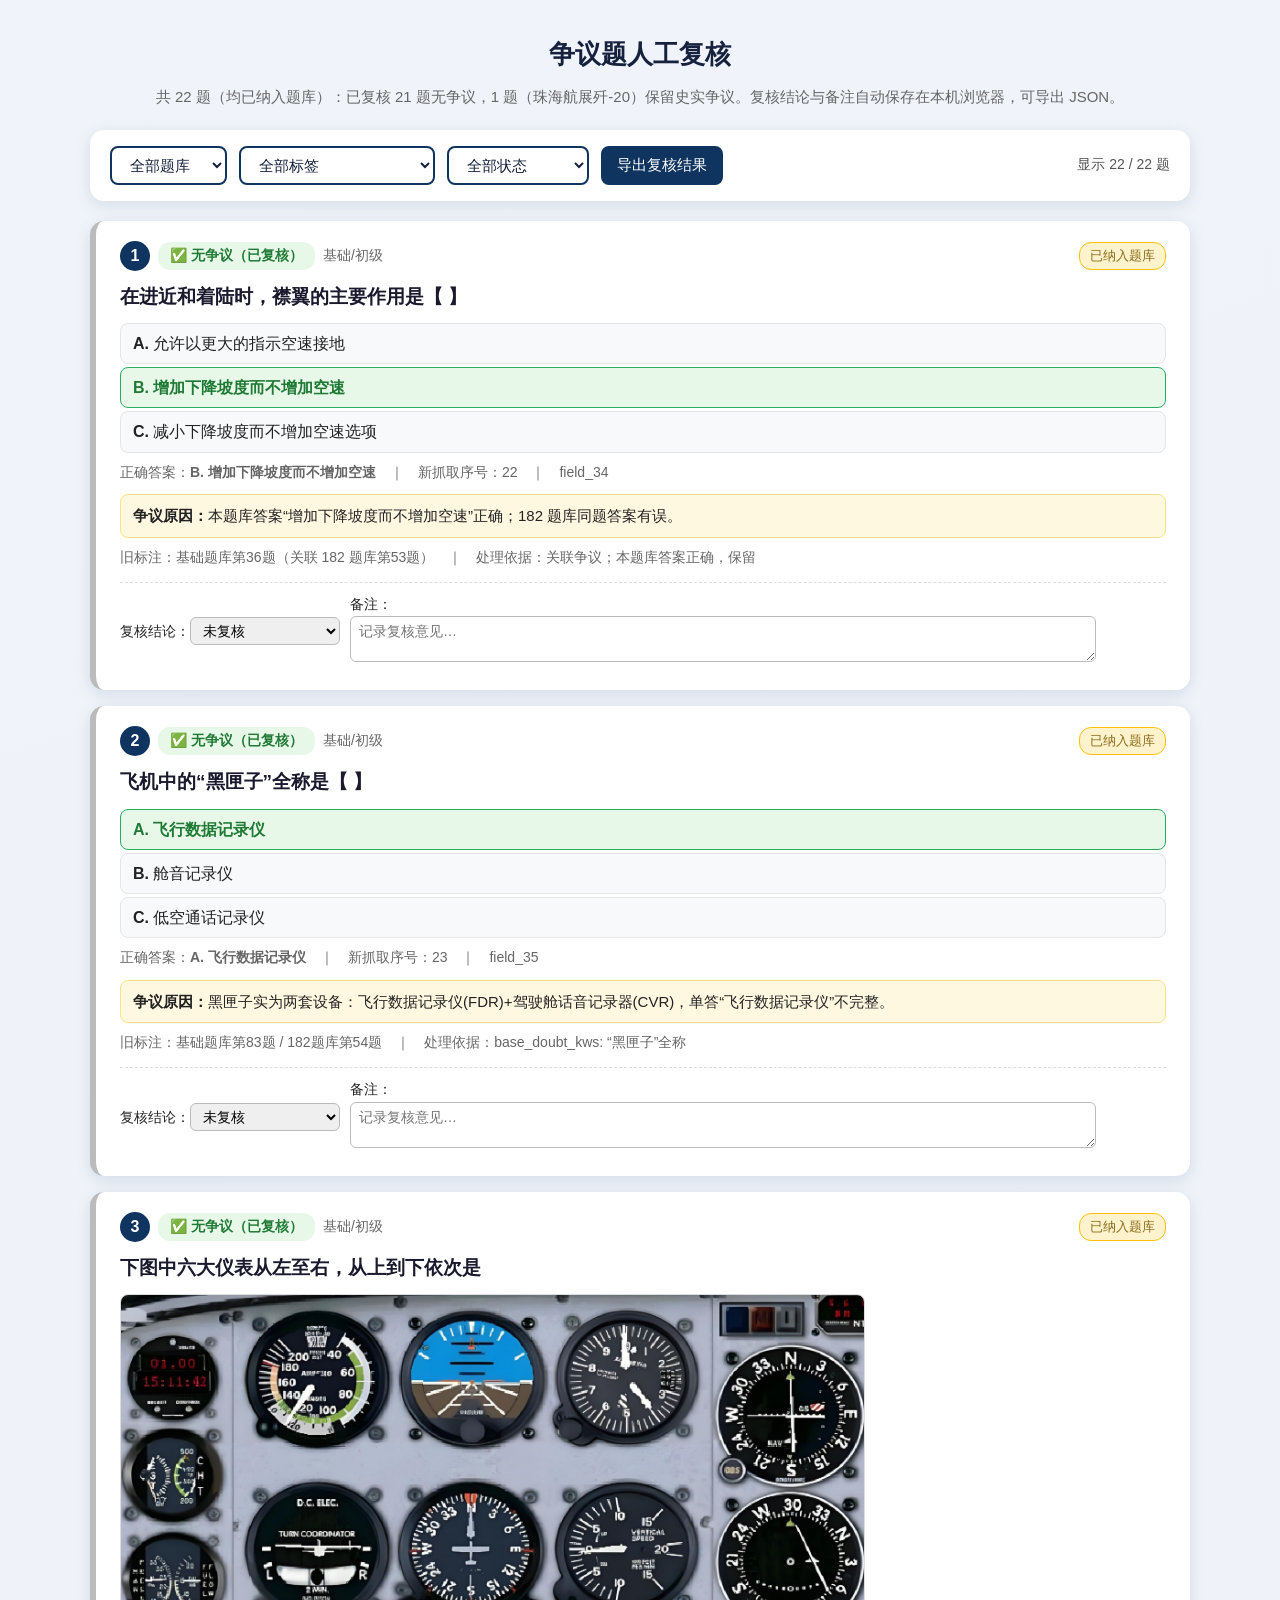
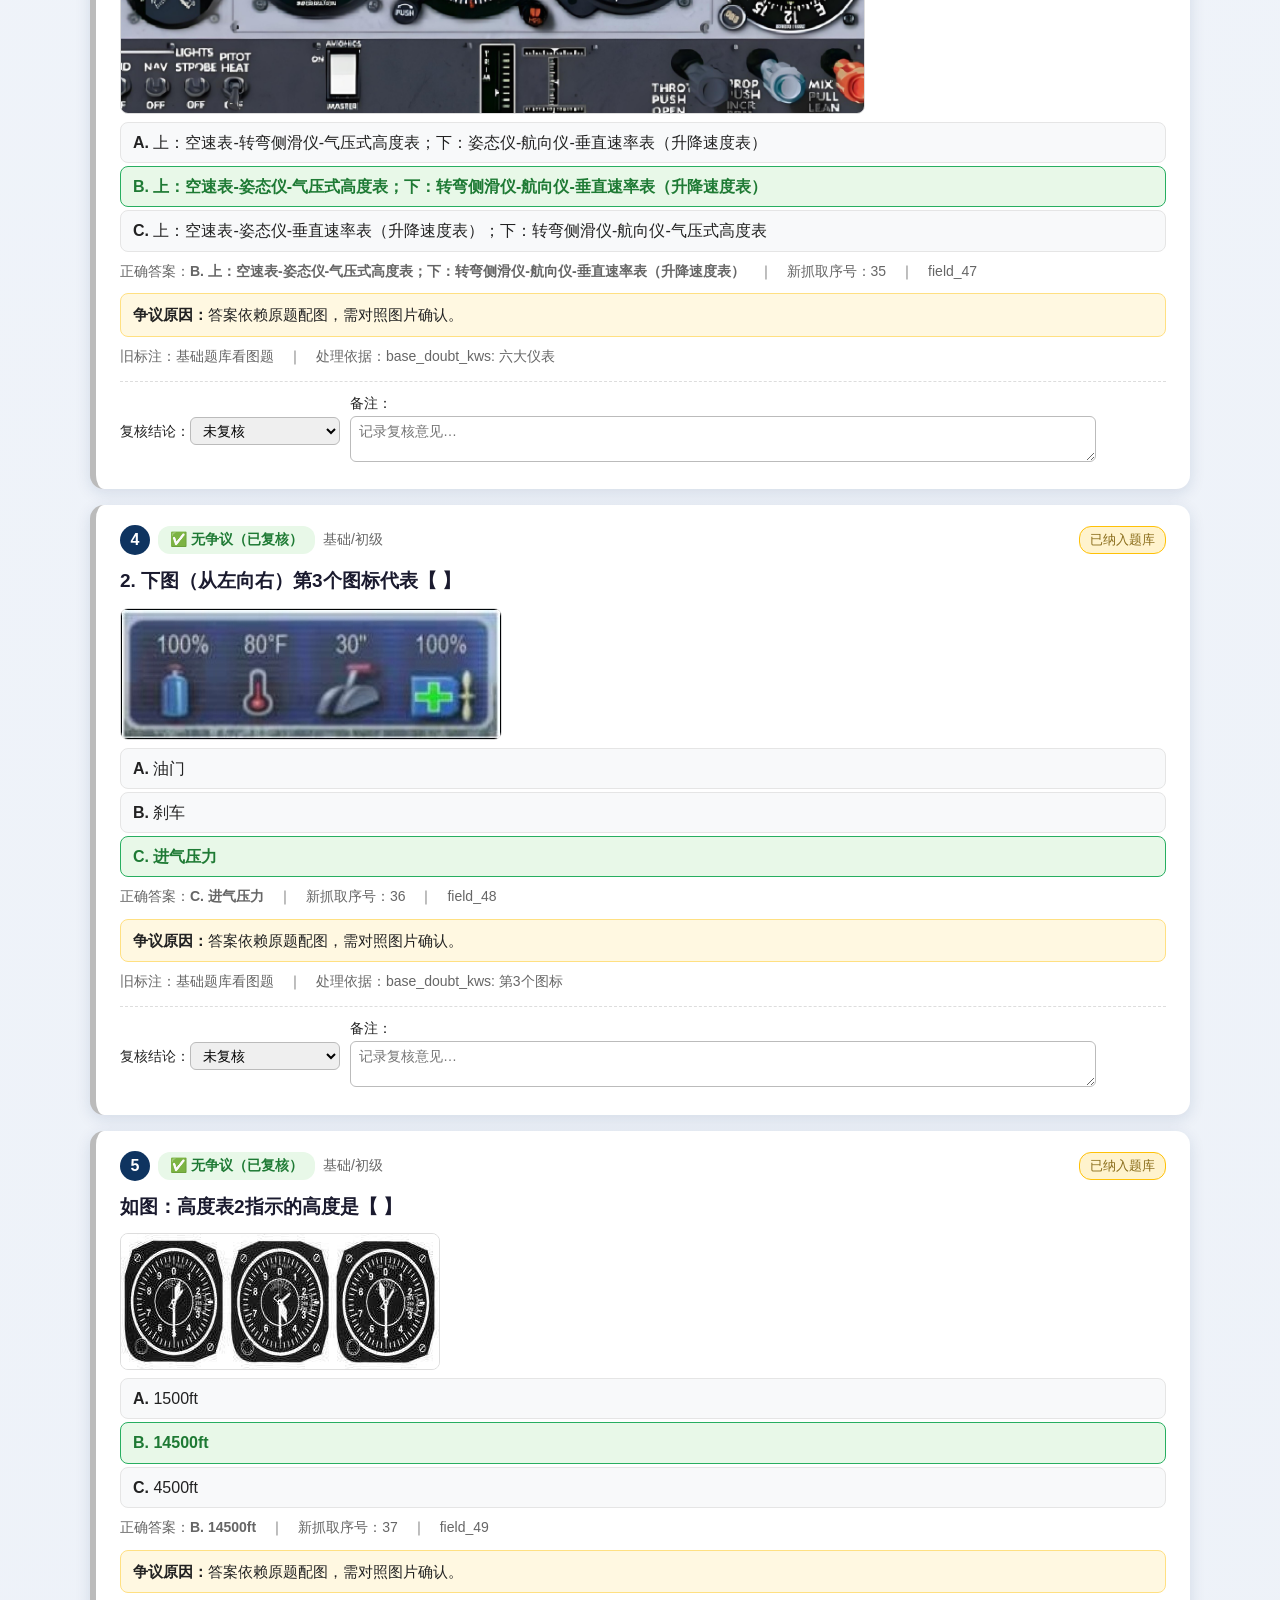
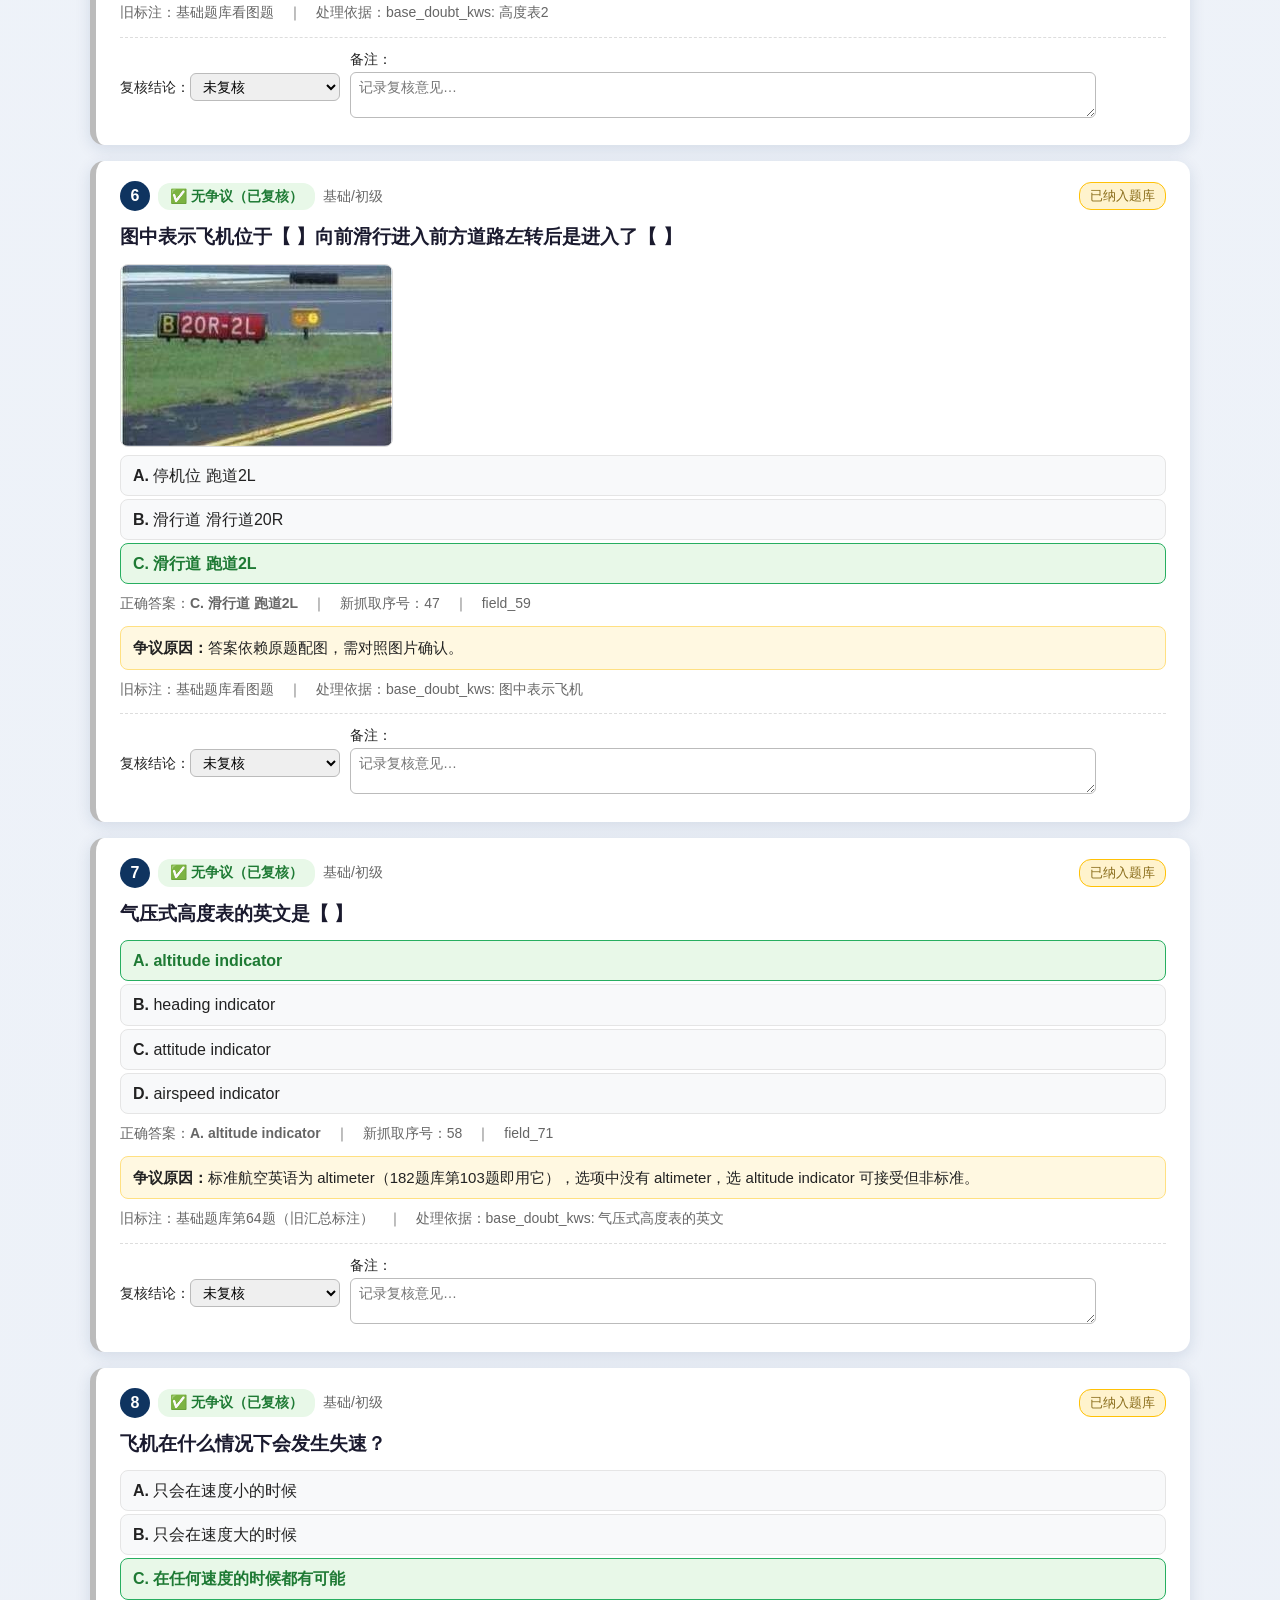
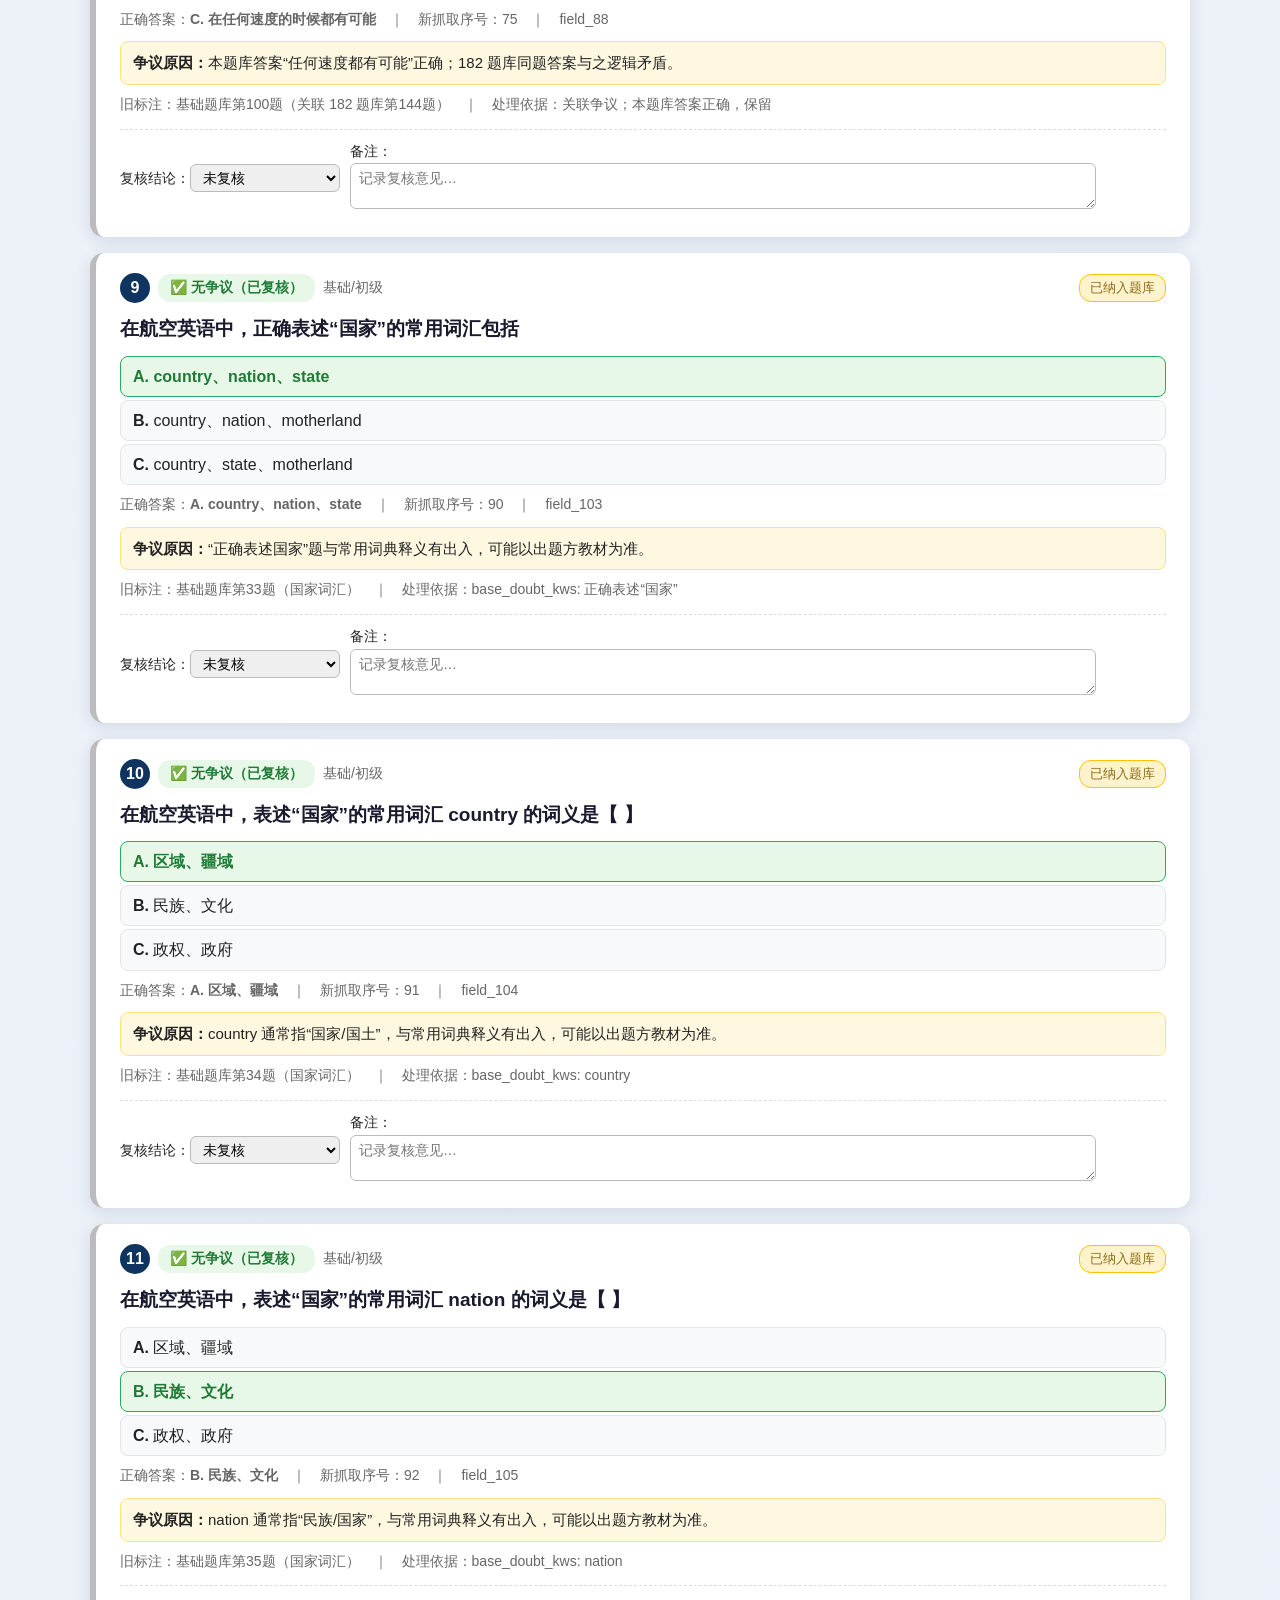
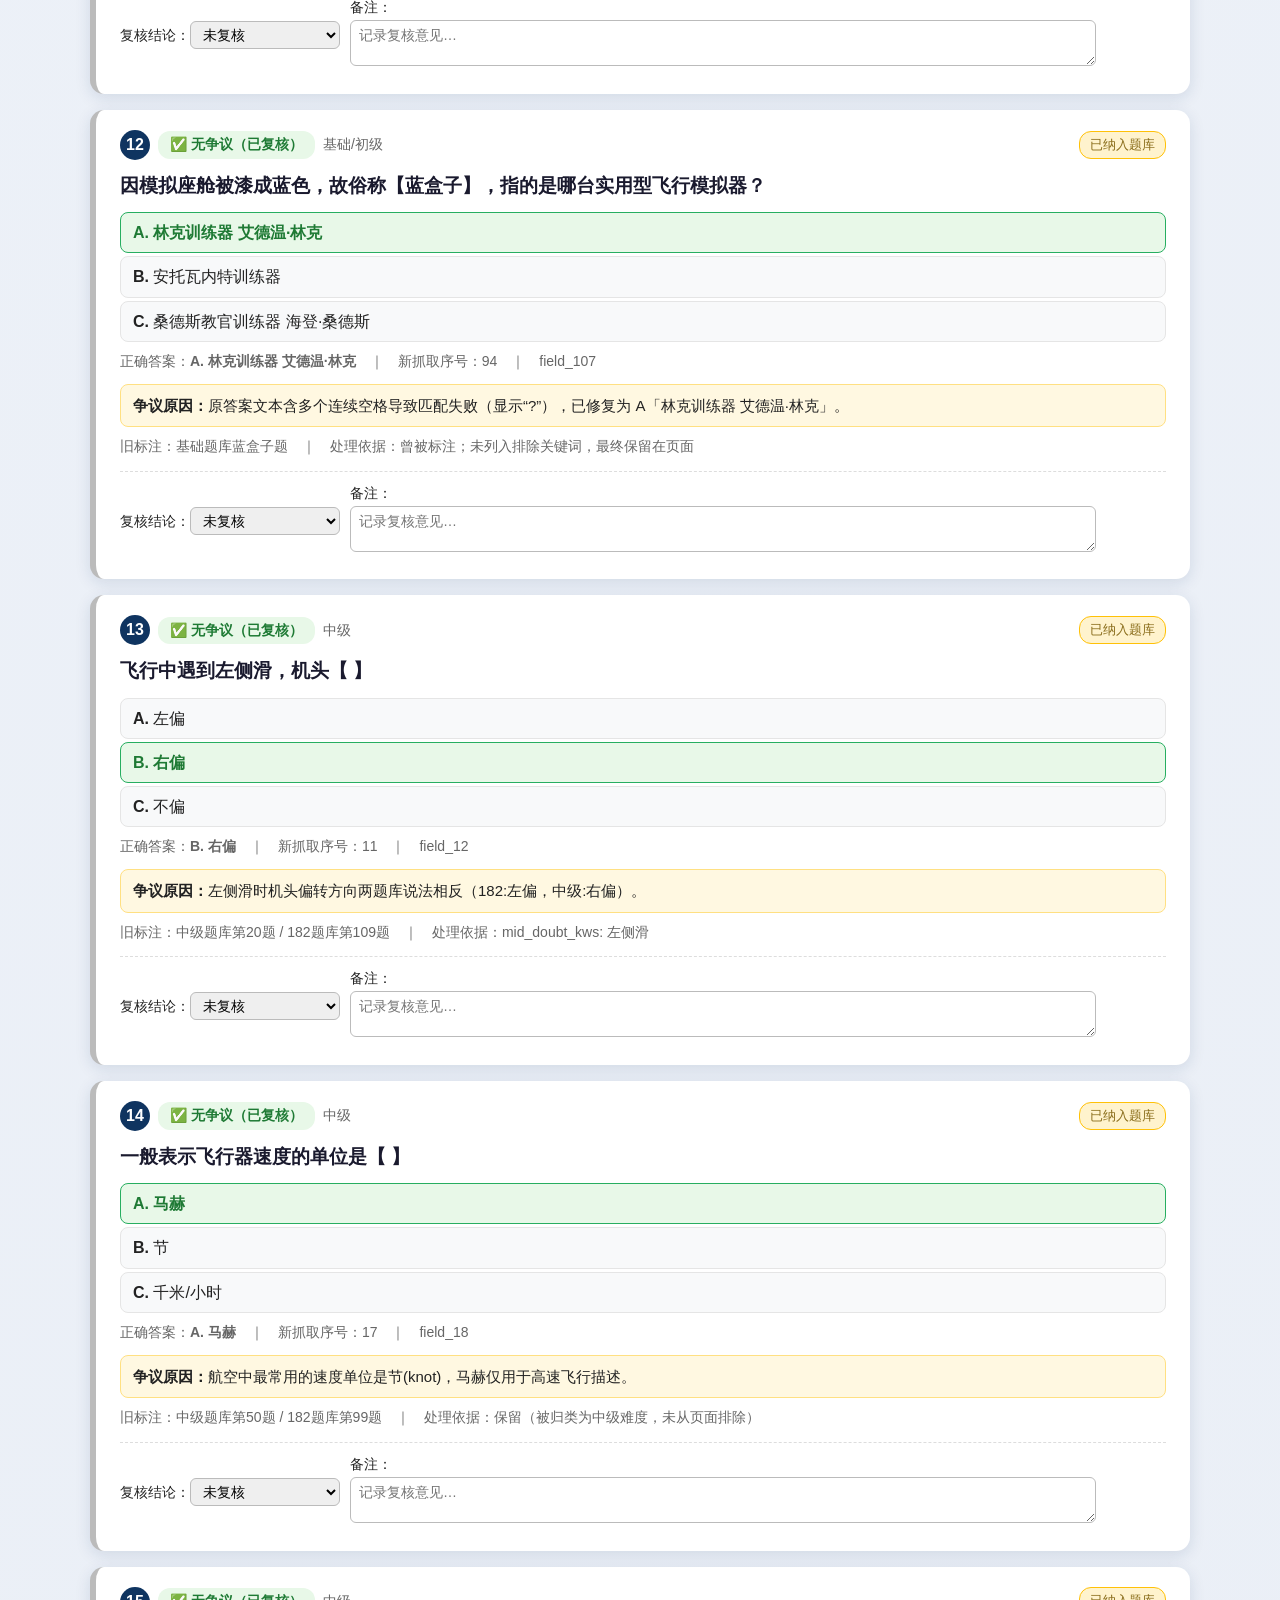
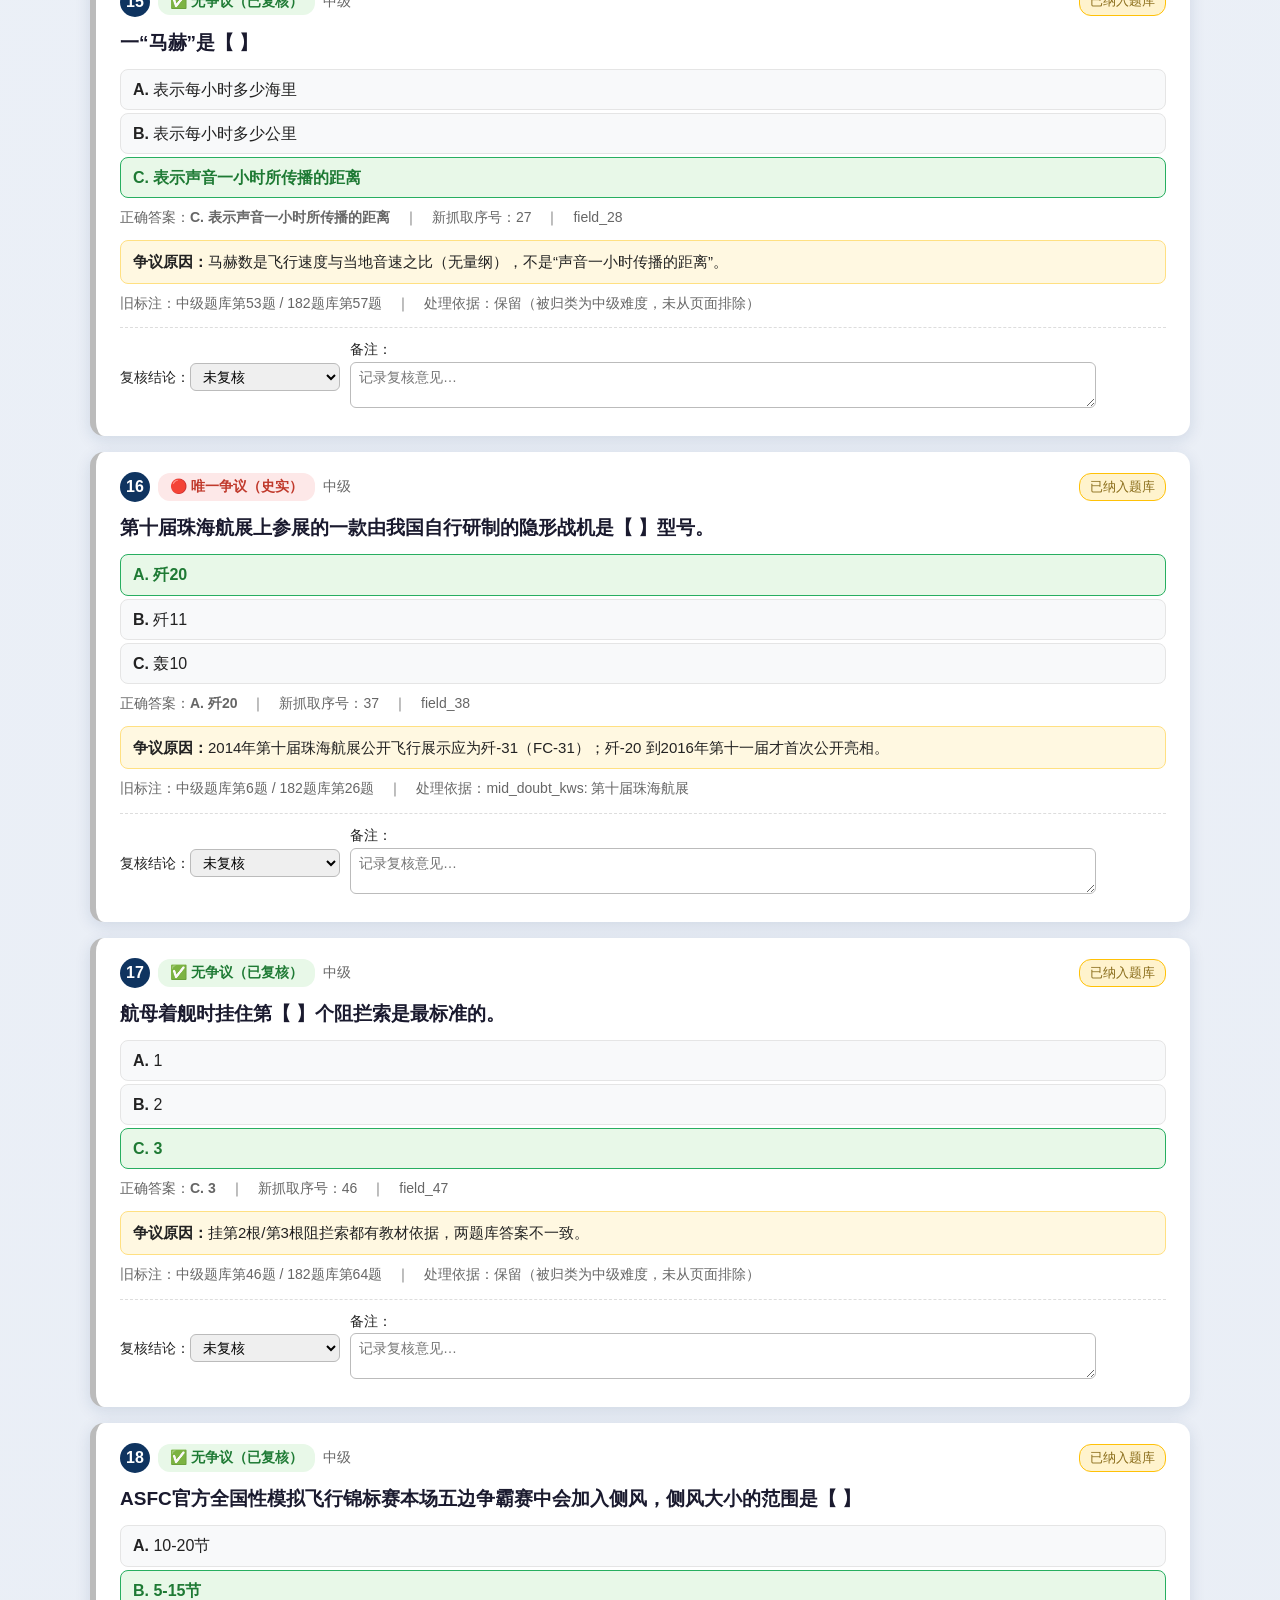
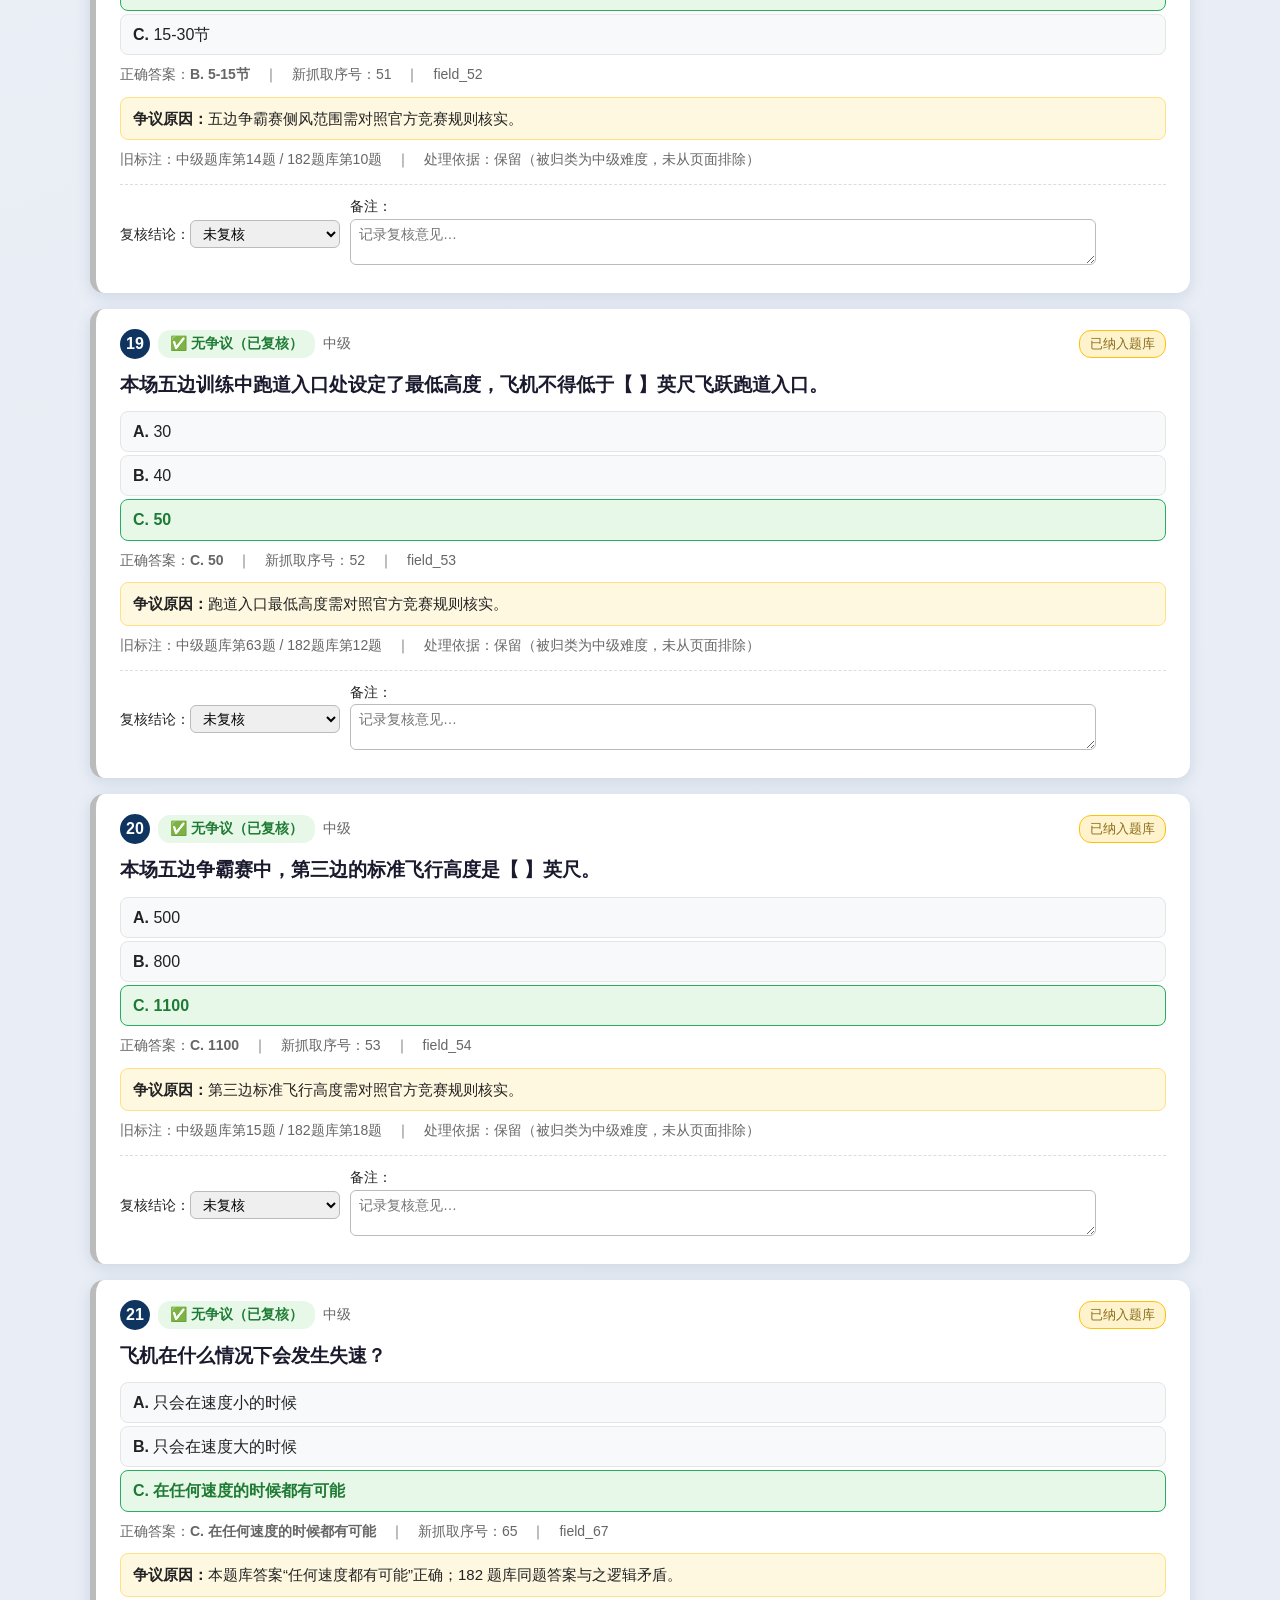
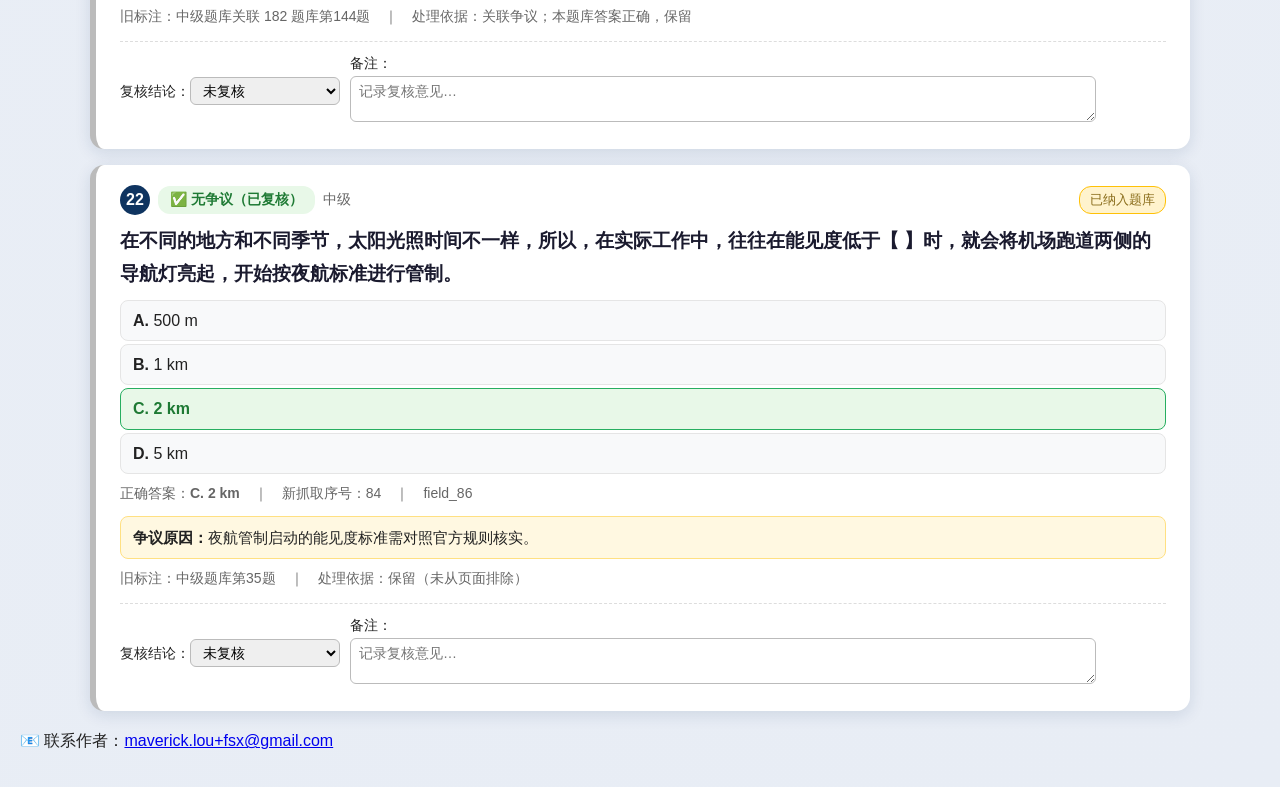
<file: 争议题复核.html>
<!DOCTYPE html>
<html lang="zh-CN">
<head>
<meta charset="utf-8">
<meta name="viewport" content="width=device-width, initial-scale=1.0">
<title>争议题人工复核 · 模拟飞行理论题库</title>
<style>
*{box-sizing:border-box;margin:0;padding:0}
body{font-family:"PingFang SC","Microsoft YaHei",sans-serif;font-size:16px;line-height:1.7;color:#222;background:linear-gradient(160deg,#f0f4fa,#e8edf5);padding:32px 20px;min-height:100vh}
.wrap{max-width:1100px;margin:0 auto}
h1{font-size:26px;color:#16213e;text-align:center;margin-bottom:8px}
.lead{text-align:center;color:#666;font-size:15px;margin-bottom:20px}
.panel{background:#fff;border-radius:14px;padding:16px 20px;box-shadow:0 4px 16px rgba(15,52,96,.12);margin-bottom:20px;display:flex;flex-wrap:wrap;gap:12px;align-items:center}
.panel select,.panel button{font-family:inherit;font-size:15px;padding:8px 14px;border-radius:8px;border:2px solid #0f3460;background:#fff;color:#16213e;cursor:pointer}
.panel button.primary{background:#0f3460;color:#fff}
.panel .stat{margin-left:auto;color:#555;font-size:14px}
.card{background:#fff;border-radius:14px;padding:20px 24px;box-shadow:0 4px 16px rgba(15,52,96,.12);border-left:6px solid #bbb;margin-bottom:16px}
.card-head{display:flex;flex-wrap:wrap;gap:8px;align-items:center;margin-bottom:10px}
.num{display:inline-block;background:#0f3460;color:#fff;font-weight:bold;width:30px;height:30px;line-height:30px;text-align:center;border-radius:50%}
.tag{padding:2px 12px;border-radius:12px;font-size:14px;font-weight:bold}
.tag.err{background:#fde8e8;color:#c0392b}
.tag.conflict{background:#fef5e7;color:#b9770e}
.tag.doubt{background:#fff3cd;color:#8a6d1b}
.tag.pending{background:#eaf2ff;color:#0d47a1}
.tag.fixed{background:#e8f8e8;color:#1e7a34}
.bank{color:#666;font-size:14px}
.pill{font-size:13px;padding:2px 10px;border-radius:12px;margin-left:auto}
.pill.inpage{background:#fff3cd;color:#8a6d1b;border:1px solid #ffc107}
.pill.excluded{background:#e8f8e8;color:#1e7a34;border:1px solid #27ae60}
.qtext{font-size:19px;font-weight:bold;color:#1a1a2e;margin-bottom:10px;overflow-wrap:break-word}
.opt{padding:6px 12px;margin:3px 0;border-radius:8px;background:#f8f9fa;border:1px solid #e5e5e5;overflow-wrap:break-word}
.opt.correct{background:#e8f8e8;border-color:#27ae60;color:#1e7a34;font-weight:bold}
.meta{font-size:14px;color:#666;margin-top:8px;overflow-wrap:break-word}
.qimg{display:block;max-width:100%;max-height:420px;border:1px solid #ddd;border-radius:8px;margin:8px 0}
.reason{background:#fff8e1;border:1px solid #ffe082;border-radius:8px;padding:8px 12px;margin-top:10px;font-size:15px}
.review{margin-top:12px;padding-top:10px;border-top:1px dashed #ddd;display:flex;flex-wrap:wrap;gap:10px;align-items:center;font-size:14px}
.review select{font-family:inherit;font-size:14px;padding:4px 8px;border-radius:6px;border:1px solid #bbb}
.note-label{flex:1;min-width:200px}
.note{width:100%;font-family:inherit;font-size:14px;padding:6px 8px;border-radius:6px;border:1px solid #bbb;resize:vertical}
.saved{color:#27ae60;font-size:13px;min-width:60px}
@media(max-width:700px){body{padding:12px 8px}.card{padding:14px}.qtext{font-size:17px}.pill{margin-left:0}}
</style>
</head>
<body>
<div class="wrap">
<h1>争议题人工复核</h1>
<div class="lead">共 22 题（均已纳入题库）：已复核 21 题无争议，1 题（珠海航展歼-20）保留史实争议。复核结论与备注自动保存在本机浏览器，可导出 JSON。</div>
<div class="panel">
  <select id="f-bank"><option value="">全部题库</option><option>基础/初级</option><option>中级</option></select>
  <select id="f-tag"><option value="">全部标签</option><option>✅ 无争议（已复核）</option><option>🔴 唯一争议（史实）</option></select>
  <select id="f-page"><option value="">全部状态</option><option value="true">页面中仍存在</option><option value="false">已从页面排除</option></select>
  <button id="btn-export" class="primary">导出复核结果</button>
  <span class="stat" id="stat"></span>
</div>
<div class="card" data-bank="基础/初级" data-tag="🔴 关联错误（182题库第53题）" data-inpage="true" data-key="基础/初级_field_34">
  <div class="card-head">
    <span class="num">1</span>
    <span class="tag fixed">✅ 无争议（已复核）</span>
    <span class="bank">基础/初级</span>
    <span class="pill inpage">已纳入题库</span>
  </div>
  <div class="qtext">在进近和着陆时，襟翼的主要作用是【 】</div>
  <div class="opts"><div class="opt"><b>A.</b> 允许以更大的指示空速接地</div><div class="opt correct"><b>B.</b> 增加下降坡度而不增加空速</div><div class="opt"><b>C.</b> 减小下降坡度而不增加空速选项</div></div>
  <div class="meta">正确答案：<b>B. 增加下降坡度而不增加空速</b>　｜　新抓取序号：22　｜　field_34</div>
  <div class="reason"><b>争议原因：</b>本题库答案“增加下降坡度而不增加空速”正确；182 题库同题答案有误。</div>
  <div class="meta">旧标注：基础题库第36题（关联 182 题库第53题）　｜　处理依据：关联争议；本题库答案正确，保留</div>
  <div class="review">
    <label>复核结论：<select class="decision"><option value="">未复核</option><option>通过（保留原题）</option><option>修正答案/题干</option><option>建议移除</option></select></label>
    <label class="note-label">备注：<textarea class="note" rows="2" placeholder="记录复核意见…"></textarea></label>
    <span class="saved"></span>
  </div>
</div><div class="card" data-bank="基础/初级" data-tag="🟠 存疑" data-inpage="false" data-key="基础/初级_field_35">
  <div class="card-head">
    <span class="num">2</span>
    <span class="tag fixed">✅ 无争议（已复核）</span>
    <span class="bank">基础/初级</span>
    <span class="pill inpage">已纳入题库</span>
  </div>
  <div class="qtext">飞机中的“黑匣子”全称是【 】</div>
  <div class="opts"><div class="opt correct"><b>A.</b> 飞行数据记录仪</div><div class="opt"><b>B.</b> 舱音记录仪</div><div class="opt"><b>C.</b> 低空通话记录仪</div></div>
  <div class="meta">正确答案：<b>A. 飞行数据记录仪</b>　｜　新抓取序号：23　｜　field_35</div>
  <div class="reason"><b>争议原因：</b>黑匣子实为两套设备：飞行数据记录仪(FDR)+驾驶舱话音记录器(CVR)，单答“飞行数据记录仪”不完整。</div>
  <div class="meta">旧标注：基础题库第83题 / 182题库第54题　｜　处理依据：base_doubt_kws: “黑匣子”全称</div>
  <div class="review">
    <label>复核结论：<select class="decision"><option value="">未复核</option><option>通过（保留原题）</option><option>修正答案/题干</option><option>建议移除</option></select></label>
    <label class="note-label">备注：<textarea class="note" rows="2" placeholder="记录复核意见…"></textarea></label>
    <span class="saved"></span>
  </div>
</div><div class="card" data-bank="基础/初级" data-tag="⚪ 待核实（看图题）" data-inpage="false" data-key="基础/初级_field_47">
  <div class="card-head">
    <span class="num">3</span>
    <span class="tag fixed">✅ 无争议（已复核）</span>
    <span class="bank">基础/初级</span>
    <span class="pill inpage">已纳入题库</span>
  </div>
  <div class="qtext">下图中六大仪表从左至右，从上到下依次是</div><img class="qimg" src="images/junior/field_47_0.jpg" alt="题目配图">
  <div class="opts"><div class="opt"><b>A.</b> 上：空速表-转弯侧滑仪-气压式高度表；下：姿态仪-航向仪-垂直速率表（升降速度表）</div><div class="opt correct"><b>B.</b> 上：空速表-姿态仪-气压式高度表；下：转弯侧滑仪-航向仪-垂直速率表（升降速度表）</div><div class="opt"><b>C.</b> 上：空速表-姿态仪-垂直速率表（升降速度表）；下：转弯侧滑仪-航向仪-气压式高度表</div></div>
  <div class="meta">正确答案：<b>B. 上：空速表-姿态仪-气压式高度表；下：转弯侧滑仪-航向仪-垂直速率表（升降速度表）</b>　｜　新抓取序号：35　｜　field_47</div>
  <div class="reason"><b>争议原因：</b>答案依赖原题配图，需对照图片确认。</div>
  <div class="meta">旧标注：基础题库看图题　｜　处理依据：base_doubt_kws: 六大仪表</div>
  <div class="review">
    <label>复核结论：<select class="decision"><option value="">未复核</option><option>通过（保留原题）</option><option>修正答案/题干</option><option>建议移除</option></select></label>
    <label class="note-label">备注：<textarea class="note" rows="2" placeholder="记录复核意见…"></textarea></label>
    <span class="saved"></span>
  </div>
</div><div class="card" data-bank="基础/初级" data-tag="⚪ 待核实（看图题）" data-inpage="false" data-key="基础/初级_field_48">
  <div class="card-head">
    <span class="num">4</span>
    <span class="tag fixed">✅ 无争议（已复核）</span>
    <span class="bank">基础/初级</span>
    <span class="pill inpage">已纳入题库</span>
  </div>
  <div class="qtext">2. 下图（从左向右）第3个图标代表【 】</div><img class="qimg" src="images/junior/field_48_0.jpg" alt="题目配图">
  <div class="opts"><div class="opt"><b>A.</b> 油门</div><div class="opt"><b>B.</b> 刹车</div><div class="opt correct"><b>C.</b> 进气压力</div></div>
  <div class="meta">正确答案：<b>C. 进气压力</b>　｜　新抓取序号：36　｜　field_48</div>
  <div class="reason"><b>争议原因：</b>答案依赖原题配图，需对照图片确认。</div>
  <div class="meta">旧标注：基础题库看图题　｜　处理依据：base_doubt_kws: 第3个图标</div>
  <div class="review">
    <label>复核结论：<select class="decision"><option value="">未复核</option><option>通过（保留原题）</option><option>修正答案/题干</option><option>建议移除</option></select></label>
    <label class="note-label">备注：<textarea class="note" rows="2" placeholder="记录复核意见…"></textarea></label>
    <span class="saved"></span>
  </div>
</div><div class="card" data-bank="基础/初级" data-tag="⚪ 待核实（看图题）" data-inpage="false" data-key="基础/初级_field_49">
  <div class="card-head">
    <span class="num">5</span>
    <span class="tag fixed">✅ 无争议（已复核）</span>
    <span class="bank">基础/初级</span>
    <span class="pill inpage">已纳入题库</span>
  </div>
  <div class="qtext">如图：高度表2指示的高度是【 】</div><img class="qimg" src="images/junior/field_49_0.jpg" alt="题目配图">
  <div class="opts"><div class="opt"><b>A.</b> 1500ft</div><div class="opt correct"><b>B.</b> 14500ft</div><div class="opt"><b>C.</b> 4500ft</div></div>
  <div class="meta">正确答案：<b>B. 14500ft</b>　｜　新抓取序号：37　｜　field_49</div>
  <div class="reason"><b>争议原因：</b>答案依赖原题配图，需对照图片确认。</div>
  <div class="meta">旧标注：基础题库看图题　｜　处理依据：base_doubt_kws: 高度表2</div>
  <div class="review">
    <label>复核结论：<select class="decision"><option value="">未复核</option><option>通过（保留原题）</option><option>修正答案/题干</option><option>建议移除</option></select></label>
    <label class="note-label">备注：<textarea class="note" rows="2" placeholder="记录复核意见…"></textarea></label>
    <span class="saved"></span>
  </div>
</div><div class="card" data-bank="基础/初级" data-tag="⚪ 待核实（看图题）" data-inpage="false" data-key="基础/初级_field_59">
  <div class="card-head">
    <span class="num">6</span>
    <span class="tag fixed">✅ 无争议（已复核）</span>
    <span class="bank">基础/初级</span>
    <span class="pill inpage">已纳入题库</span>
  </div>
  <div class="qtext">图中表示飞机位于【 】向前滑行进入前方道路左转后是进入了【 】</div><img class="qimg" src="images/junior/field_59_0.jpg" alt="题目配图">
  <div class="opts"><div class="opt"><b>A.</b> 停机位 跑道2L</div><div class="opt"><b>B.</b> 滑行道 滑行道20R</div><div class="opt correct"><b>C.</b> 滑行道 跑道2L</div></div>
  <div class="meta">正确答案：<b>C. 滑行道 跑道2L</b>　｜　新抓取序号：47　｜　field_59</div>
  <div class="reason"><b>争议原因：</b>答案依赖原题配图，需对照图片确认。</div>
  <div class="meta">旧标注：基础题库看图题　｜　处理依据：base_doubt_kws: 图中表示飞机</div>
  <div class="review">
    <label>复核结论：<select class="decision"><option value="">未复核</option><option>通过（保留原题）</option><option>修正答案/题干</option><option>建议移除</option></select></label>
    <label class="note-label">备注：<textarea class="note" rows="2" placeholder="记录复核意见…"></textarea></label>
    <span class="saved"></span>
  </div>
</div><div class="card" data-bank="基础/初级" data-tag="🟠 存疑" data-inpage="false" data-key="基础/初级_field_71">
  <div class="card-head">
    <span class="num">7</span>
    <span class="tag fixed">✅ 无争议（已复核）</span>
    <span class="bank">基础/初级</span>
    <span class="pill inpage">已纳入题库</span>
  </div>
  <div class="qtext">气压式高度表的英文是【 】</div>
  <div class="opts"><div class="opt correct"><b>A.</b> altitude indicator</div><div class="opt"><b>B.</b> heading indicator</div><div class="opt"><b>C.</b> attitude indicator</div><div class="opt"><b>D.</b> airspeed indicator</div></div>
  <div class="meta">正确答案：<b>A. altitude indicator</b>　｜　新抓取序号：58　｜　field_71</div>
  <div class="reason"><b>争议原因：</b>标准航空英语为 altimeter（182题库第103题即用它），选项中没有 altimeter，选 altitude indicator 可接受但非标准。</div>
  <div class="meta">旧标注：基础题库第64题（旧汇总标注）　｜　处理依据：base_doubt_kws: 气压式高度表的英文</div>
  <div class="review">
    <label>复核结论：<select class="decision"><option value="">未复核</option><option>通过（保留原题）</option><option>修正答案/题干</option><option>建议移除</option></select></label>
    <label class="note-label">备注：<textarea class="note" rows="2" placeholder="记录复核意见…"></textarea></label>
    <span class="saved"></span>
  </div>
</div><div class="card" data-bank="基础/初级" data-tag="🔴 关联矛盾（182题库第144题）" data-inpage="true" data-key="基础/初级_field_88">
  <div class="card-head">
    <span class="num">8</span>
    <span class="tag fixed">✅ 无争议（已复核）</span>
    <span class="bank">基础/初级</span>
    <span class="pill inpage">已纳入题库</span>
  </div>
  <div class="qtext">飞机在什么情况下会发生失速？</div>
  <div class="opts"><div class="opt"><b>A.</b> 只会在速度小的时候</div><div class="opt"><b>B.</b> 只会在速度大的时候</div><div class="opt correct"><b>C.</b> 在任何速度的时候都有可能</div></div>
  <div class="meta">正确答案：<b>C. 在任何速度的时候都有可能</b>　｜　新抓取序号：75　｜　field_88</div>
  <div class="reason"><b>争议原因：</b>本题库答案“任何速度都有可能”正确；182 题库同题答案与之逻辑矛盾。</div>
  <div class="meta">旧标注：基础题库第100题（关联 182 题库第144题）　｜　处理依据：关联争议；本题库答案正确，保留</div>
  <div class="review">
    <label>复核结论：<select class="decision"><option value="">未复核</option><option>通过（保留原题）</option><option>修正答案/题干</option><option>建议移除</option></select></label>
    <label class="note-label">备注：<textarea class="note" rows="2" placeholder="记录复核意见…"></textarea></label>
    <span class="saved"></span>
  </div>
</div><div class="card" data-bank="基础/初级" data-tag="🟠 存疑" data-inpage="false" data-key="基础/初级_field_103">
  <div class="card-head">
    <span class="num">9</span>
    <span class="tag fixed">✅ 无争议（已复核）</span>
    <span class="bank">基础/初级</span>
    <span class="pill inpage">已纳入题库</span>
  </div>
  <div class="qtext">在航空英语中，正确表述“国家”的常用词汇包括</div>
  <div class="opts"><div class="opt correct"><b>A.</b> country、nation、state</div><div class="opt"><b>B.</b> country、nation、motherland</div><div class="opt"><b>C.</b> country、state、motherland</div></div>
  <div class="meta">正确答案：<b>A. country、nation、state</b>　｜　新抓取序号：90　｜　field_103</div>
  <div class="reason"><b>争议原因：</b>“正确表述国家”题与常用词典释义有出入，可能以出题方教材为准。</div>
  <div class="meta">旧标注：基础题库第33题（国家词汇）　｜　处理依据：base_doubt_kws: 正确表述“国家”</div>
  <div class="review">
    <label>复核结论：<select class="decision"><option value="">未复核</option><option>通过（保留原题）</option><option>修正答案/题干</option><option>建议移除</option></select></label>
    <label class="note-label">备注：<textarea class="note" rows="2" placeholder="记录复核意见…"></textarea></label>
    <span class="saved"></span>
  </div>
</div><div class="card" data-bank="基础/初级" data-tag="🟠 存疑" data-inpage="false" data-key="基础/初级_field_104">
  <div class="card-head">
    <span class="num">10</span>
    <span class="tag fixed">✅ 无争议（已复核）</span>
    <span class="bank">基础/初级</span>
    <span class="pill inpage">已纳入题库</span>
  </div>
  <div class="qtext">在航空英语中，表述“国家”的常用词汇 country 的词义是【 】</div>
  <div class="opts"><div class="opt correct"><b>A.</b> 区域、疆域</div><div class="opt"><b>B.</b> 民族、文化</div><div class="opt"><b>C.</b> 政权、政府</div></div>
  <div class="meta">正确答案：<b>A. 区域、疆域</b>　｜　新抓取序号：91　｜　field_104</div>
  <div class="reason"><b>争议原因：</b>country 通常指“国家/国土”，与常用词典释义有出入，可能以出题方教材为准。</div>
  <div class="meta">旧标注：基础题库第34题（国家词汇）　｜　处理依据：base_doubt_kws: country</div>
  <div class="review">
    <label>复核结论：<select class="decision"><option value="">未复核</option><option>通过（保留原题）</option><option>修正答案/题干</option><option>建议移除</option></select></label>
    <label class="note-label">备注：<textarea class="note" rows="2" placeholder="记录复核意见…"></textarea></label>
    <span class="saved"></span>
  </div>
</div><div class="card" data-bank="基础/初级" data-tag="🟠 存疑" data-inpage="false" data-key="基础/初级_field_105">
  <div class="card-head">
    <span class="num">11</span>
    <span class="tag fixed">✅ 无争议（已复核）</span>
    <span class="bank">基础/初级</span>
    <span class="pill inpage">已纳入题库</span>
  </div>
  <div class="qtext">在航空英语中，表述“国家”的常用词汇 nation 的词义是【 】</div>
  <div class="opts"><div class="opt"><b>A.</b> 区域、疆域</div><div class="opt correct"><b>B.</b> 民族、文化</div><div class="opt"><b>C.</b> 政权、政府</div></div>
  <div class="meta">正确答案：<b>B. 民族、文化</b>　｜　新抓取序号：92　｜　field_105</div>
  <div class="reason"><b>争议原因：</b>nation 通常指“民族/国家”，与常用词典释义有出入，可能以出题方教材为准。</div>
  <div class="meta">旧标注：基础题库第35题（国家词汇）　｜　处理依据：base_doubt_kws: nation</div>
  <div class="review">
    <label>复核结论：<select class="decision"><option value="">未复核</option><option>通过（保留原题）</option><option>修正答案/题干</option><option>建议移除</option></select></label>
    <label class="note-label">备注：<textarea class="note" rows="2" placeholder="记录复核意见…"></textarea></label>
    <span class="saved"></span>
  </div>
</div><div class="card" data-bank="基础/初级" data-tag="⚠️ 已修复" data-inpage="true" data-key="基础/初级_field_107">
  <div class="card-head">
    <span class="num">12</span>
    <span class="tag fixed">✅ 无争议（已复核）</span>
    <span class="bank">基础/初级</span>
    <span class="pill inpage">已纳入题库</span>
  </div>
  <div class="qtext">因模拟座舱被漆成蓝色，故俗称【蓝盒子】，指的是哪台实用型飞行模拟器？</div>
  <div class="opts"><div class="opt correct"><b>A.</b> 林克训练器   艾德温·林克</div><div class="opt"><b>B.</b> 安托瓦内特训练器</div><div class="opt"><b>C.</b> 桑德斯教官训练器   海登·桑德斯</div></div>
  <div class="meta">正确答案：<b>A. 林克训练器   艾德温·林克</b>　｜　新抓取序号：94　｜　field_107</div>
  <div class="reason"><b>争议原因：</b>原答案文本含多个连续空格导致匹配失败（显示“?”），已修复为 A「林克训练器 艾德温·林克」。</div>
  <div class="meta">旧标注：基础题库蓝盒子题　｜　处理依据：曾被标注；未列入排除关键词，最终保留在页面</div>
  <div class="review">
    <label>复核结论：<select class="decision"><option value="">未复核</option><option>通过（保留原题）</option><option>修正答案/题干</option><option>建议移除</option></select></label>
    <label class="note-label">备注：<textarea class="note" rows="2" placeholder="记录复核意见…"></textarea></label>
    <span class="saved"></span>
  </div>
</div><div class="card" data-bank="中级" data-tag="🟡 冲突" data-inpage="false" data-key="中级_field_12">
  <div class="card-head">
    <span class="num">13</span>
    <span class="tag fixed">✅ 无争议（已复核）</span>
    <span class="bank">中级</span>
    <span class="pill inpage">已纳入题库</span>
  </div>
  <div class="qtext">飞行中遇到左侧滑，机头【 】</div>
  <div class="opts"><div class="opt"><b>A.</b> 左偏</div><div class="opt correct"><b>B.</b> 右偏</div><div class="opt"><b>C.</b> 不偏</div></div>
  <div class="meta">正确答案：<b>B. 右偏</b>　｜　新抓取序号：11　｜　field_12</div>
  <div class="reason"><b>争议原因：</b>左侧滑时机头偏转方向两题库说法相反（182:左偏，中级:右偏）。</div>
  <div class="meta">旧标注：中级题库第20题 / 182题库第109题　｜　处理依据：mid_doubt_kws: 左侧滑</div>
  <div class="review">
    <label>复核结论：<select class="decision"><option value="">未复核</option><option>通过（保留原题）</option><option>修正答案/题干</option><option>建议移除</option></select></label>
    <label class="note-label">备注：<textarea class="note" rows="2" placeholder="记录复核意见…"></textarea></label>
    <span class="saved"></span>
  </div>
</div><div class="card" data-bank="中级" data-tag="🟠 存疑" data-inpage="true" data-key="中级_field_18">
  <div class="card-head">
    <span class="num">14</span>
    <span class="tag fixed">✅ 无争议（已复核）</span>
    <span class="bank">中级</span>
    <span class="pill inpage">已纳入题库</span>
  </div>
  <div class="qtext">一般表示飞行器速度的单位是【 】</div>
  <div class="opts"><div class="opt correct"><b>A.</b> 马赫</div><div class="opt"><b>B.</b> 节</div><div class="opt"><b>C.</b> 千米/小时</div></div>
  <div class="meta">正确答案：<b>A. 马赫</b>　｜　新抓取序号：17　｜　field_18</div>
  <div class="reason"><b>争议原因：</b>航空中最常用的速度单位是节(knot)，马赫仅用于高速飞行描述。</div>
  <div class="meta">旧标注：中级题库第50题 / 182题库第99题　｜　处理依据：保留（被归类为中级难度，未从页面排除）</div>
  <div class="review">
    <label>复核结论：<select class="decision"><option value="">未复核</option><option>通过（保留原题）</option><option>修正答案/题干</option><option>建议移除</option></select></label>
    <label class="note-label">备注：<textarea class="note" rows="2" placeholder="记录复核意见…"></textarea></label>
    <span class="saved"></span>
  </div>
</div><div class="card" data-bank="中级" data-tag="🟠 存疑" data-inpage="true" data-key="中级_field_28">
  <div class="card-head">
    <span class="num">15</span>
    <span class="tag fixed">✅ 无争议（已复核）</span>
    <span class="bank">中级</span>
    <span class="pill inpage">已纳入题库</span>
  </div>
  <div class="qtext">一“马赫”是【 】</div>
  <div class="opts"><div class="opt"><b>A.</b> 表示每小时多少海里</div><div class="opt"><b>B.</b> 表示每小时多少公里</div><div class="opt correct"><b>C.</b> 表示声音一小时所传播的距离</div></div>
  <div class="meta">正确答案：<b>C. 表示声音一小时所传播的距离</b>　｜　新抓取序号：27　｜　field_28</div>
  <div class="reason"><b>争议原因：</b>马赫数是飞行速度与当地音速之比（无量纲），不是“声音一小时传播的距离”。</div>
  <div class="meta">旧标注：中级题库第53题 / 182题库第57题　｜　处理依据：保留（被归类为中级难度，未从页面排除）</div>
  <div class="review">
    <label>复核结论：<select class="decision"><option value="">未复核</option><option>通过（保留原题）</option><option>修正答案/题干</option><option>建议移除</option></select></label>
    <label class="note-label">备注：<textarea class="note" rows="2" placeholder="记录复核意见…"></textarea></label>
    <span class="saved"></span>
  </div>
</div><div class="card" data-bank="中级" data-tag="🔴 错误" data-inpage="false" data-key="中级_field_38">
  <div class="card-head">
    <span class="num">16</span>
    <span class="tag err">🔴 唯一争议（史实）</span>
    <span class="bank">中级</span>
    <span class="pill inpage">已纳入题库</span>
  </div>
  <div class="qtext">第十届珠海航展上参展的一款由我国自行研制的隐形战机是【 】型号。</div>
  <div class="opts"><div class="opt correct"><b>A.</b> 歼20</div><div class="opt"><b>B.</b> 歼11</div><div class="opt"><b>C.</b> 轰10</div></div>
  <div class="meta">正确答案：<b>A. 歼20</b>　｜　新抓取序号：37　｜　field_38</div>
  <div class="reason"><b>争议原因：</b>2014年第十届珠海航展公开飞行展示应为歼-31（FC-31）；歼-20 到2016年第十一届才首次公开亮相。</div>
  <div class="meta">旧标注：中级题库第6题 / 182题库第26题　｜　处理依据：mid_doubt_kws: 第十届珠海航展</div>
  <div class="review">
    <label>复核结论：<select class="decision"><option value="">未复核</option><option>通过（保留原题）</option><option>修正答案/题干</option><option>建议移除</option></select></label>
    <label class="note-label">备注：<textarea class="note" rows="2" placeholder="记录复核意见…"></textarea></label>
    <span class="saved"></span>
  </div>
</div><div class="card" data-bank="中级" data-tag="🟡 冲突" data-inpage="true" data-key="中级_field_47">
  <div class="card-head">
    <span class="num">17</span>
    <span class="tag fixed">✅ 无争议（已复核）</span>
    <span class="bank">中级</span>
    <span class="pill inpage">已纳入题库</span>
  </div>
  <div class="qtext">航母着舰时挂住第【 】个阻拦索是最标准的。</div>
  <div class="opts"><div class="opt"><b>A.</b> 1</div><div class="opt"><b>B.</b> 2</div><div class="opt correct"><b>C.</b> 3</div></div>
  <div class="meta">正确答案：<b>C. 3</b>　｜　新抓取序号：46　｜　field_47</div>
  <div class="reason"><b>争议原因：</b>挂第2根/第3根阻拦索都有教材依据，两题库答案不一致。</div>
  <div class="meta">旧标注：中级题库第46题 / 182题库第64题　｜　处理依据：保留（被归类为中级难度，未从页面排除）</div>
  <div class="review">
    <label>复核结论：<select class="decision"><option value="">未复核</option><option>通过（保留原题）</option><option>修正答案/题干</option><option>建议移除</option></select></label>
    <label class="note-label">备注：<textarea class="note" rows="2" placeholder="记录复核意见…"></textarea></label>
    <span class="saved"></span>
  </div>
</div><div class="card" data-bank="中级" data-tag="⚪ 待核实" data-inpage="true" data-key="中级_field_52">
  <div class="card-head">
    <span class="num">18</span>
    <span class="tag fixed">✅ 无争议（已复核）</span>
    <span class="bank">中级</span>
    <span class="pill inpage">已纳入题库</span>
  </div>
  <div class="qtext">ASFC官方全国性模拟飞行锦标赛本场五边争霸赛中会加入侧风，侧风大小的范围是【 】</div>
  <div class="opts"><div class="opt"><b>A.</b> 10-20节</div><div class="opt correct"><b>B.</b> 5-15节</div><div class="opt"><b>C.</b> 15-30节</div></div>
  <div class="meta">正确答案：<b>B. 5-15节</b>　｜　新抓取序号：51　｜　field_52</div>
  <div class="reason"><b>争议原因：</b>五边争霸赛侧风范围需对照官方竞赛规则核实。</div>
  <div class="meta">旧标注：中级题库第14题 / 182题库第10题　｜　处理依据：保留（被归类为中级难度，未从页面排除）</div>
  <div class="review">
    <label>复核结论：<select class="decision"><option value="">未复核</option><option>通过（保留原题）</option><option>修正答案/题干</option><option>建议移除</option></select></label>
    <label class="note-label">备注：<textarea class="note" rows="2" placeholder="记录复核意见…"></textarea></label>
    <span class="saved"></span>
  </div>
</div><div class="card" data-bank="中级" data-tag="⚪ 待核实" data-inpage="true" data-key="中级_field_53">
  <div class="card-head">
    <span class="num">19</span>
    <span class="tag fixed">✅ 无争议（已复核）</span>
    <span class="bank">中级</span>
    <span class="pill inpage">已纳入题库</span>
  </div>
  <div class="qtext">本场五边训练中跑道入口处设定了最低高度，飞机不得低于【 】英尺飞跃跑道入口。</div>
  <div class="opts"><div class="opt"><b>A.</b> 30</div><div class="opt"><b>B.</b> 40</div><div class="opt correct"><b>C.</b> 50</div></div>
  <div class="meta">正确答案：<b>C. 50</b>　｜　新抓取序号：52　｜　field_53</div>
  <div class="reason"><b>争议原因：</b>跑道入口最低高度需对照官方竞赛规则核实。</div>
  <div class="meta">旧标注：中级题库第63题 / 182题库第12题　｜　处理依据：保留（被归类为中级难度，未从页面排除）</div>
  <div class="review">
    <label>复核结论：<select class="decision"><option value="">未复核</option><option>通过（保留原题）</option><option>修正答案/题干</option><option>建议移除</option></select></label>
    <label class="note-label">备注：<textarea class="note" rows="2" placeholder="记录复核意见…"></textarea></label>
    <span class="saved"></span>
  </div>
</div><div class="card" data-bank="中级" data-tag="⚪ 待核实" data-inpage="true" data-key="中级_field_54">
  <div class="card-head">
    <span class="num">20</span>
    <span class="tag fixed">✅ 无争议（已复核）</span>
    <span class="bank">中级</span>
    <span class="pill inpage">已纳入题库</span>
  </div>
  <div class="qtext">本场五边争霸赛中，第三边的标准飞行高度是【 】英尺。</div>
  <div class="opts"><div class="opt"><b>A.</b> 500</div><div class="opt"><b>B.</b> 800</div><div class="opt correct"><b>C.</b> 1100</div></div>
  <div class="meta">正确答案：<b>C. 1100</b>　｜　新抓取序号：53　｜　field_54</div>
  <div class="reason"><b>争议原因：</b>第三边标准飞行高度需对照官方竞赛规则核实。</div>
  <div class="meta">旧标注：中级题库第15题 / 182题库第18题　｜　处理依据：保留（被归类为中级难度，未从页面排除）</div>
  <div class="review">
    <label>复核结论：<select class="decision"><option value="">未复核</option><option>通过（保留原题）</option><option>修正答案/题干</option><option>建议移除</option></select></label>
    <label class="note-label">备注：<textarea class="note" rows="2" placeholder="记录复核意见…"></textarea></label>
    <span class="saved"></span>
  </div>
</div><div class="card" data-bank="中级" data-tag="🔴 关联矛盾（182题库第144题）" data-inpage="true" data-key="中级_field_67">
  <div class="card-head">
    <span class="num">21</span>
    <span class="tag fixed">✅ 无争议（已复核）</span>
    <span class="bank">中级</span>
    <span class="pill inpage">已纳入题库</span>
  </div>
  <div class="qtext">飞机在什么情况下会发生失速？</div>
  <div class="opts"><div class="opt"><b>A.</b> 只会在速度小的时候</div><div class="opt"><b>B.</b> 只会在速度大的时候</div><div class="opt correct"><b>C.</b> 在任何速度的时候都有可能</div></div>
  <div class="meta">正确答案：<b>C. 在任何速度的时候都有可能</b>　｜　新抓取序号：65　｜　field_67</div>
  <div class="reason"><b>争议原因：</b>本题库答案“任何速度都有可能”正确；182 题库同题答案与之逻辑矛盾。</div>
  <div class="meta">旧标注：中级题库关联 182 题库第144题　｜　处理依据：关联争议；本题库答案正确，保留</div>
  <div class="review">
    <label>复核结论：<select class="decision"><option value="">未复核</option><option>通过（保留原题）</option><option>修正答案/题干</option><option>建议移除</option></select></label>
    <label class="note-label">备注：<textarea class="note" rows="2" placeholder="记录复核意见…"></textarea></label>
    <span class="saved"></span>
  </div>
</div><div class="card" data-bank="中级" data-tag="⚪ 待核实" data-inpage="true" data-key="中级_field_86">
  <div class="card-head">
    <span class="num">22</span>
    <span class="tag fixed">✅ 无争议（已复核）</span>
    <span class="bank">中级</span>
    <span class="pill inpage">已纳入题库</span>
  </div>
  <div class="qtext">在不同的地方和不同季节，太阳光照时间不一样，所以，在实际工作中，往往在能见度低于【 】时，就会将机场跑道两侧的导航灯亮起，开始按夜航标准进行管制。</div>
  <div class="opts"><div class="opt"><b>A.</b> 500 m</div><div class="opt"><b>B.</b> 1 km</div><div class="opt correct"><b>C.</b> 2 km</div><div class="opt"><b>D.</b> 5 km</div></div>
  <div class="meta">正确答案：<b>C. 2 km</b>　｜　新抓取序号：84　｜　field_86</div>
  <div class="reason"><b>争议原因：</b>夜航管制启动的能见度标准需对照官方规则核实。</div>
  <div class="meta">旧标注：中级题库第35题　｜　处理依据：保留（未从页面排除）</div>
  <div class="review">
    <label>复核结论：<select class="decision"><option value="">未复核</option><option>通过（保留原题）</option><option>修正答案/题干</option><option>建议移除</option></select></label>
    <label class="note-label">备注：<textarea class="note" rows="2" placeholder="记录复核意见…"></textarea></label>
    <span class="saved"></span>
  </div>
</div>
</div>
<div class="footer">📧 联系作者：<a href="mailto:maverick.lou+fsx@gmail.com">maverick.lou+fsx@gmail.com</a></div>
<script>
var KEY='fsx_doubt_review_v1';
function loadNotes(){try{return JSON.parse(localStorage.getItem(KEY)||'{}')}catch(e){return {}}}
var notes=loadNotes();
function save(){try{localStorage.setItem(KEY,JSON.stringify(notes))}catch(e){}}
document.querySelectorAll('.card').forEach(function(c){
  var k=c.dataset.key,n=notes[k]||{};
  var d=c.querySelector('.decision'),t=c.querySelector('.note'),s=c.querySelector('.saved');
  d.value=n.decision||'';t.value=n.remark||'';
  function upd(){notes[k]={decision:d.value,remark:t.value};save();s.textContent='已保存';setTimeout(function(){s.textContent=''},1200);}
  d.addEventListener('change',upd);t.addEventListener('input',upd);
});
function filter(){
  var b=document.getElementById('f-bank').value,g=document.getElementById('f-tag').value,p=document.getElementById('f-page').value,n=0;
  document.querySelectorAll('.card').forEach(function(c){
    var show=(!b||c.dataset.bank===b)&&(!g||c.dataset.tag===g)&&(!p||c.dataset.inpage===p);
    c.style.display=show?'':'none';if(show)n++;
  });
  document.getElementById('stat').textContent='显示 '+n+' / 22 题';
}
['f-bank','f-tag','f-page'].forEach(function(id){document.getElementById(id).addEventListener('change',filter)});
filter();
document.getElementById('btn-export').onclick=function(){
  var out=[];
  document.querySelectorAll('.card').forEach(function(c){
    out.push({题库:c.dataset.bank,apiCode:c.dataset.key.split('_').slice(1).join('_'),题干:c.querySelector('.qtext').textContent,
      争议标签:c.dataset.tag,页面中仍存在:c.dataset.inpage==='true',
      复核结论:c.querySelector('.decision').value,备注:c.querySelector('.note').value});
  });
  var blob=new Blob([JSON.stringify(out,null,2)],{type:'application/json'});
  var a=document.createElement('a');a.href=URL.createObjectURL(blob);a.download='争议题复核结果.json';a.click();
};
</script>
</body>
</html>
</file>
<file: zhuoyue-common.css>
* { box-sizing: border-box; margin: 0; padding: 0; }
body {
  font-family: "PingFang SC", "Microsoft YaHei", "Noto Sans SC", sans-serif;
  font-size: 18px;
  line-height: 1.75;
  color: #222;
  background: linear-gradient(160deg, #f0f4fa 0%, #e8edf5 100%);
  min-height: 100vh;
  padding: 36px 24px 60px;
}
.container { max-width: 1200px; margin: 0 auto; }
h1 { font-size: 30px; color: #16213e; text-align: center; margin-bottom: 8px; letter-spacing: 1px; }
h2 { font-size: 21px; color: #16213e; margin: 0 0 10px; }
.subtitle { text-align: center; color: #777; font-size: 16px; margin-bottom: 26px; }
a { color: #0d47a1; }

/* 入口页 */
.hero {
  background: #fff; border-radius: 16px; padding: 26px 32px; margin-bottom: 22px;
  box-shadow: 0 4px 16px rgba(15,52,96,.12); border-top: 5px solid #0f3460;
}
.hero p { margin-bottom: 10px; }
.hero p:last-child { margin-bottom: 0; }
.entry-grid { display: grid; grid-template-columns: repeat(auto-fit, minmax(260px, 1fr)); gap: 18px; margin-bottom: 24px; }
.entry-card {
  display: block; background: #fff; border-radius: 14px; padding: 24px;
  box-shadow: 0 4px 16px rgba(15,52,96,.12); border-top: 5px solid #e94560;
  color: #16213e; text-decoration: none; transition: transform .15s, box-shadow .15s;
}
.entry-card:hover { transform: translateY(-3px); box-shadow: 0 8px 22px rgba(15,52,96,.2); }
.entry-card.exam { border-top-color: #0f3460; }
.entry-card .icon { font-size: 30px; display: block; margin-bottom: 6px; }
.entry-card .name { font-size: 21px; font-weight: bold; margin-bottom: 6px; }
.entry-card .desc { color: #666; font-size: 15px; }
.note-box {
  background: #fff; border-radius: 14px; padding: 20px 28px;
  box-shadow: 0 4px 16px rgba(15,52,96,.12); border-left: 5px solid #2196f3; margin-bottom: 20px;
}
.note-box p { margin-bottom: 8px; font-size: 16px; }
.note-box p:last-child { margin-bottom: 0; }

/* 导航栏 */
.top-bar {
  display: flex; justify-content: space-between; align-items: center; flex-wrap: wrap;
  gap: 12px; margin-bottom: 20px;
}
.top-bar .crumbs { color: #666; font-size: 15px; }
.btn, .ans-btn {
  font-family: inherit; border: none; border-radius: 9px; cursor: pointer;
  background: #0f3460; color: #fff; font-size: 16px; padding: 9px 20px; transition: background .15s;
}
.btn:hover:not(:disabled), .ans-btn:hover:not(:disabled) { background: #1a4a80; }
.btn.secondary { background: #e94560; }
.btn.secondary:hover:not(:disabled) { background: #c73550; }
.btn:disabled, .ans-btn:disabled { background: #bbb; cursor: not-allowed; }
.btn-row { display: flex; flex-wrap: wrap; gap: 12px; justify-content: center; margin: 22px 0; }

/* 题目区 */
.grid { display: grid; grid-template-columns: repeat(auto-fill, minmax(420px, 1fr)); gap: 20px; margin-bottom: 24px; }
.q-card {
  background: #fff; border-radius: 14px; padding: 20px 24px;
  box-shadow: 0 4px 16px rgba(15,52,96,.12); border-top: 5px solid #e94560;
  display: flex; flex-direction: column; min-width: 0; overflow-wrap: break-word;
}
.q-top { display: flex; align-items: center; flex-wrap: wrap; gap: 4px 0; margin-bottom: 6px; min-width: 0; }
.q-num {
  background: #e94560; color: #fff; font-size: 16px; font-weight: bold;
  width: 32px; height: 32px; line-height: 32px; text-align: center; border-radius: 50%;
  margin-right: 9px; flex-shrink: 0;
}
.q-diff { font-size: 13px; color: #27ae60; background: #e8f8e8; border: 1px solid #27ae60;
  padding: 1px 10px; border-radius: 12px; white-space: nowrap; }
.q-diff.mid { color: #e67e22; background: #fef5e7; border-color: #e67e22; }
.q-status { font-size: 14px; font-weight: bold; margin-left: 10px; white-space: nowrap; }
.q-status.right { color: #27ae60; }
.q-status.wrong { color: #e74c3c; }
.q-text { font-size: 19px; font-weight: bold; color: #1a1a2e; margin: 10px 0 12px; overflow-wrap: break-word; }
.qimg { display: block; max-width: 100%; max-height: 420px; border: 1px solid #ddd; border-radius: 8px; margin: 8px 0; }
.q-warn { background: #fff3cd; border: 1px solid #ffc107; border-radius: 8px; padding: 8px 12px; margin: 8px 0; color: #8a6d1b; font-size: 15px; }
.opt {
  padding: 7px 13px; margin: 4px 0; border-radius: 8px; font-size: 17px;
  background: #f8f9fa; border: 1px solid #e5e5e5; cursor: pointer; user-select: none;
  transition: all .2s; overflow-wrap: break-word;
}
.opt:hover { border-color: #2196f3; background: #f0f7ff; }
.opt-selected { background: #e3f0ff; border-color: #2196f3; color: #0d47a1; font-weight: bold; box-shadow: 0 0 0 1px #2196f3 inset; }
.opt-correct { background: #e8f8e8; border-color: #27ae60; color: #1e7a34; font-weight: bold; box-shadow: 0 0 0 1px #27ae60 inset; }
.opt-wrong { background: #fde8e8; border-color: #e74c3c; color: #c0392b; font-weight: bold; box-shadow: 0 0 0 1px #e74c3c inset; }
.card-right { border-top-color: #27ae60 !important; }
.card-wrong { border-top-color: #e74c3c !important; }
.ans-area { margin-top: auto; padding-top: 12px; }
.ans-reveal {
  display: none; margin-top: 10px; font-size: 16px; color: #c0392b; font-weight: bold;
  background: #fff3cd; border: 1px solid #ffc107; border-radius: 8px; padding: 8px 14px;
}
.ans-reveal.show { display: block; }
.ans-reveal .correct-text { color: #1e7a34; }

/* 浮动窗 */
.score-float {
  position: fixed; right: 20px; bottom: 20px; background: #0f3460; color: #fff;
  padding: 14px 20px; border-radius: 14px; box-shadow: 0 6px 20px rgba(0,0,0,.35);
  z-index: 999; font-size: 16px; text-align: center; min-width: 170px;
  border: 2px solid rgba(255,255,255,.25);
}
.score-float .score-num { font-size: 28px; font-weight: bold; color: #ffd166; }
.score-float .score-detail { font-size: 14px; color: #cbd5e0; margin-top: 2px; }
.score-float .score-ok { color: #7ee787; font-weight: bold; }
.score-float .score-no { color: #ff9b9b; font-weight: bold; }
.back-top {
  position: fixed; right: 20px; top: 20px; width: 46px; height: 46px; border-radius: 50%;
  background: #0f3460; color: #fff; border: 2px solid rgba(255,255,255,.35);
  box-shadow: 0 4px 14px rgba(0,0,0,.3); font-size: 22px; line-height: 1;
  cursor: pointer; z-index: 1000; display: none; align-items: center; justify-content: center;
  padding: 0; font-family: inherit;
}
.back-top.show { display: flex; }

/* 成绩记录 */
.history-box {
  background: #fff; border-radius: 14px; padding: 20px 28px;
  box-shadow: 0 4px 16px rgba(15,52,96,.12); margin-bottom: 24px;
}
.history-box table { width: 100%; border-collapse: collapse; font-size: 16px; }
.history-box th, .history-box td { padding: 8px 12px; border-bottom: 1px solid #eee; text-align: center; }
.history-box th { background: #0f3460; color: #fff; }
.history-box tr:nth-child(even) { background: #f8f9fa; }
.history-empty { color: #999; font-size: 15px; padding: 8px 0; }
.summary {
  background: #fff; border-radius: 14px; padding: 20px 28px; margin-bottom: 20px;
  box-shadow: 0 4px 16px rgba(15,52,96,.12); border-left: 5px solid #27ae60; font-size: 18px;
}
.summary.hidden { display: none; }
.footer { text-align: center; color: #999; font-size: 14px; margin-top: 30px; padding-top: 18px; border-top: 1px solid #ddd; }

@media (max-width: 900px) {
  body { padding: 12px 10px 30px; font-size: 17px; }
  h1 { font-size: 22px; line-height: 1.4; }
  .subtitle { font-size: 14px; }
  .grid { grid-template-columns: 1fr; gap: 12px; }
  .q-card { padding: 14px; }
  .q-text { font-size: 18px; }
  .opt { font-size: 16px; padding: 10px 12px; }
  .btn, .ans-btn { font-size: 15px; padding: 10px 14px; width: 100%; }
  .entry-card { padding: 18px; }
  .history-box { padding: 10px 8px; overflow-x: auto; }
  .history-box table { font-size: 13px; min-width: 420px; }
  .score-float { right: 8px; bottom: 8px; padding: 8px 12px; min-width: 120px; font-size: 13px; }
  .score-float .score-num { font-size: 22px; }
  .score-float .score-detail { font-size: 11px; }
  .back-top { right: 8px; top: 8px; width: 40px; height: 40px; font-size: 18px; }
}

.q-stat { font-size: 13px; color: #0d47a1; background: #eaf2ff; border: 1px solid #90caf9; padding: 1px 8px; border-radius: 12px; margin-left: 10px; white-space: normal; }

.controls { display: flex; flex-wrap: wrap; gap: 10px; align-items: center; }
.search-input, .sort-select {
  font-family: inherit; font-size: 15px; padding: 9px 12px;
  border-radius: 9px; border: 2px solid #0f3460; background: #fff; color: #16213e;
}
.search-input { min-width: 230px; }
@media (max-width: 900px) {
  .search-input, .sort-select { width: 100%; }
}
</file>
